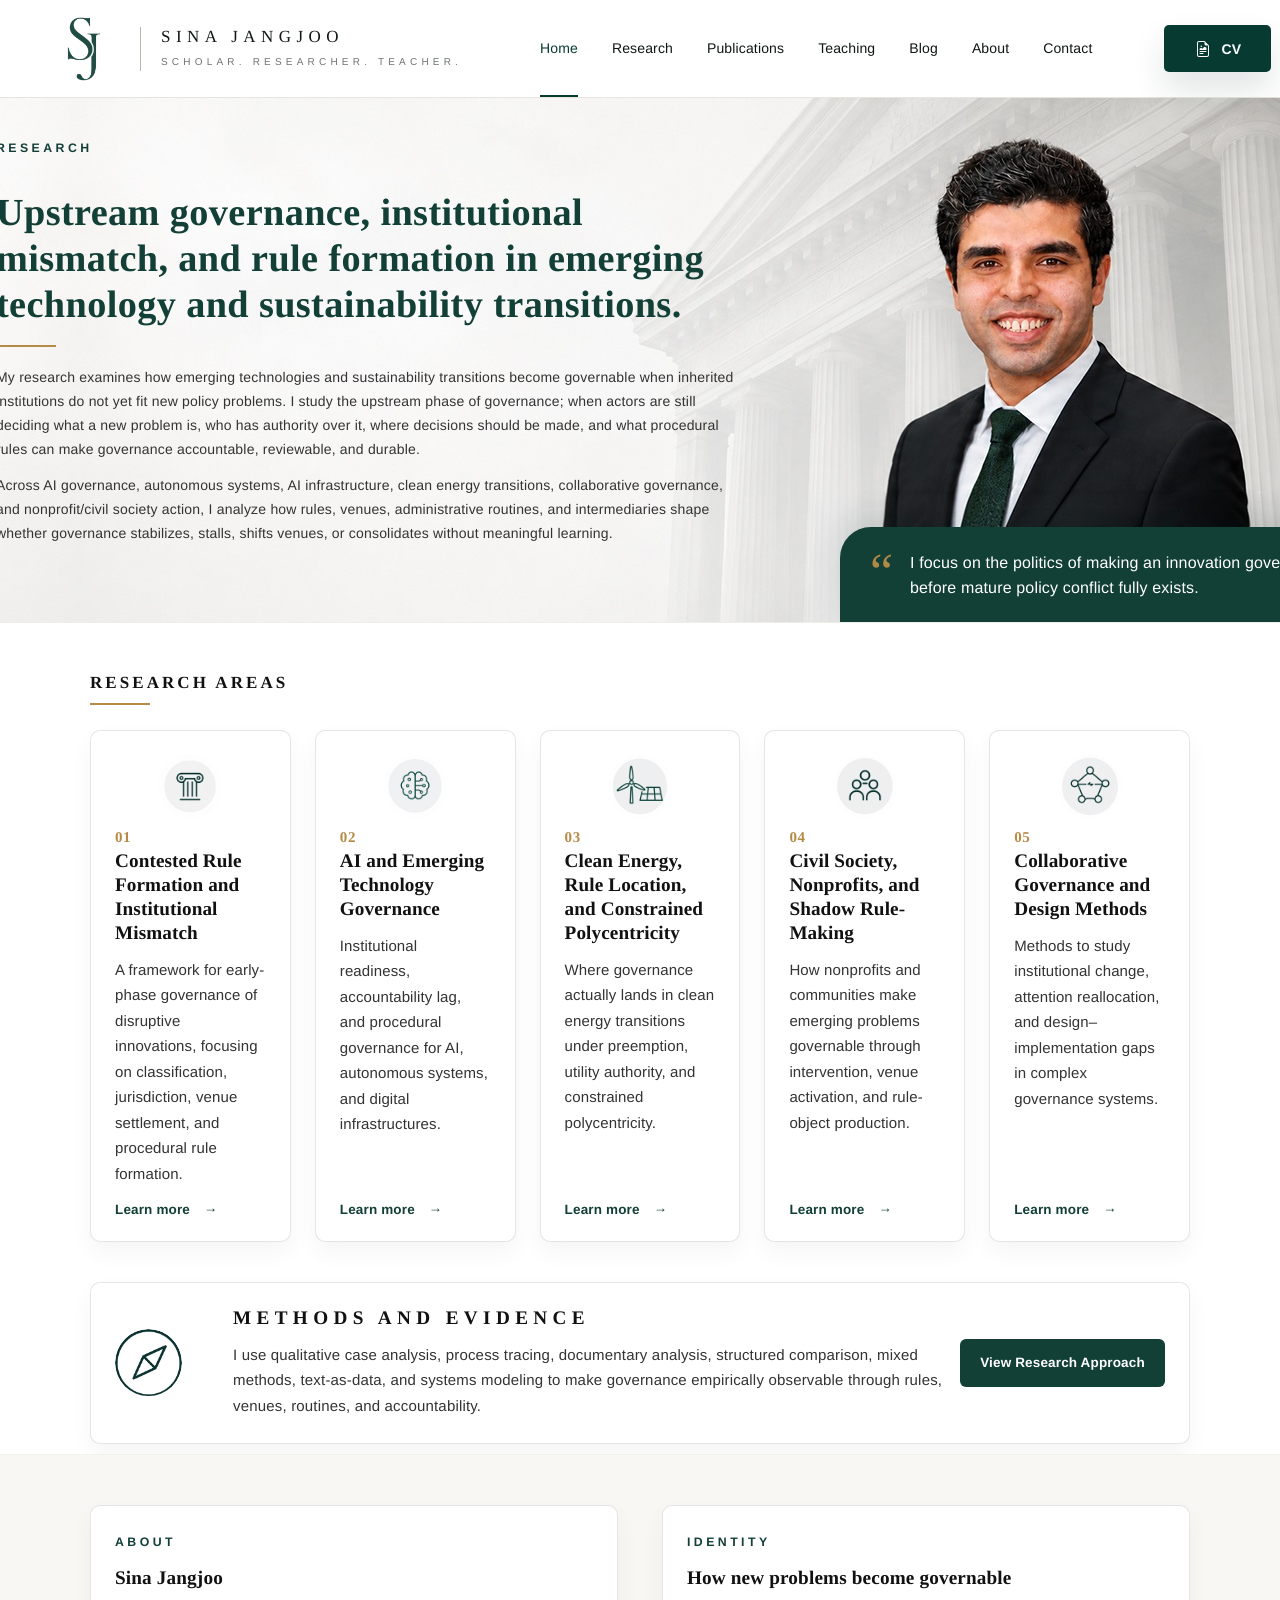
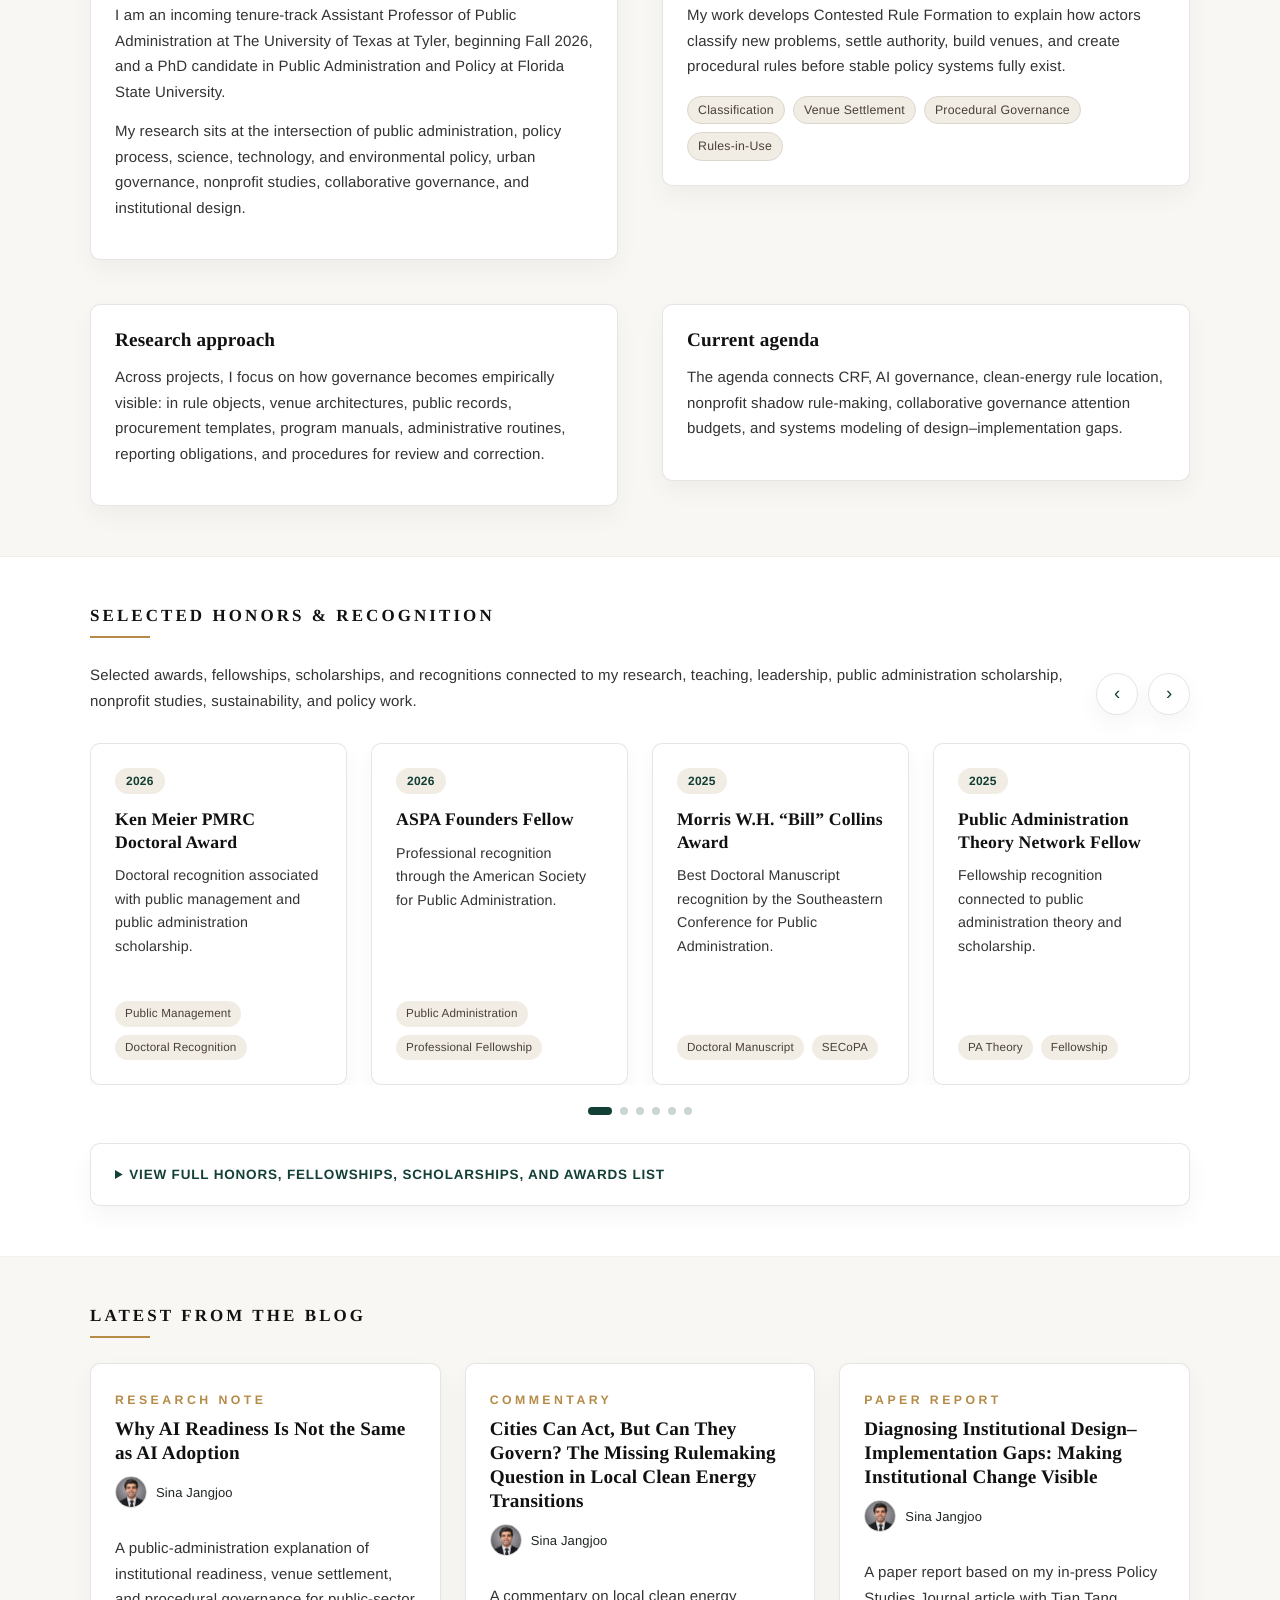
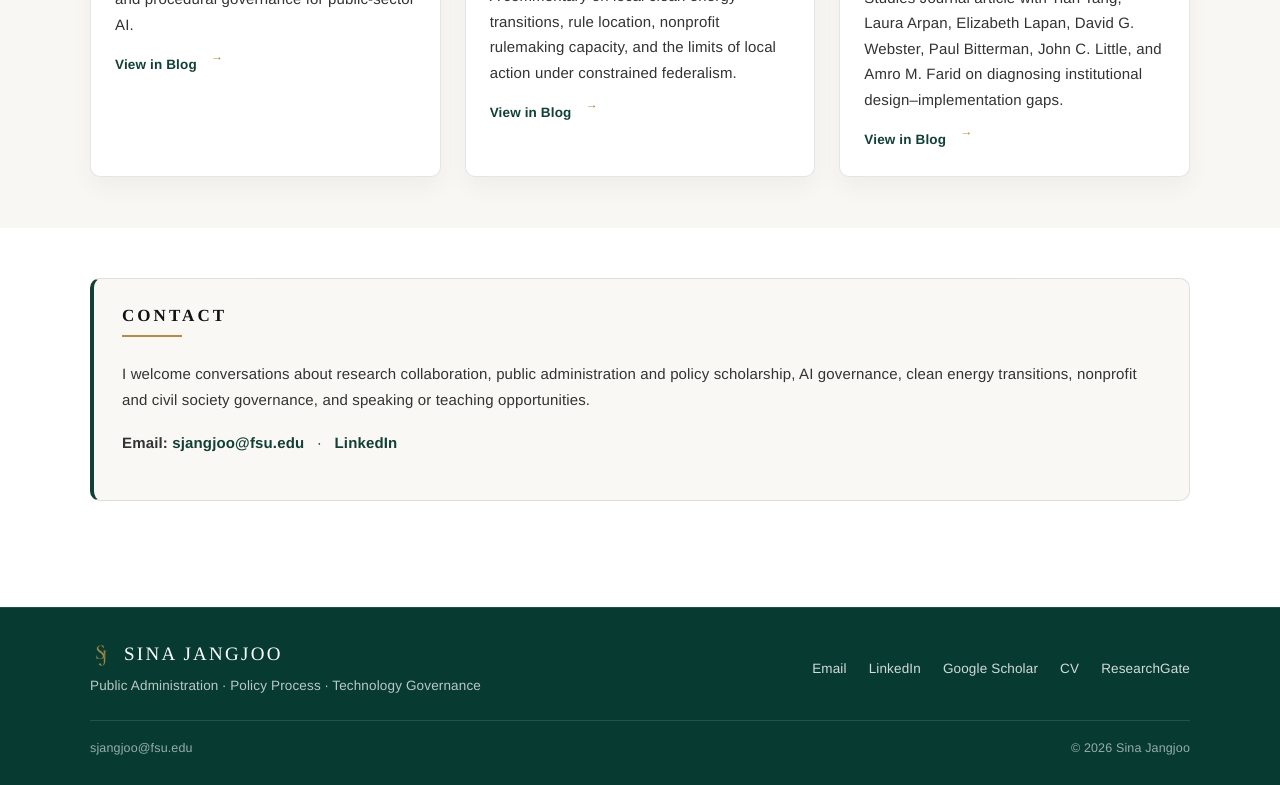
<file: index.html>
<!DOCTYPE html>
<html lang="en">
<head>
  <!-- Google tag (gtag.js) -->
  <script async src="https://www.googletagmanager.com/gtag/js?id=G-QTLJDKC5LB"></script>
  <script>
    window.dataLayer = window.dataLayer || [];
    function gtag(){dataLayer.push(arguments);}
    gtag("js", new Date());

    gtag("config", "G-QTLJDKC5LB");
  </script>
  
<script src="nav.js"></script>
<meta charset="utf-8">
<meta content="width=device-width, initial-scale=1" name="viewport">
<title>Sina Jangjoo | Public Administration and Policy</title>
<meta content="Sina Jangjoo is a public administration and policy scholar studying upstream governance, institutional mismatch, and contested rule formation." name="description">
<link rel="icon" type="image/png" href="images/icon.png">
<link rel="apple-touch-icon" href="images/icon.png">
<link rel="stylesheet" href="style.css">

<style>
  :root {
    --hero-image: url('images/hero-bg.jpg') !important;

    --text-main: #222222;
    --text-body: #333333;
    --text-muted: #5A5A5A;
    --heading-main: #111111;

    --accent-green: #123f36;
    --accent-gold: #b58b47;
    --accent-garnet: #782F40;
    --accent-slate: #4A5C61;

    --box-bg: #ffffff;
    --soft-bg: #FAF8F4;
    --soft-chip: #F1ECE4;
    --soft-border: rgba(0, 0, 0, 0.10);
    --box-radius: 10px;
    --box-shadow: 0 10px 24px rgba(0, 0, 0, 0.045);
  }

  body {
    color: var(--text-body);
  }

  .hero-copy .eyebrow,
  .copy-card .eyebrow,
  .note-card span {
    color: var(--accent-green);
    font-size: 0.82rem;
    font-weight: 700;
    letter-spacing: 0.28em;
    text-transform: uppercase;
    line-height: 1;
  }

  .hero-copy h1 {
    color: var(--accent-green);
    font-family: ui-serif, Georgia, Cambria, "Times New Roman", Times, serif;
    font-size: clamp(1.935rem, 3.6vw, 2.88rem);
    line-height: 1.16;
    letter-spacing: 0.01em;
    margin-top: 22px;
    margin-bottom: 22px;
  }

  .hero-copy p {
    color: var(--text-body);
    font-size: 1rem;
    line-height: 1.75;
    max-width: 820px;
  }

  .gold-line,
  .section-line {
    background: var(--accent-gold);
  }

  .quote-card {
    background: var(--accent-green);
    color: #ffffff;
    border-radius: var(--box-radius);
    box-shadow: var(--box-shadow);
  }

  .quote-card p {
    color: #ffffff;
    font-size: 1.02rem;
    line-height: 1.6;
  }

  .quote-mark {
    color: var(--accent-gold);
  }

  .section-title {
    color: var(--heading-main);
    font-family: ui-serif, Georgia, Cambria, "Times New Roman", Times, serif;
    letter-spacing: 0.18em;
  }

  .research-grid {
    display: grid;
    grid-template-columns: repeat(5, minmax(0, 1fr));
    gap: 24px;
  }

  .research-card,
  .copy-card,
  .note-card,
  .methods-band,
  .green-callout {
    border-radius: var(--box-radius) !important;
    border: 1px solid var(--soft-border);
    background: var(--box-bg);
    box-shadow: var(--box-shadow);
  }

  .research-card,
  .note-card {
    text-decoration: none;
    color: inherit;
    cursor: pointer;
    transition: transform 0.18s ease, box-shadow 0.18s ease, border-color 0.18s ease;
  }

  .research-card:hover,
  .note-card:hover {
    transform: translateY(-3px);
    border-color: rgba(18, 63, 54, 0.22);
    box-shadow: 0 14px 30px rgba(0, 0, 0, 0.07);
  }

  .research-card {
    padding: 24px;
  }

  .research-card .num {
    color: var(--accent-gold);
    font-family: ui-serif, Georgia, Cambria, "Times New Roman", Times, serif;
    font-size: 1rem;
    font-weight: 600;
    letter-spacing: 0.04em;
    margin-bottom: 4px;
  }

  .research-card h3,
  .methods-band h3,
  .copy-card h3,
  .note-card h3 {
    color: var(--heading-main);
    font-family: ui-serif, Georgia, Cambria, "Times New Roman", Times, serif;
    font-size: 1.28rem;
    line-height: 1.25;
    margin-top: 0;
    margin-bottom: 12px;
  }

  .research-card p,
  .methods-band p,
  .copy-card p,
  .note-card p,
  .green-callout p {
    color: var(--text-body);
    font-size: 1rem;
    line-height: 1.7;
  }

  .research-card .learn,
  .learn {
    color: var(--accent-green);
    font-weight: 700;
    text-decoration: none;
  }

  .research-card:hover .learn,
  .note-card:hover .learn,
  .learn:hover {
    text-decoration: underline;
  }

  .icon-wrap {
    background: rgba(18, 63, 54, 0.06);
  }

  .methods-band {
    margin-top: 40px;
    padding: 24px;
  }

  .btn {
    background: var(--accent-green);
    color: #ffffff;
    border-radius: 6px;
    font-weight: 700;
    text-decoration: none;
  }

  .btn:hover {
    background: #0d3029;
  }

  .copy-card {
    padding: 24px;
  }

  .concept-strip {
    display: flex;
    flex-wrap: wrap;
    gap: 8px;
    margin-top: 16px;
  }

  .concept-strip span {
    display: inline-block;
    padding: 7px 10px;
    border-radius: 999px;
    background: var(--soft-chip);
    color: #4a4038;
    font-size: 0.82rem;
    line-height: 1;
    font-weight: 500;
  }

  .notes-grid {
    display: grid;
    grid-template-columns: repeat(3, minmax(0, 1fr));
    gap: 24px;
  }

  .note-card {
    padding: 24px;
    display: block;
  }

  .note-card span {
    display: inline-block;
    color: var(--accent-gold);
    margin-bottom: 12px;
  }

  .note-card .learn {
    display: inline-flex;
    gap: 14px;
    align-items: center;
    line-height: 1;
  }

  .green-callout {
    background: var(--soft-bg);
    border-left: 4px solid var(--accent-green);
    padding: 28px;
    box-shadow: none;
  }

  .green-callout h2 {
    margin-top: 0;
  }

  .green-callout a {
    color: var(--accent-green);
    font-weight: 700;
    text-decoration: none;
  }

  .green-callout a:hover {
    text-decoration: underline;
  }

  @media (max-width: 1100px) {
    .research-grid {
      grid-template-columns: repeat(2, minmax(0, 1fr));
    }

    .notes-grid {
      grid-template-columns: 1fr;
    }
  }

  @media (max-width: 700px) {
    .research-grid {
      grid-template-columns: 1fr;
    }

    .hero-copy h1 {
      font-size: 2rem;
    }

    .research-card h3,
    .methods-band h3,
    .copy-card h3,
    .note-card h3 {
      font-size: 1.18rem;
    }
  }
</style>
</head>

<body>

<main-nav active-page="home"></main-nav>

<main>
<section aria-label="Research hero" class="hero">
<div class="hero-inner">
<div class="hero-copy">
<span class="eyebrow">Research</span>
<h1>Upstream governance, institutional mismatch, and rule formation in emerging technology and sustainability transitions.</h1>
<div class="gold-line"></div>
<p style="font-size: 95%;">My research examines how emerging technologies and sustainability transitions become governable when inherited institutions do not yet fit new policy problems. I study the upstream phase of governance; when actors are still deciding what a new problem is, who has authority over it, where decisions should be made, and what procedural rules can make governance accountable, reviewable, and durable.</p>
<p>Across AI governance, autonomous systems, AI infrastructure, clean energy transitions, collaborative governance, and nonprofit/civil society action, I analyze how rules, venues, administrative routines, and intermediaries shape whether governance stabilizes, stalls, shifts venues, or consolidates without meaningful learning.</p>
</div>
<div class="quote-card"><span class="quote-mark">“</span><p>I focus on the politics of making an innovation governable before mature policy conflict fully exists.</p></div>
</div>
</section>


<section class="section research-top" id="research">
  <h2 class="section-title">Research Areas</h2>
  <div class="section-line"></div>

  <div class="research-grid">

    <a class="research-card" href="research.html#crf" aria-label="Learn more about Contested Rule Formation and Institutional Mismatch">
      <div class="icon-wrap">
        <img alt="Contested rule formation icon" decoding="async" draggable="false" loading="eager" src="images/extracted_icon_2.png">
      </div>
      <div class="num">01</div>
      <h3>Contested Rule Formation and Institutional Mismatch</h3>
      <p>A framework for early-phase governance of disruptive innovations, focusing on classification, jurisdiction, venue settlement, and procedural rule formation.</p>
      <span class="learn">Learn more <span>→</span></span>
    </a>

    <a class="research-card" href="research.html#ai" aria-label="Learn more about AI and Emerging Technology Governance">
      <div class="icon-wrap">
        <img alt="AI and technology governance icon" decoding="async" draggable="false" loading="eager" src="images/extracted_icon_3.png">
      </div>
      <div class="num">02</div>
      <h3>AI and Emerging Technology Governance</h3>
      <p>Institutional readiness, accountability lag, and procedural governance for AI, autonomous systems, and digital infrastructures.</p>
      <span class="learn">Learn more <span>→</span></span>
    </a>

    <a class="research-card" href="research.html#energy" aria-label="Learn more about Clean Energy, Rule Location, and Constrained Polycentricity">
      <div class="icon-wrap">
        <img alt="Clean energy governance icon" decoding="async" draggable="false" loading="eager" src="images/extracted_icon_4.png">
      </div>
      <div class="num">03</div>
      <h3>Clean Energy, Rule Location, and Constrained Polycentricity</h3>
      <p>Where governance actually lands in clean energy transitions under preemption, utility authority, and constrained polycentricity.</p>
      <span class="learn">Learn more <span>→</span></span>
    </a>

    <a class="research-card" href="research.html#nonprofits" aria-label="Learn more about Civil Society, Nonprofits, and Shadow Rule-Making">
      <div class="icon-wrap">
        <img alt="Civil society and nonprofits icon" decoding="async" draggable="false" loading="eager" src="images/extracted_icon_5.png">
      </div>
      <div class="num">04</div>
      <h3>Civil Society, Nonprofits, and Shadow Rule-Making</h3>
      <p>How nonprofits and communities make emerging problems governable through intervention, venue activation, and rule-object production.</p>
      <span class="learn">Learn more <span>→</span></span>
    </a>

    <a class="research-card" href="research.html#methods-grid" aria-label="Learn more about Collaborative Governance and Design Methods">
      <div class="icon-wrap">
        <img alt="Collaborative governance icon" decoding="async" draggable="false" loading="eager" src="images/extracted_icon_6.png">
      </div>
      <div class="num">05</div>
      <h3>Collaborative Governance and Design Methods</h3>
      <p>Methods to study institutional change, attention reallocation, and design–implementation gaps in complex governance systems.</p>
      <span class="learn">Learn more <span>→</span></span>
    </a>

  </div>

  <div class="methods-band" id="methods">
    <div class="icon-wrap">
      <img alt="Methods and evidence compass icon" decoding="async" draggable="false" loading="eager" src="images/extracted_icon_7.png">
    </div>
    <div>
      <h3>Methods and Evidence</h3>
      <p>I use qualitative case analysis, process tracing, documentary analysis, structured comparison, mixed methods, text-as-data, and systems modeling to make governance empirically observable through rules, venues, routines, and accountability.</p>
    </div>
    <a class="btn" href="research.html#approach">View Research Approach</a>
  </div>
</section>

<section class="light-block" id="about">
  <div class="section block two-col">
    
    <div class="copy-card">
      <span class="eyebrow">About</span>
      <h3>Sina Jangjoo</h3>
      <p>I am an incoming tenure-track Assistant Professor of Public Administration at The University of Texas at Tyler, beginning Fall 2026, and a PhD candidate in Public Administration and Policy at Florida State University.</p>
      <p>My research sits at the intersection of public administration, policy process, science, technology, and environmental policy, urban governance, nonprofit studies, collaborative governance, and institutional design.</p>
    </div>

    <div class="copy-card">
      <span class="eyebrow">Identity</span>
      <h3>How new problems become governable</h3>
      <p>My work develops Contested Rule Formation to explain how actors classify new problems, settle authority, build venues, and create procedural rules before stable policy systems fully exist.</p>
      <div class="concept-strip">
        <span>Classification</span>
        <span>Venue Settlement</span>
        <span>Procedural Governance</span>
        <span>Rules-in-Use</span>
      </div>
    </div>

    <div class="copy-card">
      <h3>Research approach</h3>
      <p>Across projects, I focus on how governance becomes empirically visible: in rule objects, venue architectures, public records, procurement templates, program manuals, administrative routines, reporting obligations, and procedures for review and correction.</p>
    </div>

    <div class="copy-card">
      <h3>Current agenda</h3>
      <p>The agenda connects CRF, AI governance, clean-energy rule location, nonprofit shadow rule-making, collaborative governance attention budgets, and systems modeling of design–implementation gaps.</p>
    </div>

  </div>
  </section>
  
  <section class="section block honors-section" id="honors">
  <h2 class="section-title">Selected Honors &amp; Recognition</h2>
  <div class="section-line"></div>

  <div class="honors-head">
    <p class="honors-intro">
      Selected awards, fellowships, scholarships, and recognitions connected to my research,
      teaching, leadership, public administration scholarship, nonprofit studies, sustainability,
      and policy work.
    </p>

    <div class="honors-controls" aria-label="Honors carousel controls">
      <button class="honors-control honors-prev" type="button" aria-label="Previous honors">‹</button>
      <button class="honors-control honors-next" type="button" aria-label="Next honors">›</button>
    </div>
  </div>

  <div class="honors-carousel" data-honors-carousel>
    <div class="honors-carousel-viewport">
      <div class="honors-track">

        <article class="honor-card">
          <span class="honor-year">2026</span>
          <h3>Ken Meier PMRC Doctoral Award</h3>
          <p>Doctoral recognition associated with public management and public administration scholarship.</p>
          <div class="honor-tag-row">
            <span>Public Management</span>
            <span>Doctoral Recognition</span>
          </div>
        </article>

        <article class="honor-card">
          <span class="honor-year">2026</span>
          <h3>ASPA Founders Fellow</h3>
          <p>Professional recognition through the American Society for Public Administration.</p>
          <div class="honor-tag-row">
            <span>Public Administration</span>
            <span>Professional Fellowship</span>
          </div>
        </article>

        <article class="honor-card">
          <span class="honor-year">2025</span>
          <h3>Morris W.H. “Bill” Collins Award</h3>
          <p>Best Doctoral Manuscript recognition by the Southeastern Conference for Public Administration.</p>
          <div class="honor-tag-row">
            <span>Doctoral Manuscript</span>
            <span>SECoPA</span>
          </div>
        </article>

        <article class="honor-card">
          <span class="honor-year">2025</span>
          <h3>Public Administration Theory Network Fellow</h3>
          <p>Fellowship recognition connected to public administration theory and scholarship.</p>
          <div class="honor-tag-row">
            <span>PA Theory</span>
            <span>Fellowship</span>
          </div>
        </article>

        <article class="honor-card">
          <span class="honor-year">2025–2026</span>
          <h3>AASHE Mentorship &amp; Peer Collaboration Program</h3>
          <p>Recognition connected to sustainability higher education, mentorship, and professional collaboration.</p>
          <div class="honor-tag-row">
            <span>Sustainability</span>
            <span>Mentorship</span>
          </div>
        </article>

        <article class="honor-card">
          <span class="honor-year">2025</span>
          <h3>ARNOVA Teaching Section Research Grant Award</h3>
          <p>Research grant award connected to nonprofit studies, teaching, and public service scholarship.</p>
          <div class="honor-tag-row">
            <span>Nonprofit Studies</span>
            <span>Research Grant</span>
          </div>
        </article>

        <article class="honor-card">
          <span class="honor-year">2025</span>
          <h3>FSU Graduate School Student Leadership Pursuit Award</h3>
          <p>Graduate leadership recognition from Florida State University.</p>
          <div class="honor-tag-row">
            <span>Leadership</span>
            <span>FSU</span>
          </div>
        </article>

        <article class="honor-card">
          <span class="honor-year">2024</span>
          <h3>ARNOVA Graduate Diversity Scholarship</h3>
          <p>Graduate scholarship recognition from the Association for Research on Nonprofit Organizations and Voluntary Action.</p>
          <div class="honor-tag-row">
            <span>ARNOVA</span>
            <span>Graduate Scholarship</span>
          </div>
        </article>

        <article class="honor-card">
          <span class="honor-year">2023, 2024</span>
          <h3>Sustainability Fellowship</h3>
          <p>Fellowship through FSU Sustainable Campus supporting sustainability-related work.</p>
          <div class="honor-tag-row">
            <span>Sustainability</span>
            <span>FSU</span>
          </div>
        </article>

      </div>
    </div>

    <div class="honors-dots" aria-label="Honors carousel position"></div>
  </div>

  <details class="honors-full">
    <summary>View full honors, fellowships, scholarships, and awards list</summary>

    <ul class="honors-full-list">
      <li>
        <strong>Ken Meier PMRC Doctoral Award</strong>
        <span class="year">2026</span>
      </li>

      <li>
        <strong>Raul DeGuzman Award for Outstanding Doctoral Seminar Paper, Florida State University</strong>
        <span class="year">2026</span>
      </li>

      <li>
        <strong>ASPA Founders Fellow</strong>
        <span class="year">2026</span>
      </li>

      <li>
        <strong>AASHE Mentorship &amp; Peer Collaboration Program</strong>
        <span class="year">2025–2026</span>
      </li>

      <li>
        <strong>Morris W.H. “Bill” Collins Award for Best Doctoral Manuscript, Southeastern Conference for Public Administration</strong>
        <span class="year">2025</span>
      </li>

      <li>
        <strong>APPAM Conference Scholarship</strong>
        <span class="year">2025</span>
      </li>

      <li>
        <strong>ARNOVA Critical Perspectives Section Conference Scholarship</strong>
        <span class="year">2025</span>
      </li>

      <li>
        <strong>ARNOVA Teaching Section Research Grant Award</strong>
        <span class="year">2025</span>
      </li>

      <li>
        <strong>Public Administration Theory Network Fellow</strong>
        <span class="year">2025</span>
      </li>

      <li>
        <strong>Florida State University Graduate School Student Leadership Pursuit Award</strong>
        <span class="year">2025</span>
      </li>

      <li>
        <strong>ASPA Nonprofit Section Conference Scholarship</strong>
        <span class="year">2025</span>
      </li>

      <li>
        <strong>ARNOVA Three-Minute Dissertation Competition Award</strong>
        <span class="year">2024</span>
      </li>

      <li>
        <strong>ARNOVA Graduate Diversity Scholarship</strong>
        <span class="year">2024</span>
      </li>

      <li>
        <strong>Sustainability Fellowship, FSU Sustainable Campus</strong>
        <span class="year">Fall 2023, Fall 2024</span>
      </li>

      <li>
        <strong>Best Student Technology Policy Journal, Fanavar, 12th National Students’ Publications Festival</strong>
        <span class="year">2021</span>
      </li>

      <li>
        <strong>National Outstanding Student Organization Award, National Student Organizations Festival</strong>
        <span class="year">2018, 2019</span>
      </li>

      <li>
        <strong>Best Student Urban Policy Journal, Haft, and Best Paper, 11th National Students’ Publications Festival</strong>
        <span class="year">2019</span>
      </li>

      <li>
        <strong>National Outstanding Student Award, Iran’s Presidential Office</strong>
        <span class="year">2018</span>
      </li>

      <li>
        <strong>National Honor Society / Elites Foundation Scholarship</strong>
        <span class="year">2018</span>
      </li>
    </ul>
  </details>
</section>
  
<section class="light-block" id="latest-blog">
  <div class="section block">

    <h2 class="section-title">Latest from the Blog</h2>
    <div class="section-line"></div>

    <div class="notes-grid" id="home-latest-posts"></div>

  </div>
</section>

<section class="section block" id="contact">
  <div class="green-callout">
    
    <h2 class="section-title">Contact</h2>
    <div class="section-line"></div>
    
    <p>I welcome conversations about research collaboration, public administration and policy scholarship, AI governance, clean energy transitions, nonprofit and civil society governance, and speaking or teaching opportunities.</p>
    <p style="margin-top:18px">
      <strong>Email:</strong> <a href="mailto:sjangjoo@fsu.edu">sjangjoo@fsu.edu</a> &nbsp; · &nbsp; 
      <a href="https://www.linkedin.com/in/sina-jangjoo/" target="_blank" rel="noopener noreferrer">LinkedIn</a>
    </p>

  </div>
</section>

</main>

<site-footer></site-footer>
<script src="site-footer.js"></script>
<script src="blog-data.js"></script>
<script src="blog-components.js"></script>
<script>
  SJBlog.renderLatest("home-latest-posts", 3, "home");
</script>

<script>
  (function () {
    const carousels = document.querySelectorAll("[data-honors-carousel]");

    carousels.forEach((carousel) => {
      const track = carousel.querySelector(".honors-track");
      const slides = Array.from(carousel.querySelectorAll(".honor-card"));
      const dotsWrap = carousel.querySelector(".honors-dots");
      const prevButton = document.querySelector(".honors-prev");
      const nextButton = document.querySelector(".honors-next");

      let index = 0;
      let visibleCount = getVisibleCount();
      let autoSlide = null;

      function getVisibleCount() {
        if (window.innerWidth <= 700) return 1;
        if (window.innerWidth <= 1100) return 2;
        return 4;
      }

      function getGap() {
        const styles = window.getComputedStyle(track);
        return parseFloat(styles.columnGap || styles.gap || 24);
      }

      function getSlideDistance() {
        const slideWidth = slides[0].getBoundingClientRect().width;
        return slideWidth + getGap();
      }

      function getMaxIndex() {
        return Math.max(0, slides.length - visibleCount);
      }

      function buildDots() {
        dotsWrap.innerHTML = "";
        const totalDots = getMaxIndex() + 1;

        for (let i = 0; i < totalDots; i++) {
          const dot = document.createElement("button");
          dot.type = "button";
          dot.className = "honors-dot";
          dot.setAttribute("aria-label", "Go to honors slide " + (i + 1));
          dot.addEventListener("click", () => {
            index = i;
            updateCarousel();
            restartAutoSlide();
          });
          dotsWrap.appendChild(dot);
        }
      }

      function updateDots() {
        const dots = Array.from(dotsWrap.querySelectorAll(".honors-dot"));
        dots.forEach((dot, i) => {
          dot.classList.toggle("active", i === index);
        });
      }

      function updateCarousel() {
        const maxIndex = getMaxIndex();

        if (index > maxIndex) index = 0;
        if (index < 0) index = maxIndex;

        const distance = getSlideDistance();
        track.style.transform = "translateX(" + (-index * distance) + "px)";
        updateDots();
      }

      function nextSlide() {
        index = index >= getMaxIndex() ? 0 : index + 1;
        updateCarousel();
      }

      function prevSlide() {
        index = index <= 0 ? getMaxIndex() : index - 1;
        updateCarousel();
      }

      function startAutoSlide() {
        const reduceMotion = window.matchMedia("(prefers-reduced-motion: reduce)").matches;
        if (reduceMotion) return;

        stopAutoSlide();
        autoSlide = window.setInterval(nextSlide, 3600);
      }

      function stopAutoSlide() {
        if (autoSlide) {
          window.clearInterval(autoSlide);
          autoSlide = null;
        }
      }

      function restartAutoSlide() {
        stopAutoSlide();
        startAutoSlide();
      }

      nextButton.addEventListener("click", () => {
        nextSlide();
        restartAutoSlide();
      });

      prevButton.addEventListener("click", () => {
        prevSlide();
        restartAutoSlide();
      });

      carousel.addEventListener("mouseenter", stopAutoSlide);
      carousel.addEventListener("mouseleave", startAutoSlide);
      carousel.addEventListener("focusin", stopAutoSlide);
      carousel.addEventListener("focusout", startAutoSlide);

      window.addEventListener("resize", () => {
        const newVisibleCount = getVisibleCount();

        if (newVisibleCount !== visibleCount) {
          visibleCount = newVisibleCount;
          index = 0;
          buildDots();
        }

        updateCarousel();
      });

      buildDots();
      updateCarousel();
      startAutoSlide();
    });
  })();
</script>

</body>
</html>
</file>
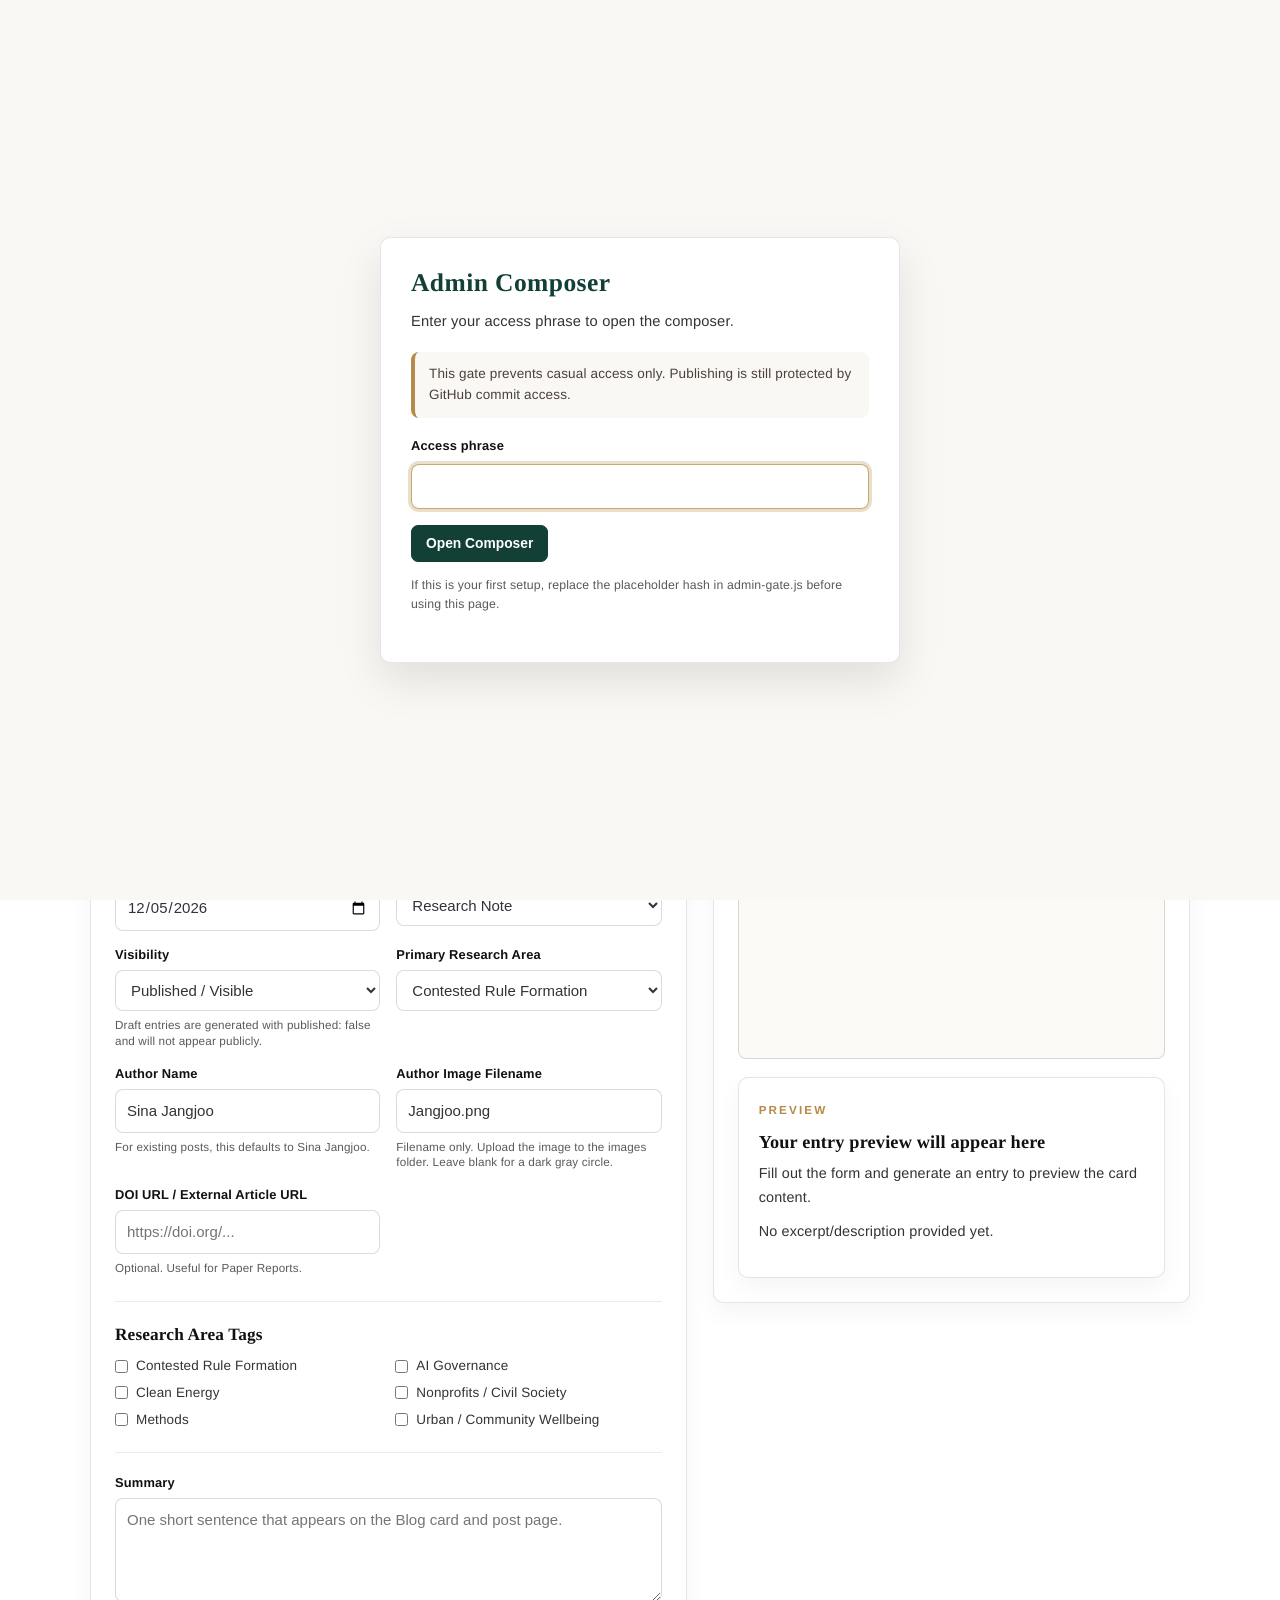
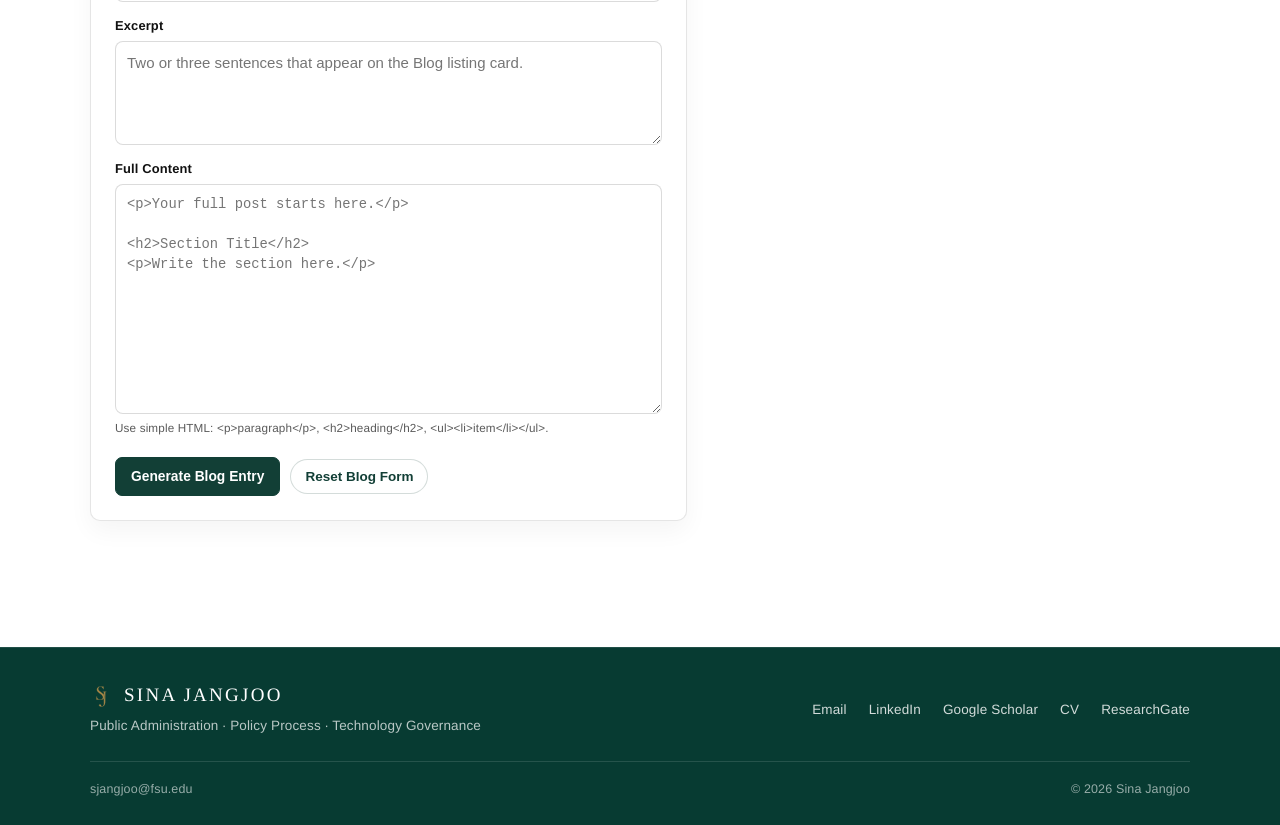
<file: admin-composer.html>
<!DOCTYPE html>
<html lang="en">
<head>
  <meta charset="utf-8">
  <meta name="robots" content="noindex, nofollow">
  <meta name="viewport" content="width=device-width, initial-scale=1">

  <title>Admin Composer | Sina Jangjoo</title>
  <meta name="description" content="Private content composer for Sina Jangjoo website entries.">

  <script src="nav.js"></script>
  <script src="admin-gate.js"></script>

  <link rel="icon" type="image/png" href="images/icon.png">
  <link rel="apple-touch-icon" href="images/icon.png">
  <link rel="stylesheet" href="style.css">

  <style>
    :root {
      --text-main: #222222;
      --text-body: #333333;
      --text-muted: #5A5A5A;
      --heading-main: #111111;

      --accent-green: #123f36;
      --accent-gold: #b58b47;
      --accent-garnet: #782F40;
      --accent-slate: #4A5C61;

      --box-bg: #ffffff;
      --soft-bg: #FAF8F4;
      --soft-chip: #F1ECE4;
      --soft-border: rgba(0, 0, 0, 0.10);
      --box-radius: 10px;
      --box-shadow: 0 10px 24px rgba(0, 0, 0, 0.045);
    }

    body {
      color: var(--text-body);
      background: #ffffff;
    }

    .admin-wrap {
      padding-top: 120px;
      padding-bottom: 70px;
    }

    .admin-header {
      max-width: 980px;
      margin-bottom: 30px;
    }

    .admin-header p {
      max-width: 920px;
      color: var(--text-body);
      font-size: 1.05rem;
      line-height: 1.75;
      margin: 0 0 16px 0;
    }

    .security-note {
      background: var(--soft-bg);
      border-left: 4px solid var(--accent-green);
      border-top: 1px solid rgba(18, 63, 54, 0.12);
      border-right: 1px solid rgba(18, 63, 54, 0.12);
      border-bottom: 1px solid rgba(18, 63, 54, 0.12);
      border-radius: var(--box-radius);
      padding: 18px 20px;
      margin-top: 20px;
      color: var(--text-body);
      font-size: 0.96rem;
      line-height: 1.65;
    }

    .security-note strong {
      color: var(--accent-green);
    }

    .admin-layout {
      display: grid;
      grid-template-columns: minmax(0, 1fr) minmax(360px, 0.8fr);
      gap: 26px;
      align-items: start;
    }

    .panel {
      background: var(--box-bg);
      border: 1px solid var(--soft-border);
      border-radius: var(--box-radius);
      box-shadow: var(--box-shadow);
      padding: 24px;
    }

    .panel h2,
    .panel h3 {
      margin-top: 0;
      color: var(--heading-main);
      font-family: ui-serif, Georgia, Cambria, "Times New Roman", Times, serif;
      line-height: 1.25;
    }

    .panel h2 {
      font-size: 1.45rem;
      margin-bottom: 14px;
    }

    .panel h3 {
      font-size: 1.15rem;
      margin-bottom: 12px;
    }

    .tab-row {
      display: flex;
      flex-wrap: wrap;
      gap: 10px;
      margin-bottom: 22px;
    }

    .tab-button,
    .small-button,
    .copy-button {
      border: 1px solid rgba(18, 63, 54, 0.18);
      background: #ffffff;
      color: var(--accent-green);
      border-radius: 999px;
      padding: 9px 14px;
      font-size: 0.9rem;
      font-weight: 700;
      cursor: pointer;
      transition: background 0.18s ease, color 0.18s ease, border-color 0.18s ease;
    }

    .tab-button:hover,
    .tab-button.active,
    .small-button:hover,
    .copy-button:hover {
      background: var(--accent-green);
      color: #ffffff;
      border-color: var(--accent-green);
    }

    .form-section {
      display: none;
    }

    .form-section.active {
      display: block;
    }

    .field-grid {
      display: grid;
      grid-template-columns: repeat(2, minmax(0, 1fr));
      gap: 16px;
    }

    .field-grid.full {
      grid-template-columns: 1fr;
    }

    .field {
      display: flex;
      flex-direction: column;
      gap: 7px;
    }

    .field label {
      color: var(--heading-main);
      font-size: 0.86rem;
      font-weight: 700;
      line-height: 1.25;
    }

    .field small {
      color: var(--text-muted);
      font-size: 0.78rem;
      line-height: 1.35;
    }

    input,
    select,
    textarea {
      width: 100%;
      border: 1px solid rgba(0, 0, 0, 0.14);
      border-radius: 8px;
      padding: 10px 11px;
      color: var(--text-body);
      background: #ffffff;
      font: inherit;
      line-height: 1.45;
    }

    textarea {
      min-height: 104px;
      resize: vertical;
    }

    textarea.large {
      min-height: 230px;
      font-family: Consolas, Monaco, "Courier New", monospace;
      font-size: 0.92rem;
    }

    input:focus,
    select:focus,
    textarea:focus {
      outline: 3px solid rgba(181, 139, 71, 0.28);
      border-color: rgba(181, 139, 71, 0.75);
    }

    .checkbox-grid {
      display: grid;
      grid-template-columns: repeat(2, minmax(0, 1fr));
      gap: 9px 14px;
      margin-top: 5px;
    }

    .check-item {
      display: flex;
      align-items: center;
      gap: 8px;
      color: var(--text-body);
      font-size: 0.9rem;
      line-height: 1.3;
    }

    .check-item input {
      width: auto;
      margin: 0;
    }

    .divider {
      width: 60px;
      height: 2px;
      background: var(--accent-gold);
      margin: 18px 0 22px;
    }

    .form-block {
      margin-top: 24px;
      padding-top: 22px;
      border-top: 1px solid rgba(0, 0, 0, 0.08);
    }

    .button-row {
      display: flex;
      align-items: center;
      flex-wrap: wrap;
      gap: 10px;
      margin-top: 20px;
    }

    .primary-button {
      border: 1px solid var(--accent-green);
      background: var(--accent-green);
      color: #ffffff;
      border-radius: 7px;
      padding: 11px 15px;
      font-size: 0.92rem;
      font-weight: 700;
      cursor: pointer;
      transition: background 0.18s ease, transform 0.18s ease;
    }

    .primary-button:hover {
      background: #0d3029;
      transform: translateY(-1px);
    }

    .output-box {
      width: 100%;
      min-height: 470px;
      border: 1px solid rgba(0, 0, 0, 0.14);
      border-radius: 8px;
      padding: 14px;
      background: #fbfaf7;
      color: #202523;
      font-family: Consolas, Monaco, "Courier New", monospace;
      font-size: 0.86rem;
      line-height: 1.55;
      white-space: pre;
      overflow: auto;
    }

    .preview-card {
      margin-top: 18px;
      border: 1px solid var(--soft-border);
      border-radius: var(--box-radius);
      background: #ffffff;
      box-shadow: var(--box-shadow);
      padding: 20px;
    }

    .preview-type {
      display: inline-block;
      color: var(--accent-gold);
      font-size: 0.78rem;
      font-weight: 700;
      letter-spacing: 0.18em;
      text-transform: uppercase;
      margin-bottom: 10px;
    }

    .preview-card h3 {
      margin: 0 0 10px 0;
      color: var(--heading-main);
      font-family: ui-serif, Georgia, Cambria, "Times New Roman", Times, serif;
      font-size: 1.22rem;
      line-height: 1.25;
    }

    .preview-card p {
      margin: 0 0 10px 0;
      color: var(--text-body);
      font-size: 0.96rem;
      line-height: 1.65;
    }

    .preview-author {
      display: inline-flex;
      align-items: center;
      gap: 9px;
      margin: 0 0 12px 0;
      color: var(--text-muted);
      font-size: 0.88rem;
      font-weight: 700;
    }

    .preview-author-avatar {
      width: 30px;
      height: 30px;
      border-radius: 999px;
      border: 1px solid #d6d6d6;
      background: #555555;
      object-fit: cover;
      object-position: center;
      box-sizing: border-box;
    }

    .chip-row {
      display: flex;
      flex-wrap: wrap;
      gap: 8px;
      margin-top: 12px;
    }

    .chip {
      display: inline-flex;
      align-items: center;
      border-radius: 999px;
      background: var(--soft-chip);
      color: #4a4038;
      padding: 6px 9px;
      font-size: 0.78rem;
      font-weight: 700;
      line-height: 1;
    }

    .status-line {
      margin-top: 10px;
      color: var(--text-muted);
      font-size: 0.84rem;
      line-height: 1.45;
    }

    .status-line.good {
      color: var(--accent-green);
      font-weight: 700;
    }

    .status-line.bad {
      color: var(--accent-garnet);
      font-weight: 700;
    }

    .hidden {
      display: none !important;
    }

    @media (max-width: 1100px) {
      .admin-layout {
        grid-template-columns: 1fr;
      }

      .output-box {
        min-height: 360px;
      }
    }

    @media (max-width: 760px) {
      .admin-wrap {
        padding-top: 80px;
      }

      .field-grid,
      .checkbox-grid {
        grid-template-columns: 1fr;
      }

      .panel {
        padding: 20px;
      }
    }
  </style>
</head>

<body>

<main-nav active-page=""></main-nav>

<main>
  <section class="section block admin-wrap">
    <div class="admin-header">
      <h1 class="section-title">Admin Composer</h1>
      <div class="section-line"></div>

      <p>This page helps you create clean entries for the Blog and Publications sections without manually writing JavaScript objects.</p>

      <div class="security-note">
        <strong>Security note:</strong> this page does not publish anything to the website. It only generates copy-ready code. A visitor who finds this page can fill the form, but cannot change your live website unless they also have access to your GitHub repository and can commit changes.
      </div>
    </div>

    <div class="admin-layout">
      <section class="panel">
        <div class="tab-row" aria-label="Composer type">
          <button class="tab-button active" type="button" data-target="blog-form">Blog Entry</button>
          <button class="tab-button" type="button" data-target="publication-form">Publication Entry</button>
        </div>

        <div id="blog-form" class="form-section active">
          <h2>Blog Entry Composer</h2>
          <p class="status-line">Use this for research notes, commentaries, Paper Reports, and public media entries.</p>
          <div class="divider"></div>

          <div class="form-block" style="margin-top: 0; padding-top: 0; border-top: 0;">
            <h3>Edit Existing Blog Entry</h3>
            <div class="field-grid">
              <div class="field">
                <label for="blog-existing-select">Load existing Blog entry</label>
                <select id="blog-existing-select">
                  <option value="">Choose an existing Blog entry...</option>
                </select>
                <small>This loads the current entry into the form so you can revise it.</small>
              </div>

              <div class="field">
                <label>&nbsp;</label>
                <button class="small-button" type="button" id="load-blog-existing">Load Selected Blog Entry</button>
                <small>After revising, copy the generated object and replace the old one in blog-data.js.</small>
              </div>
            </div>
          </div>

          <div class="field-grid">
            <div class="field">
              <label for="blog-title">Title</label>
              <input id="blog-title" type="text" placeholder="AI Governance Is Institutional Governance">
            </div>

            <div class="field">
              <label for="blog-id">Slug / ID</label>
              <input id="blog-id" type="text" placeholder="ai-governance-is-institutional-governance">
              <small>Auto-generated from title, but you can revise it.</small>
            </div>

            <div class="field">
              <label for="blog-date">Date</label>
              <input id="blog-date" type="date">
            </div>

            <div class="field">
              <label for="blog-type">Type</label>
              <select id="blog-type">
                <option value="research-note" data-label="Research Note">Research Note</option>
                <option value="paper-report" data-label="Paper Report">Paper Report</option>
                <option value="commentary" data-label="Commentary">Commentary</option>
                <option value="public-media" data-label="Public Media">Public Media</option>
              </select>
            </div>

            <div class="field">
              <label for="blog-published">Visibility</label>
              <select id="blog-published">
                <option value="true">Published / Visible</option>
                <option value="false">Draft / Hidden</option>
              </select>
              <small>Draft entries are generated with published: false and will not appear publicly.</small>
            </div>

            <div class="field">
              <label for="blog-primary-area">Primary Research Area</label>
              <select id="blog-primary-area">
                <option value="crf">Contested Rule Formation</option>
                <option value="ai">AI and Emerging Technology Governance</option>
                <option value="energy">Clean Energy Governance</option>
                <option value="nonprofits">Civil Society and Nonprofits</option>
                <option value="methods">Collaborative Governance and Methods</option>
                <option value="urban">Urban Planning and Community Wellbeing</option>
                <option value="none">Other</option>
              </select>
            </div>

            <div class="field">
              <label for="blog-author-name">Author Name</label>
              <input id="blog-author-name" type="text" placeholder="Sina Jangjoo">
              <small>For existing posts, this defaults to Sina Jangjoo.</small>
            </div>

            <div class="field">
              <label for="blog-author-image">Author Image Filename</label>
              <input id="blog-author-image" type="text" placeholder="Jangjoo.png">
              <small>Filename only. Upload the image to the images folder. Leave blank for a dark gray circle.</small>
            </div>

            <div class="field">
              <label for="blog-doi">DOI URL / External Article URL</label>
              <input id="blog-doi" type="url" placeholder="https://doi.org/...">
              <small>Optional. Useful for Paper Reports.</small>
            </div>
          </div>

          <div class="form-block">
            <h3>Research Area Tags</h3>
            <div class="checkbox-grid" id="blog-area-tags">
              <label class="check-item"><input type="checkbox" value="crf"> Contested Rule Formation</label>
              <label class="check-item"><input type="checkbox" value="ai"> AI Governance</label>
              <label class="check-item"><input type="checkbox" value="energy"> Clean Energy</label>
              <label class="check-item"><input type="checkbox" value="nonprofits"> Nonprofits / Civil Society</label>
              <label class="check-item"><input type="checkbox" value="methods"> Methods</label>
              <label class="check-item"><input type="checkbox" value="urban"> Urban / Community Wellbeing</label>
            </div>
          </div>

          <div class="form-block">
            <div class="field-grid full">
              <div class="field">
                <label for="blog-summary">Summary</label>
                <textarea id="blog-summary" placeholder="One short sentence that appears on the Blog card and post page."></textarea>
              </div>

              <div class="field">
                <label for="blog-excerpt">Excerpt</label>
                <textarea id="blog-excerpt" placeholder="Two or three sentences that appear on the Blog listing card."></textarea>
              </div>

              <div class="field">
                <label for="blog-content">Full Content</label>
                <textarea id="blog-content" class="large" placeholder="<p>Your full post starts here.</p>

<h2>Section Title</h2>
<p>Write the section here.</p>"></textarea>
                <small>Use simple HTML: &lt;p&gt;paragraph&lt;/p&gt;, &lt;h2&gt;heading&lt;/h2&gt;, &lt;ul&gt;&lt;li&gt;item&lt;/li&gt;&lt;/ul&gt;.</small>
              </div>
            </div>
          </div>

          <div class="button-row">
            <button class="primary-button" type="button" id="generate-blog">Generate Blog Entry</button>
            <button class="small-button" type="button" id="reset-blog">Reset Blog Form</button>
          </div>
        </div>

        <div id="publication-form" class="form-section">
          <h2>Publication Entry Composer</h2>
          <p class="status-line">Use this for published papers, in-press papers, R&Rs, dissertation chapters, and working papers.</p>
          <div class="divider"></div>

          <div class="form-block" style="margin-top: 0; padding-top: 0; border-top: 0;">
            <h3>Edit Existing Publication Entry</h3>
            <div class="field-grid">
              <div class="field">
                <label for="publication-existing-select">Load existing Publication entry</label>
                <select id="publication-existing-select">
                  <option value="">Choose an existing Publication entry...</option>
                </select>
                <small>This loads the current publication into the form so you can revise it.</small>
              </div>

              <div class="field">
                <label>&nbsp;</label>
                <button class="small-button" type="button" id="load-publication-existing">Load Selected Publication Entry</button>
                <small>After revising, copy the generated object and replace the old one in publication-data.js.</small>
              </div>
            </div>
          </div>

          <div class="field-grid">
            <div class="field">
              <label for="pub-title">Title</label>
              <input id="pub-title" type="text" placeholder="Governing AI in a Multipolar World">
            </div>

            <div class="field">
              <label for="pub-year">Year</label>
              <input id="pub-year" type="number" min="1900" max="2100" placeholder="2026">
            </div>

            <div class="field">
              <label for="pub-status">Status</label>
              <select id="pub-status">
                <option value="published" data-label="Published">Published</option>
                <option value="inpress" data-label="In press">In press</option>
                <option value="revision" data-label="R&amp;R">R&amp;R</option>
                <option value="dissertation" data-label="Dissertation chapter">Dissertation chapter</option>
                <option value="working" data-label="Working paper">Working paper</option>
              </select>
            </div>

            <div class="field">
              <label for="pub-published">Visibility</label>
              <select id="pub-published">
                <option value="true">Published / Visible</option>
                <option value="false">Draft / Hidden</option>
              </select>
              <small>Draft publications are generated with published: false and will not appear publicly.</small>
            </div>

            <div class="field">
              <label for="pub-primary-area">Primary Research Area</label>
              <select id="pub-primary-area">
                <option value="crf">Contested Rule Formation</option>
                <option value="ai">AI and Emerging Technology Governance</option>
                <option value="energy">Clean Energy Governance</option>
                <option value="nonprofits">Civil Society and Nonprofits</option>
                <option value="methods">Collaborative Governance and Methods</option>
                <option value="urban">Urban Planning and Community Wellbeing</option>
                <option value="none">Other</option>
              </select>
            </div>
          </div>

          <div class="form-block">
            <h3>Research Area Tags</h3>
            <div class="checkbox-grid" id="pub-area-tags">
              <label class="check-item"><input type="checkbox" value="crf"> Contested Rule Formation</label>
              <label class="check-item"><input type="checkbox" value="ai"> AI Governance</label>
              <label class="check-item"><input type="checkbox" value="energy"> Clean Energy</label>
              <label class="check-item"><input type="checkbox" value="nonprofits"> Nonprofits / Civil Society</label>
              <label class="check-item"><input type="checkbox" value="methods"> Methods</label>
              <label class="check-item"><input type="checkbox" value="urban"> Urban / Community Wellbeing</label>
            </div>
          </div>

          <div class="form-block">
            <div class="field-grid full">
              <div class="field">
                <label for="pub-citation">Citation</label>
                <textarea id="pub-citation" placeholder="Jangjoo, S. (2026). Paper title. Journal Name."></textarea>
              </div>

              <div class="field">
                <label for="pub-description">Description</label>
                <textarea id="pub-description" placeholder="One or two sentences describing what this paper does."></textarea>
              </div>
            </div>
          </div>

          <div class="form-block">
            <h3>Links</h3>
            <div class="field-grid">
              <div class="field">
                <label for="pub-doi">DOI URL</label>
                <input id="pub-doi" type="url" placeholder="https://doi.org/...">
              </div>

              <div class="field">
                <label for="pub-ssrn">SSRN URL</label>
                <input id="pub-ssrn" type="url" placeholder="https://dx.doi.org/...">
              </div>

              <div class="field">
                <label for="pub-pdf">PDF / Article URL</label>
                <input id="pub-pdf" type="url" placeholder="https://...">
              </div>

              <div class="field">
                <label for="pub-other-link">Other Link URL</label>
                <input id="pub-other-link" type="url" placeholder="https://...">
              </div>

              <div class="field">
                <label for="pub-other-label">Other Link Label</label>
                <input id="pub-other-label" type="text" placeholder="Journal page">
              </div>
            </div>
          </div>

          <div class="form-block">
            <h3>Related Blog / Paper Report</h3>
            <div class="field-grid">
              <div class="field">
                <label for="pub-summary-post">Related Post ID</label>
                <input id="pub-summary-post" type="text" placeholder="summary-renewable-energy-ground-up">
                <small>Optional. This creates a button linking to post.html?post=...</small>
              </div>

              <div class="field">
                <label for="pub-summary-label">Button Label</label>
                <input id="pub-summary-label" type="text" placeholder="Paper Report">
              </div>
            </div>
          </div>

          <div class="button-row">
            <button class="primary-button" type="button" id="generate-publication">Generate Publication Entry</button>
            <button class="small-button" type="button" id="reset-publication">Reset Publication Form</button>
          </div>
        </div>
      </section>

      <aside class="panel">
        <h2>Generated Code</h2>
        <p class="status-line">Copy the generated object and paste it into the correct data file.</p>

        <div class="button-row">
          <button class="copy-button" type="button" id="copy-output">Copy Generated Code</button>
        </div>

        <pre class="output-box" id="output-box">Your generated entry will appear here.</pre>

        <p class="status-line" id="copy-status"></p>

        <div class="preview-card" id="preview-card">
          <span class="preview-type">Preview</span>
          <h3>Your entry preview will appear here</h3>
          <p>Fill out the form and generate an entry to preview the card content.</p>
          <div class="chip-row"></div>
        </div>
      </aside>
    </div>
  </section>
</main>

<site-footer></site-footer>
<script src="site-footer.js"></script>
<script src="blog-data.js"></script>
<script src="publication-data.js"></script>

<script>
  const areaLabels = {
    crf: "CRF",
    ai: "AI Governance",
    energy: "Clean Energy",
    nonprofits: "Nonprofits",
    methods: "Methods",
    urban: "Urban",
    none: "Other"
  };

  function $(id) {
    return document.getElementById(id);
  }

  function getDefaultBlogAuthor() {
    return {
      name: (window.SJ_BLOG_DEFAULT_AUTHOR && window.SJ_BLOG_DEFAULT_AUTHOR.name) || "Sina Jangjoo",
      image: (window.SJ_BLOG_DEFAULT_AUTHOR && window.SJ_BLOG_DEFAULT_AUTHOR.image) || "Jangjoo.png"
    };
  }

  function cleanImageFileName(value) {
    const raw = String(value || "").trim();

    if (!raw) return "";

    return raw
      .replace(/^images[\\/]+/i, "")
      .split(/[\\/]/)
      .pop()
      .trim();
  }

  function getSelectedOptionLabel(selectEl) {
    const option = selectEl.options[selectEl.selectedIndex];
    return option ? option.dataset.label || option.textContent.trim() : "";
  }

  function slugify(value) {
    return String(value || "")
      .toLowerCase()
      .trim()
      .replace(/&/g, "and")
      .replace(/['’]/g, "")
      .replace(/[^a-z0-9]+/g, "-")
      .replace(/^-+|-+$/g, "");
  }

  function jsString(value) {
    return JSON.stringify(String(value || ""));
  }

  function jsArray(values) {
    return `[${values.map(value => jsString(value)).join(", ")}]`;
  }

  function escapeTemplateLiteral(value) {
    return String(value || "")
      .replace(/\\/g, "\\\\")
      .replace(/`/g, "\\`")
      .replace(/\$\{/g, "\\${");
  }

  function getCheckedValues(containerId) {
    return Array.from(document.querySelectorAll(`#${containerId} input[type="checkbox"]:checked`))
      .map(input => input.value);
  }

  function setCheckedValues(containerId, values) {
    const valueSet = new Set(values || []);
    document.querySelectorAll(`#${containerId} input[type="checkbox"]`).forEach(input => {
      input.checked = valueSet.has(input.value);
    });
  }

  function syncPrimaryToTags(primaryId, tagsContainerId) {
    const primary = $(primaryId).value;
    if (primary && primary !== "none") {
      const checkbox = document.querySelector(`#${tagsContainerId} input[value="${primary}"]`);
      if (checkbox) checkbox.checked = true;
    }
  }

  function todayString() {
    const date = new Date();
    const offset = date.getTimezoneOffset();
    const local = new Date(date.getTime() - offset * 60 * 1000);
    return local.toISOString().slice(0, 10);
  }

  function currentYear() {
    return String(new Date().getFullYear());
  }

  function escapeHTML(value) {
    return String(value || "")
      .replaceAll("&", "&amp;")
      .replaceAll("<", "&lt;")
      .replaceAll(">", "&gt;")
      .replaceAll('"', "&quot;")
      .replaceAll("'", "&#039;");
  }

  function updatePreview(type, title, subtitle, body, tags, authorName = "", authorImage = "") {
    const preview = $("preview-card");
    const cleanImage = cleanImageFileName(authorImage);
    const authorBlock = authorName || cleanImage
      ? `
        <div class="preview-author">
          ${
            cleanImage
              ? `<img class="preview-author-avatar" src="images/${escapeHTML(cleanImage)}" alt="${escapeHTML(authorName || "Author")}" onerror="this.style.display='none'; this.nextElementSibling.style.display='inline-block';"><span class="preview-author-avatar" aria-hidden="true" style="display:none;"></span>`
              : `<span class="preview-author-avatar" aria-hidden="true"></span>`
          }
          <span>${escapeHTML(authorName || "Author")}</span>
        </div>
      `
      : "";

    preview.innerHTML = `
      <span class="preview-type">${escapeHTML(type || "Preview")}</span>
      <h3>${escapeHTML(title || "Untitled entry")}</h3>
      ${authorBlock}
      <p>${escapeHTML(subtitle || "No summary/citation provided yet.")}</p>
      <p>${escapeHTML(body || "No excerpt/description provided yet.")}</p>
      <div class="chip-row">
        ${(tags || []).map(tag => `<span class="chip">${escapeHTML(areaLabels[tag] || tag)}</span>`).join("")}
      </div>
    `;
  }

  function setOutput(value) {
    $("output-box").textContent = value;
    $("copy-status").textContent = "";
    $("copy-status").className = "status-line";
  }

  function generateBlogEntry() {
    syncPrimaryToTags("blog-primary-area", "blog-area-tags");

    const defaultAuthor = getDefaultBlogAuthor();
    const title = $("blog-title").value.trim();
    const id = $("blog-id").value.trim() || slugify(title);
    const date = $("blog-date").value || todayString();
    const type = $("blog-type").value;
    const typeLabel = getSelectedOptionLabel($("blog-type"));
    const isPublished = $("blog-published").value === "true";
    const primaryArea = $("blog-primary-area").value || "none";
    const areas = getCheckedValues("blog-area-tags");
    const authorName = $("blog-author-name").value.trim() || defaultAuthor.name;
    const authorImage = cleanImageFileName($("blog-author-image").value);
    const summary = $("blog-summary").value.trim();
    const excerpt = $("blog-excerpt").value.trim();
    const doiUrl = $("blog-doi").value.trim();
    const content = $("blog-content").value.trim();

    const lines = [
      "{",
      `  id: ${jsString(id)},`,
      `  title: ${jsString(title)},`,
      `  date: ${jsString(date)},`,
      `  type: ${jsString(type)},`,
      `  typeLabel: ${jsString(typeLabel)},`,
      `  primaryArea: ${jsString(primaryArea)},`,
      `  areas: ${jsArray(areas)},`,
      `  authorName: ${jsString(authorName)},`,
      `  authorImage: ${jsString(authorImage)},`
    ];

    if (!isPublished) {
      lines.push("  published: false,");
    }

    lines.push(
      `  summary: ${jsString(summary)},`,
      `  excerpt: ${jsString(excerpt)},`
    );

    if (doiUrl) {
      lines.push(`  doiUrl: ${jsString(doiUrl)},`);
    }

    lines.push(
      "  content: `",
      escapeTemplateLiteral(content || "<p>Write the full entry here.</p>"),
      "  `",
      "},"
    );

    setOutput(lines.join("\n"));

    const previewLabel = isPublished ? typeLabel : `${typeLabel} — Draft / Hidden`;
    updatePreview(previewLabel, title, summary, excerpt, areas, authorName, authorImage);
  }

  function generatePublicationEntry() {
    syncPrimaryToTags("pub-primary-area", "pub-area-tags");

    const title = $("pub-title").value.trim();
    const year = $("pub-year").value.trim() || currentYear();
    const status = $("pub-status").value;
    const statusLabel = getSelectedOptionLabel($("pub-status"));
    const isPublished = $("pub-published").value === "true";
    const primaryArea = $("pub-primary-area").value || "none";
    const areas = getCheckedValues("pub-area-tags");
    const citation = $("pub-citation").value.trim();
    const description = $("pub-description").value.trim();

    const links = [];

    if ($("pub-doi").value.trim()) {
      links.push({ label: "DOI", url: $("pub-doi").value.trim() });
    }

    if ($("pub-ssrn").value.trim()) {
      links.push({ label: "SSRN/DOI", url: $("pub-ssrn").value.trim() });
    }

    if ($("pub-pdf").value.trim()) {
      links.push({ label: "PDF/Article", url: $("pub-pdf").value.trim() });
    }

    if ($("pub-other-link").value.trim()) {
      links.push({
        label: $("pub-other-label").value.trim() || "Link",
        url: $("pub-other-link").value.trim()
      });
    }

    const relatedPostId = $("pub-summary-post").value.trim();
    const relatedLabel = $("pub-summary-label").value.trim() || "Paper Report";

    const linkLines = links.length
      ? [
          "  links: [",
          links.map(link => {
            return `    {\n      label: ${jsString(link.label)},\n      url: ${jsString(link.url)}\n    }`;
          }).join(",\n"),
          "  ],"
        ]
      : ["  links: [],"];

    const lines = [
      "{",
      `  title: ${jsString(title)},`,
      `  year: ${jsString(year)},`,
      `  status: ${jsString(status)},`,
      `  statusLabel: ${jsString(statusLabel)},`,
      `  primaryArea: ${jsString(primaryArea)},`,
      `  areas: ${jsArray(areas)},`
    ];

    if (!isPublished) {
      lines.push("  published: false,");
    }

    lines.push(
      `  citation: ${jsString(citation)},`,
      `  description: ${jsString(description)},`,
      ...linkLines
    );

    if (relatedPostId) {
      lines.push(`  summaryUrl: ${jsString("post.html?post=" + relatedPostId)},`);
      lines.push(`  summaryLabel: ${jsString(relatedLabel)}`);
    } else {
      const last = lines[lines.length - 1];
      if (last.endsWith(",")) {
        lines[lines.length - 1] = last.slice(0, -1);
      }
    }

    lines.push("},");

    setOutput(lines.join("\n"));

    const previewLabel = isPublished ? statusLabel : `${statusLabel} — Draft / Hidden`;
    updatePreview(previewLabel, title, citation, description, areas);
  }

  function resetBlogForm() {
    const defaultAuthor = getDefaultBlogAuthor();

    [
      "blog-title",
      "blog-id",
      "blog-summary",
      "blog-excerpt",
      "blog-doi",
      "blog-content"
    ].forEach(id => {
      $(id).value = "";
    });

    $("blog-existing-select").value = "";
    delete $("blog-id").dataset.edited;

    $("blog-date").value = todayString();
    $("blog-type").value = "research-note";
    $("blog-published").value = "true";
    $("blog-primary-area").value = "crf";
    $("blog-author-name").value = defaultAuthor.name;
    $("blog-author-image").value = defaultAuthor.image;

    setCheckedValues("blog-area-tags", []);
    setOutput("Your generated entry will appear here.");
    updatePreview("Preview", "Your entry preview will appear here", "Fill out the form and generate an entry to preview the card content.", "", [], defaultAuthor.name, defaultAuthor.image);
  }

  function resetPublicationForm() {
    [
      "pub-title",
      "pub-citation",
      "pub-description",
      "pub-doi",
      "pub-ssrn",
      "pub-pdf",
      "pub-other-link",
      "pub-other-label",
      "pub-summary-post",
      "pub-summary-label"
    ].forEach(id => {
      $(id).value = "";
    });

    $("publication-existing-select").value = "";

    $("pub-year").value = currentYear();
    $("pub-status").value = "working";
    $("pub-published").value = "true";
    $("pub-primary-area").value = "ai";
    setCheckedValues("pub-area-tags", []);
    setOutput("Your generated entry will appear here.");
    updatePreview("Preview", "Your entry preview will appear here", "Fill out the form and generate an entry to preview the card content.", "", []);
  }

  async function copyOutput() {
    const text = $("output-box").textContent;

    if (!text || text === "Your generated entry will appear here.") {
      $("copy-status").textContent = "Generate an entry first.";
      $("copy-status").className = "status-line bad";
      return;
    }

    try {
      await navigator.clipboard.writeText(text);
      $("copy-status").textContent = "Copied. Paste it into blog-data.js or publication-data.js.";
      $("copy-status").className = "status-line good";
    } catch (error) {
      $("copy-status").textContent = "Copy failed. Select the generated code manually and copy it.";
      $("copy-status").className = "status-line bad";
    }
  }

  function populateExistingSelectors() {
    const blogSelect = $("blog-existing-select");
    const publicationSelect = $("publication-existing-select");

    const blogPosts = window.SJ_BLOG_POSTS || [];
    const publications = window.SJ_PUBLICATIONS || [];

    blogSelect.innerHTML = `<option value="">Choose an existing Blog entry...</option>`;
    publicationSelect.innerHTML = `<option value="">Choose an existing Publication entry...</option>`;

    blogPosts
      .slice()
      .sort((a, b) => String(b.date || "").localeCompare(String(a.date || "")))
      .forEach(post => {
        const originalIndex = blogPosts.indexOf(post);
        const status = post.published === false ? "Draft / Hidden" : "Visible";
        const option = document.createElement("option");

        option.value = String(originalIndex);
        option.textContent = `${post.title || "Untitled"} — ${post.date || "No date"} — ${status}`;

        blogSelect.appendChild(option);
      });

    publications
      .slice()
      .sort((a, b) => Number(b.year || 0) - Number(a.year || 0))
      .forEach(publication => {
        const originalIndex = publications.indexOf(publication);
        const status = publication.published === false ? "Draft / Hidden" : publication.statusLabel || publication.status || "No status";
        const option = document.createElement("option");

        option.value = String(originalIndex);
        option.textContent = `${publication.title || "Untitled"} — ${publication.year || "No year"} — ${status}`;

        publicationSelect.appendChild(option);
      });
  }

  function loadExistingBlogEntry() {
    const selectedIndex = $("blog-existing-select").value;

    if (selectedIndex === "") {
      $("copy-status").textContent = "Choose a Blog entry first.";
      $("copy-status").className = "status-line bad";
      return;
    }

    const defaultAuthor = getDefaultBlogAuthor();
    const post = (window.SJ_BLOG_POSTS || [])[Number(selectedIndex)];

    if (!post) {
      $("copy-status").textContent = "Could not load that Blog entry.";
      $("copy-status").className = "status-line bad";
      return;
    }

    $("blog-title").value = post.title || "";
    $("blog-id").value = post.id || "";
    $("blog-id").dataset.edited = "true";
    $("blog-date").value = post.date || todayString();
    $("blog-type").value = post.type || "research-note";
    $("blog-published").value = post.published === false ? "false" : "true";
    $("blog-primary-area").value = post.primaryArea || "none";
    $("blog-author-name").value = post.authorName || defaultAuthor.name;
    $("blog-author-image").value = cleanImageFileName(post.authorImage || defaultAuthor.image);
    $("blog-summary").value = post.summary || "";
    $("blog-excerpt").value = post.excerpt || "";
    $("blog-doi").value = post.doiUrl || "";
    $("blog-content").value = String(post.content || "").trim();

    setCheckedValues("blog-area-tags", post.areas || []);

    generateBlogEntry();

    $("copy-status").textContent = "Loaded existing Blog entry. Revise it, generate again, then replace the old object in blog-data.js.";
    $("copy-status").className = "status-line good";
  }

  function extractRelatedPostId(summaryUrl) {
    const value = String(summaryUrl || "");

    if (!value) return "";

    const match = value.match(/[?&]post=([^&]+)/);

    if (!match) return "";

    try {
      return decodeURIComponent(match[1]);
    } catch (error) {
      return match[1];
    }
  }

  function clearPublicationLinkFields() {
    $("pub-doi").value = "";
    $("pub-ssrn").value = "";
    $("pub-pdf").value = "";
    $("pub-other-link").value = "";
    $("pub-other-label").value = "";
  }

  function loadPublicationLinks(publication) {
    clearPublicationLinkFields();

    const links = publication.links || [];

    links.forEach(link => {
      const label = String(link.label || "").toLowerCase();
      const url = String(link.url || "");

      if (!url) return;

      if (label.includes("ssrn")) {
        $("pub-ssrn").value = url;
        return;
      }

      if (label === "doi" || label.includes("doi")) {
        $("pub-doi").value = url;
        return;
      }

      if (label.includes("pdf") || label.includes("article")) {
        $("pub-pdf").value = url;
        return;
      }

      if (!$("pub-other-link").value) {
        $("pub-other-link").value = url;
        $("pub-other-label").value = link.label || "Link";
      }
    });
  }

  function loadExistingPublicationEntry() {
    const selectedIndex = $("publication-existing-select").value;

    if (selectedIndex === "") {
      $("copy-status").textContent = "Choose a Publication entry first.";
      $("copy-status").className = "status-line bad";
      return;
    }

    const publication = (window.SJ_PUBLICATIONS || [])[Number(selectedIndex)];

    if (!publication) {
      $("copy-status").textContent = "Could not load that Publication entry.";
      $("copy-status").className = "status-line bad";
      return;
    }

    $("pub-title").value = publication.title || "";
    $("pub-year").value = publication.year || currentYear();
    $("pub-status").value = publication.status || "working";
    $("pub-published").value = publication.published === false ? "false" : "true";
    $("pub-primary-area").value = publication.primaryArea || "none";
    $("pub-citation").value = publication.citation || "";
    $("pub-description").value = publication.description || "";

    setCheckedValues("pub-area-tags", publication.areas || []);
    loadPublicationLinks(publication);

    $("pub-summary-post").value = extractRelatedPostId(publication.summaryUrl);
    $("pub-summary-label").value = publication.summaryLabel || "";

    generatePublicationEntry();

    $("copy-status").textContent = "Loaded existing Publication entry. Revise it, generate again, then replace the old object in publication-data.js.";
    $("copy-status").className = "status-line good";
  }

  document.querySelectorAll(".tab-button").forEach(button => {
    button.addEventListener("click", () => {
      document.querySelectorAll(".tab-button").forEach(item => item.classList.remove("active"));
      document.querySelectorAll(".form-section").forEach(section => section.classList.remove("active"));

      button.classList.add("active");
      $(button.dataset.target).classList.add("active");
    });
  });

  $("blog-title").addEventListener("input", () => {
    if (!$("blog-id").dataset.edited) {
      $("blog-id").value = slugify($("blog-title").value);
    }
  });

  $("blog-id").addEventListener("input", () => {
    $("blog-id").dataset.edited = "true";
  });

  $("blog-author-image").addEventListener("blur", () => {
    $("blog-author-image").value = cleanImageFileName($("blog-author-image").value);
  });

  $("blog-primary-area").addEventListener("change", () => {
    syncPrimaryToTags("blog-primary-area", "blog-area-tags");
  });

  $("pub-primary-area").addEventListener("change", () => {
    syncPrimaryToTags("pub-primary-area", "pub-area-tags");
  });

  $("generate-blog").addEventListener("click", generateBlogEntry);
  $("generate-publication").addEventListener("click", generatePublicationEntry);
  $("reset-blog").addEventListener("click", resetBlogForm);
  $("reset-publication").addEventListener("click", resetPublicationForm);
  $("copy-output").addEventListener("click", copyOutput);

  $("load-blog-existing").addEventListener("click", loadExistingBlogEntry);
  $("load-publication-existing").addEventListener("click", loadExistingPublicationEntry);

  populateExistingSelectors();
  resetBlogForm();
  resetPublicationForm();
</script>

</body>
</html>
</file>
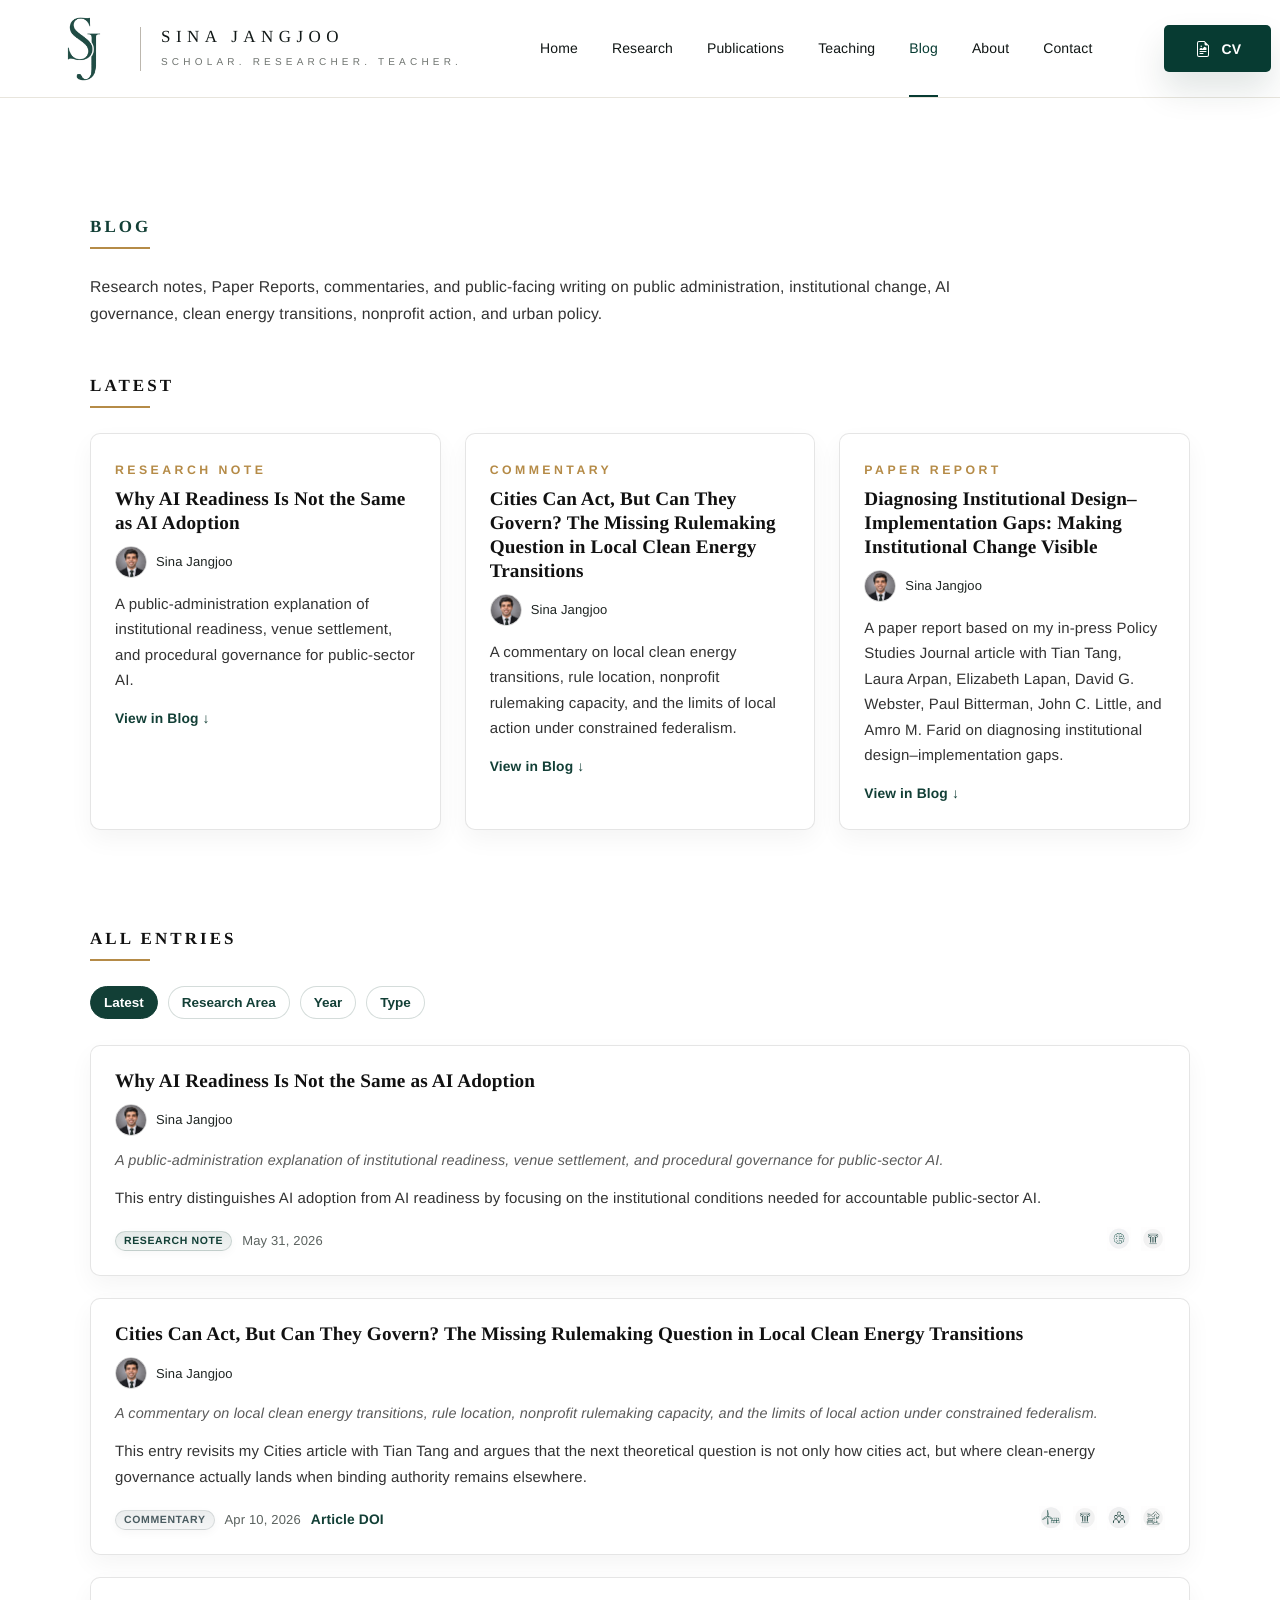
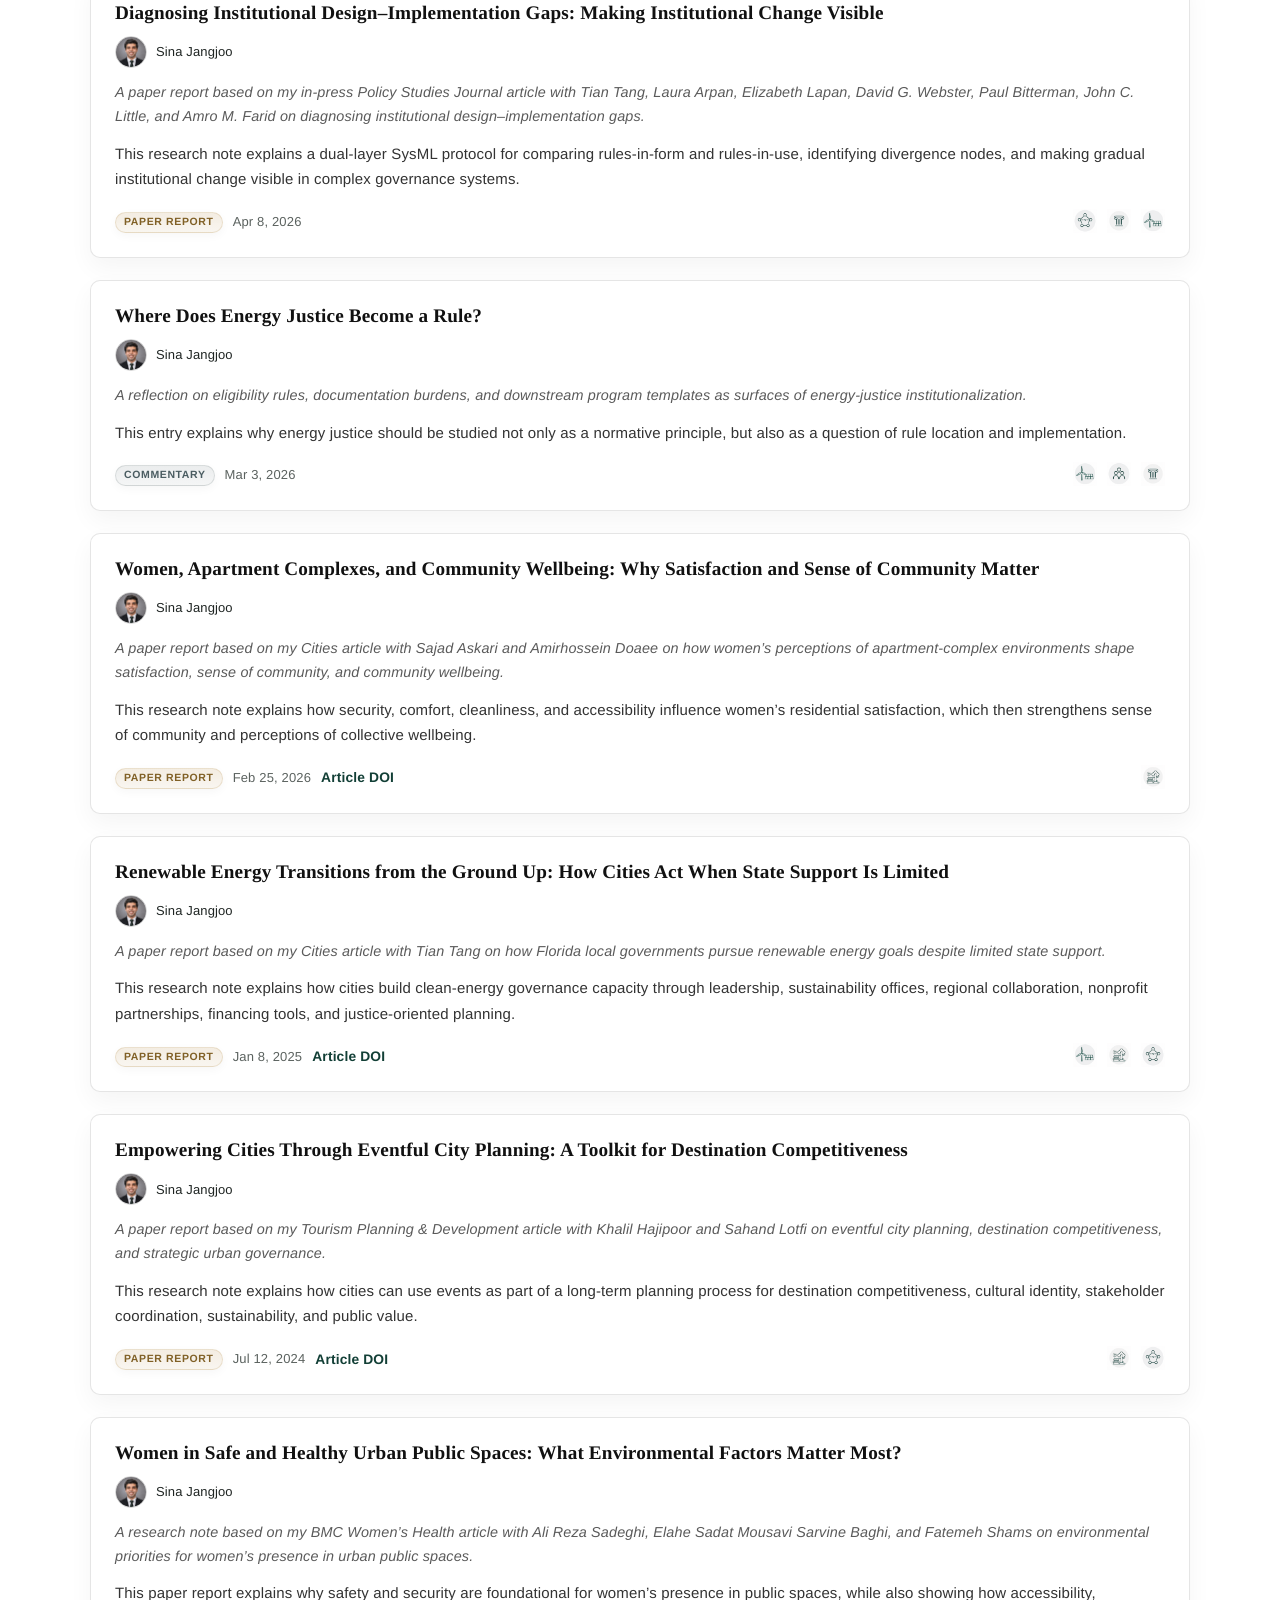
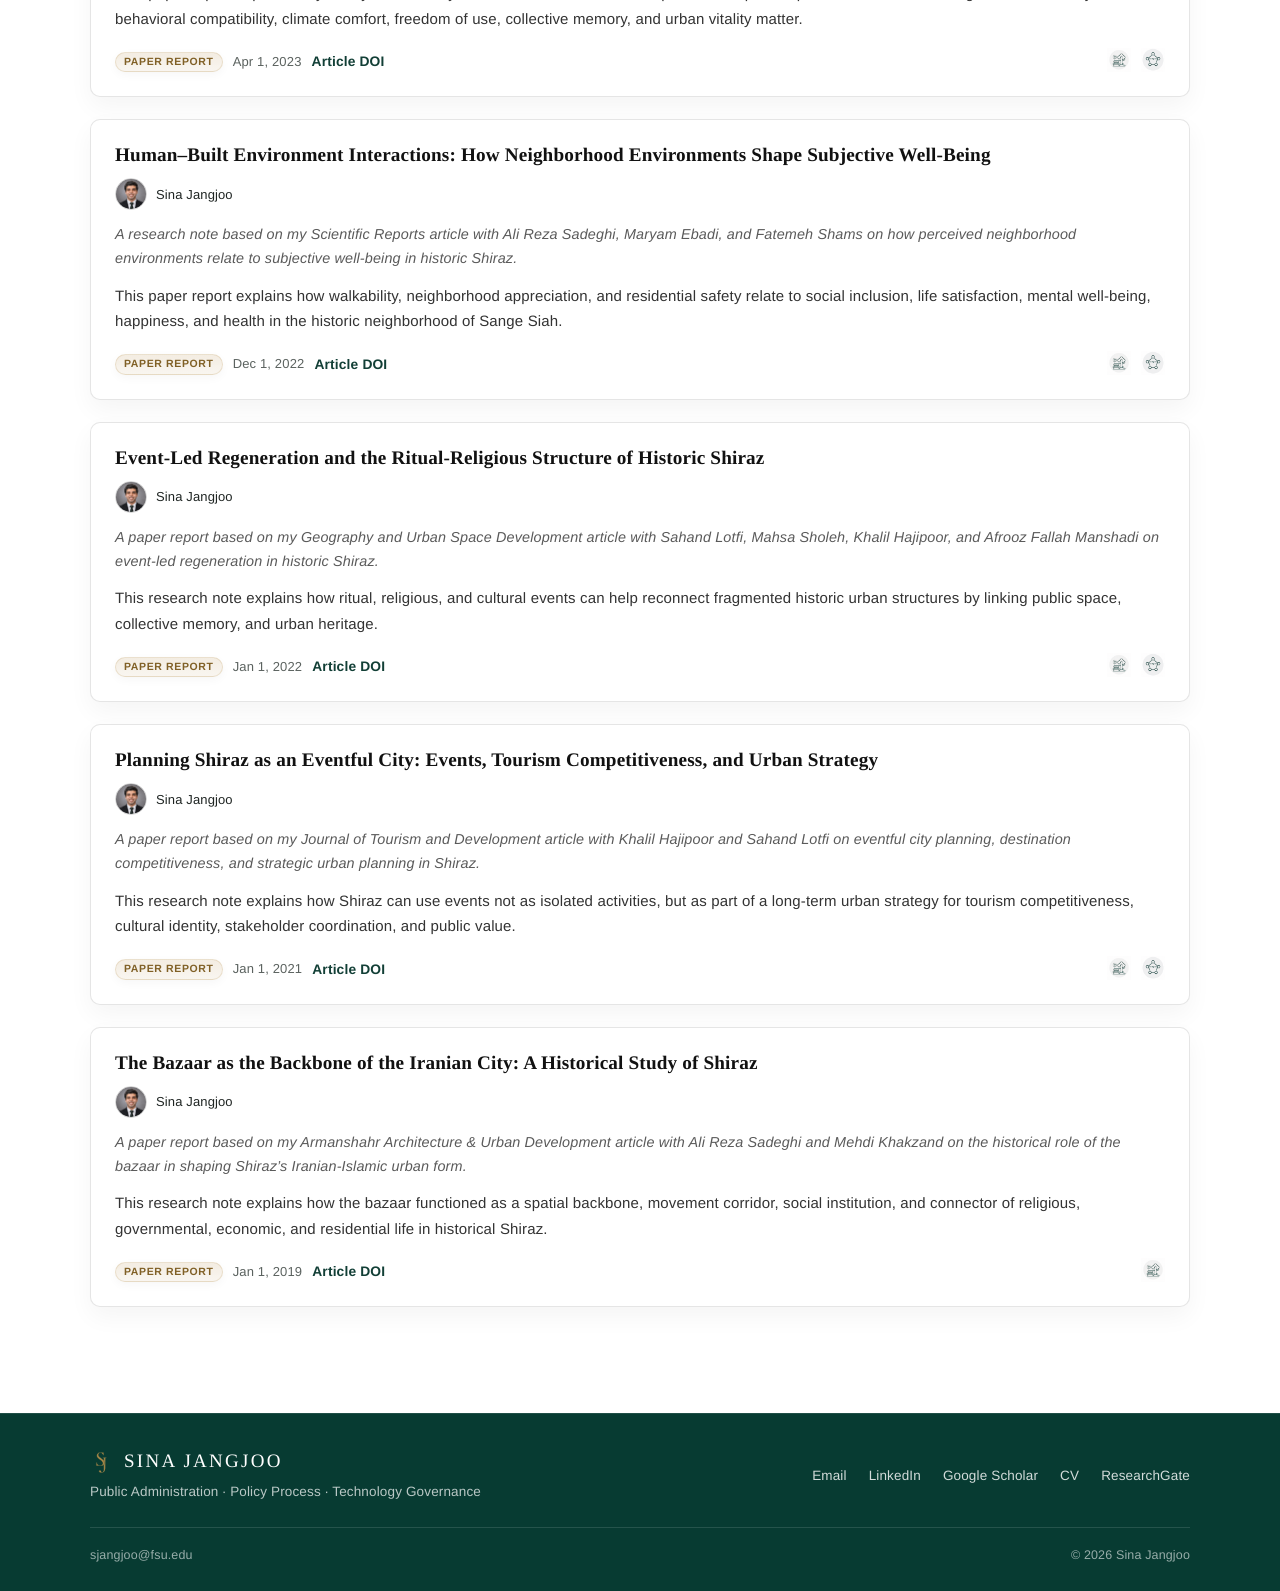
<file: blog.html>
<!DOCTYPE html>
<html lang="en">
<head>
  <!-- Google tag (gtag.js) -->
  <script async src="https://www.googletagmanager.com/gtag/js?id=G-QTLJDKC5LB"></script>
  <script>
    window.dataLayer = window.dataLayer || [];
    function gtag(){dataLayer.push(arguments);}
    gtag("js", new Date());

    gtag("config", "G-QTLJDKC5LB");
  </script>

  <script src="nav.js"></script>
  <meta charset="utf-8">
  <meta content="width=device-width, initial-scale=1" name="viewport">

  <title>Blog | Sina Jangjoo</title>
  <meta content="Research notes, paper reports, commentaries, and public-facing writing by Sina Jangjoo on public administration, institutional change, AI governance, clean energy transitions, nonprofit action, and urban policy." name="description">

  <link rel="icon" type="image/png" href="images/icon.png">
  <link rel="apple-touch-icon" href="images/icon.png">
  <link rel="stylesheet" href="style.css">

  <style>
    :root {
      --text-main: #222222;
      --text-body: #333333;
      --text-muted: #5A5A5A;
      --heading-main: #111111;

      --accent-green: #123f36;
      --accent-gold: #b58b47;
      --accent-garnet: #782F40;
      --accent-slate: #4A5C61;

      --box-bg: #ffffff;
      --soft-bg: #FAF8F4;
      --soft-chip: #F1ECE4;
      --soft-border: rgba(0, 0, 0, 0.10);
      --box-radius: 10px;
      --box-shadow: 0 10px 24px rgba(0, 0, 0, 0.045);
    }

    html {
      scroll-behavior: smooth;
    }

    body {
      color: var(--text-body);
    }

    .page-header {
      padding-top: 120px;
      padding-bottom: 20px;
    }

    .page-header p {
      max-width: 930px;
      margin: 0 0 28px 0;
      color: var(--text-body);
      font-size: 1.05rem;
      line-height: 1.75;
    }

    .section-title {
      color: var(--heading-main);
      font-family: ui-serif, Georgia, Cambria, "Times New Roman", Times, serif;
      letter-spacing: 0.18em;
    }

    #blog-header .section-title {
      color: var(--accent-green);
    }

    .section-line {
      background: var(--accent-gold);
    }

    .eyebrow,
    .featured-card > span {
      color: var(--accent-green);
      font-size: 0.82rem;
      font-weight: 700;
      letter-spacing: 0.28em;
      text-transform: uppercase;
      line-height: 1;
    }

    .featured-grid {
      display: grid;
      grid-template-columns: repeat(3, minmax(0, 1fr));
      gap: 24px;
      margin-top: 22px;
    }

    .featured-card {
      display: block;
      padding: 24px;
      border-radius: var(--box-radius);
      border: 1px solid var(--soft-border);
      background: var(--box-bg);
      box-shadow: var(--box-shadow);
      text-decoration: none;
      transition: transform 0.18s ease, box-shadow 0.18s ease, border-color 0.18s ease;
    }

    .featured-card:hover {
      transform: translateY(-3px);
      border-color: rgba(18, 63, 54, 0.22);
      box-shadow: 0 14px 30px rgba(0, 0, 0, 0.07);
    }

    .featured-card > span {
      display: inline-block;
      color: var(--accent-gold);
      margin-bottom: 12px;
    }

    .featured-card h3 {
      margin: 0 0 12px 0;
      color: var(--heading-main);
      font-family: ui-serif, Georgia, Cambria, "Times New Roman", Times, serif;
      font-size: 1.28rem;
      line-height: 1.25;
    }

    .featured-card p {
      margin: 0;
      color: var(--text-body);
      font-size: 1rem;
      line-height: 1.7;
    }

    .jump-note {
      display: inline-block;
      margin-top: 14px;
      color: var(--accent-green);
      font-size: 0.92rem;
      font-weight: 700;
    }

    .media-controls {
      display: flex;
      align-items: center;
      flex-wrap: wrap;
      gap: 10px;
      margin: 0 0 26px 0;
    }

    .control-btn {
      border: 1px solid rgba(18, 63, 54, 0.18);
      background: #ffffff;
      color: var(--accent-green);
      border-radius: 999px;
      padding: 8px 13px;
      font-size: 0.9rem;
      font-weight: 700;
      cursor: pointer;
      transition: background 0.18s ease, color 0.18s ease, border-color 0.18s ease;
    }

    .control-btn:hover,
    .control-btn.active {
      background: var(--accent-green);
      color: #ffffff;
      border-color: var(--accent-green);
    }

    .media-grid {
      display: grid;
      grid-template-columns: 1fr;
      gap: 22px;
    }

    .media-group {
      display: grid;
      grid-template-columns: 1fr;
      gap: 22px;
    }

    .media-group-title {
      margin: 8px 0 -2px 0;
      color: var(--heading-main);
      font-family: ui-serif, Georgia, Cambria, "Times New Roman", Times, serif;
      font-size: 1.18rem;
      line-height: 1.25;
    }

    .media-card {
      background: var(--box-bg);
      border: 1px solid var(--soft-border);
      border-radius: var(--box-radius);
      box-shadow: var(--box-shadow);
      padding: 24px;
      min-height: auto !important;
      height: auto !important;
      display: block !important;
      scroll-margin-top: 110px;
    }

    .media-card h3 {
      margin: 0 0 12px 0;
      color: var(--heading-main);
      font-family: ui-serif, Georgia, Cambria, "Times New Roman", Times, serif;
      font-size: 1.28rem;
      line-height: 1.25;
    }

    .media-card p {
      margin: 0 0 12px 0;
      color: var(--text-body);
      font-size: 1rem;
      line-height: 1.7;
    }

    .media-card .summary {
      color: var(--text-muted);
      font-size: 0.96rem;
      line-height: 1.65;
      font-style: italic;
    }

    .post-author {
      display: inline-flex;
      align-items: center;
      gap: 9px;
      margin: 0 0 12px 0;
      color: var(--text-muted);
      font-size: 0.9rem;
      font-weight: 700;
      line-height: 1.2;
    }

    .author-avatar-wrap {
      display: inline-flex;
      align-items: center;
      justify-content: center;
      width: 32px;
      height: 32px;
      flex: 0 0 32px;
    }

    .author-avatar {
      width: 32px;
      height: 32px;
      border-radius: 999px;
      border: 1px solid #d6d6d6;
      background: #555555;
      box-sizing: border-box;
    }

    .author-avatar-img {
      display: block;
      object-fit: cover;
      object-position: center;
    }

    .author-avatar-fallback {
      display: inline-block;
      background: #555555;
    }

    .author-name {
      color: var(--text-muted);
      font-size: 0.9rem;
      font-weight: 700;
      letter-spacing: 0.01em;
    }

    .featured-card .post-author {
      margin-top: -2px;
      margin-bottom: 12px;
    }

    .featured-card .author-name {
      color: var(--text-muted);
    }

    .media-footer {
      display: flex;
      align-items: flex-end;
      justify-content: space-between;
      gap: 16px;
      margin-top: 16px;
      margin-bottom: 0;
    }

    .media-meta {
      display: flex;
      align-items: center;
      flex-wrap: wrap;
      gap: 10px;
      margin: 0;
    }

    .type-label {
      display: inline-flex;
      align-items: center;
      width: fit-content;
      max-width: max-content;
      padding: 4px 8px;
      border-radius: 999px;
      font-size: 0.7rem;
      line-height: 1;
      font-weight: 700;
      letter-spacing: 0.06em;
      text-transform: uppercase;
      white-space: nowrap;
      border: 1px solid transparent;
      box-shadow: 0 3px 10px rgba(0, 0, 0, 0.035);
    }

    .type-research-note {
      background: linear-gradient(180deg, rgba(18, 63, 54, 0.11), rgba(18, 63, 54, 0.06));
      color: var(--accent-green);
      border-color: rgba(18, 63, 54, 0.16);
    }

    .type-paper-summary {
      background: linear-gradient(180deg, rgba(181, 139, 71, 0.16), rgba(181, 139, 71, 0.08));
      color: #806026;
      border-color: rgba(181, 139, 71, 0.20);
    }

    .type-public-media {
      background: linear-gradient(180deg, rgba(120, 47, 64, 0.11), rgba(120, 47, 64, 0.06));
      color: var(--accent-garnet);
      border-color: rgba(120, 47, 64, 0.16);
    }

    .type-commentary {
      background: linear-gradient(180deg, rgba(74, 92, 97, 0.11), rgba(74, 92, 97, 0.06));
      color: var(--accent-slate);
      border-color: rgba(74, 92, 97, 0.16);
    }

    .media-links {
      display: inline-flex;
      align-items: center;
      flex-wrap: wrap;
      gap: 10px;
      width: auto;
    }

    .media-links:empty {
      display: none;
    }

    .media-links a {
      color: var(--accent-green);
      font-size: 0.92rem;
      font-weight: 700;
      text-decoration: none;
      line-height: 1;
    }

    .media-links a:hover {
      text-decoration: underline;
    }

    .area-tags {
      display: inline-flex;
      align-items: center;
      justify-content: flex-end;
      flex-wrap: wrap;
      gap: 10px;
      margin-left: auto;
    }

    .area-tags:empty {
      display: none;
    }

    .area-tag {
      position: relative;
      display: inline-flex;
      align-items: center;
      justify-content: center;
      width: auto;
      height: auto;
      padding: 0;
      margin: 0;
      border: none;
      border-radius: 0;
      background: transparent;
      cursor: help;
    }

    .area-tag img {
      width: 24px;
      height: 24px;
      object-fit: contain;
      opacity: 0.95;
      display: block;
    }

    .area-tag::after {
      content: attr(data-label);
      position: absolute;
      right: 0;
      bottom: calc(100% + 8px);
      background: var(--heading-main);
      color: #ffffff;
      padding: 7px 10px;
      border-radius: 6px;
      font-size: 0.78rem;
      line-height: 1.2;
      font-weight: 600;
      white-space: nowrap;
      opacity: 0;
      transform: translateY(4px);
      pointer-events: none;
      transition: opacity 0.18s ease, transform 0.18s ease;
      z-index: 20;
      box-shadow: 0 8px 18px rgba(0, 0, 0, 0.16);
    }

    .area-tag:hover::after,
    .area-tag:focus::after {
      opacity: 1;
      transform: translateY(0);
    }

    .media-card > *:last-child {
      margin-bottom: 0;
    }

    @media (max-width: 1100px) {
      .featured-grid {
        grid-template-columns: 1fr;
      }
    }

    @media (max-width: 900px) {
      .media-card,
      .featured-card {
        padding: 22px;
      }

      .media-card h3,
      .featured-card h3 {
        font-size: 1.18rem;
      }

      .media-footer {
        align-items: flex-start;
        flex-direction: column;
      }

      .area-tags {
        margin-left: 0;
        justify-content: flex-start;
      }

      .area-tag::after {
        left: 0;
        right: auto;
      }
    }
  </style>
</head>

<body>

<main-nav active-page="blog"></main-nav>

<main>

<section class="section block page-header" id="blog-header">
  <h1 class="section-title">Blog</h1>
  <div class="section-line"></div>
  <p>Research notes, Paper Reports, commentaries, and public-facing writing on public administration, institutional change, AI governance, clean energy transitions, nonprofit action, and urban policy.</p>
</section>

  <section class="section block" id="latest-blog-posts" style="padding-top: 0;">
    <h2 class="section-title">Latest</h2>
    <div class="section-line"></div>

    <div class="featured-grid" id="blog-latest-posts"></div>
  </section>

  <section class="section block" id="all-blog-posts">

    <h2 class="section-title">All Entries</h2>
    <div class="section-line"></div>

    <div class="media-controls" aria-label="Blog ordering controls">
      <button type="button" class="control-btn active" data-view="default">Latest</button>
      <button type="button" class="control-btn" data-view="area">Research Area</button>
      <button type="button" class="control-btn" data-view="year">Year</button>
      <button type="button" class="control-btn" data-view="type">Type</button>
    </div>

    <div class="media-grid" id="media-grid"></div>

  </section>

</main>

<site-footer></site-footer>
<script src="site-footer.js"></script>
<script src="blog-data.js"></script>
<script src="blog-components.js"></script>
<script>
  SJBlog.renderLatest("blog-latest-posts", 3);
  SJBlog.renderAll("media-grid");
  SJBlog.attachControls("media-grid");
</script>

</body>
</html>
</file>
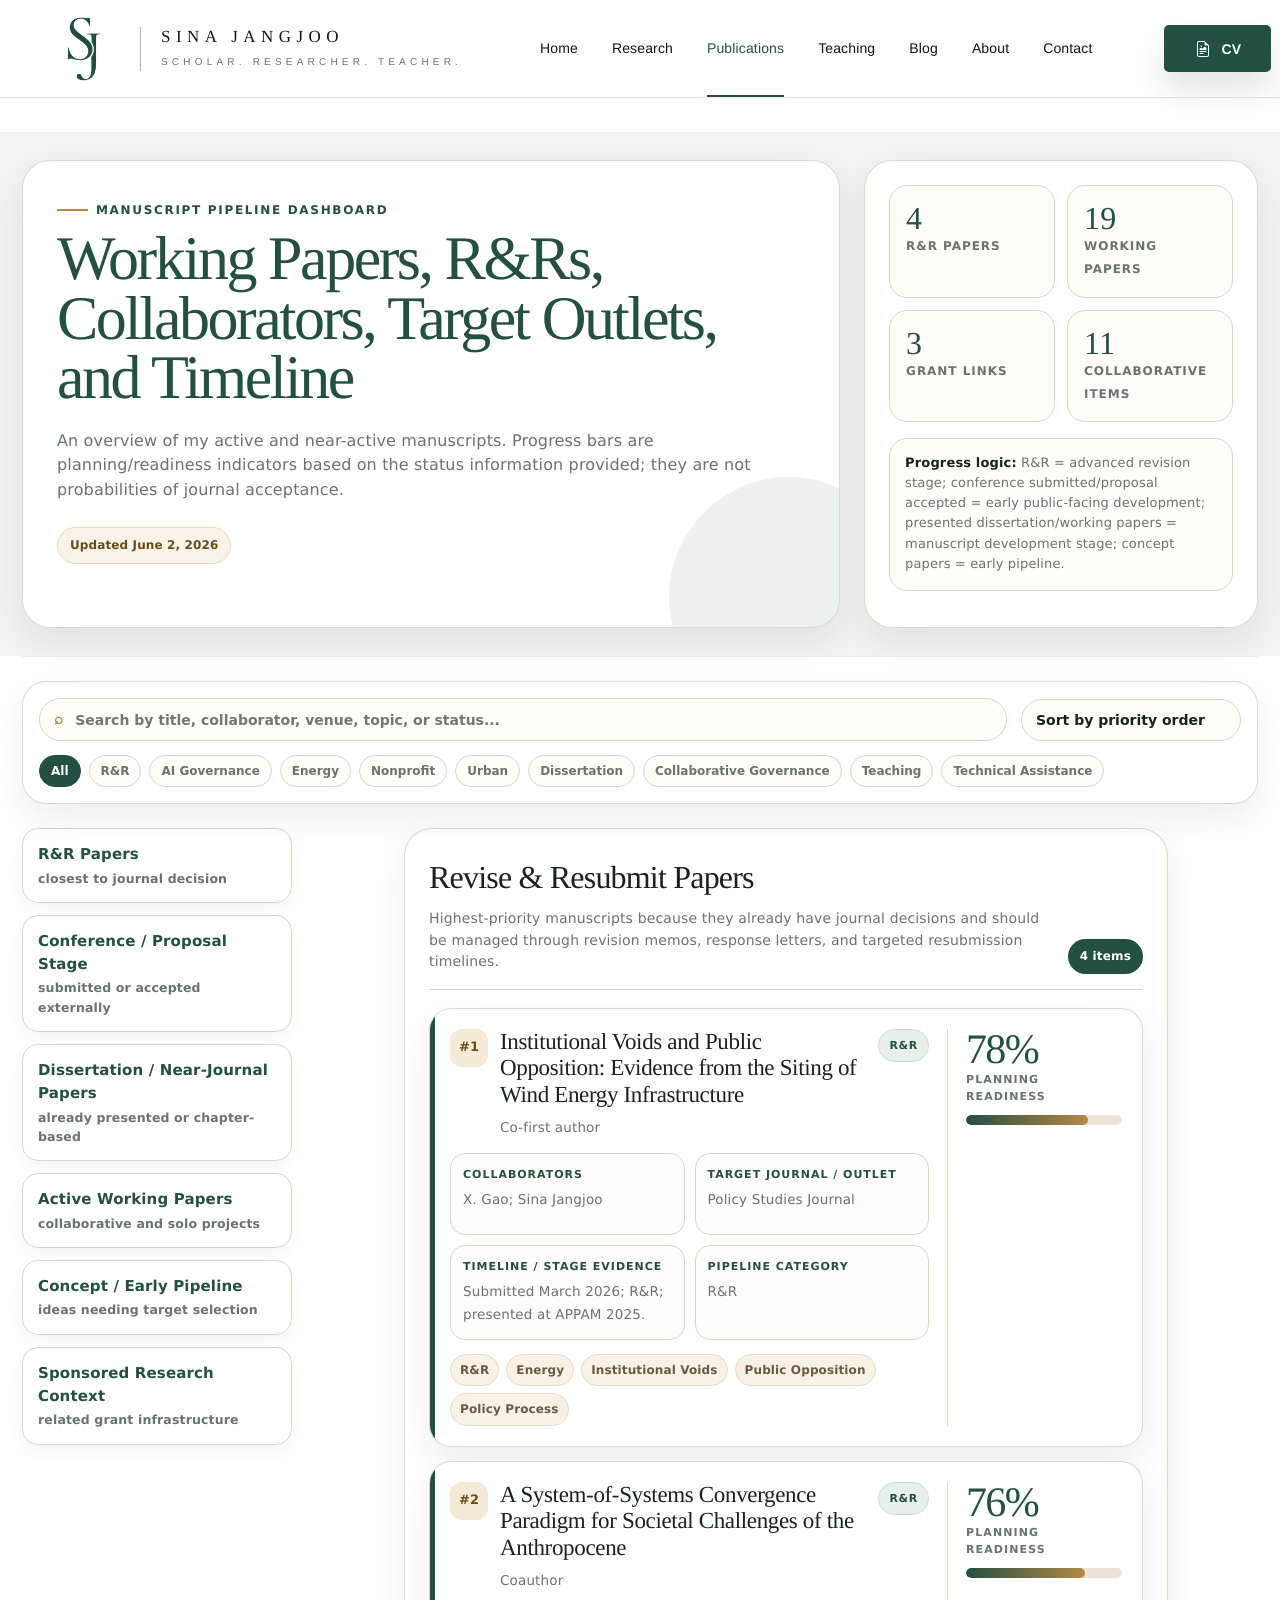
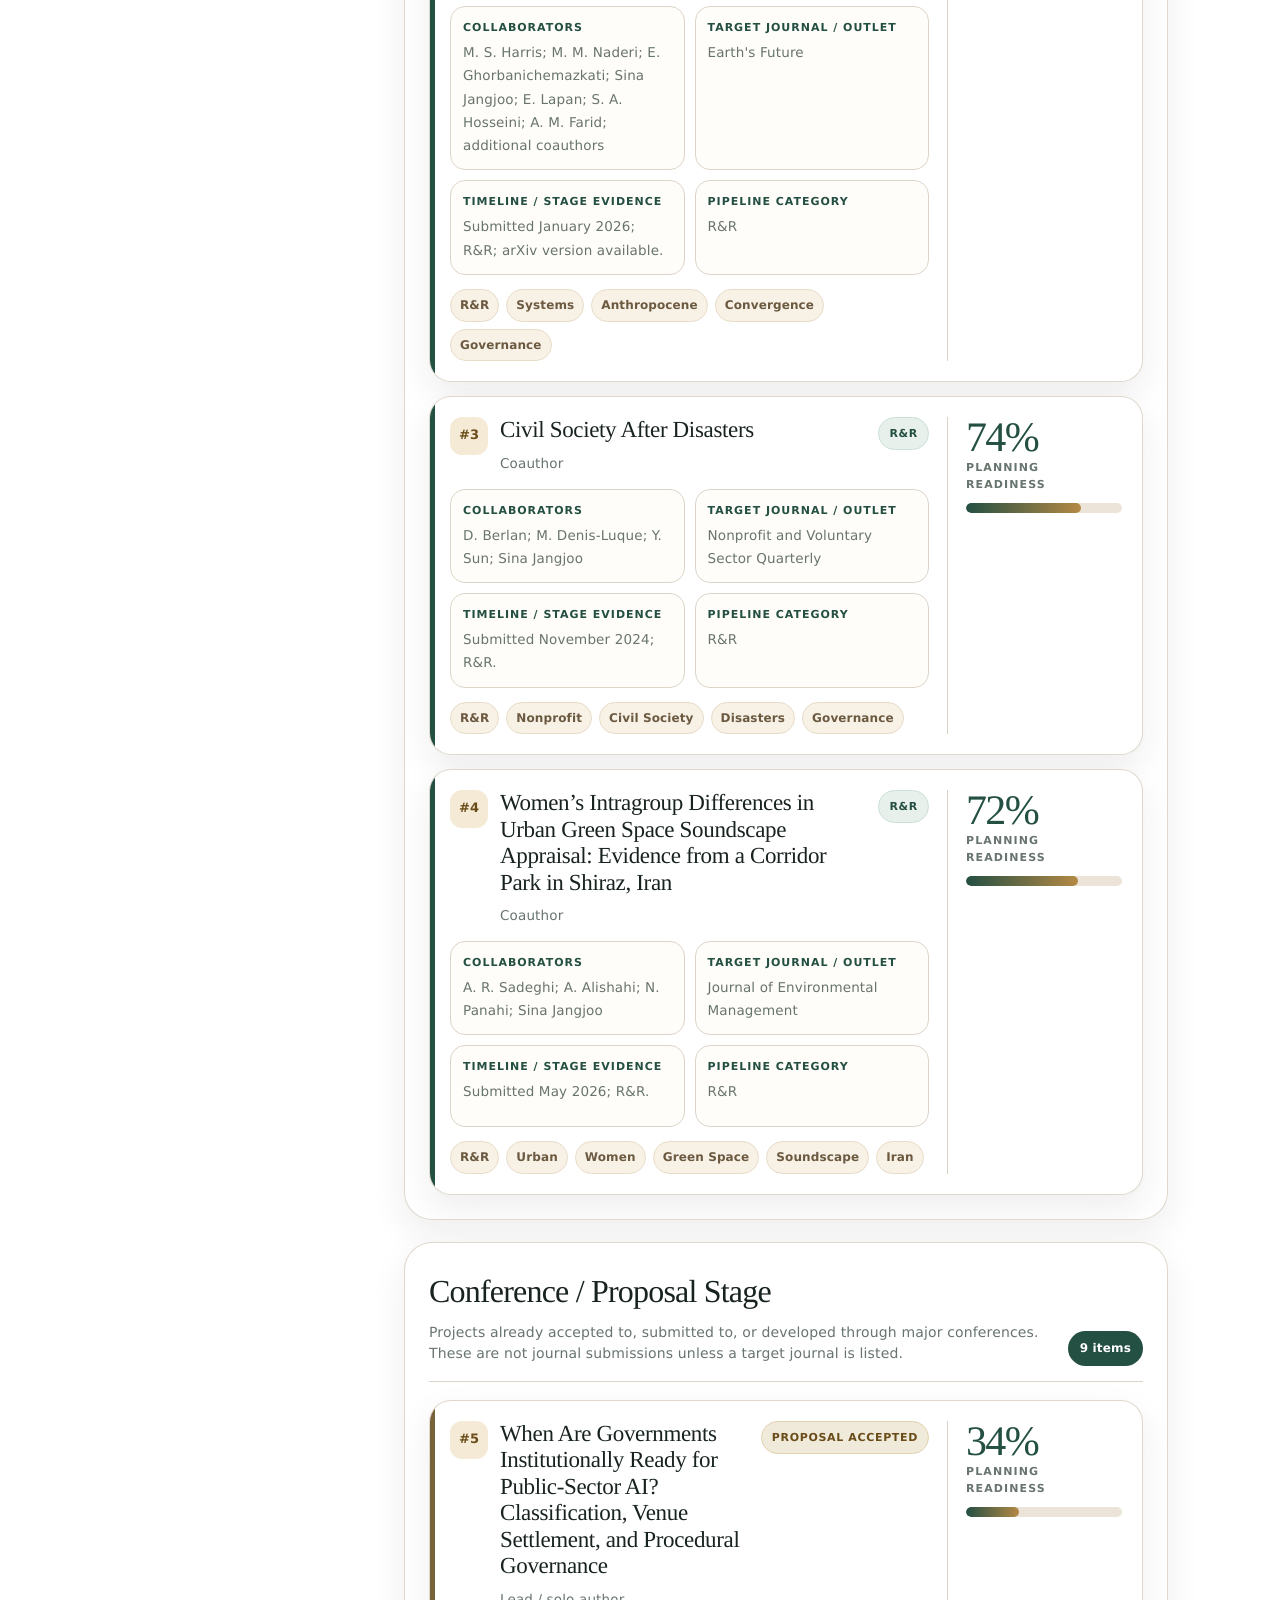
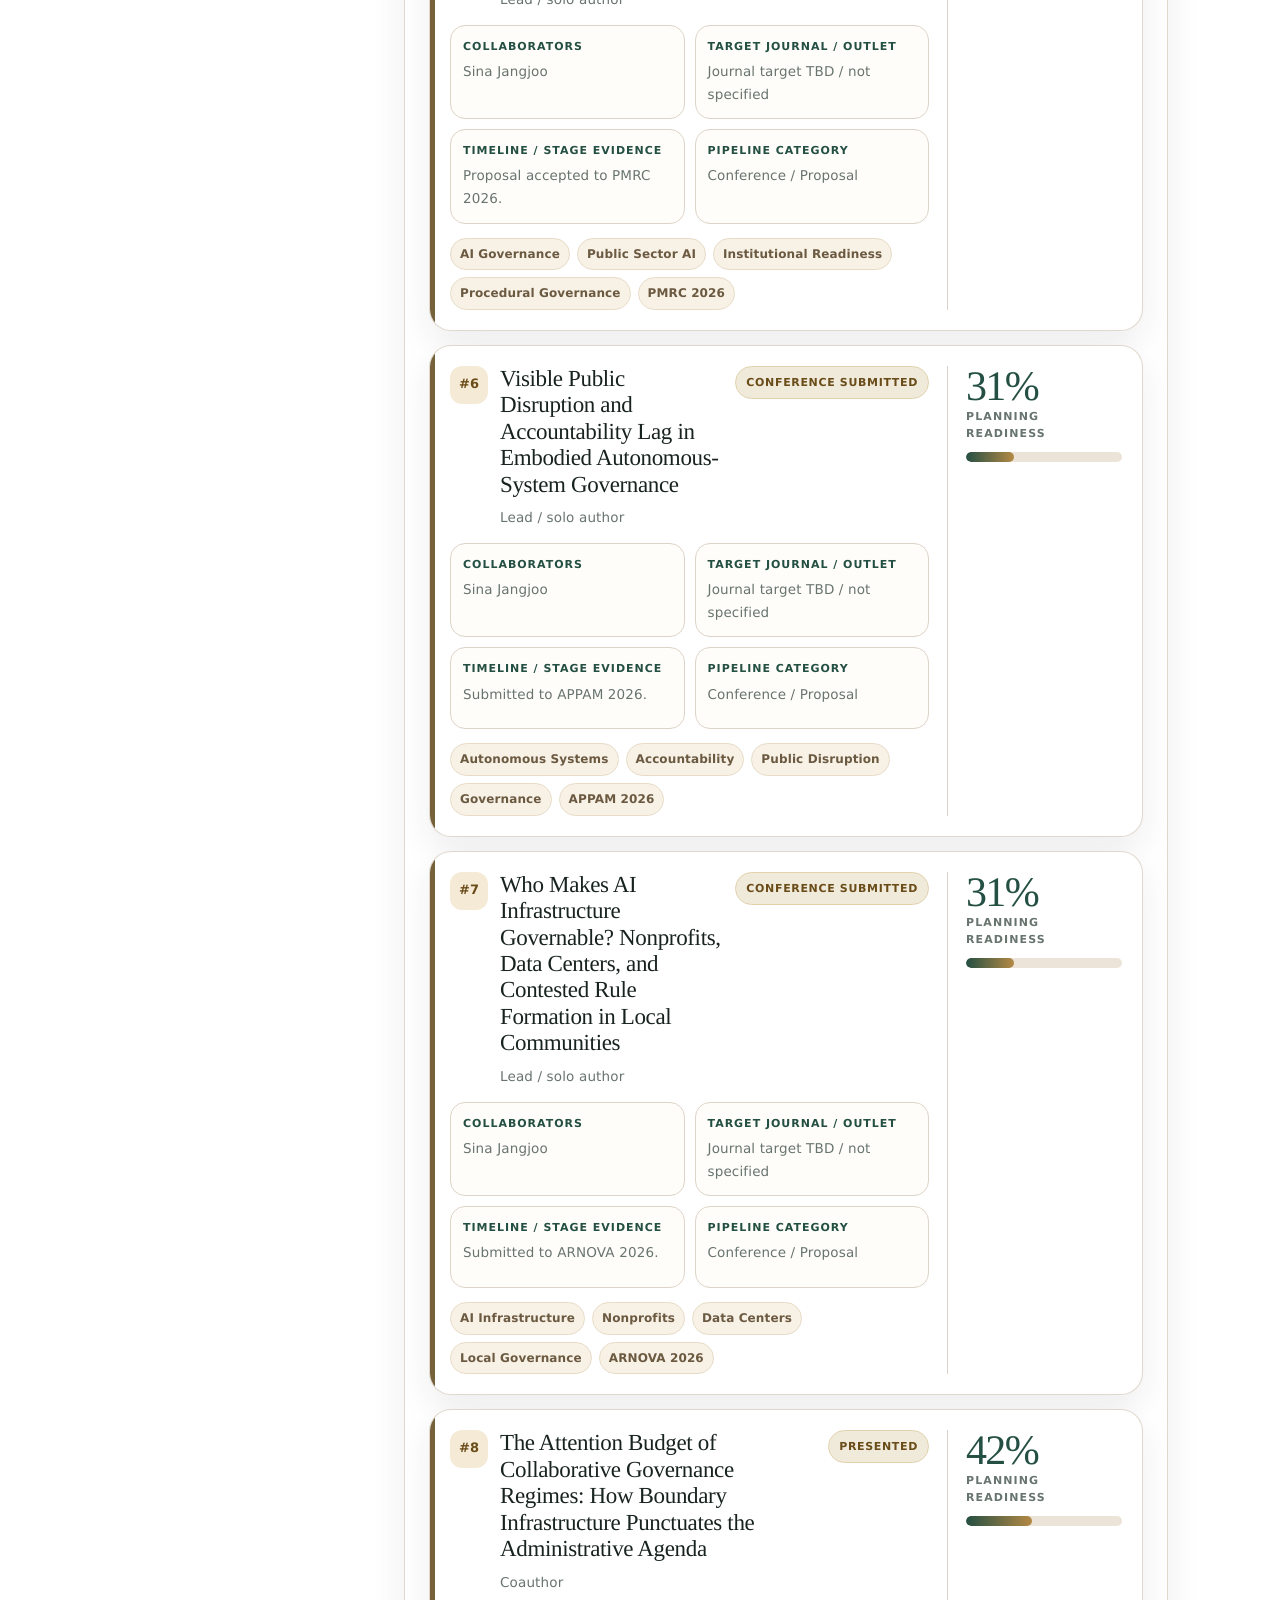
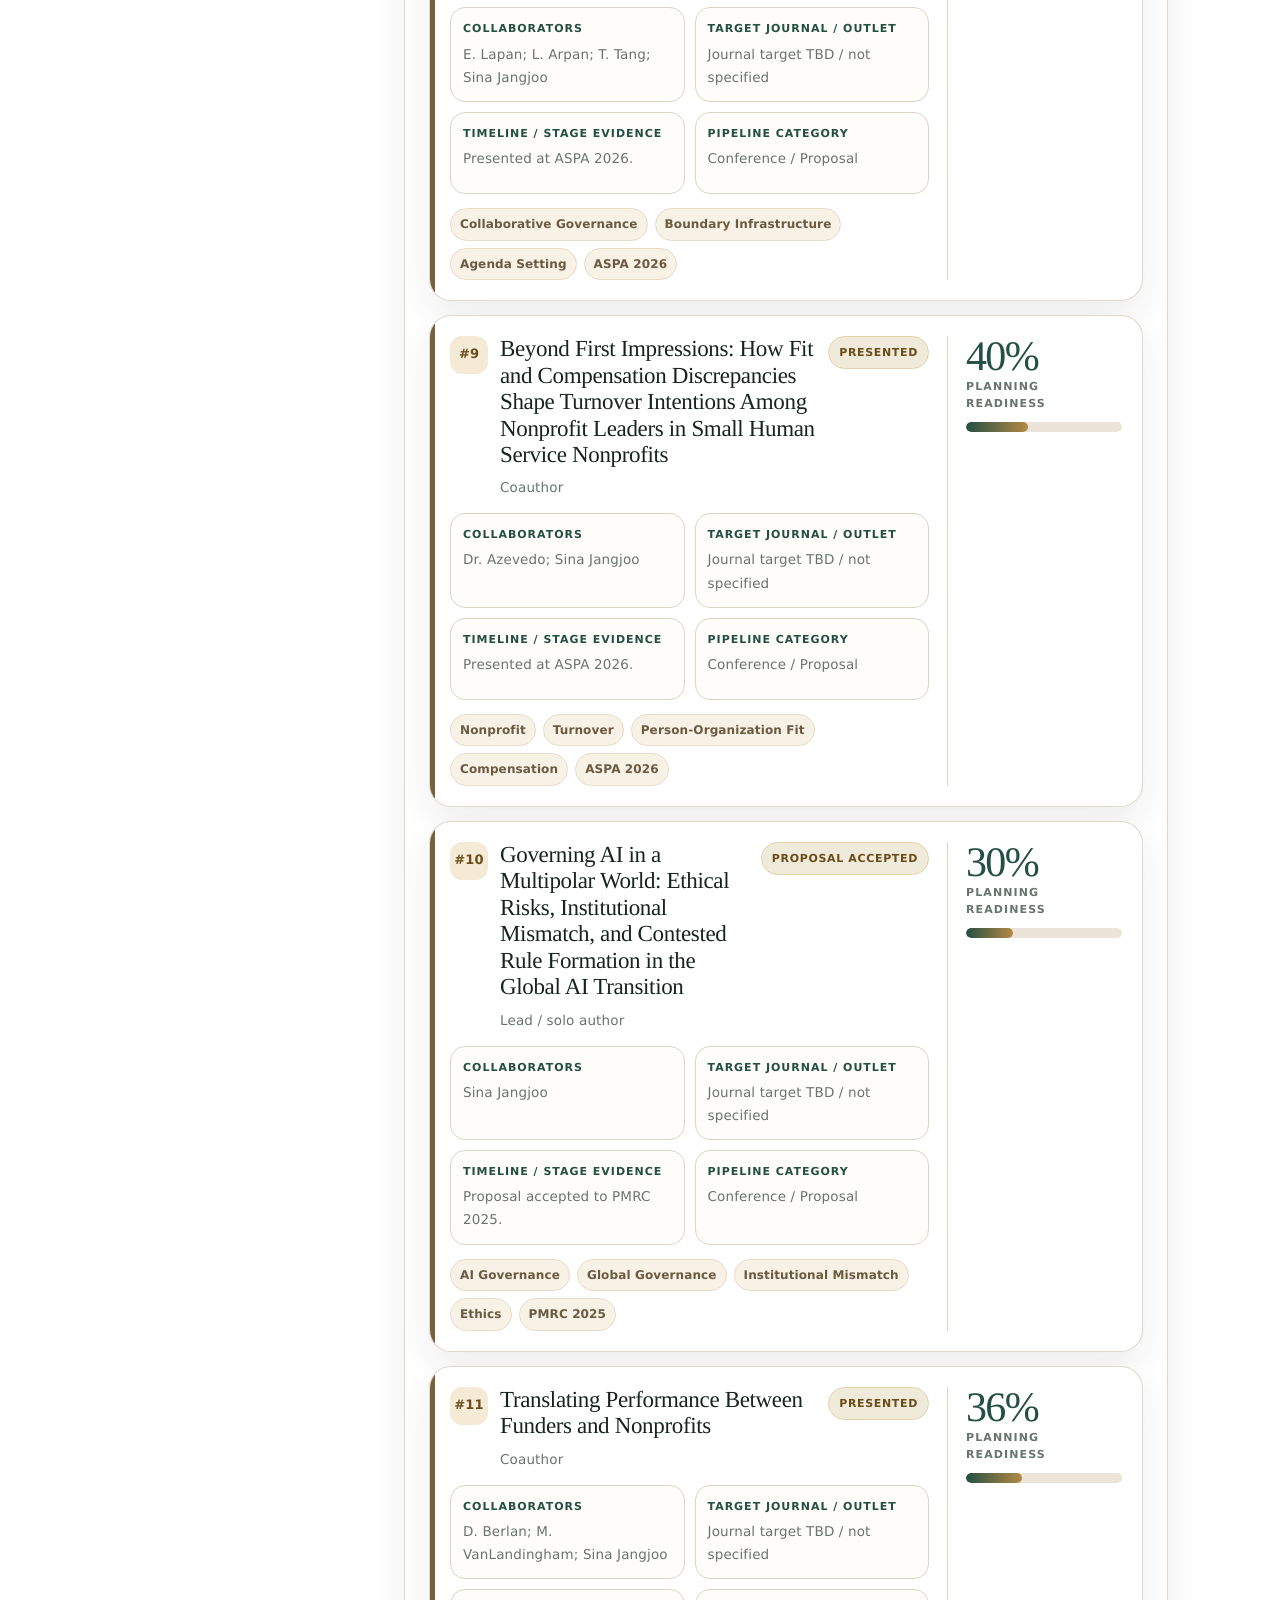
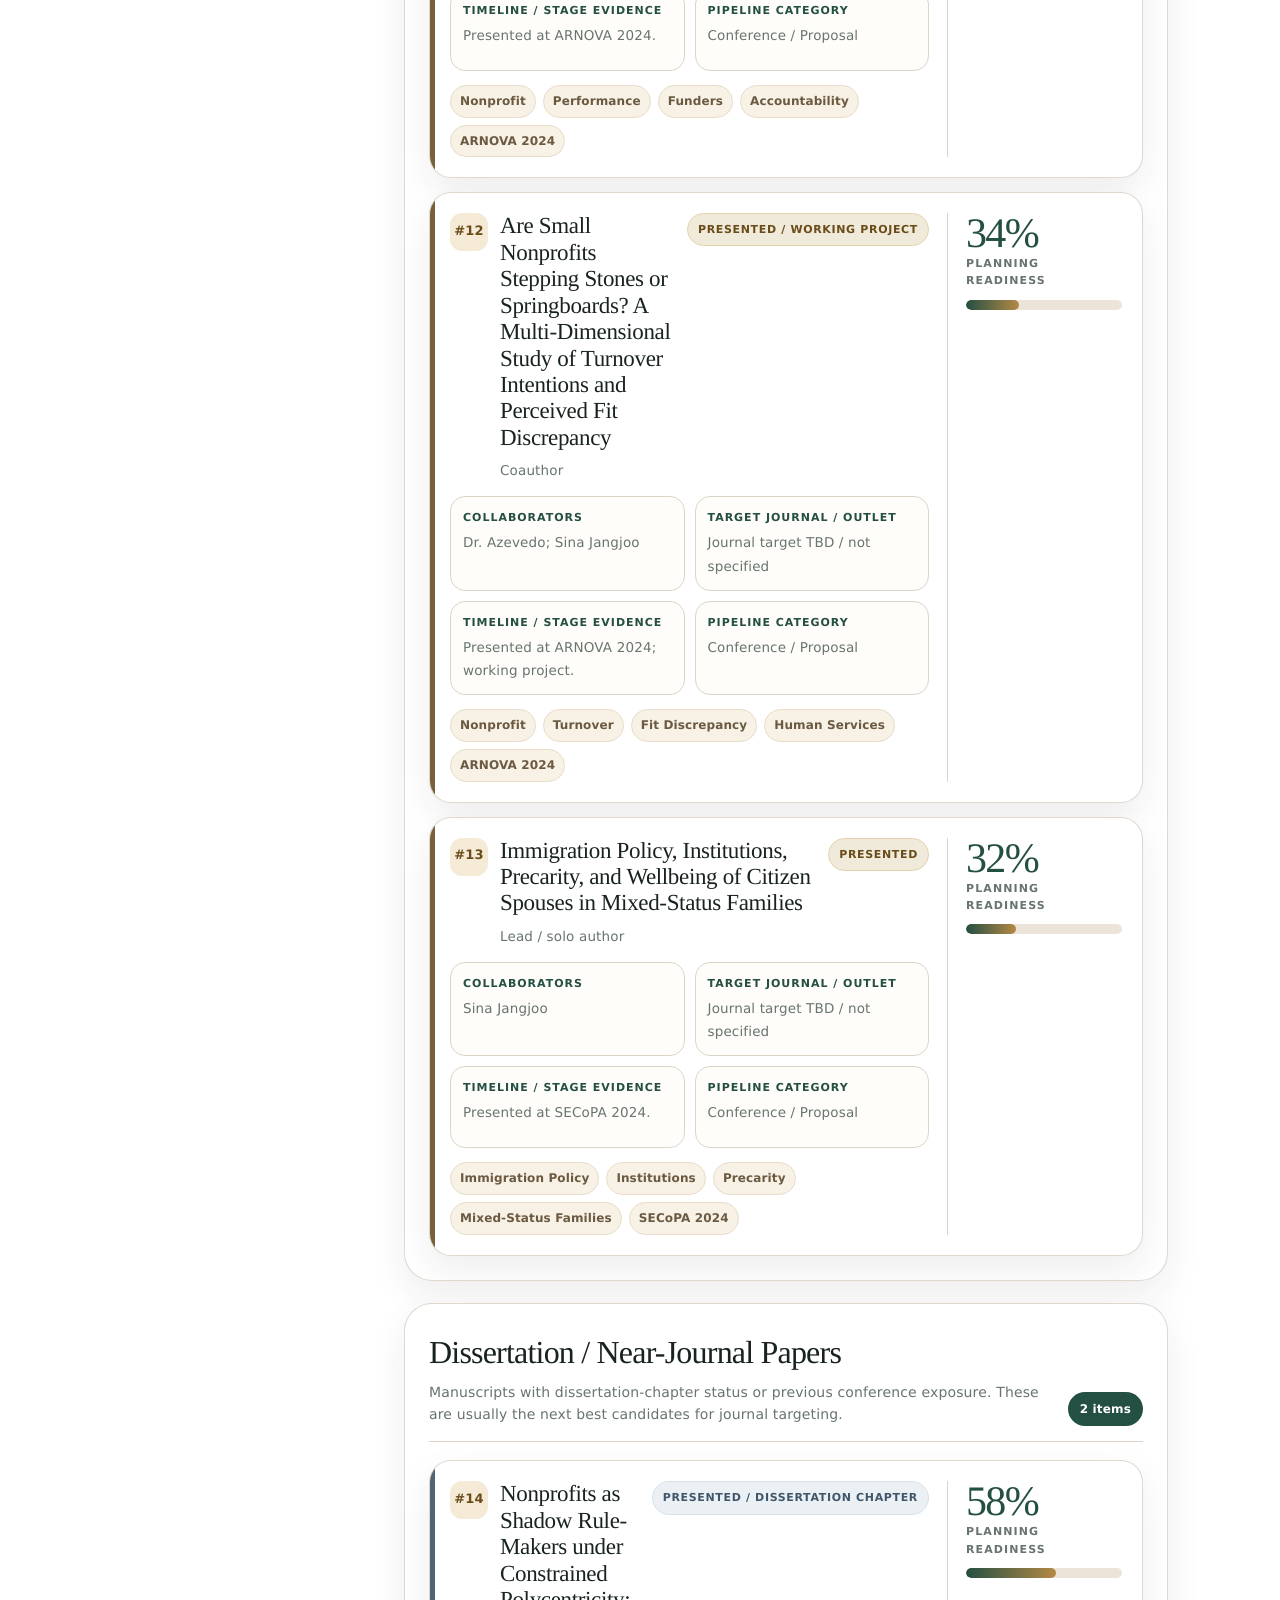
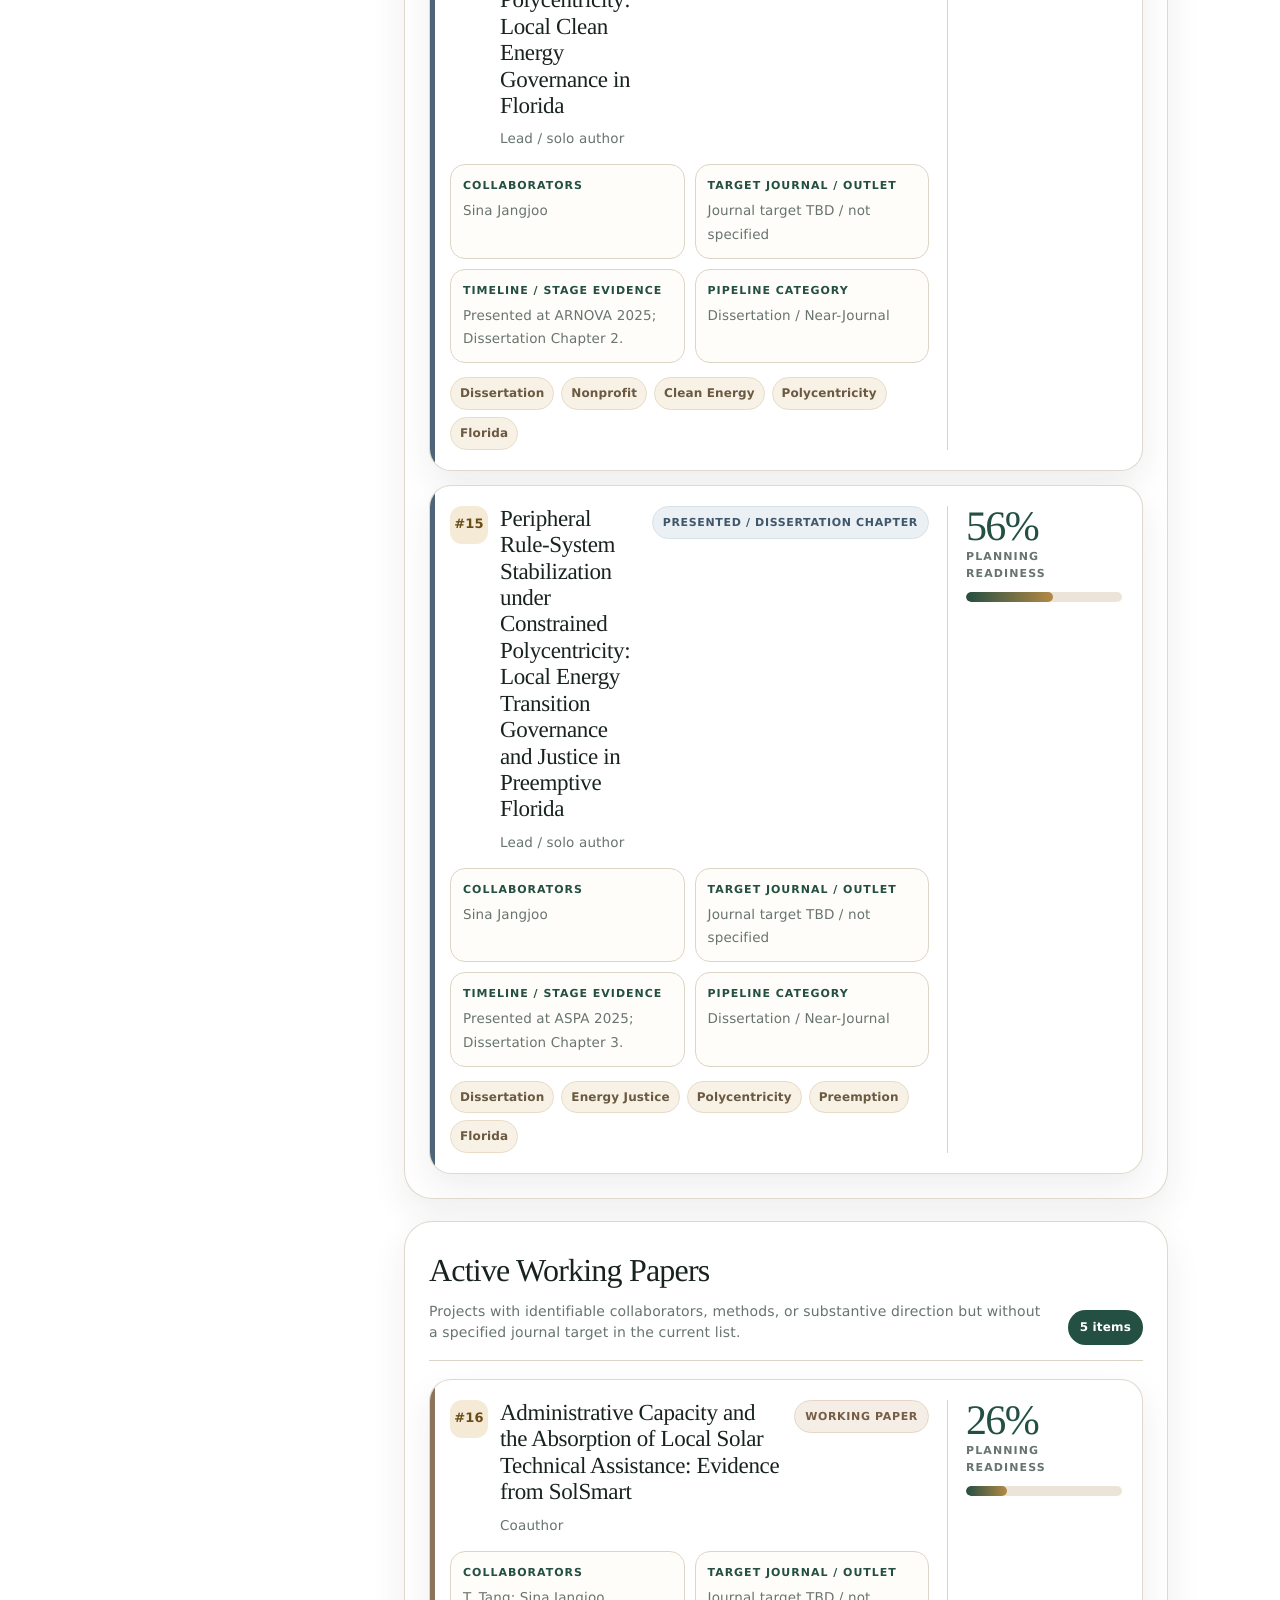
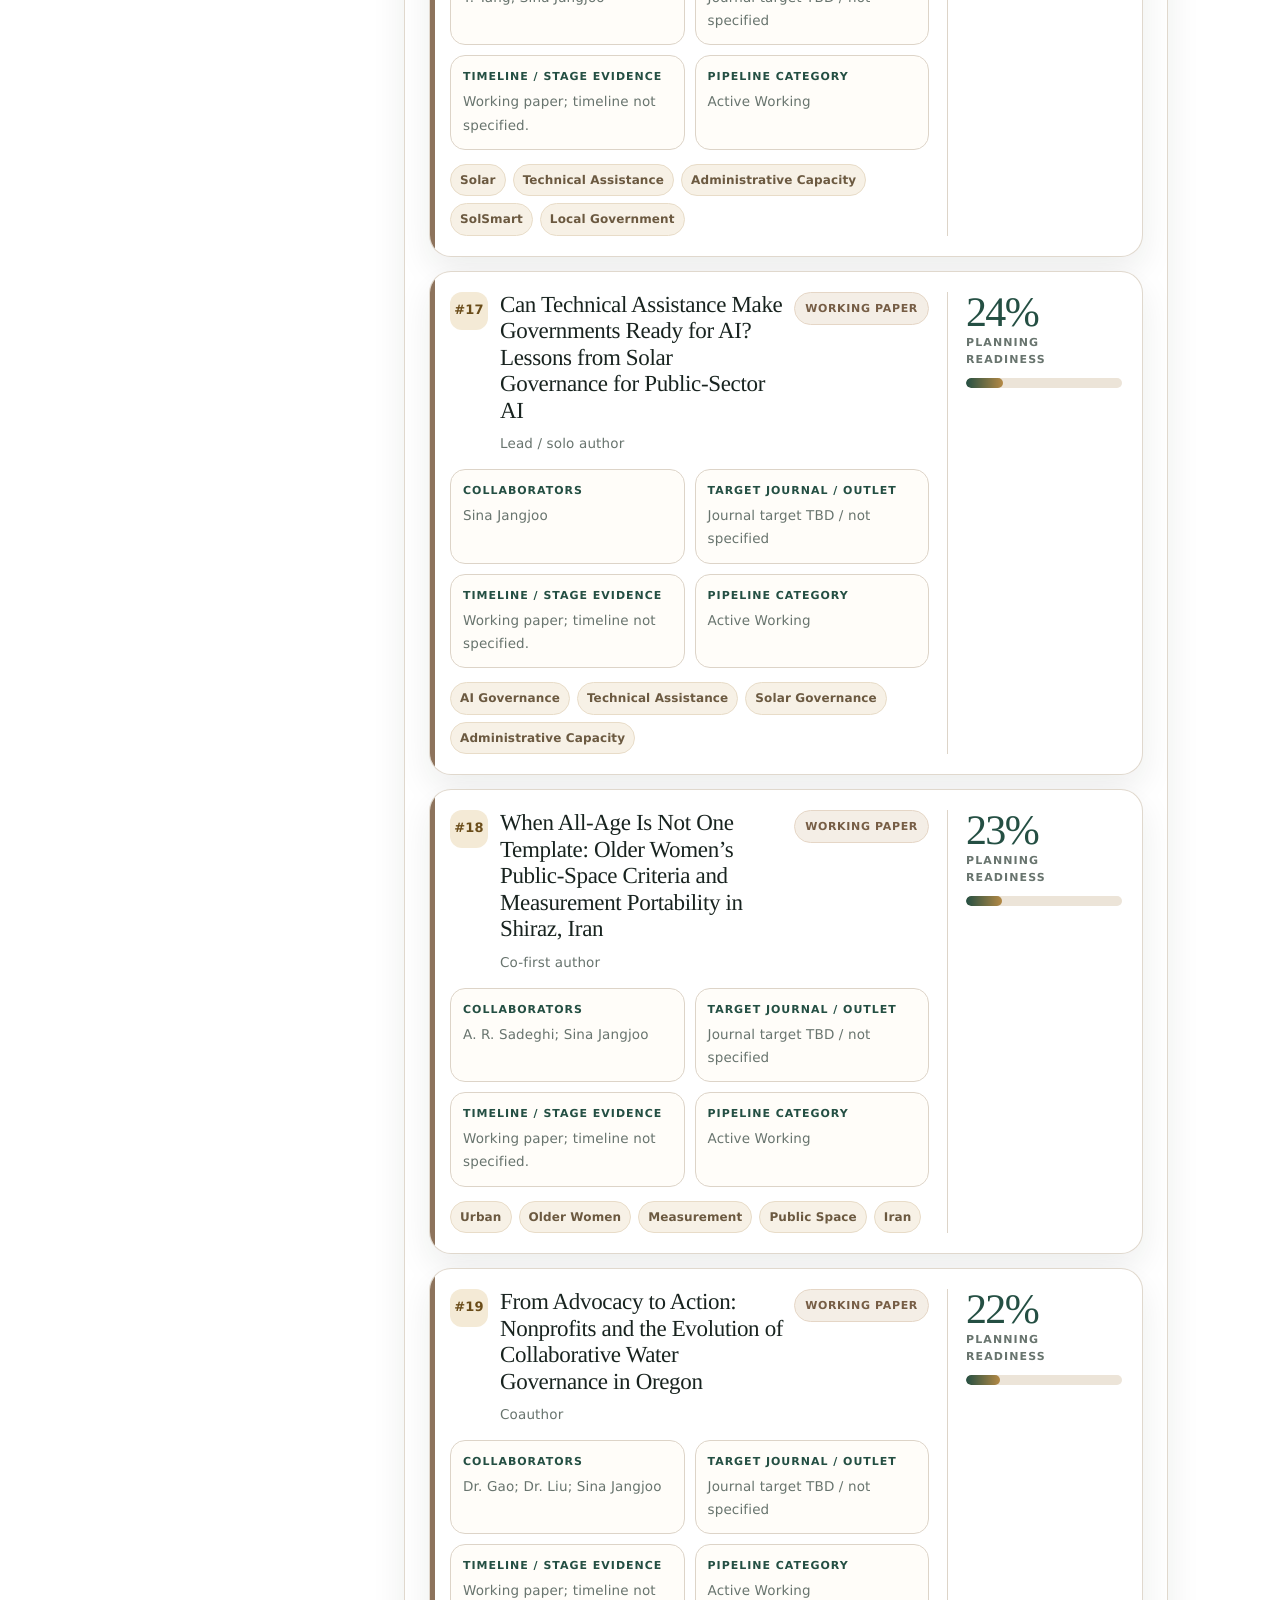
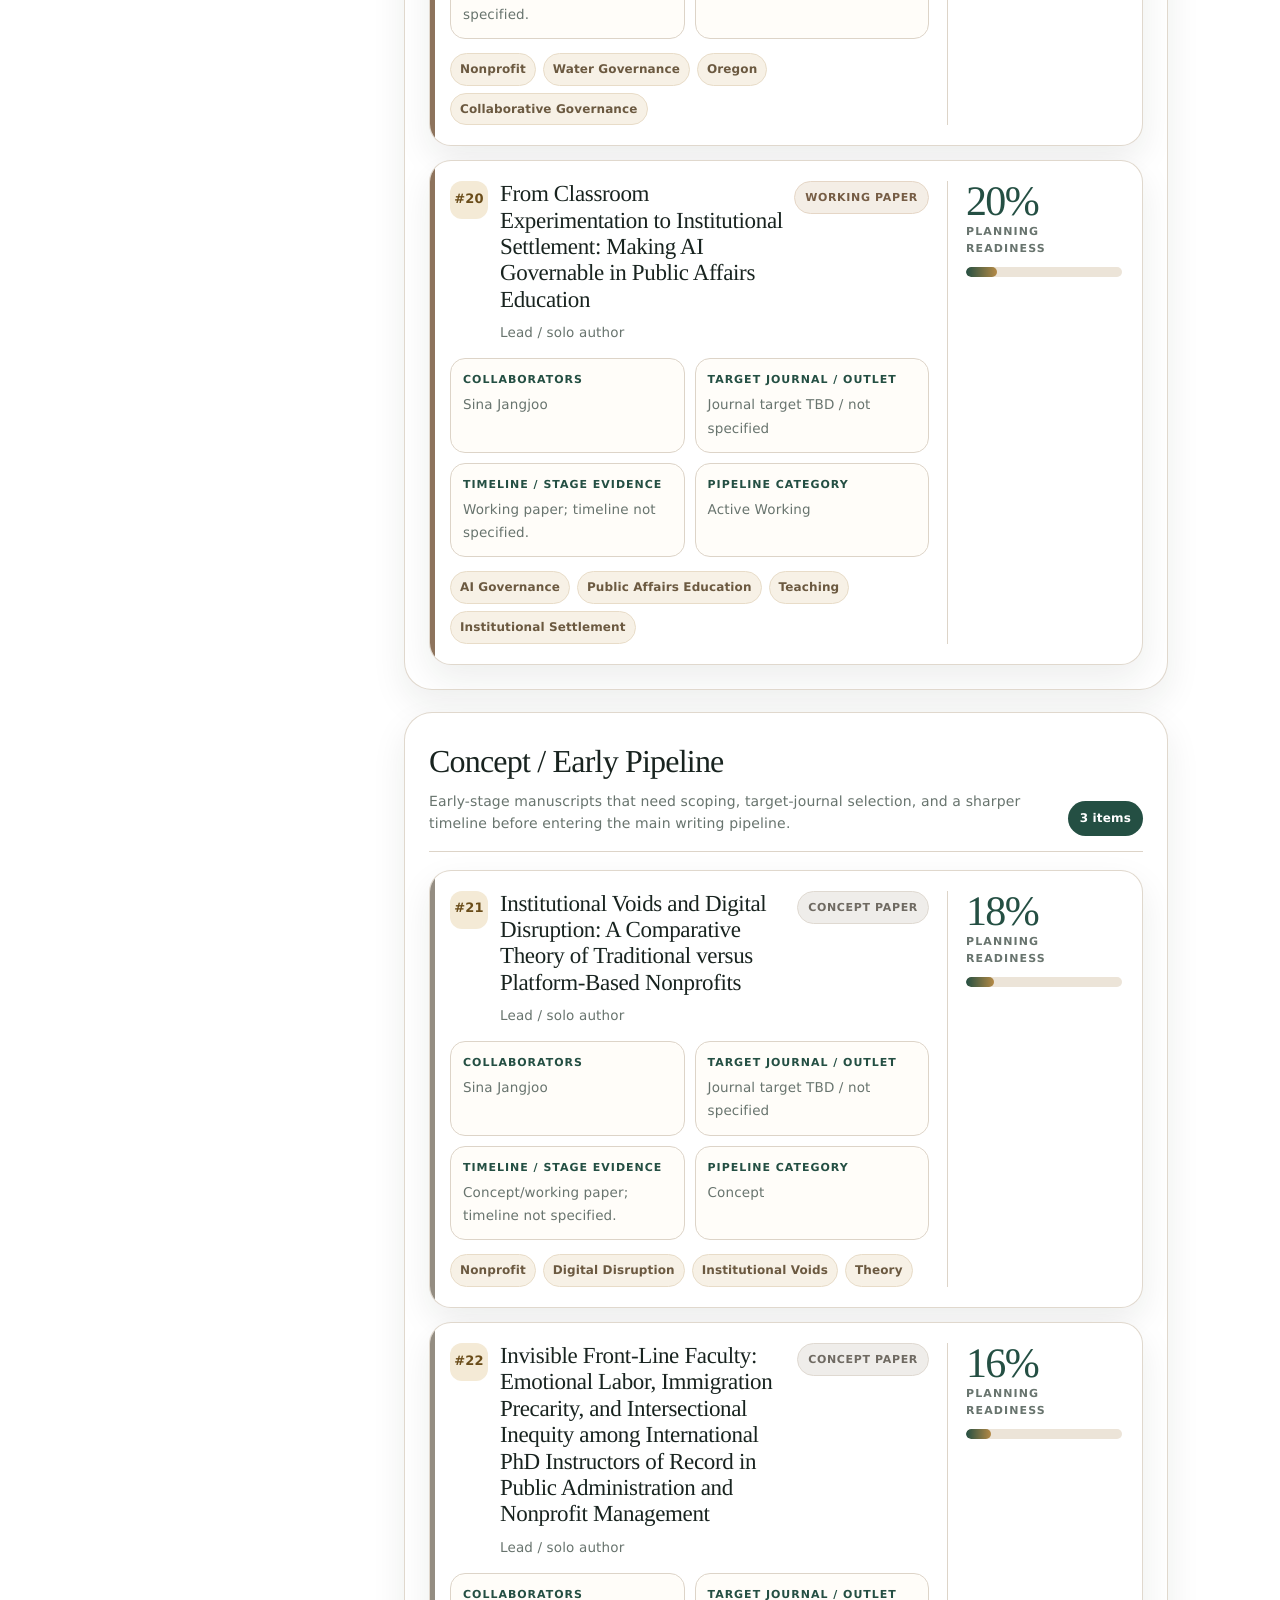
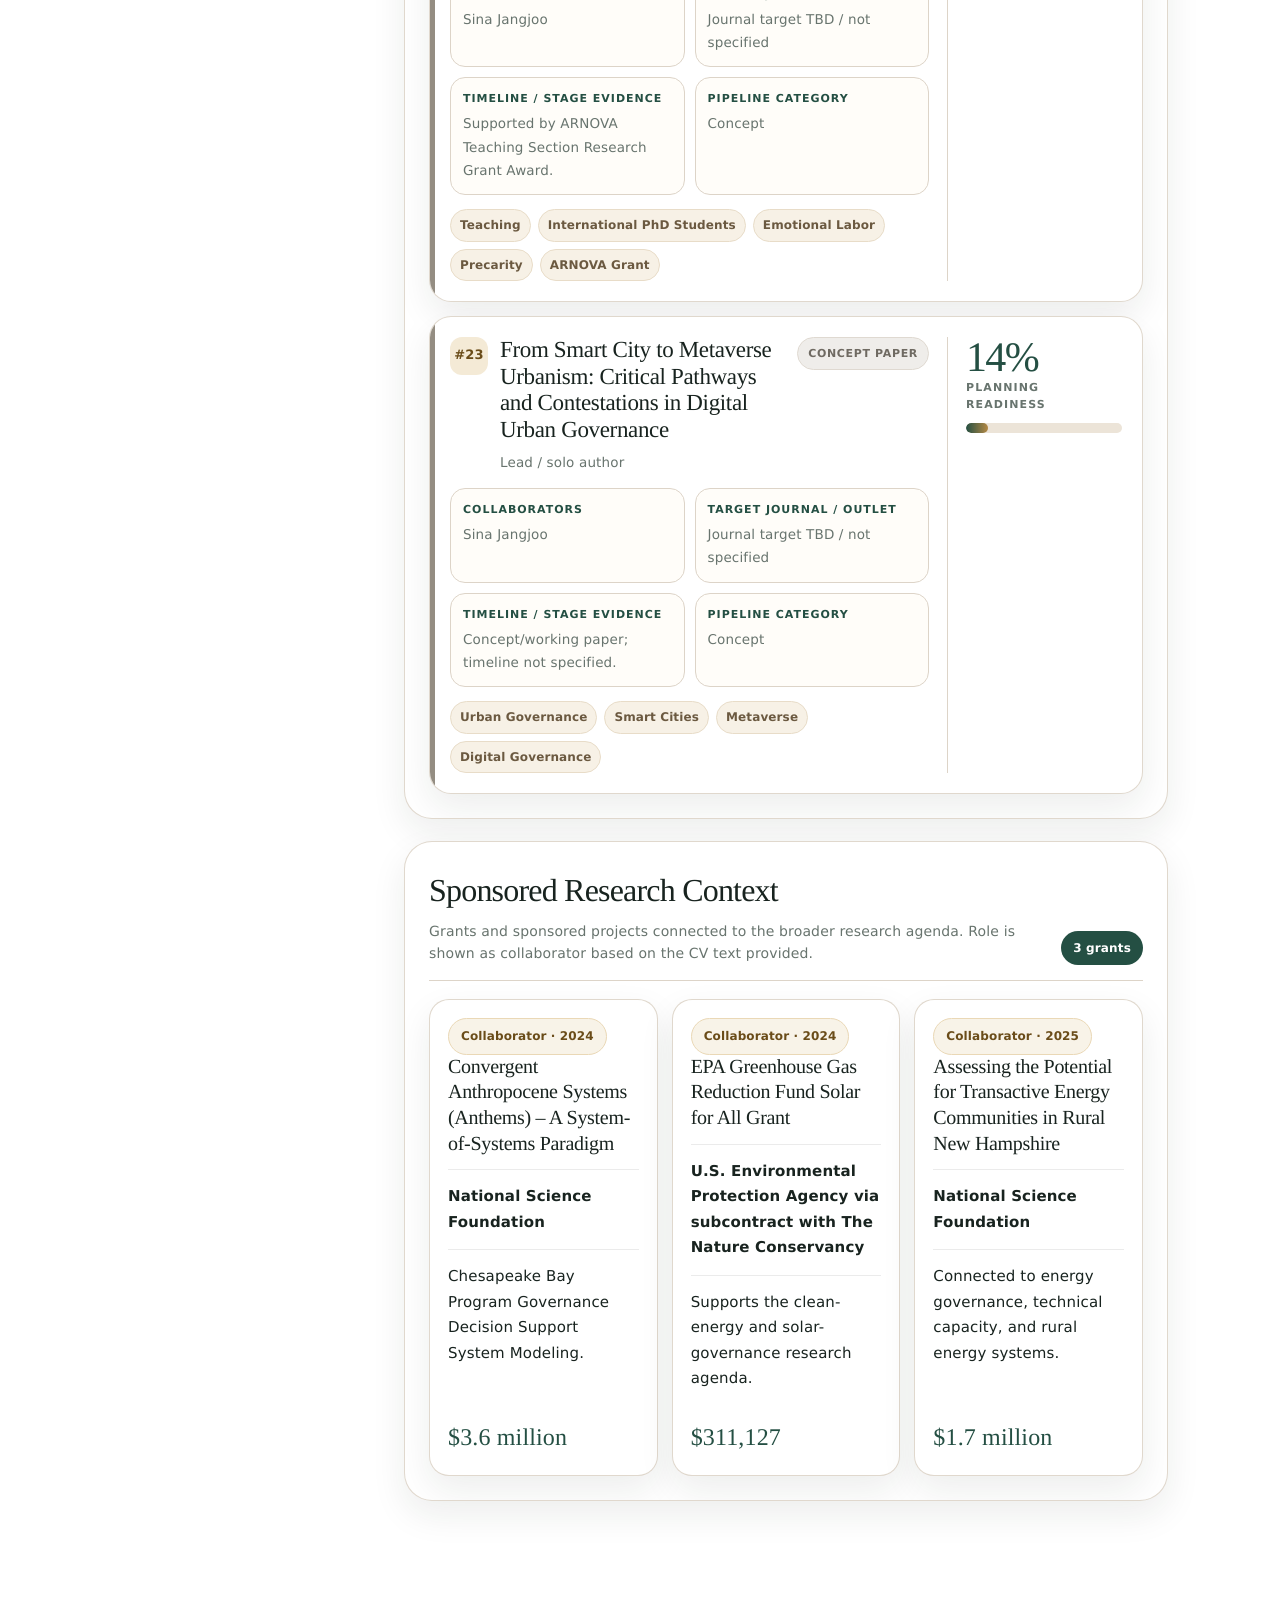
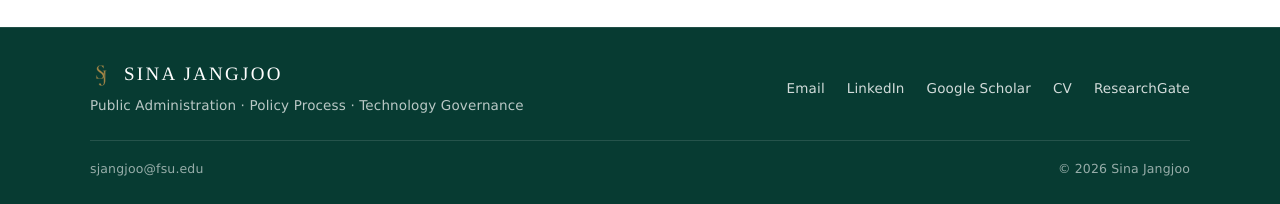
<file: manuscript-pipeline.html>
<!DOCTYPE html>
<html lang="en">
<head>
  <!-- Google tag (gtag.js) -->
  <script async src="https://www.googletagmanager.com/gtag/js?id=G-QTLJDKC5LB"></script>
  <script>
    window.dataLayer = window.dataLayer || [];
    function gtag(){dataLayer.push(arguments);}
    gtag("js", new Date());
    gtag("config", "G-QTLJDKC5LB");
  </script>

  <script src="nav.js"></script>
  <meta charset="UTF-8" />
  <meta name="viewport" content="width=device-width, initial-scale=1.0" />

  <title>Sina Jangjoo | Manuscript Pipeline Dashboard</title>
  <meta name="description" content="Current working papers, R&R manuscripts, collaborators, target outlets, timeline, and manuscript pipeline status for Sina Jangjoo.">

  <link rel="icon" type="image/png" href="images/icon.png">
  <link rel="apple-touch-icon" href="images/icon.png">
  <link rel="stylesheet" href="style.css">

  <style>
    :root {
      --bg: #f6f3ee;
      --panel: #ffffff;
      --ink: #18231f;
      --muted: #68746e;
      --line: #ddd4c8;
      --green: #244f43;
      --green-2: #326b5c;
      --gold: #b48945;
      --gold-soft: #f0e2c7;
      --blue-soft: #eaf0f4;
      --red-soft: #f6e5df;
      --shadow: 0 14px 35px rgba(24, 35, 31, 0.08);
      --radius: 22px;
      --radius-sm: 14px;
      --font-main: Georgia, "Times New Roman", serif;
      --font-ui: Inter, ui-sans-serif, system-ui, -apple-system, BlinkMacSystemFont, "Segoe UI", sans-serif;
    }

    * {
      box-sizing: border-box;
    }

    html,
body {
  margin: 0;
  background: #ffffff !important;
  color: var(--ink);
  font-family: var(--font-ui);
  line-height: 1.55;
}

    a {
      color: inherit;
    }

    .page {
      max-width: 1320px;
      margin: 0 auto;
      padding: 34px 22px 70px;
    }

    .hero {
      display: grid;
      grid-template-columns: minmax(0, 1.35fr) minmax(300px, 0.65fr);
      gap: 24px;
      align-items: stretch;
      margin-bottom: 24px;
    }

.hero-card,
.side-card,
.toolbar,
.section,
.paper-card,
.grant-card {
  background: #ffffff;
  border: 1px solid rgba(221, 212, 200, 0.9);
  box-shadow: var(--shadow);
}
    
main,
.page {
  background: #ffffff !important;
}
    .hero-card {
      border-radius: 28px;
      padding: 34px;
      position: relative;
      overflow: hidden;
    }

    .hero-card::after {
      content: "";
      position: absolute;
      width: 240px;
      height: 240px;
      border-radius: 999px;
      background: rgba(36, 79, 67, 0.08);
      right: -70px;
      bottom: -90px;
    }

    .eyebrow {
      display: inline-flex;
      gap: 8px;
      align-items: center;
      color: var(--green);
      font-size: 12px;
      letter-spacing: 0.14em;
      text-transform: uppercase;
      font-weight: 800;
      margin-bottom: 14px;
    }

    .eyebrow::before {
      content: "";
      width: 31px;
      height: 2px;
      background: var(--gold);
      display: inline-block;
    }

    h1 {
      font-family: var(--font-main);
      font-weight: 500;
      font-size: clamp(34px, 5vw, 62px);
      line-height: 0.96;
      letter-spacing: -0.04em;
      margin: 0 0 20px;
      max-width: 880px;
    }

    .hero p {
      max-width: 850px;
      margin: 0;
      color: var(--muted);
      font-size: 16px;
    }

    .hero-note {
      display: flex;
      flex-wrap: wrap;
      gap: 10px;
      margin-top: 24px;
      position: relative;
      z-index: 1;
    }

    .note-pill,
    .tag,
    .mini-badge {
      display: inline-flex;
      align-items: center;
      gap: 7px;
      border-radius: 999px;
      font-size: 12px;
      font-weight: 750;
      letter-spacing: 0.01em;
      white-space: nowrap;
    }

    .note-pill {
      padding: 8px 12px;
      background: #f8f3e8;
      border: 1px solid #ead8b6;
      color: #6a4c19;
    }

    .side-card {
      border-radius: 28px;
      padding: 24px;
      display: grid;
      align-content: start;
      gap: 16px;
    }

    .metric-grid {
      display: grid;
      grid-template-columns: repeat(2, minmax(0, 1fr));
      gap: 12px;
    }

    .metric {
      border: 1px solid var(--line);
      border-radius: 18px;
      padding: 16px;
      background: #fffdf8;
    }

    .metric strong {
      display: block;
      font-family: var(--font-main);
      font-size: 32px;
      font-weight: 500;
      color: var(--green);
      line-height: 1;
    }

    .metric span {
      color: var(--muted);
      font-size: 12px;
      font-weight: 750;
      text-transform: uppercase;
      letter-spacing: 0.08em;
    }

    .toolbar {
      position: sticky;
      top: 12px;
      z-index: 20;
      border-radius: 24px;
      padding: 16px;
      margin: 24px 0;
      display: grid;
      grid-template-columns: minmax(240px, 1fr) 220px;
      gap: 14px;
      align-items: center;
    }

    .search-wrap {
      display: flex;
      gap: 10px;
      align-items: center;
      background: #fffdf8;
      border: 1px solid var(--line);
      border-radius: 999px;
      padding: 9px 14px;
    }

    .search-wrap span {
      color: var(--gold);
      font-weight: 900;
    }

    input,
    select {
      width: 100%;
      border: 0;
      outline: 0;
      background: transparent;
      color: var(--ink);
      font: 600 14px var(--font-ui);
    }

    select {
      border: 1px solid var(--line);
      border-radius: 999px;
      background: #fffdf8;
      padding: 12px 14px;
      appearance: none;
      cursor: pointer;
    }

    .filters {
      grid-column: 1 / -1;
      display: flex;
      flex-wrap: wrap;
      gap: 8px;
    }

    button.filter {
      border: 1px solid var(--line);
      background: #fffdf8;
      color: var(--muted);
      border-radius: 999px;
      padding: 8px 11px;
      font: 800 12px var(--font-ui);
      cursor: pointer;
      transition: 0.18s ease;
    }

    button.filter:hover,
    button.filter.active {
      background: var(--green);
      border-color: var(--green);
      color: white;
    }

    .layout {
      display: grid;
      grid-template-columns: 270px minmax(0, 1fr);
      gap: 22px;
      align-items: start;
    }

    .nav-panel {
      position: sticky;
      top: 142px;
      display: grid;
      gap: 12px;
    }

    .section-link {
      display: block;
      text-decoration: none;
      background: rgba(255, 255, 255, 0.8);
      border: 1px solid var(--line);
      border-radius: 16px;
      padding: 14px 15px;
      font-weight: 850;
      color: var(--green);
      box-shadow: 0 9px 20px rgba(24, 35, 31, 0.04);
    }

    .section-link small {
      display: block;
      color: var(--muted);
      font-weight: 650;
      margin-top: 2px;
    }

    .content {
      display: grid;
      gap: 22px;
    }

    .section {
      border-radius: 28px;
      padding: 24px;
      overflow: hidden;
    }

    .section-header {
      display: flex;
      justify-content: space-between;
      align-items: end;
      gap: 16px;
      margin-bottom: 18px;
      border-bottom: 1px solid var(--line);
      padding-bottom: 15px;
    }

    h2 {
      font-family: var(--font-main);
      font-size: 32px;
      font-weight: 500;
      letter-spacing: -0.025em;
      margin: 0;
    }

    .section-header p {
      margin: 6px 0 0;
      color: var(--muted);
      max-width: 720px;
      font-size: 14px;
    }

    .count-badge {
      border-radius: 999px;
      background: var(--green);
      color: white;
      padding: 8px 12px;
      font-weight: 850;
      font-size: 12px;
      white-space: nowrap;
    }

    .paper-grid {
      display: grid;
      gap: 14px;
    }

    .paper-card {
      border-radius: var(--radius);
      padding: 20px;
      display: grid;
      grid-template-columns: minmax(0, 1fr) 175px;
      gap: 18px;
      position: relative;
      overflow: hidden;
    }

    .paper-card.hidden {
      display: none;
    }

    .paper-card::before {
      content: "";
      position: absolute;
      left: 0;
      top: 0;
      bottom: 0;
      width: 5px;
      background: var(--gold);
    }

    .paper-card.rr::before { background: #244f43; }
    .paper-card.conference::before { background: #77613a; }
    .paper-card.dissertation::before { background: #4f6476; }
    .paper-card.working::before { background: #8d735c; }
    .paper-card.concept::before { background: #948d82; }

    .paper-top {
      display: flex;
      gap: 11px;
      align-items: flex-start;
      justify-content: space-between;
      margin-bottom: 11px;
    }

    .rank {
      min-width: 38px;
      height: 38px;
      display: inline-flex;
      align-items: center;
      justify-content: center;
      border-radius: 12px;
      background: #f4ead6;
      color: #6a4c19;
      font-weight: 900;
      font-size: 13px;
    }

    .title-block {
      display: flex;
      gap: 12px;
      align-items: flex-start;
    }

    h3 {
      margin: 0;
      font-family: var(--font-main);
      font-weight: 500;
      font-size: 23px;
      line-height: 1.15;
      letter-spacing: -0.015em;
    }

    .status-pill {
      display: inline-flex;
      align-items: center;
      border-radius: 999px;
      padding: 7px 10px;
      font-size: 11px;
      font-weight: 900;
      text-transform: uppercase;
      letter-spacing: 0.06em;
      color: var(--green);
      background: #e9f0ed;
      border: 1px solid #d4e3dd;
      white-space: nowrap;
    }

    .status-pill.rr { background: #e8f0ec; color: #244f43; border-color: #cadfd6; }
    .status-pill.conference { background: #f0eadb; color: #6a4c19; border-color: #e1d2ac; }
    .status-pill.dissertation { background: var(--blue-soft); color: #40576b; border-color: #d6e1e8; }
    .status-pill.working { background: #f4eee6; color: #765d45; border-color: #e5d6c6; }
    .status-pill.concept { background: #efedea; color: #6f6a62; border-color: #dfd9d1; }

    .meta-grid {
      display: grid;
      grid-template-columns: repeat(2, minmax(0, 1fr));
      gap: 10px;
      margin: 14px 0;
    }

    .meta {
      border: 1px solid var(--line);
      border-radius: 15px;
      padding: 12px;
      background: #fffdf9;
      min-height: 82px;
    }

    .meta b {
      display: block;
      color: var(--green);
      font-size: 11px;
      text-transform: uppercase;
      letter-spacing: 0.09em;
      margin-bottom: 5px;
    }

    .meta span,
    .note-text {
      color: var(--muted);
      font-size: 13.5px;
    }

    .note-text {
      margin: 10px 0 0;
      max-width: 820px;
    }

    .tags {
      display: flex;
      flex-wrap: wrap;
      gap: 7px;
      margin-top: 12px;
    }

    .tag {
      padding: 6px 9px;
      background: #f7f1e6;
      color: #6b5940;
      border: 1px solid #e8dcc8;
    }

    .side-progress {
      border-left: 1px solid var(--line);
      padding-left: 18px;
      display: grid;
      align-content: start;
      gap: 10px;
    }

    .progress-number {
      font-family: var(--font-main);
      font-size: 42px;
      line-height: 1;
      color: var(--green);
      letter-spacing: -0.04em;
    }

    .progress-label {
      font-size: 11px;
      color: var(--muted);
      text-transform: uppercase;
      letter-spacing: 0.1em;
      font-weight: 850;
    }

    .bar {
      height: 10px;
      background: #ece4d8;
      border-radius: 999px;
      overflow: hidden;
    }

    .bar > span {
      display: block;
      height: 100%;
      width: var(--p);
      background: linear-gradient(90deg, var(--green), var(--gold));
      border-radius: inherit;
    }

    .next-step {
      font-size: 13px;
      color: var(--muted);
      border: 1px dashed #d8c6a8;
      border-radius: 14px;
      padding: 11px;
      background: #fffaf0;
    }

    .grant-grid {
      display: grid;
      grid-template-columns: repeat(3, minmax(0, 1fr));
      gap: 14px;
    }

    .grant-card {
      border-radius: 20px;
      padding: 18px;
      min-height: 190px;
      display: grid;
      align-content: space-between;
      gap: 14px;
    }

    .grant-card h3 {
      font-size: 20px;
    }

    .grant-meta {
      color: var(--muted);
      font-size: 13px;
    }

    .grant-amount {
      font-family: var(--font-main);
      color: var(--green);
      font-size: 24px;
    }

    .legend {
      display: grid;
      gap: 9px;
      border: 1px solid var(--line);
      border-radius: 18px;
      padding: 15px;
      background: #fffdf8;
      color: var(--muted);
      font-size: 13px;
    }

    .legend b {
      color: var(--ink);
    }

    .empty-state {
      display: none;
      padding: 24px;
      border-radius: 18px;
      border: 1px dashed var(--line);
      color: var(--muted);
      background: #fffdf8;
      text-align: center;
      font-weight: 700;
    }

    .empty-state.show {
      display: block;
    }

    .footer {
      margin-top: 28px;
      color: var(--muted);
      font-size: 12px;
      text-align: center;
    }

    @media (max-width: 1050px) {
      .hero,
      .layout {
        grid-template-columns: 1fr;
      }

      .nav-panel {
        position: static;
        grid-template-columns: repeat(2, minmax(0, 1fr));
      }

      .paper-card {
        grid-template-columns: 1fr;
      }

      .side-progress {
        border-left: 0;
        border-top: 1px solid var(--line);
        padding-left: 0;
        padding-top: 14px;
      }

      .grant-grid {
        grid-template-columns: 1fr;
      }
    }

    @media (max-width: 720px) {
      .page {
        padding-inline: 14px;
      }

      .hero-card,
      .side-card,
      .section {
        padding: 20px;
        border-radius: 22px;
      }

      .toolbar {
        grid-template-columns: 1fr;
        position: static;
      }

      .metric-grid,
      .meta-grid,
      .form-grid,
      .nav-panel {
        grid-template-columns: 1fr;
      }

      .paper-top {
        display: grid;
      }

      .title-block {
        display: grid;
      }

      h3 {
        font-size: 21px;
      }
    }



    .editor-panel {
      background: rgba(255, 255, 255, 0.9);
      border: 1px solid rgba(221, 212, 200, 0.95);
      box-shadow: var(--shadow);
      border-radius: 28px;
      margin: 0 0 24px;
      overflow: hidden;
    }

    .editor-panel summary {
      cursor: pointer;
      list-style: none;
      display: flex;
      justify-content: space-between;
      gap: 16px;
      align-items: center;
      padding: 18px 22px;
      color: var(--green);
      font-weight: 900;
      border-bottom: 1px solid transparent;
    }

    .editor-panel[open] summary { border-bottom-color: var(--line); }
    .editor-panel summary::-webkit-details-marker { display: none; }
    .editor-panel summary small { color: var(--muted); font-weight: 700; text-align: right; }

    .editor-body { padding: 20px 22px 22px; display: grid; gap: 16px; }
    .editor-actions, .form-actions, .card-actions { display: flex; flex-wrap: wrap; gap: 8px; align-items: center; }
    .card-actions { margin-top: 14px; }

    .action-btn, .tiny-action {
      border: 1px solid var(--line);
      background: #fffdf8;
      color: var(--green);
      border-radius: 999px;
      cursor: pointer;
      transition: 0.18s ease;
    }

    .action-btn { padding: 9px 13px; font: 850 12px var(--font-ui); }
    .tiny-action { padding: 6px 9px; font: 850 11px var(--font-ui); }
    .action-btn:hover, .tiny-action:hover { transform: translateY(-1px); box-shadow: 0 9px 18px rgba(24, 35, 31, 0.08); }
    .action-btn.primary { background: var(--green); border-color: var(--green); color: white; }
    .action-btn.gold { background: var(--gold-soft); border-color: #e0c693; color: #6a4c19; }
    .action-btn.danger, .tiny-action.danger { background: #fff5f2; border-color: #e8c8be; color: #9a3a26; }
    .action-btn.ghost { background: transparent; }

    .editor-note { margin: 0; color: var(--muted); font-size: 13px; }
    .editor-message { min-height: 20px; color: var(--green); font-weight: 800; font-size: 13px; }

    .editor-form {
      border: 1px solid var(--line);
      background: #fffdf8;
      border-radius: 22px;
      padding: 18px;
      display: grid;
      gap: 14px;
    }
    .editor-form[hidden] { display: none; }

    .form-head {
      display: flex;
      justify-content: space-between;
      gap: 14px;
      align-items: start;
      border-bottom: 1px solid var(--line);
      padding-bottom: 12px;
    }
    .form-head h3 { margin: 0; font-family: var(--font-main); font-size: 28px; font-weight: 500; letter-spacing: -0.02em; }
    .form-grid { display: grid; grid-template-columns: repeat(2, minmax(0, 1fr)); gap: 12px; }
    .editor-field { display: grid; gap: 6px; color: var(--muted); font-size: 12px; font-weight: 850; text-transform: uppercase; letter-spacing: 0.06em; }
    .editor-field.full { grid-column: 1 / -1; }

    .editor-field input, .editor-field select, .editor-field textarea {
      width: 100%;
      border: 1px solid var(--line);
      border-radius: 14px;
      background: white;
      padding: 11px 12px;
      color: var(--ink);
      font: 650 14px var(--font-ui);
      resize: vertical;
      min-height: 44px;
    }
    .editor-field textarea { min-height: 86px; line-height: 1.45; }

    .data-status {
      display: inline-flex;
      width: max-content;
      align-items: center;
      gap: 8px;
      border-radius: 999px;
      background: #f8f3e8;
      border: 1px solid #ead8b6;
      color: #6a4c19;
      padding: 8px 12px;
      font-size: 12px;
      font-weight: 850;
    }

    /* Remove repeated management-score note from every manuscript card */
.next-step {
  display: none !important;
}

/* Full-width gray band behind the manuscript dashboard hero */
main.page {
  overflow: visible !important;
  background: #ffffff !important;
}

.hero {
  position: relative !important;
  overflow: visible !important;
  z-index: 1 !important;
  padding: 28px 0 !important;
  margin-bottom: 24px !important;
  background: transparent !important;
}

.hero::before {
  content: "";
  position: absolute;
  top: 0;
  bottom: 0;
  left: calc((100vw - 100%) / -2);
  width: 100vw;
  background: #f3f3f0;
  z-index: -1;
  pointer-events: none;
}

.hero-card,
.side-card {
  background: #ffffff !important;
}

@media print {
  body { background: white; }
  .toolbar, .nav-panel, .editor-panel, .card-actions { display: none; }
  .page { max-width: none; padding: 0; }
  .layout, .hero { display: block; }
  .paper-card, .section, .hero-card, .side-card, .grant-card { box-shadow: none; break-inside: avoid; }
  .section { margin-bottom: 18px; }
}


    
    @media print {
      body { background: white; }
      .toolbar, .nav-panel, .editor-panel, .card-actions { display: none; }
      .page { max-width: none; padding: 0; }
      .layout, .hero { display: block; }
      .paper-card, .section, .hero-card, .side-card, .grant-card { box-shadow: none; break-inside: avoid; }
      .section { margin-bottom: 18px; }
    }
  </style>
</head>
<body>

<main-nav active-page="publications"></main-nav>

<main class="page">
    <section class="hero" aria-label="Dashboard introduction">
      <div class="hero-card">
        <div class="eyebrow">Manuscript Pipeline Dashboard</div>
        <h1>Working Papers, R&amp;Rs, Collaborators, Target Outlets, and Timeline</h1>
        <p>An overview of my active and near-active manuscripts. Progress bars are planning/readiness indicators based on the status information provided; they are not probabilities of journal acceptance.</p>
        <div class="hero-note">
          <span class="note-pill">Updated June 2, 2026</span>
        </div>
      </div>
      <aside class="side-card" aria-label="Dashboard summary metrics">
        <div class="metric-grid">
          <div class="metric"><strong id="metricRR">4</strong><span>R&amp;R papers</span></div>
          <div class="metric"><strong id="metricWorking">19</strong><span>Working papers</span></div>
          <div class="metric"><strong id="metricGrants">3</strong><span>Grant links</span></div>
          <div class="metric"><strong id="metricCollab">11</strong><span>Collaborative items</span></div>
        </div>
        <div class="legend">
          <div><b>Progress logic:</b> R&amp;R = advanced revision stage; conference submitted/proposal accepted = early public-facing development; presented dissertation/working papers = manuscript development stage; concept papers = early pipeline.</div>
        </div>
      </aside>
    </section>

    <section class="toolbar" aria-label="Search and filters">
      <label class="search-wrap" for="searchBox"><span>⌕</span><input id="searchBox" type="search" placeholder="Search by title, collaborator, venue, topic, or status..." /></label>
      <select id="sortSelect" aria-label="Sort papers">
        <option value="priority">Sort by priority order</option>
        <option value="progress">Sort by progress</option>
        <option value="status">Sort by status</option>
        <option value="title">Sort by title</option>
      </select>
      <div class="filters" id="filters"><button class="filter active" type="button" data-filter="All">All</button><button class="filter " type="button" data-filter="R&amp;R">R&amp;R</button><button class="filter " type="button" data-filter="AI Governance">AI Governance</button><button class="filter " type="button" data-filter="Energy">Energy</button><button class="filter " type="button" data-filter="Nonprofit">Nonprofit</button><button class="filter " type="button" data-filter="Urban">Urban</button><button class="filter " type="button" data-filter="Dissertation">Dissertation</button><button class="filter " type="button" data-filter="Collaborative Governance">Collaborative Governance</button><button class="filter " type="button" data-filter="Teaching">Teaching</button><button class="filter " type="button" data-filter="Technical Assistance">Technical Assistance</button></div>
    </section>

    <section class="layout">
      <nav class="nav-panel" aria-label="Page sections">
        <a class="section-link" href="#rr">R&amp;R Papers <small>closest to journal decision</small></a>
        <a class="section-link" href="#conference">Conference / Proposal Stage <small>submitted or accepted externally</small></a>
        <a class="section-link" href="#dissertation">Dissertation / Near-Journal Papers <small>already presented or chapter-based</small></a>
        <a class="section-link" href="#working">Active Working Papers <small>collaborative and solo projects</small></a>
        <a class="section-link" href="#concept">Concept / Early Pipeline <small>ideas needing target selection</small></a>
        <a class="section-link" href="#grants">Sponsored Research Context <small>related grant infrastructure</small></a>
      </nav>

      <div class="content">
        
        <section class="section" id="rr">
          <div class="section-header">
            <div>
              <h2>Revise &amp; Resubmit Papers</h2>
              <p>Highest-priority manuscripts because they already have journal decisions and should be managed through revision memos, response letters, and targeted resubmission timelines.</p>
            </div>
            <span class="count-badge" data-count-for="rr">4 items</span>
          </div>
          <div class="paper-grid" data-section="rr">
        <article class="paper-card rr" data-search="institutional voids and public opposition: evidence from the siting of wind energy infrastructure x. gao; sina jangjoo policy studies journal submitted march 2026; r&amp;r; presented at appam 2025. r&amp;r r&amp;r energy institutional voids public opposition policy process" data-tags="r&amp;r|energy|institutional voids|public opposition|policy process" data-section-kind="rr" data-rank="1" data-progress="78" data-title="institutional voids and public opposition: evidence from the siting of wind energy infrastructure" data-status="r&amp;r">
          <div>
            <div class="paper-top">
              <div class="title-block">
                <span class="rank">#1</span>
                <div>
                  <h3>Institutional Voids and Public Opposition: Evidence from the Siting of Wind Energy Infrastructure</h3>
                  <p class="note-text">Co-first author</p>
                </div>
              </div>
              <span class="status-pill rr">R&amp;R</span>
            </div>

            <div class="meta-grid">
              <div class="meta"><b>Collaborators</b><span>X. Gao; Sina Jangjoo</span></div>
              <div class="meta"><b>Target journal / outlet</b><span>Policy Studies Journal</span></div>
              <div class="meta"><b>Timeline / stage evidence</b><span>Submitted March 2026; R&amp;R; presented at APPAM 2025.</span></div>
              <div class="meta"><b>Pipeline category</b><span>R&amp;R</span></div>
            </div>

            <div class="tags"><span class="tag">R&amp;R</span><span class="tag">Energy</span><span class="tag">Institutional Voids</span><span class="tag">Public Opposition</span><span class="tag">Policy Process</span></div>
          </div>
          <aside class="side-progress">
            <div>
              <div class="progress-number">78%</div>
              <div class="progress-label">Planning readiness</div>
            </div>
            <div class="bar" aria-label="Progress 78 percent" style="--p: 78%;"><span></span></div>
            <div class="next-step">This is a management score based on current status, not a publication prediction.</div>
          </aside>
        </article>
      
        <article class="paper-card rr" data-search="a system-of-systems convergence paradigm for societal challenges of the anthropocene m. s. harris; m. m. naderi; e. ghorbanichemazkati; sina jangjoo; e. lapan; s. a. hosseini; a. m. farid; additional coauthors earth&#039;s future submitted january 2026; r&amp;r; arxiv version available. r&amp;r r&amp;r systems anthropocene convergence governance" data-tags="r&amp;r|systems|anthropocene|convergence|governance" data-section-kind="rr" data-rank="2" data-progress="76" data-title="a system-of-systems convergence paradigm for societal challenges of the anthropocene" data-status="r&amp;r">
          <div>
            <div class="paper-top">
              <div class="title-block">
                <span class="rank">#2</span>
                <div>
                  <h3>A System-of-Systems Convergence Paradigm for Societal Challenges of the Anthropocene</h3>
                  <p class="note-text">Coauthor</p>
                </div>
              </div>
              <span class="status-pill rr">R&amp;R</span>
            </div>

            <div class="meta-grid">
              <div class="meta"><b>Collaborators</b><span>M. S. Harris; M. M. Naderi; E. Ghorbanichemazkati; Sina Jangjoo; E. Lapan; S. A. Hosseini; A. M. Farid; additional coauthors</span></div>
              <div class="meta"><b>Target journal / outlet</b><span>Earth&#039;s Future</span></div>
              <div class="meta"><b>Timeline / stage evidence</b><span>Submitted January 2026; R&amp;R; arXiv version available.</span></div>
              <div class="meta"><b>Pipeline category</b><span>R&amp;R</span></div>
            </div>

            <div class="tags"><span class="tag">R&amp;R</span><span class="tag">Systems</span><span class="tag">Anthropocene</span><span class="tag">Convergence</span><span class="tag">Governance</span></div>
          </div>
          <aside class="side-progress">
            <div>
              <div class="progress-number">76%</div>
              <div class="progress-label">Planning readiness</div>
            </div>
            <div class="bar" aria-label="Progress 76 percent" style="--p: 76%;"><span></span></div>
            <div class="next-step">This is a management score based on current status, not a publication prediction.</div>
          </aside>
        </article>
      
        <article class="paper-card rr" data-search="civil society after disasters d. berlan; m. denis-luque; y. sun; sina jangjoo nonprofit and voluntary sector quarterly submitted november 2024; r&amp;r. r&amp;r r&amp;r nonprofit civil society disasters governance" data-tags="r&amp;r|nonprofit|civil society|disasters|governance" data-section-kind="rr" data-rank="3" data-progress="74" data-title="civil society after disasters" data-status="r&amp;r">
          <div>
            <div class="paper-top">
              <div class="title-block">
                <span class="rank">#3</span>
                <div>
                  <h3>Civil Society After Disasters</h3>
                  <p class="note-text">Coauthor</p>
                </div>
              </div>
              <span class="status-pill rr">R&amp;R</span>
            </div>

            <div class="meta-grid">
              <div class="meta"><b>Collaborators</b><span>D. Berlan; M. Denis-Luque; Y. Sun; Sina Jangjoo</span></div>
              <div class="meta"><b>Target journal / outlet</b><span>Nonprofit and Voluntary Sector Quarterly</span></div>
              <div class="meta"><b>Timeline / stage evidence</b><span>Submitted November 2024; R&amp;R.</span></div>
              <div class="meta"><b>Pipeline category</b><span>R&amp;R</span></div>
            </div>

            <div class="tags"><span class="tag">R&amp;R</span><span class="tag">Nonprofit</span><span class="tag">Civil Society</span><span class="tag">Disasters</span><span class="tag">Governance</span></div>
          </div>
          <aside class="side-progress">
            <div>
              <div class="progress-number">74%</div>
              <div class="progress-label">Planning readiness</div>
            </div>
            <div class="bar" aria-label="Progress 74 percent" style="--p: 74%;"><span></span></div>
            <div class="next-step">This is a management score based on current status, not a publication prediction.</div>
          </aside>
        </article>
      
        <article class="paper-card rr" data-search="women’s intragroup differences in urban green space soundscape appraisal: evidence from a corridor park in shiraz, iran a. r. sadeghi; a. alishahi; n. panahi; sina jangjoo journal of environmental management submitted may 2026; r&amp;r. r&amp;r r&amp;r urban women green space soundscape iran" data-tags="r&amp;r|urban|women|green space|soundscape|iran" data-section-kind="rr" data-rank="4" data-progress="72" data-title="women’s intragroup differences in urban green space soundscape appraisal: evidence from a corridor park in shiraz, iran" data-status="r&amp;r">
          <div>
            <div class="paper-top">
              <div class="title-block">
                <span class="rank">#4</span>
                <div>
                  <h3>Women’s Intragroup Differences in Urban Green Space Soundscape Appraisal: Evidence from a Corridor Park in Shiraz, Iran</h3>
                  <p class="note-text">Coauthor</p>
                </div>
              </div>
              <span class="status-pill rr">R&amp;R</span>
            </div>

            <div class="meta-grid">
              <div class="meta"><b>Collaborators</b><span>A. R. Sadeghi; A. Alishahi; N. Panahi; Sina Jangjoo</span></div>
              <div class="meta"><b>Target journal / outlet</b><span>Journal of Environmental Management</span></div>
              <div class="meta"><b>Timeline / stage evidence</b><span>Submitted May 2026; R&amp;R.</span></div>
              <div class="meta"><b>Pipeline category</b><span>R&amp;R</span></div>
            </div>

            <div class="tags"><span class="tag">R&amp;R</span><span class="tag">Urban</span><span class="tag">Women</span><span class="tag">Green Space</span><span class="tag">Soundscape</span><span class="tag">Iran</span></div>
          </div>
          <aside class="side-progress">
            <div>
              <div class="progress-number">72%</div>
              <div class="progress-label">Planning readiness</div>
            </div>
            <div class="bar" aria-label="Progress 72 percent" style="--p: 72%;"><span></span></div>
            <div class="next-step">This is a management score based on current status, not a publication prediction.</div>
          </aside>
        </article>
      </div>
          <div class="empty-state" data-empty-for="rr">No R&amp;R papers match the current filters.</div>
        </section>
        
        <section class="section" id="conference">
          <div class="section-header">
            <div>
              <h2>Conference / Proposal Stage</h2>
              <p>Projects already accepted to, submitted to, or developed through major conferences. These are not journal submissions unless a target journal is listed.</p>
            </div>
            <span class="count-badge" data-count-for="conference">9 items</span>
          </div>
          <div class="paper-grid" data-section="conference">
        <article class="paper-card conference" data-search="when are governments institutionally ready for public-sector ai? classification, venue settlement, and procedural governance sina jangjoo journal target tbd / not specified proposal accepted to pmrc 2026. proposal accepted ai governance public sector ai institutional readiness procedural governance pmrc 2026" data-tags="ai governance|public sector ai|institutional readiness|procedural governance|pmrc 2026" data-section-kind="conference" data-rank="5" data-progress="34" data-title="when are governments institutionally ready for public-sector ai? classification, venue settlement, and procedural governance" data-status="proposal accepted">
          <div>
            <div class="paper-top">
              <div class="title-block">
                <span class="rank">#5</span>
                <div>
                  <h3>When Are Governments Institutionally Ready for Public-Sector AI? Classification, Venue Settlement, and Procedural Governance</h3>
                  <p class="note-text">Lead / solo author</p>
                </div>
              </div>
              <span class="status-pill conference">Proposal accepted</span>
            </div>

            <div class="meta-grid">
              <div class="meta"><b>Collaborators</b><span>Sina Jangjoo</span></div>
              <div class="meta"><b>Target journal / outlet</b><span>Journal target TBD / not specified</span></div>
              <div class="meta"><b>Timeline / stage evidence</b><span>Proposal accepted to PMRC 2026.</span></div>
              <div class="meta"><b>Pipeline category</b><span>Conference / Proposal</span></div>
            </div>

            <div class="tags"><span class="tag">AI Governance</span><span class="tag">Public Sector AI</span><span class="tag">Institutional Readiness</span><span class="tag">Procedural Governance</span><span class="tag">PMRC 2026</span></div>
          </div>
          <aside class="side-progress">
            <div>
              <div class="progress-number">34%</div>
              <div class="progress-label">Planning readiness</div>
            </div>
            <div class="bar" aria-label="Progress 34 percent" style="--p: 34%;"><span></span></div>
            <div class="next-step">This is a management score based on current status, not a publication prediction.</div>
          </aside>
        </article>
      
        <article class="paper-card conference" data-search="visible public disruption and accountability lag in embodied autonomous-system governance sina jangjoo journal target tbd / not specified submitted to appam 2026. conference submitted autonomous systems accountability public disruption governance appam 2026" data-tags="autonomous systems|accountability|public disruption|governance|appam 2026" data-section-kind="conference" data-rank="6" data-progress="31" data-title="visible public disruption and accountability lag in embodied autonomous-system governance" data-status="conference submitted">
          <div>
            <div class="paper-top">
              <div class="title-block">
                <span class="rank">#6</span>
                <div>
                  <h3>Visible Public Disruption and Accountability Lag in Embodied Autonomous-System Governance</h3>
                  <p class="note-text">Lead / solo author</p>
                </div>
              </div>
              <span class="status-pill conference">Conference submitted</span>
            </div>

            <div class="meta-grid">
              <div class="meta"><b>Collaborators</b><span>Sina Jangjoo</span></div>
              <div class="meta"><b>Target journal / outlet</b><span>Journal target TBD / not specified</span></div>
              <div class="meta"><b>Timeline / stage evidence</b><span>Submitted to APPAM 2026.</span></div>
              <div class="meta"><b>Pipeline category</b><span>Conference / Proposal</span></div>
            </div>

            <div class="tags"><span class="tag">Autonomous Systems</span><span class="tag">Accountability</span><span class="tag">Public Disruption</span><span class="tag">Governance</span><span class="tag">APPAM 2026</span></div>
          </div>
          <aside class="side-progress">
            <div>
              <div class="progress-number">31%</div>
              <div class="progress-label">Planning readiness</div>
            </div>
            <div class="bar" aria-label="Progress 31 percent" style="--p: 31%;"><span></span></div>
            <div class="next-step">This is a management score based on current status, not a publication prediction.</div>
          </aside>
        </article>
      
        <article class="paper-card conference" data-search="who makes ai infrastructure governable? nonprofits, data centers, and contested rule formation in local communities sina jangjoo journal target tbd / not specified submitted to arnova 2026. conference submitted ai infrastructure nonprofits data centers local governance arnova 2026" data-tags="ai infrastructure|nonprofits|data centers|local governance|arnova 2026" data-section-kind="conference" data-rank="7" data-progress="31" data-title="who makes ai infrastructure governable? nonprofits, data centers, and contested rule formation in local communities" data-status="conference submitted">
          <div>
            <div class="paper-top">
              <div class="title-block">
                <span class="rank">#7</span>
                <div>
                  <h3>Who Makes AI Infrastructure Governable? Nonprofits, Data Centers, and Contested Rule Formation in Local Communities</h3>
                  <p class="note-text">Lead / solo author</p>
                </div>
              </div>
              <span class="status-pill conference">Conference submitted</span>
            </div>

            <div class="meta-grid">
              <div class="meta"><b>Collaborators</b><span>Sina Jangjoo</span></div>
              <div class="meta"><b>Target journal / outlet</b><span>Journal target TBD / not specified</span></div>
              <div class="meta"><b>Timeline / stage evidence</b><span>Submitted to ARNOVA 2026.</span></div>
              <div class="meta"><b>Pipeline category</b><span>Conference / Proposal</span></div>
            </div>

            <div class="tags"><span class="tag">AI Infrastructure</span><span class="tag">Nonprofits</span><span class="tag">Data Centers</span><span class="tag">Local Governance</span><span class="tag">ARNOVA 2026</span></div>
          </div>
          <aside class="side-progress">
            <div>
              <div class="progress-number">31%</div>
              <div class="progress-label">Planning readiness</div>
            </div>
            <div class="bar" aria-label="Progress 31 percent" style="--p: 31%;"><span></span></div>
            <div class="next-step">This is a management score based on current status, not a publication prediction.</div>
          </aside>
        </article>
      
        <article class="paper-card conference" data-search="the attention budget of collaborative governance regimes: how boundary infrastructure punctuates the administrative agenda e. lapan; l. arpan; t. tang; sina jangjoo journal target tbd / not specified presented at aspa 2026. presented collaborative governance boundary infrastructure agenda setting aspa 2026" data-tags="collaborative governance|boundary infrastructure|agenda setting|aspa 2026" data-section-kind="conference" data-rank="8" data-progress="42" data-title="the attention budget of collaborative governance regimes: how boundary infrastructure punctuates the administrative agenda" data-status="presented">
          <div>
            <div class="paper-top">
              <div class="title-block">
                <span class="rank">#8</span>
                <div>
                  <h3>The Attention Budget of Collaborative Governance Regimes: How Boundary Infrastructure Punctuates the Administrative Agenda</h3>
                  <p class="note-text">Coauthor</p>
                </div>
              </div>
              <span class="status-pill conference">Presented</span>
            </div>

            <div class="meta-grid">
              <div class="meta"><b>Collaborators</b><span>E. Lapan; L. Arpan; T. Tang; Sina Jangjoo</span></div>
              <div class="meta"><b>Target journal / outlet</b><span>Journal target TBD / not specified</span></div>
              <div class="meta"><b>Timeline / stage evidence</b><span>Presented at ASPA 2026.</span></div>
              <div class="meta"><b>Pipeline category</b><span>Conference / Proposal</span></div>
            </div>

            <div class="tags"><span class="tag">Collaborative Governance</span><span class="tag">Boundary Infrastructure</span><span class="tag">Agenda Setting</span><span class="tag">ASPA 2026</span></div>
          </div>
          <aside class="side-progress">
            <div>
              <div class="progress-number">42%</div>
              <div class="progress-label">Planning readiness</div>
            </div>
            <div class="bar" aria-label="Progress 42 percent" style="--p: 42%;"><span></span></div>
            <div class="next-step">This is a management score based on current status, not a publication prediction.</div>
          </aside>
        </article>
      
        <article class="paper-card conference" data-search="beyond first impressions: how fit and compensation discrepancies shape turnover intentions among nonprofit leaders in small human service nonprofits dr. azevedo; sina jangjoo journal target tbd / not specified presented at aspa 2026. presented nonprofit turnover person-organization fit compensation aspa 2026" data-tags="nonprofit|turnover|person-organization fit|compensation|aspa 2026" data-section-kind="conference" data-rank="9" data-progress="40" data-title="beyond first impressions: how fit and compensation discrepancies shape turnover intentions among nonprofit leaders in small human service nonprofits" data-status="presented">
          <div>
            <div class="paper-top">
              <div class="title-block">
                <span class="rank">#9</span>
                <div>
                  <h3>Beyond First Impressions: How Fit and Compensation Discrepancies Shape Turnover Intentions Among Nonprofit Leaders in Small Human Service Nonprofits</h3>
                  <p class="note-text">Coauthor</p>
                </div>
              </div>
              <span class="status-pill conference">Presented</span>
            </div>

            <div class="meta-grid">
              <div class="meta"><b>Collaborators</b><span>Dr. Azevedo; Sina Jangjoo</span></div>
              <div class="meta"><b>Target journal / outlet</b><span>Journal target TBD / not specified</span></div>
              <div class="meta"><b>Timeline / stage evidence</b><span>Presented at ASPA 2026.</span></div>
              <div class="meta"><b>Pipeline category</b><span>Conference / Proposal</span></div>
            </div>

            <div class="tags"><span class="tag">Nonprofit</span><span class="tag">Turnover</span><span class="tag">Person-Organization Fit</span><span class="tag">Compensation</span><span class="tag">ASPA 2026</span></div>
          </div>
          <aside class="side-progress">
            <div>
              <div class="progress-number">40%</div>
              <div class="progress-label">Planning readiness</div>
            </div>
            <div class="bar" aria-label="Progress 40 percent" style="--p: 40%;"><span></span></div>
            <div class="next-step">This is a management score based on current status, not a publication prediction.</div>
          </aside>
        </article>
      
        <article class="paper-card conference" data-search="governing ai in a multipolar world: ethical risks, institutional mismatch, and contested rule formation in the global ai transition sina jangjoo journal target tbd / not specified proposal accepted to pmrc 2025. proposal accepted ai governance global governance institutional mismatch ethics pmrc 2025" data-tags="ai governance|global governance|institutional mismatch|ethics|pmrc 2025" data-section-kind="conference" data-rank="10" data-progress="30" data-title="governing ai in a multipolar world: ethical risks, institutional mismatch, and contested rule formation in the global ai transition" data-status="proposal accepted">
          <div>
            <div class="paper-top">
              <div class="title-block">
                <span class="rank">#10</span>
                <div>
                  <h3>Governing AI in a Multipolar World: Ethical Risks, Institutional Mismatch, and Contested Rule Formation in the Global AI Transition</h3>
                  <p class="note-text">Lead / solo author</p>
                </div>
              </div>
              <span class="status-pill conference">Proposal accepted</span>
            </div>

            <div class="meta-grid">
              <div class="meta"><b>Collaborators</b><span>Sina Jangjoo</span></div>
              <div class="meta"><b>Target journal / outlet</b><span>Journal target TBD / not specified</span></div>
              <div class="meta"><b>Timeline / stage evidence</b><span>Proposal accepted to PMRC 2025.</span></div>
              <div class="meta"><b>Pipeline category</b><span>Conference / Proposal</span></div>
            </div>

            <div class="tags"><span class="tag">AI Governance</span><span class="tag">Global Governance</span><span class="tag">Institutional Mismatch</span><span class="tag">Ethics</span><span class="tag">PMRC 2025</span></div>
          </div>
          <aside class="side-progress">
            <div>
              <div class="progress-number">30%</div>
              <div class="progress-label">Planning readiness</div>
            </div>
            <div class="bar" aria-label="Progress 30 percent" style="--p: 30%;"><span></span></div>
            <div class="next-step">This is a management score based on current status, not a publication prediction.</div>
          </aside>
        </article>
      
        <article class="paper-card conference" data-search="translating performance between funders and nonprofits d. berlan; m. vanlandingham; sina jangjoo journal target tbd / not specified presented at arnova 2024. presented nonprofit performance funders accountability arnova 2024" data-tags="nonprofit|performance|funders|accountability|arnova 2024" data-section-kind="conference" data-rank="11" data-progress="36" data-title="translating performance between funders and nonprofits" data-status="presented">
          <div>
            <div class="paper-top">
              <div class="title-block">
                <span class="rank">#11</span>
                <div>
                  <h3>Translating Performance Between Funders and Nonprofits</h3>
                  <p class="note-text">Coauthor</p>
                </div>
              </div>
              <span class="status-pill conference">Presented</span>
            </div>

            <div class="meta-grid">
              <div class="meta"><b>Collaborators</b><span>D. Berlan; M. VanLandingham; Sina Jangjoo</span></div>
              <div class="meta"><b>Target journal / outlet</b><span>Journal target TBD / not specified</span></div>
              <div class="meta"><b>Timeline / stage evidence</b><span>Presented at ARNOVA 2024.</span></div>
              <div class="meta"><b>Pipeline category</b><span>Conference / Proposal</span></div>
            </div>

            <div class="tags"><span class="tag">Nonprofit</span><span class="tag">Performance</span><span class="tag">Funders</span><span class="tag">Accountability</span><span class="tag">ARNOVA 2024</span></div>
          </div>
          <aside class="side-progress">
            <div>
              <div class="progress-number">36%</div>
              <div class="progress-label">Planning readiness</div>
            </div>
            <div class="bar" aria-label="Progress 36 percent" style="--p: 36%;"><span></span></div>
            <div class="next-step">This is a management score based on current status, not a publication prediction.</div>
          </aside>
        </article>
      
        <article class="paper-card conference" data-search="are small nonprofits stepping stones or springboards? a multi-dimensional study of turnover intentions and perceived fit discrepancy dr. azevedo; sina jangjoo journal target tbd / not specified presented at arnova 2024; working project. presented / working project nonprofit turnover fit discrepancy human services arnova 2024" data-tags="nonprofit|turnover|fit discrepancy|human services|arnova 2024" data-section-kind="conference" data-rank="12" data-progress="34" data-title="are small nonprofits stepping stones or springboards? a multi-dimensional study of turnover intentions and perceived fit discrepancy" data-status="presented / working project">
          <div>
            <div class="paper-top">
              <div class="title-block">
                <span class="rank">#12</span>
                <div>
                  <h3>Are Small Nonprofits Stepping Stones or Springboards? A Multi-Dimensional Study of Turnover Intentions and Perceived Fit Discrepancy</h3>
                  <p class="note-text">Coauthor</p>
                </div>
              </div>
              <span class="status-pill conference">Presented / working project</span>
            </div>

            <div class="meta-grid">
              <div class="meta"><b>Collaborators</b><span>Dr. Azevedo; Sina Jangjoo</span></div>
              <div class="meta"><b>Target journal / outlet</b><span>Journal target TBD / not specified</span></div>
              <div class="meta"><b>Timeline / stage evidence</b><span>Presented at ARNOVA 2024; working project.</span></div>
              <div class="meta"><b>Pipeline category</b><span>Conference / Proposal</span></div>
            </div>

            <div class="tags"><span class="tag">Nonprofit</span><span class="tag">Turnover</span><span class="tag">Fit Discrepancy</span><span class="tag">Human Services</span><span class="tag">ARNOVA 2024</span></div>
          </div>
          <aside class="side-progress">
            <div>
              <div class="progress-number">34%</div>
              <div class="progress-label">Planning readiness</div>
            </div>
            <div class="bar" aria-label="Progress 34 percent" style="--p: 34%;"><span></span></div>
            <div class="next-step">This is a management score based on current status, not a publication prediction.</div>
          </aside>
        </article>
      
        <article class="paper-card conference" data-search="immigration policy, institutions, precarity, and wellbeing of citizen spouses in mixed-status families sina jangjoo journal target tbd / not specified presented at secopa 2024. presented immigration policy institutions precarity mixed-status families secopa 2024" data-tags="immigration policy|institutions|precarity|mixed-status families|secopa 2024" data-section-kind="conference" data-rank="13" data-progress="32" data-title="immigration policy, institutions, precarity, and wellbeing of citizen spouses in mixed-status families" data-status="presented">
          <div>
            <div class="paper-top">
              <div class="title-block">
                <span class="rank">#13</span>
                <div>
                  <h3>Immigration Policy, Institutions, Precarity, and Wellbeing of Citizen Spouses in Mixed-Status Families</h3>
                  <p class="note-text">Lead / solo author</p>
                </div>
              </div>
              <span class="status-pill conference">Presented</span>
            </div>

            <div class="meta-grid">
              <div class="meta"><b>Collaborators</b><span>Sina Jangjoo</span></div>
              <div class="meta"><b>Target journal / outlet</b><span>Journal target TBD / not specified</span></div>
              <div class="meta"><b>Timeline / stage evidence</b><span>Presented at SECoPA 2024.</span></div>
              <div class="meta"><b>Pipeline category</b><span>Conference / Proposal</span></div>
            </div>

            <div class="tags"><span class="tag">Immigration Policy</span><span class="tag">Institutions</span><span class="tag">Precarity</span><span class="tag">Mixed-Status Families</span><span class="tag">SECoPA 2024</span></div>
          </div>
          <aside class="side-progress">
            <div>
              <div class="progress-number">32%</div>
              <div class="progress-label">Planning readiness</div>
            </div>
            <div class="bar" aria-label="Progress 32 percent" style="--p: 32%;"><span></span></div>
            <div class="next-step">This is a management score based on current status, not a publication prediction.</div>
          </aside>
        </article>
      </div>
          <div class="empty-state" data-empty-for="conference">No conference-stage papers match the current filters.</div>
        </section>
        
        <section class="section" id="dissertation">
          <div class="section-header">
            <div>
              <h2>Dissertation / Near-Journal Papers</h2>
              <p>Manuscripts with dissertation-chapter status or previous conference exposure. These are usually the next best candidates for journal targeting.</p>
            </div>
            <span class="count-badge" data-count-for="dissertation">2 items</span>
          </div>
          <div class="paper-grid" data-section="dissertation">
        <article class="paper-card dissertation" data-search="nonprofits as shadow rule-makers under constrained polycentricity: local clean energy governance in florida sina jangjoo journal target tbd / not specified presented at arnova 2025; dissertation chapter 2. presented / dissertation chapter dissertation nonprofit clean energy polycentricity florida" data-tags="dissertation|nonprofit|clean energy|polycentricity|florida" data-section-kind="dissertation" data-rank="14" data-progress="58" data-title="nonprofits as shadow rule-makers under constrained polycentricity: local clean energy governance in florida" data-status="presented / dissertation chapter">
          <div>
            <div class="paper-top">
              <div class="title-block">
                <span class="rank">#14</span>
                <div>
                  <h3>Nonprofits as Shadow Rule-Makers under Constrained Polycentricity: Local Clean Energy Governance in Florida</h3>
                  <p class="note-text">Lead / solo author</p>
                </div>
              </div>
              <span class="status-pill dissertation">Presented / dissertation chapter</span>
            </div>

            <div class="meta-grid">
              <div class="meta"><b>Collaborators</b><span>Sina Jangjoo</span></div>
              <div class="meta"><b>Target journal / outlet</b><span>Journal target TBD / not specified</span></div>
              <div class="meta"><b>Timeline / stage evidence</b><span>Presented at ARNOVA 2025; Dissertation Chapter 2.</span></div>
              <div class="meta"><b>Pipeline category</b><span>Dissertation / Near-Journal</span></div>
            </div>

            <div class="tags"><span class="tag">Dissertation</span><span class="tag">Nonprofit</span><span class="tag">Clean Energy</span><span class="tag">Polycentricity</span><span class="tag">Florida</span></div>
          </div>
          <aside class="side-progress">
            <div>
              <div class="progress-number">58%</div>
              <div class="progress-label">Planning readiness</div>
            </div>
            <div class="bar" aria-label="Progress 58 percent" style="--p: 58%;"><span></span></div>
            <div class="next-step">This is a management score based on current status, not a publication prediction.</div>
          </aside>
        </article>
      
        <article class="paper-card dissertation" data-search="peripheral rule-system stabilization under constrained polycentricity: local energy transition governance and justice in preemptive florida sina jangjoo journal target tbd / not specified presented at aspa 2025; dissertation chapter 3. presented / dissertation chapter dissertation energy justice polycentricity preemption florida" data-tags="dissertation|energy justice|polycentricity|preemption|florida" data-section-kind="dissertation" data-rank="15" data-progress="56" data-title="peripheral rule-system stabilization under constrained polycentricity: local energy transition governance and justice in preemptive florida" data-status="presented / dissertation chapter">
          <div>
            <div class="paper-top">
              <div class="title-block">
                <span class="rank">#15</span>
                <div>
                  <h3>Peripheral Rule-System Stabilization under Constrained Polycentricity: Local Energy Transition Governance and Justice in Preemptive Florida</h3>
                  <p class="note-text">Lead / solo author</p>
                </div>
              </div>
              <span class="status-pill dissertation">Presented / dissertation chapter</span>
            </div>

            <div class="meta-grid">
              <div class="meta"><b>Collaborators</b><span>Sina Jangjoo</span></div>
              <div class="meta"><b>Target journal / outlet</b><span>Journal target TBD / not specified</span></div>
              <div class="meta"><b>Timeline / stage evidence</b><span>Presented at ASPA 2025; Dissertation Chapter 3.</span></div>
              <div class="meta"><b>Pipeline category</b><span>Dissertation / Near-Journal</span></div>
            </div>

            <div class="tags"><span class="tag">Dissertation</span><span class="tag">Energy Justice</span><span class="tag">Polycentricity</span><span class="tag">Preemption</span><span class="tag">Florida</span></div>
          </div>
          <aside class="side-progress">
            <div>
              <div class="progress-number">56%</div>
              <div class="progress-label">Planning readiness</div>
            </div>
            <div class="bar" aria-label="Progress 56 percent" style="--p: 56%;"><span></span></div>
            <div class="next-step">This is a management score based on current status, not a publication prediction.</div>
          </aside>
        </article>
      </div>
          <div class="empty-state" data-empty-for="dissertation">No dissertation-stage papers match the current filters.</div>
        </section>
        
        <section class="section" id="working">
          <div class="section-header">
            <div>
              <h2>Active Working Papers</h2>
              <p>Projects with identifiable collaborators, methods, or substantive direction but without a specified journal target in the current list.</p>
            </div>
            <span class="count-badge" data-count-for="working">5 items</span>
          </div>
          <div class="paper-grid" data-section="working">
        <article class="paper-card working" data-search="administrative capacity and the absorption of local solar technical assistance: evidence from solsmart t. tang; sina jangjoo journal target tbd / not specified working paper; timeline not specified. working paper solar technical assistance administrative capacity solsmart local government" data-tags="solar|technical assistance|administrative capacity|solsmart|local government" data-section-kind="working" data-rank="16" data-progress="26" data-title="administrative capacity and the absorption of local solar technical assistance: evidence from solsmart" data-status="working paper">
          <div>
            <div class="paper-top">
              <div class="title-block">
                <span class="rank">#16</span>
                <div>
                  <h3>Administrative Capacity and the Absorption of Local Solar Technical Assistance: Evidence from SolSmart</h3>
                  <p class="note-text">Coauthor</p>
                </div>
              </div>
              <span class="status-pill working">Working paper</span>
            </div>

            <div class="meta-grid">
              <div class="meta"><b>Collaborators</b><span>T. Tang; Sina Jangjoo</span></div>
              <div class="meta"><b>Target journal / outlet</b><span>Journal target TBD / not specified</span></div>
              <div class="meta"><b>Timeline / stage evidence</b><span>Working paper; timeline not specified.</span></div>
              <div class="meta"><b>Pipeline category</b><span>Active Working</span></div>
            </div>

            <div class="tags"><span class="tag">Solar</span><span class="tag">Technical Assistance</span><span class="tag">Administrative Capacity</span><span class="tag">SolSmart</span><span class="tag">Local Government</span></div>
          </div>
          <aside class="side-progress">
            <div>
              <div class="progress-number">26%</div>
              <div class="progress-label">Planning readiness</div>
            </div>
            <div class="bar" aria-label="Progress 26 percent" style="--p: 26%;"><span></span></div>
            <div class="next-step">This is a management score based on current status, not a publication prediction.</div>
          </aside>
        </article>
      
        <article class="paper-card working" data-search="can technical assistance make governments ready for ai? lessons from solar governance for public-sector ai sina jangjoo journal target tbd / not specified working paper; timeline not specified. working paper ai governance technical assistance solar governance administrative capacity" data-tags="ai governance|technical assistance|solar governance|administrative capacity" data-section-kind="working" data-rank="17" data-progress="24" data-title="can technical assistance make governments ready for ai? lessons from solar governance for public-sector ai" data-status="working paper">
          <div>
            <div class="paper-top">
              <div class="title-block">
                <span class="rank">#17</span>
                <div>
                  <h3>Can Technical Assistance Make Governments Ready for AI? Lessons from Solar Governance for Public-Sector AI</h3>
                  <p class="note-text">Lead / solo author</p>
                </div>
              </div>
              <span class="status-pill working">Working paper</span>
            </div>

            <div class="meta-grid">
              <div class="meta"><b>Collaborators</b><span>Sina Jangjoo</span></div>
              <div class="meta"><b>Target journal / outlet</b><span>Journal target TBD / not specified</span></div>
              <div class="meta"><b>Timeline / stage evidence</b><span>Working paper; timeline not specified.</span></div>
              <div class="meta"><b>Pipeline category</b><span>Active Working</span></div>
            </div>

            <div class="tags"><span class="tag">AI Governance</span><span class="tag">Technical Assistance</span><span class="tag">Solar Governance</span><span class="tag">Administrative Capacity</span></div>
          </div>
          <aside class="side-progress">
            <div>
              <div class="progress-number">24%</div>
              <div class="progress-label">Planning readiness</div>
            </div>
            <div class="bar" aria-label="Progress 24 percent" style="--p: 24%;"><span></span></div>
            <div class="next-step">This is a management score based on current status, not a publication prediction.</div>
          </aside>
        </article>
      
        <article class="paper-card working" data-search="when all-age is not one template: older women’s public-space criteria and measurement portability in shiraz, iran a. r. sadeghi; sina jangjoo journal target tbd / not specified working paper; timeline not specified. working paper urban older women measurement public space iran" data-tags="urban|older women|measurement|public space|iran" data-section-kind="working" data-rank="18" data-progress="23" data-title="when all-age is not one template: older women’s public-space criteria and measurement portability in shiraz, iran" data-status="working paper">
          <div>
            <div class="paper-top">
              <div class="title-block">
                <span class="rank">#18</span>
                <div>
                  <h3>When All-Age Is Not One Template: Older Women’s Public-Space Criteria and Measurement Portability in Shiraz, Iran</h3>
                  <p class="note-text">Co-first author</p>
                </div>
              </div>
              <span class="status-pill working">Working paper</span>
            </div>

            <div class="meta-grid">
              <div class="meta"><b>Collaborators</b><span>A. R. Sadeghi; Sina Jangjoo</span></div>
              <div class="meta"><b>Target journal / outlet</b><span>Journal target TBD / not specified</span></div>
              <div class="meta"><b>Timeline / stage evidence</b><span>Working paper; timeline not specified.</span></div>
              <div class="meta"><b>Pipeline category</b><span>Active Working</span></div>
            </div>

            <div class="tags"><span class="tag">Urban</span><span class="tag">Older Women</span><span class="tag">Measurement</span><span class="tag">Public Space</span><span class="tag">Iran</span></div>
          </div>
          <aside class="side-progress">
            <div>
              <div class="progress-number">23%</div>
              <div class="progress-label">Planning readiness</div>
            </div>
            <div class="bar" aria-label="Progress 23 percent" style="--p: 23%;"><span></span></div>
            <div class="next-step">This is a management score based on current status, not a publication prediction.</div>
          </aside>
        </article>
      
        <article class="paper-card working" data-search="from advocacy to action: nonprofits and the evolution of collaborative water governance in oregon dr. gao; dr. liu; sina jangjoo journal target tbd / not specified working paper; timeline not specified. working paper nonprofit water governance oregon collaborative governance" data-tags="nonprofit|water governance|oregon|collaborative governance" data-section-kind="working" data-rank="19" data-progress="22" data-title="from advocacy to action: nonprofits and the evolution of collaborative water governance in oregon" data-status="working paper">
          <div>
            <div class="paper-top">
              <div class="title-block">
                <span class="rank">#19</span>
                <div>
                  <h3>From Advocacy to Action: Nonprofits and the Evolution of Collaborative Water Governance in Oregon</h3>
                  <p class="note-text">Coauthor</p>
                </div>
              </div>
              <span class="status-pill working">Working paper</span>
            </div>

            <div class="meta-grid">
              <div class="meta"><b>Collaborators</b><span>Dr. Gao; Dr. Liu; Sina Jangjoo</span></div>
              <div class="meta"><b>Target journal / outlet</b><span>Journal target TBD / not specified</span></div>
              <div class="meta"><b>Timeline / stage evidence</b><span>Working paper; timeline not specified.</span></div>
              <div class="meta"><b>Pipeline category</b><span>Active Working</span></div>
            </div>

            <div class="tags"><span class="tag">Nonprofit</span><span class="tag">Water Governance</span><span class="tag">Oregon</span><span class="tag">Collaborative Governance</span></div>
          </div>
          <aside class="side-progress">
            <div>
              <div class="progress-number">22%</div>
              <div class="progress-label">Planning readiness</div>
            </div>
            <div class="bar" aria-label="Progress 22 percent" style="--p: 22%;"><span></span></div>
            <div class="next-step">This is a management score based on current status, not a publication prediction.</div>
          </aside>
        </article>
      
        <article class="paper-card working" data-search="from classroom experimentation to institutional settlement: making ai governable in public affairs education sina jangjoo journal target tbd / not specified working paper; timeline not specified. working paper ai governance public affairs education teaching institutional settlement" data-tags="ai governance|public affairs education|teaching|institutional settlement" data-section-kind="working" data-rank="20" data-progress="20" data-title="from classroom experimentation to institutional settlement: making ai governable in public affairs education" data-status="working paper">
          <div>
            <div class="paper-top">
              <div class="title-block">
                <span class="rank">#20</span>
                <div>
                  <h3>From Classroom Experimentation to Institutional Settlement: Making AI Governable in Public Affairs Education</h3>
                  <p class="note-text">Lead / solo author</p>
                </div>
              </div>
              <span class="status-pill working">Working paper</span>
            </div>

            <div class="meta-grid">
              <div class="meta"><b>Collaborators</b><span>Sina Jangjoo</span></div>
              <div class="meta"><b>Target journal / outlet</b><span>Journal target TBD / not specified</span></div>
              <div class="meta"><b>Timeline / stage evidence</b><span>Working paper; timeline not specified.</span></div>
              <div class="meta"><b>Pipeline category</b><span>Active Working</span></div>
            </div>

            <div class="tags"><span class="tag">AI Governance</span><span class="tag">Public Affairs Education</span><span class="tag">Teaching</span><span class="tag">Institutional Settlement</span></div>
          </div>
          <aside class="side-progress">
            <div>
              <div class="progress-number">20%</div>
              <div class="progress-label">Planning readiness</div>
            </div>
            <div class="bar" aria-label="Progress 20 percent" style="--p: 20%;"><span></span></div>
            <div class="next-step">This is a management score based on current status, not a publication prediction.</div>
          </aside>
        </article>
      </div>
          <div class="empty-state" data-empty-for="working">No active working papers match the current filters.</div>
        </section>
        
        <section class="section" id="concept">
          <div class="section-header">
            <div>
              <h2>Concept / Early Pipeline</h2>
              <p>Early-stage manuscripts that need scoping, target-journal selection, and a sharper timeline before entering the main writing pipeline.</p>
            </div>
            <span class="count-badge" data-count-for="concept">3 items</span>
          </div>
          <div class="paper-grid" data-section="concept">
        <article class="paper-card concept" data-search="institutional voids and digital disruption: a comparative theory of traditional versus platform-based nonprofits sina jangjoo journal target tbd / not specified concept/working paper; timeline not specified. concept paper nonprofit digital disruption institutional voids theory" data-tags="nonprofit|digital disruption|institutional voids|theory" data-section-kind="concept" data-rank="21" data-progress="18" data-title="institutional voids and digital disruption: a comparative theory of traditional versus platform-based nonprofits" data-status="concept paper">
          <div>
            <div class="paper-top">
              <div class="title-block">
                <span class="rank">#21</span>
                <div>
                  <h3>Institutional Voids and Digital Disruption: A Comparative Theory of Traditional versus Platform-Based Nonprofits</h3>
                  <p class="note-text">Lead / solo author</p>
                </div>
              </div>
              <span class="status-pill concept">Concept paper</span>
            </div>

            <div class="meta-grid">
              <div class="meta"><b>Collaborators</b><span>Sina Jangjoo</span></div>
              <div class="meta"><b>Target journal / outlet</b><span>Journal target TBD / not specified</span></div>
              <div class="meta"><b>Timeline / stage evidence</b><span>Concept/working paper; timeline not specified.</span></div>
              <div class="meta"><b>Pipeline category</b><span>Concept</span></div>
            </div>

            <div class="tags"><span class="tag">Nonprofit</span><span class="tag">Digital Disruption</span><span class="tag">Institutional Voids</span><span class="tag">Theory</span></div>
          </div>
          <aside class="side-progress">
            <div>
              <div class="progress-number">18%</div>
              <div class="progress-label">Planning readiness</div>
            </div>
            <div class="bar" aria-label="Progress 18 percent" style="--p: 18%;"><span></span></div>
            <div class="next-step">This is a management score based on current status, not a publication prediction.</div>
          </aside>
        </article>
      
        <article class="paper-card concept" data-search="invisible front-line faculty: emotional labor, immigration precarity, and intersectional inequity among international phd instructors of record in public administration and nonprofit management sina jangjoo journal target tbd / not specified supported by arnova teaching section research grant award. concept paper teaching international phd students emotional labor precarity arnova grant" data-tags="teaching|international phd students|emotional labor|precarity|arnova grant" data-section-kind="concept" data-rank="22" data-progress="16" data-title="invisible front-line faculty: emotional labor, immigration precarity, and intersectional inequity among international phd instructors of record in public administration and nonprofit management" data-status="concept paper">
          <div>
            <div class="paper-top">
              <div class="title-block">
                <span class="rank">#22</span>
                <div>
                  <h3>Invisible Front-Line Faculty: Emotional Labor, Immigration Precarity, and Intersectional Inequity among International PhD Instructors of Record in Public Administration and Nonprofit Management</h3>
                  <p class="note-text">Lead / solo author</p>
                </div>
              </div>
              <span class="status-pill concept">Concept paper</span>
            </div>

            <div class="meta-grid">
              <div class="meta"><b>Collaborators</b><span>Sina Jangjoo</span></div>
              <div class="meta"><b>Target journal / outlet</b><span>Journal target TBD / not specified</span></div>
              <div class="meta"><b>Timeline / stage evidence</b><span>Supported by ARNOVA Teaching Section Research Grant Award.</span></div>
              <div class="meta"><b>Pipeline category</b><span>Concept</span></div>
            </div>

            <div class="tags"><span class="tag">Teaching</span><span class="tag">International PhD Students</span><span class="tag">Emotional Labor</span><span class="tag">Precarity</span><span class="tag">ARNOVA Grant</span></div>
          </div>
          <aside class="side-progress">
            <div>
              <div class="progress-number">16%</div>
              <div class="progress-label">Planning readiness</div>
            </div>
            <div class="bar" aria-label="Progress 16 percent" style="--p: 16%;"><span></span></div>
            <div class="next-step">This is a management score based on current status, not a publication prediction.</div>
          </aside>
        </article>
      
        <article class="paper-card concept" data-search="from smart city to metaverse urbanism: critical pathways and contestations in digital urban governance sina jangjoo journal target tbd / not specified concept/working paper; timeline not specified. concept paper urban governance smart cities metaverse digital governance" data-tags="urban governance|smart cities|metaverse|digital governance" data-section-kind="concept" data-rank="23" data-progress="14" data-title="from smart city to metaverse urbanism: critical pathways and contestations in digital urban governance" data-status="concept paper">
          <div>
            <div class="paper-top">
              <div class="title-block">
                <span class="rank">#23</span>
                <div>
                  <h3>From Smart City to Metaverse Urbanism: Critical Pathways and Contestations in Digital Urban Governance</h3>
                  <p class="note-text">Lead / solo author</p>
                </div>
              </div>
              <span class="status-pill concept">Concept paper</span>
            </div>

            <div class="meta-grid">
              <div class="meta"><b>Collaborators</b><span>Sina Jangjoo</span></div>
              <div class="meta"><b>Target journal / outlet</b><span>Journal target TBD / not specified</span></div>
              <div class="meta"><b>Timeline / stage evidence</b><span>Concept/working paper; timeline not specified.</span></div>
              <div class="meta"><b>Pipeline category</b><span>Concept</span></div>
            </div>

            <div class="tags"><span class="tag">Urban Governance</span><span class="tag">Smart Cities</span><span class="tag">Metaverse</span><span class="tag">Digital Governance</span></div>
          </div>
          <aside class="side-progress">
            <div>
              <div class="progress-number">14%</div>
              <div class="progress-label">Planning readiness</div>
            </div>
            <div class="bar" aria-label="Progress 14 percent" style="--p: 14%;"><span></span></div>
            <div class="next-step">This is a management score based on current status, not a publication prediction.</div>
          </aside>
        </article>
      </div>
          <div class="empty-state" data-empty-for="concept">No concept-stage papers match the current filters.</div>
        </section>

        <section class="section" id="grants">
          <div class="section-header">
            <div>
              <h2>Sponsored Research Context</h2>
              <p>Grants and sponsored projects connected to the broader research agenda. Role is shown as collaborator based on the CV text provided.</p>
            </div>
            <span class="count-badge">3 grants</span>
          </div>
          <div class="grant-grid" id="grantGrid">
        <article class="grant-card">
          <div>
            <span class="mini-badge note-pill">Collaborator · 2024</span>
            <h3>Convergent Anthropocene Systems (Anthems) – A System-of-Systems Paradigm</h3>
            <p class="grant-meta"><strong>National Science Foundation</strong></p>
            <p class="grant-meta">Chesapeake Bay Program Governance Decision Support System Modeling.</p>
          </div>
          <div class="grant-amount">$3.6 million</div>
        </article>
      
        <article class="grant-card">
          <div>
            <span class="mini-badge note-pill">Collaborator · 2024</span>
            <h3>EPA Greenhouse Gas Reduction Fund Solar for All Grant</h3>
            <p class="grant-meta"><strong>U.S. Environmental Protection Agency via subcontract with The Nature Conservancy</strong></p>
            <p class="grant-meta">Supports the clean-energy and solar-governance research agenda.</p>
          </div>
          <div class="grant-amount">$311,127</div>
        </article>
      
        <article class="grant-card">
          <div>
            <span class="mini-badge note-pill">Collaborator · 2025</span>
            <h3>Assessing the Potential for Transactive Energy Communities in Rural New Hampshire</h3>
            <p class="grant-meta"><strong>National Science Foundation</strong></p>
            <p class="grant-meta">Connected to energy governance, technical capacity, and rural energy systems.</p>
          </div>
          <div class="grant-amount">$1.7 million</div>
        </article>
      </div>
        </section>
      </div>

</main>

<site-footer></site-footer>
<script src="site-footer.js"></script>

<script>
    (function () {
      var activeFilter = "All";
      var sectionOrder = ["rr", "conference", "dissertation", "working", "concept"];
      var searchBox = document.getElementById("searchBox");
      var sortSelect = document.getElementById("sortSelect");
      var filterButtons = Array.prototype.slice.call(document.querySelectorAll(".filter"));

      function sortCards() {
        var sort = sortSelect.value;
        sectionOrder.forEach(function (section) {
          var grid = document.querySelector('[data-section="' + section + '"]');
          if (!grid) return;
          var cards = Array.prototype.slice.call(grid.querySelectorAll(".paper-card"));
          cards.sort(function (a, b) {
            if (sort === "progress") return Number(b.dataset.progress || 0) - Number(a.dataset.progress || 0) || Number(a.dataset.rank || 0) - Number(b.dataset.rank || 0);
            if (sort === "status") return String(a.dataset.status || "").localeCompare(String(b.dataset.status || "")) || Number(a.dataset.rank || 0) - Number(b.dataset.rank || 0);
            if (sort === "title") return String(a.dataset.title || "").localeCompare(String(b.dataset.title || ""));
            return Number(a.dataset.rank || 0) - Number(b.dataset.rank || 0);
          });
          cards.forEach(function (card) { grid.appendChild(card); });
        });
      }

      function render() {
        var query = (searchBox.value || "").trim().toLowerCase();
        var cards = Array.prototype.slice.call(document.querySelectorAll(".paper-card"));
        cards.forEach(function (card) {
          var haystack = String(card.dataset.search || "");
          var tags = String(card.dataset.tags || "");
          var status = String(card.dataset.status || "");
          var matchesFilter = activeFilter === "All" || tags.split("|").indexOf(activeFilter.toLowerCase()) !== -1 || status.indexOf(activeFilter.toLowerCase()) !== -1;
          var matchesQuery = !query || haystack.indexOf(query) !== -1;
          card.hidden = !(matchesFilter && matchesQuery);
        });
        sectionOrder.forEach(function (section) {
          var visible = Array.prototype.slice.call(document.querySelectorAll('.paper-card[data-section-kind="' + section + '"]')).filter(function (card) { return !card.hidden; });
          var count = document.querySelector('[data-count-for="' + section + '"]');
          var empty = document.querySelector('[data-empty-for="' + section + '"]');
          if (count) count.textContent = visible.length + " item" + (visible.length === 1 ? "" : "s");
          if (empty) empty.classList.toggle("show", visible.length === 0);
        });
      }

      filterButtons.forEach(function (button) {
        button.addEventListener("click", function () {
          activeFilter = button.dataset.filter || "All";
          filterButtons.forEach(function (b) { b.classList.toggle("active", b === button); });
          render();
        });
      });
      if (searchBox) searchBox.addEventListener("input", render);
      if (sortSelect) sortSelect.addEventListener("change", function () { sortCards(); render(); });
      sortCards();
      render();
    })();</script>
</body>
</html>
</file>
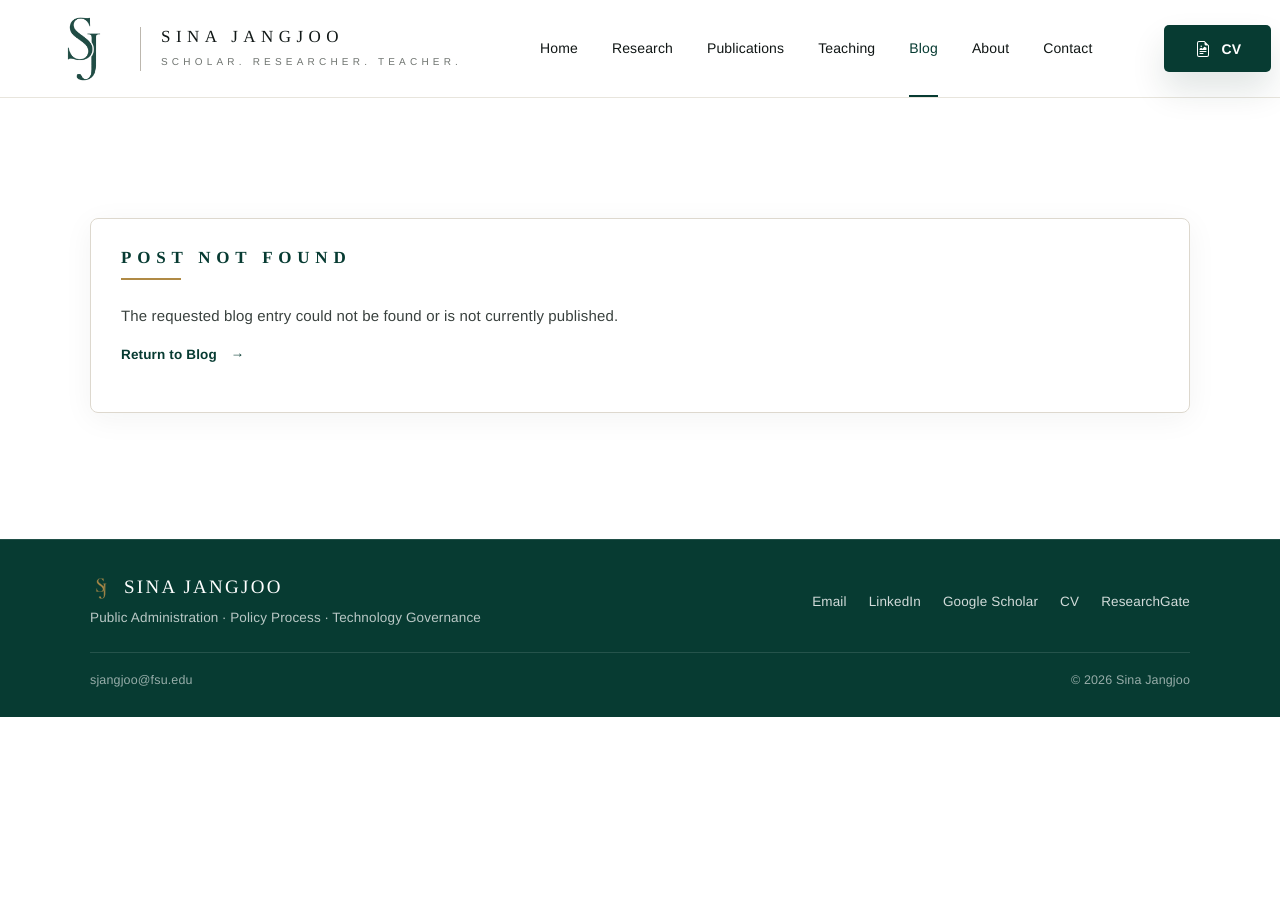
<file: post.html>
<!DOCTYPE html>
<html lang="en">
<head>
  <!-- Google tag (gtag.js) -->
  <script async src="https://www.googletagmanager.com/gtag/js?id=G-QTLJDKC5LB"></script>
  <script>
    window.dataLayer = window.dataLayer || [];
    function gtag(){dataLayer.push(arguments);}
    gtag("js", new Date());

    gtag("config", "G-QTLJDKC5LB");
  </script>

  <script src="nav.js"></script>
  <meta charset="utf-8">
  <meta content="width=device-width, initial-scale=1" name="viewport">

  <title>Blog Post | Sina Jangjoo</title>
  <meta name="description" content="Blog post by Sina Jangjoo on public administration, institutional change, AI governance, clean energy transitions, nonprofit action, and urban policy.">

  <link rel="icon" type="image/png" href="images/icon.png">
  <link rel="apple-touch-icon" href="images/icon.png">
  <link rel="stylesheet" href="style.css">

  <style>
    :root {
      --text-main: #222222;
      --text-body: #333333;
      --text-muted: #5A5A5A;
      --heading-main: #111111;

      --accent-green: #123f36;
      --accent-gold: #b58b47;
      --accent-garnet: #782F40;
      --accent-slate: #4A5C61;

      --box-bg: #ffffff;
      --soft-bg: #FAF8F4;
      --soft-border: rgba(0, 0, 0, 0.10);
      --box-radius: 10px;
      --box-shadow: 0 10px 24px rgba(0, 0, 0, 0.045);
    }

    body {
      color: var(--text-body);
    }

    .post-wrap {
      padding-top: 120px;
      padding-bottom: 70px;
    }

    .post-article {
      max-width: 930px;
      margin: 0 auto;
      background: var(--box-bg);
      border: 1px solid var(--soft-border);
      border-radius: var(--box-radius);
      box-shadow: var(--box-shadow);
      padding: 34px;
    }

    .post-article h1 {
      margin: 20px 0 14px 0;
      color: var(--heading-main);
      font-family: ui-serif, Georgia, Cambria, "Times New Roman", Times, serif;
      font-size: clamp(2rem, 4vw, 3rem);
      line-height: 1.16;
      letter-spacing: 0.005em;
      max-width: 100%;
    }

    .post-summary {
      color: var(--text-muted);
      font-size: 1.05rem;
      line-height: 1.7;
      font-style: italic;
      margin: 0 0 24px 0;
    }

    .post-meta-row {
      display: flex;
      flex-wrap: wrap;
      align-items: center;
      gap: 10px;
      margin-top: 20px;
    }

    .post-body {
      margin-top: 30px;
      color: var(--text-body);
      font-size: 1.02rem;
      line-height: 1.8;
    }

    .post-body h2 {
      margin-top: 34px;
      margin-bottom: 10px;
      color: var(--heading-main);
      font-family: ui-serif, Georgia, Cambria, "Times New Roman", Times, serif;
      font-size: 1.45rem;
      line-height: 1.25;
    }

    .post-body h2:first-child {
      margin-top: 0;
    }

    .post-body p {
      margin: 0 0 18px 0;
    }

    .post-body ul,
    .post-body ol {
      margin: 0 0 18px 22px;
      padding: 0;
      line-height: 1.8;
    }

    .post-body li {
      margin-bottom: 8px;
    }

    .post-body a {
      color: var(--accent-green);
      font-weight: 700;
      text-decoration: none;
    }

    .post-body a:hover {
      text-decoration: underline;
    }

    .type-label {
      display: inline-flex;
      align-items: center;
      width: fit-content;
      max-width: max-content;
      padding: 4px 8px;
      border-radius: 999px;
      font-size: 0.7rem;
      line-height: 1;
      font-weight: 700;
      letter-spacing: 0.06em;
      text-transform: uppercase;
      white-space: nowrap;
      border: 1px solid transparent;
      box-shadow: 0 3px 10px rgba(0, 0, 0, 0.035);
    }

    .type-research-note {
      background: linear-gradient(180deg, rgba(18, 63, 54, 0.11), rgba(18, 63, 54, 0.06));
      color: var(--accent-green);
      border-color: rgba(18, 63, 54, 0.16);
    }

    .type-paper-summary {
      background: linear-gradient(180deg, rgba(181, 139, 71, 0.16), rgba(181, 139, 71, 0.08));
      color: #806026;
      border-color: rgba(181, 139, 71, 0.20);
    }

    .type-public-media {
      background: linear-gradient(180deg, rgba(120, 47, 64, 0.11), rgba(120, 47, 64, 0.06));
      color: var(--accent-garnet);
      border-color: rgba(120, 47, 64, 0.16);
    }

    .type-commentary {
      background: linear-gradient(180deg, rgba(74, 92, 97, 0.11), rgba(74, 92, 97, 0.06));
      color: var(--accent-slate);
      border-color: rgba(74, 92, 97, 0.16);
    }

    .area-tags {
      display: inline-flex;
      align-items: center;
      justify-content: flex-start;
      flex-wrap: wrap;
      gap: 10px;
      margin: 10px 0 0 0;
    }

    .area-tags:empty {
      display: none;
    }

    .area-tag {
      position: relative;
      display: inline-flex;
      align-items: center;
      justify-content: center;
      width: auto;
      height: auto;
      padding: 0;
      margin: 0;
      border: none;
      border-radius: 0;
      background: transparent;
      cursor: help;
    }

    .area-tag img {
      width: 24px;
      height: 24px;
      object-fit: contain;
      opacity: 0.95;
      display: block;
    }

    .area-tag::after {
      content: attr(data-label);
      position: absolute;
      left: 0;
      bottom: calc(100% + 8px);
      background: var(--heading-main);
      color: #ffffff;
      padding: 7px 10px;
      border-radius: 6px;
      font-size: 0.78rem;
      line-height: 1.2;
      font-weight: 600;
      white-space: nowrap;
      opacity: 0;
      transform: translateY(4px);
      pointer-events: none;
      transition: opacity 0.18s ease, transform 0.18s ease;
      z-index: 20;
      box-shadow: 0 8px 18px rgba(0, 0, 0, 0.16);
    }

    .area-tag:hover::after,
    .area-tag:focus::after {
      opacity: 1;
      transform: translateY(0);
    }

    .post-divider {
      width: 60px;
      height: 2px;
      background: var(--accent-gold);
      margin: 24px 0;
    }

    .post-not-found {
      max-width: 760px;
      margin: 0 auto;
    }

    @media (max-width: 900px) {
      .post-wrap {
        padding-top: 110px;
      }

      .post-article {
        padding: 28px;
      }

      .post-article h1 {
        font-size: 2rem;
      }
    }

    @media (max-width: 760px) {
      .post-wrap {
        padding-top: 70px;
      }

      .post-article {
        padding: 24px;
      }

      .post-body {
        font-size: 1rem;
      }

      .area-tag::after {
        left: 0;
        right: auto;
      }
    }
  </style>
</head>

<body>

<main-nav active-page="blog"></main-nav>

<main>
  <section class="section block post-wrap">
    <div id="post-content"></div>
  </section>
</main>

<site-footer></site-footer>
<script src="site-footer.js"></script>
<script src="blog-data.js"></script>
<script src="blog-components.js"></script>
<script>
  SJBlog.renderPost("post-content");
</script>

</body>
</html>
</file>
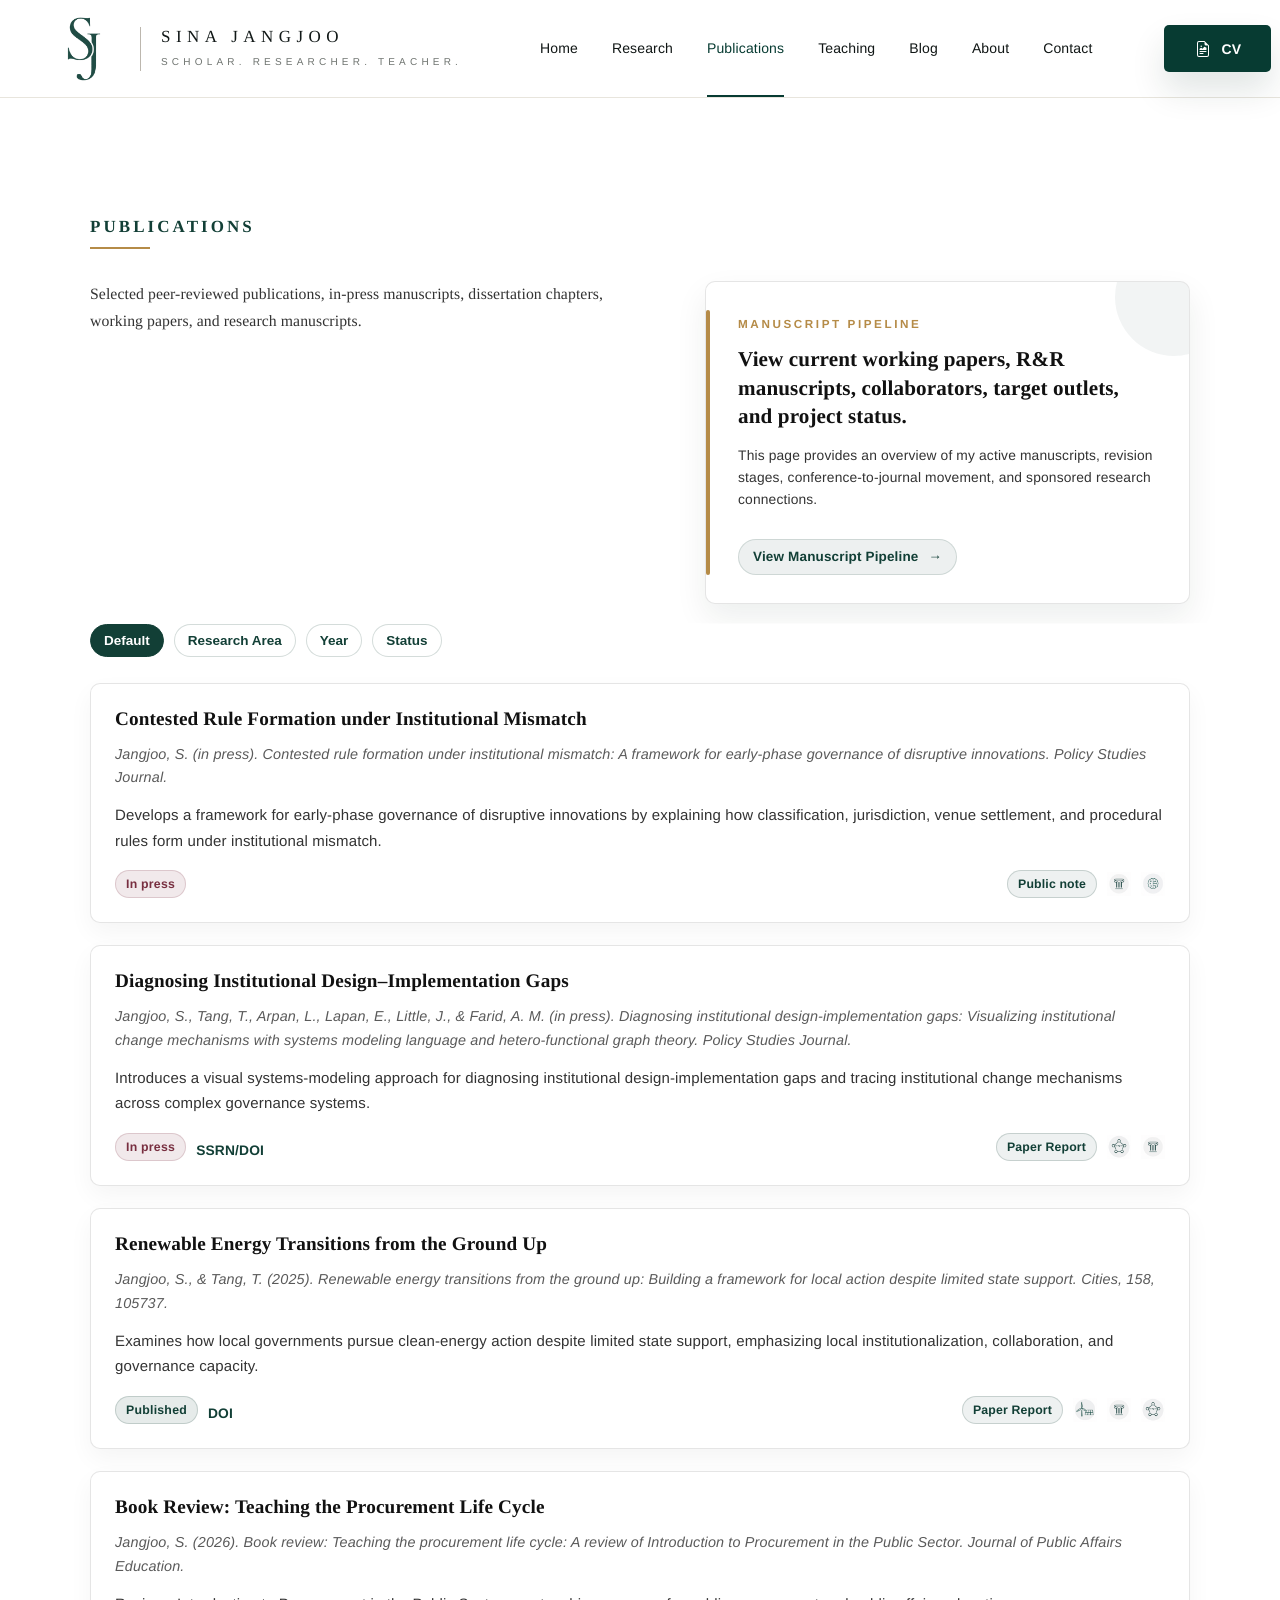
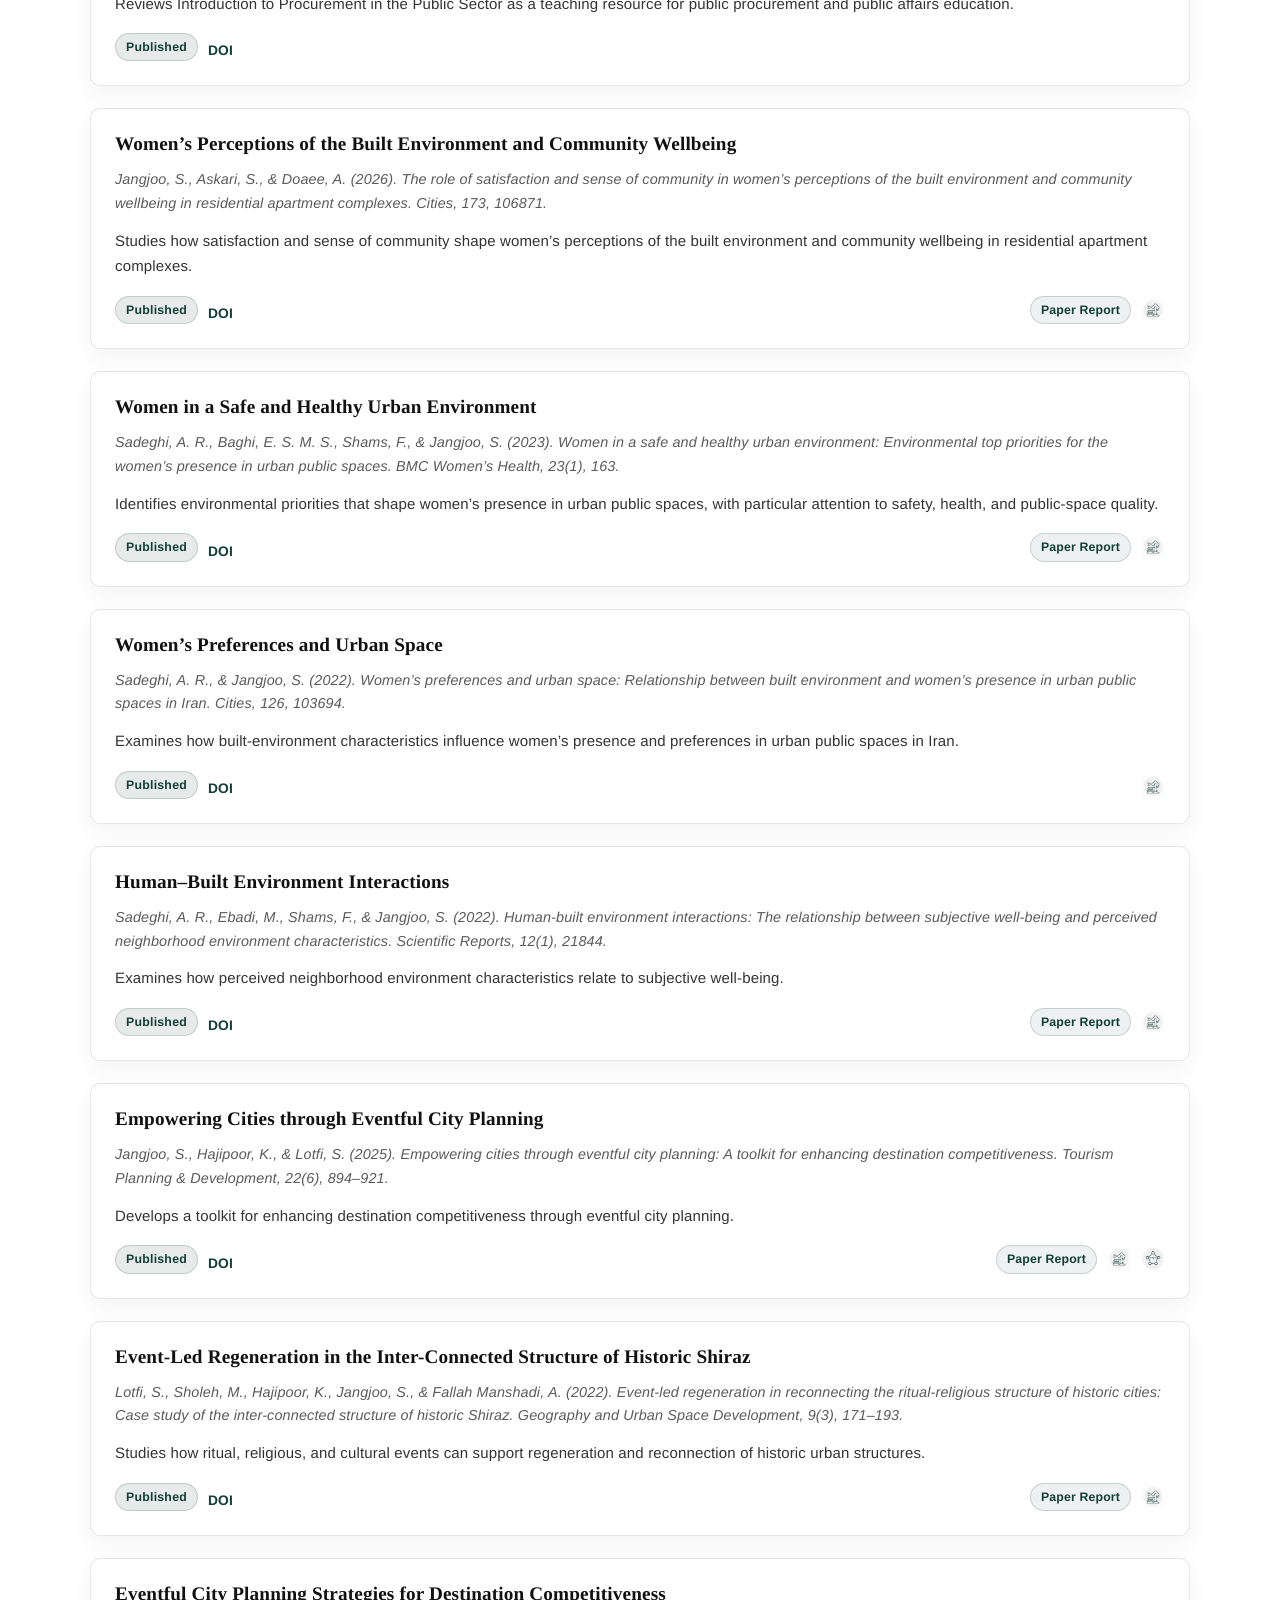
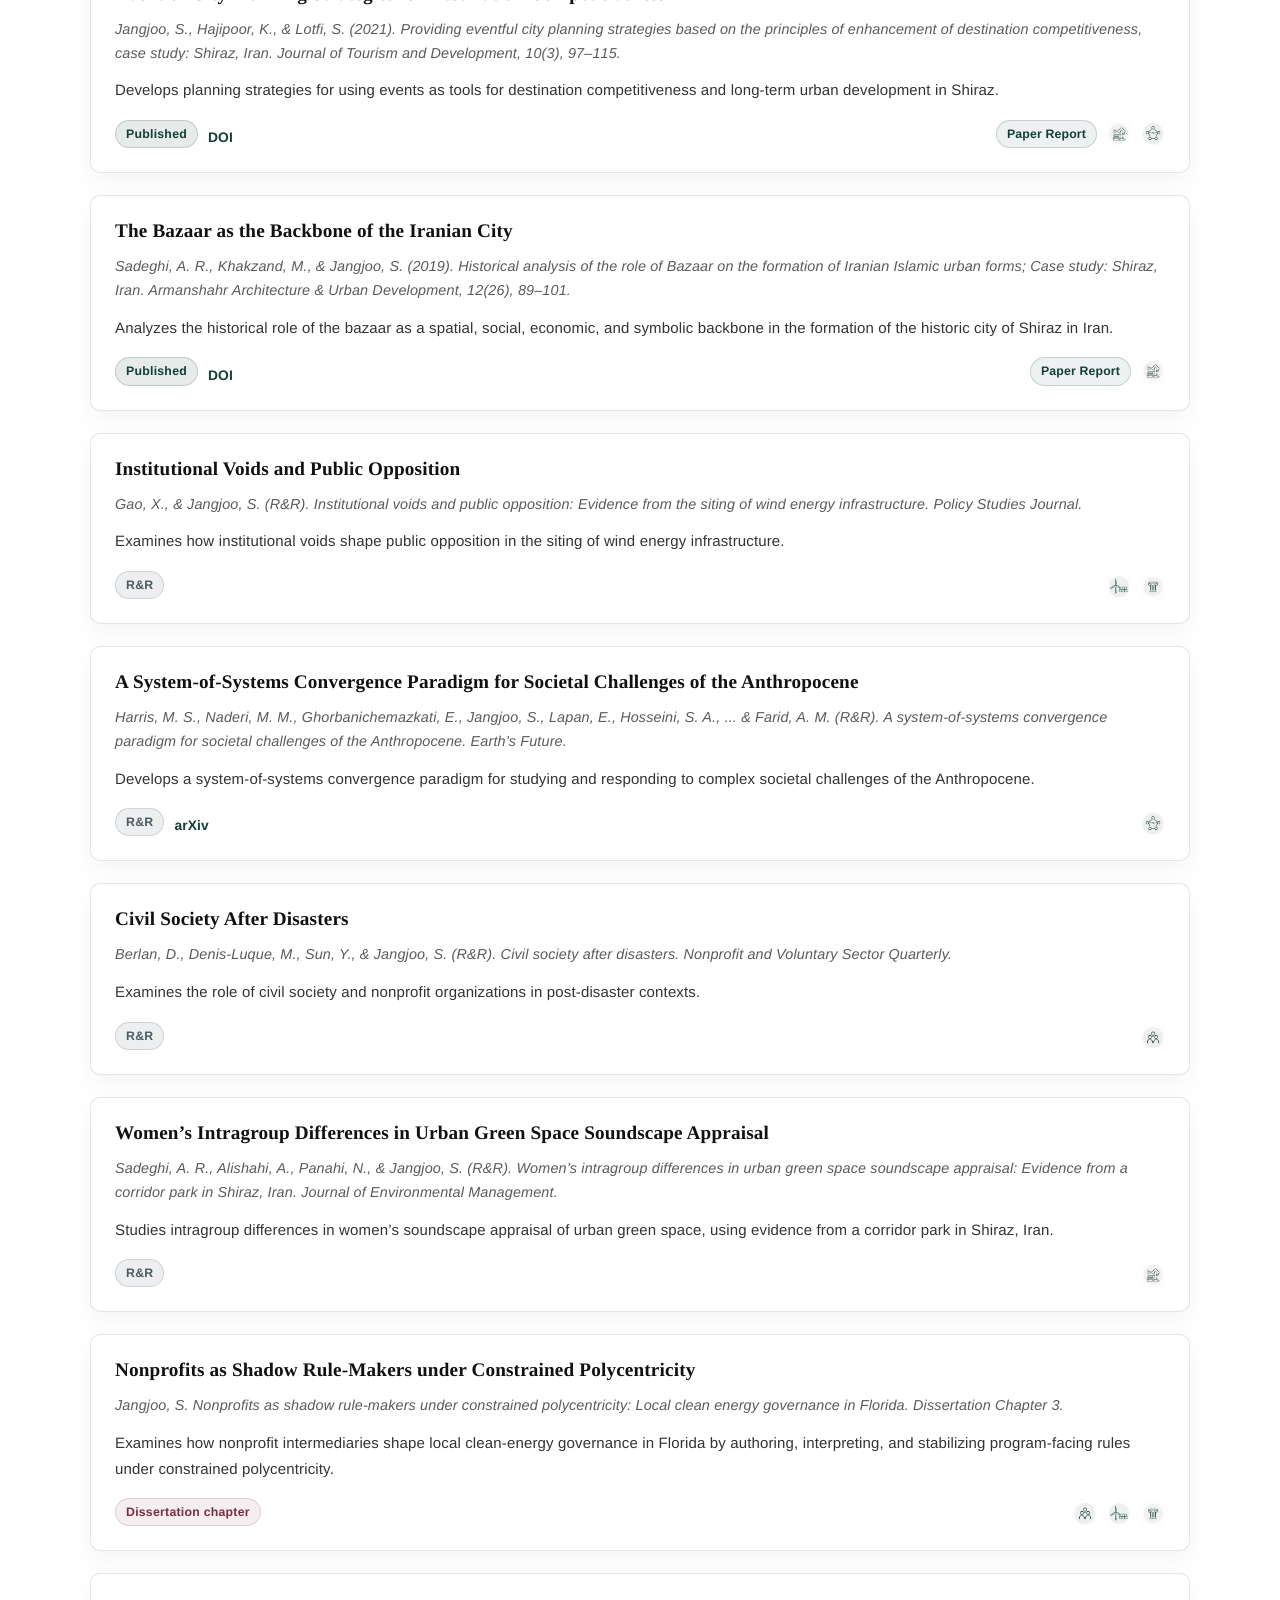
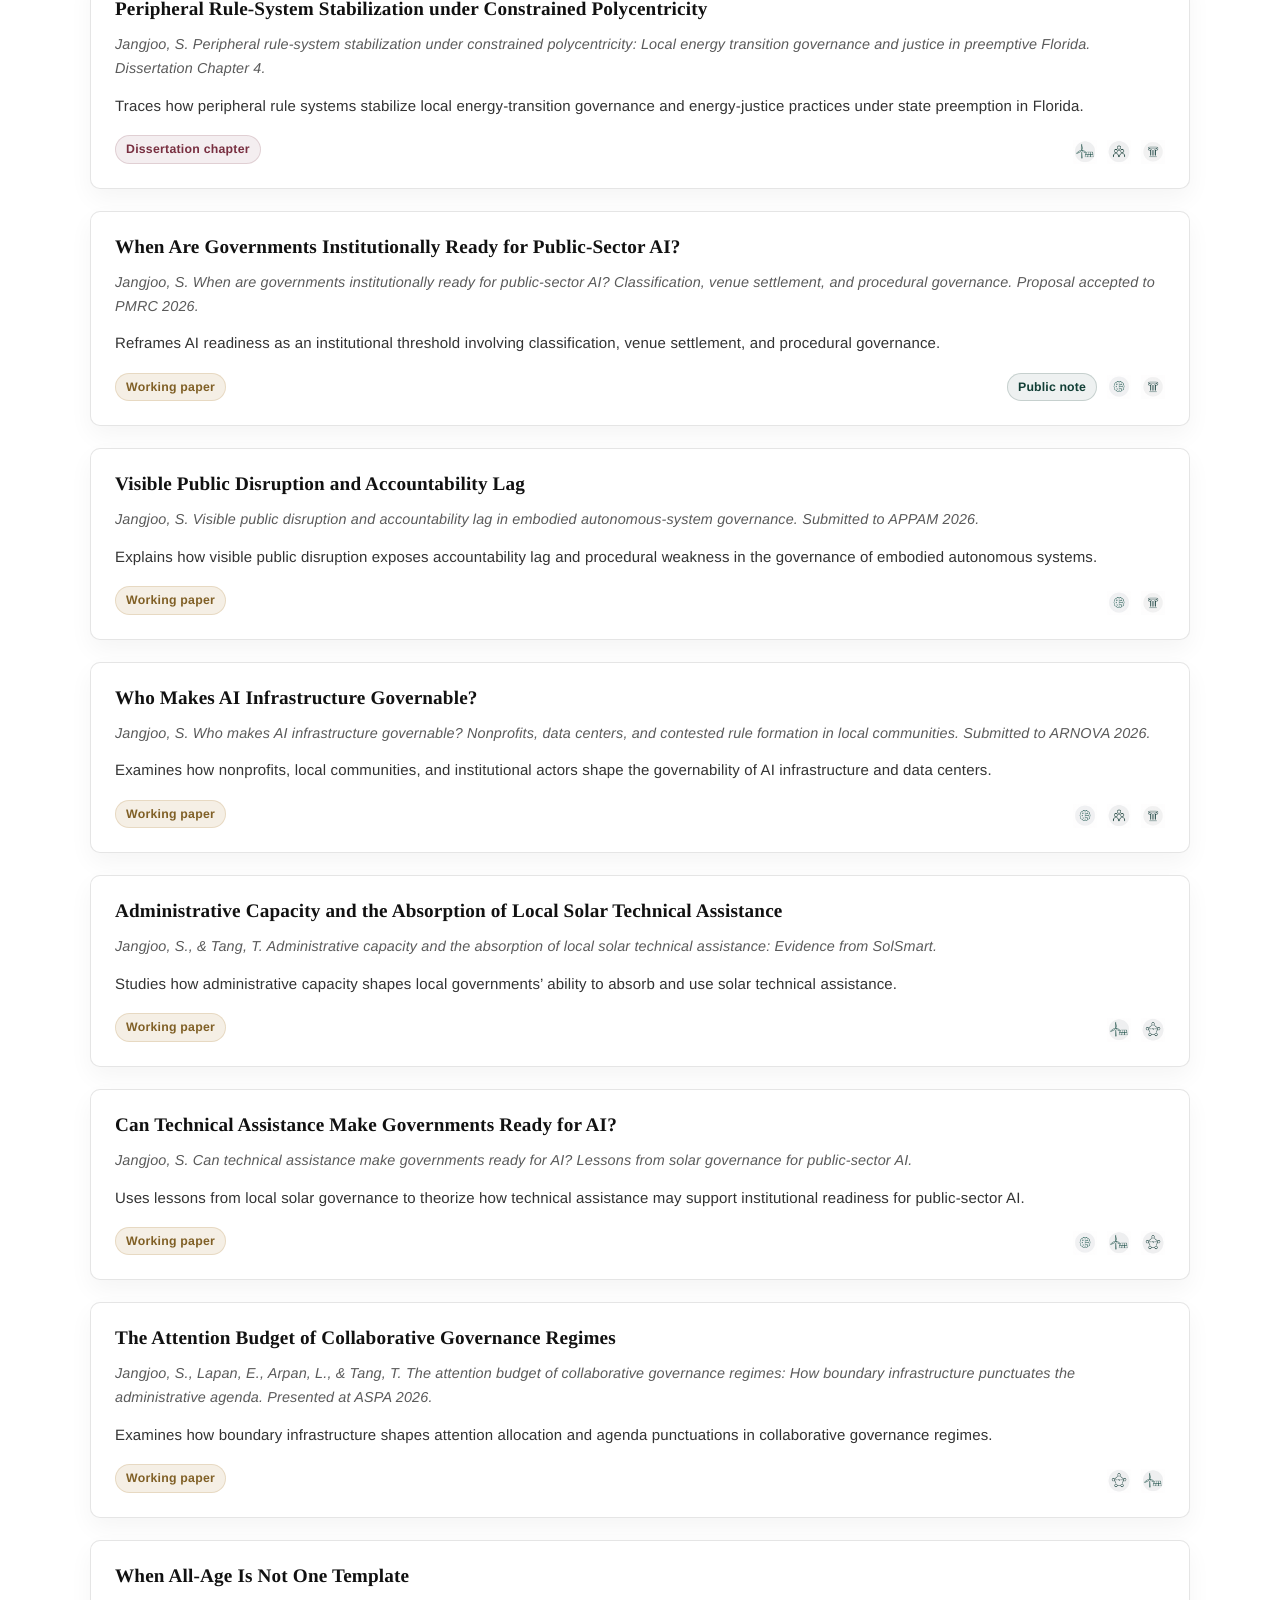
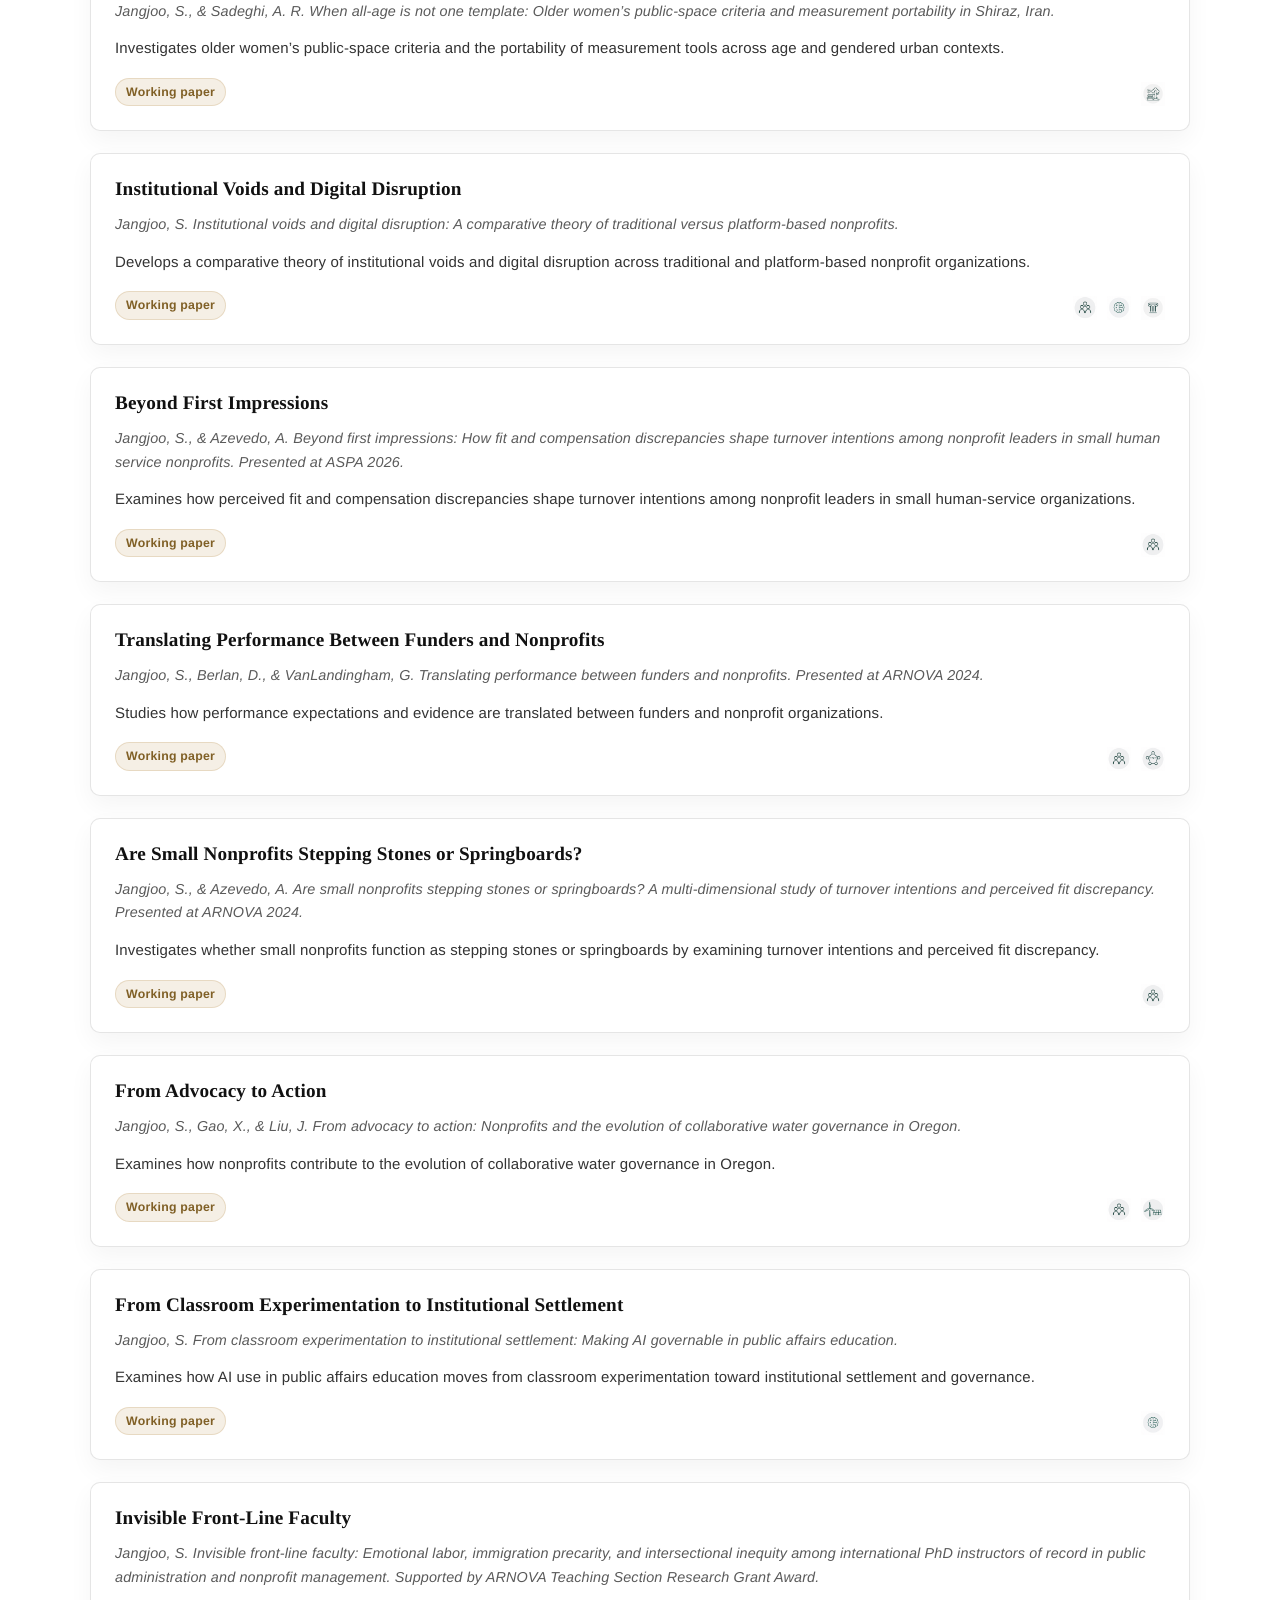
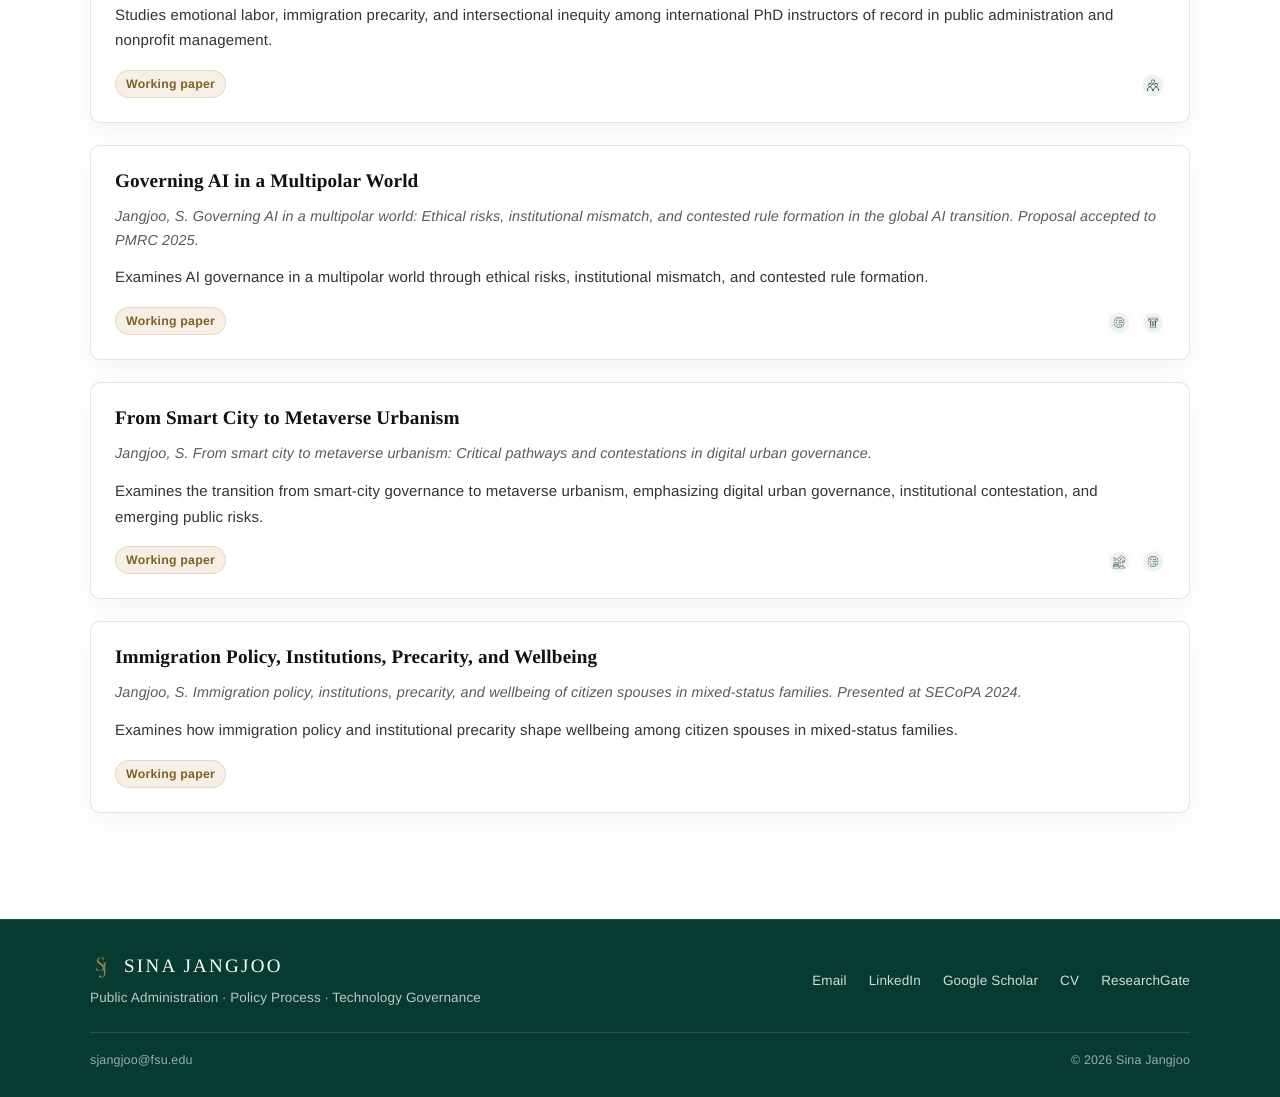
<file: publications.html>
<!DOCTYPE html>
<html lang="en">
<head>
  <!-- Google tag (gtag.js) -->
  <script async src="https://www.googletagmanager.com/gtag/js?id=G-QTLJDKC5LB"></script>
  <script>
    window.dataLayer = window.dataLayer || [];
    function gtag(){dataLayer.push(arguments);}
    gtag("js", new Date());

    gtag("config", "G-QTLJDKC5LB");
  </script>
  
  <script src="nav.js"></script>
  <meta charset="utf-8">
  <meta content="width=device-width, initial-scale=1" name="viewport">
  <title>Publications | Sina Jangjoo</title>
  <meta content="Selected publications, working papers, dissertation chapters, and manuscripts by Sina Jangjoo." name="description">

  <link rel="icon" type="image/png" href="images/icon.png">
  <link rel="apple-touch-icon" href="images/icon.png">
  <link rel="stylesheet" href="style.css">

  <style>
    :root {
      --hero-image: url('images/hero-bg.jpg') !important;

      --text-main: #222222;
      --text-body: #333333;
      --text-muted: #5A5A5A;
      --heading-main: #111111;

      --accent-green: #123f36;
      --accent-gold: #b58b47;
      --accent-garnet: #782F40;
      --accent-slate: #4A5C61;

      --box-bg: #ffffff;
      --soft-border: rgba(0, 0, 0, 0.10);
      --box-radius: 10px;
      --box-shadow: 0 10px 24px rgba(0, 0, 0, 0.045);
    }

    body {
      color: var(--text-body);
    }

    .page-header {
      padding-top: 120px;
      padding-bottom: 20px;
    }

    .page-header p {
      max-width: 930px;
      margin: 0 0 28px 0;
      color: var(--text-body);
      font-size: 1.05rem;
      line-height: 1.75;
    }

    .section-title {
      color: var(--heading-main);
      font-family: ui-serif, Georgia, Cambria, "Times New Roman", Times, serif;
      letter-spacing: 0.18em;
    }

    #publications-header .section-title {
      color: var(--accent-green);
    }

    .section-line {
      background: var(--accent-gold);
    }

    #publications-header .publications-intro-grid {
      display: grid;
      grid-template-columns: minmax(0, 1fr) minmax(420px, 0.88fr);
      gap: 64px;
      align-items: start;
      margin-top: 32px;
    }

    #publications-header .publications-intro-copy {
      align-self: start;
    }

    #publications-header .publications-intro-copy p {
      margin: 0;
      max-width: 720px;
    }

    #publications-header .pipeline-feature-card {
      align-self: start;
    }

    #publications-header .pipeline-feature-card p {
      font-size: 0.92rem;
      line-height: 1.6;
      max-width: none;
    }

    .publication-controls {
      display: flex;
      align-items: center;
      flex-wrap: wrap;
      gap: 10px;
      margin: 0 0 26px 0;
    }

    .control-btn {
      border: 1px solid rgba(18, 63, 54, 0.18);
      background: #ffffff;
      color: var(--accent-green);
      border-radius: 999px;
      padding: 8px 13px;
      font-size: 0.9rem;
      font-weight: 700;
      cursor: pointer;
      transition: background 0.18s ease, color 0.18s ease, border-color 0.18s ease;
    }

    .control-btn:hover,
    .control-btn.active {
      background: var(--accent-green);
      color: #ffffff;
      border-color: var(--accent-green);
    }

    .pub-grid {
      display: grid;
      grid-template-columns: 1fr;
      gap: 22px;
    }

    .pub-group {
      display: grid;
      grid-template-columns: 1fr;
      gap: 22px;
    }

    .pub-group-title {
      margin: 8px 0 -2px 0;
      color: var(--heading-main);
      font-family: ui-serif, Georgia, Cambria, "Times New Roman", Times, serif;
      font-size: 1.18rem;
      line-height: 1.25;
    }

    .pub-card {
      background: var(--box-bg);
      border: 1px solid var(--soft-border);
      border-radius: var(--box-radius);
      box-shadow: var(--box-shadow);
      padding: 24px;
      min-height: auto !important;
      height: auto !important;
      display: block !important;
    }

    .pub-card h3 {
      margin: 0 0 12px 0;
      color: var(--heading-main);
      font-family: ui-serif, Georgia, Cambria, "Times New Roman", Times, serif;
      font-size: 1.28rem;
      line-height: 1.25;
    }

    .pub-card p {
      margin: 0 0 12px 0;
      color: var(--text-body);
      font-size: 1rem;
      line-height: 1.7;
    }

    .pub-card .citation {
      color: var(--text-muted);
      font-size: 0.96rem;
      line-height: 1.65;
      font-style: italic;
    }

    .pub-footer {
      display: flex;
      align-items: flex-end;
      justify-content: space-between;
      gap: 16px;
      margin-top: 16px;
      margin-bottom: 0;
    }

    .pub-meta {
      display: flex;
      align-items: center;
      flex-wrap: wrap;
      gap: 10px;
      margin: 0;
    }

    .status {
      display: inline-flex;
      align-items: center;
      width: fit-content;
      max-width: max-content;
      padding: 7px 10px;
      border-radius: 999px;
      font-size: 0.82rem;
      line-height: 1;
      font-weight: 600;
      white-space: nowrap;
      border: 1px solid transparent;
    }

    .status-published {
      background: rgba(18, 63, 54, 0.10);
      color: var(--accent-green);
      border-color: rgba(18, 63, 54, 0.18);
    }

    .status-working {
      background: rgba(181, 139, 71, 0.14);
      color: #806026;
      border-color: rgba(181, 139, 71, 0.22);
    }

    .status-inpress {
      background: rgba(120, 47, 64, 0.10);
      color: var(--accent-garnet);
      border-color: rgba(120, 47, 64, 0.18);
    }

    .status-revision {
      background: rgba(74, 92, 97, 0.10);
      color: var(--accent-slate);
      border-color: rgba(74, 92, 97, 0.18);
    }

    .status-dissertation {
      background: rgba(120, 47, 64, 0.08);
      color: var(--accent-garnet);
      border-color: rgba(120, 47, 64, 0.16);
    }

    .pub-links {
      display: inline-flex;
      align-items: center;
      flex-wrap: wrap;
      gap: 10px;
      width: auto;
    }

    .pub-links:empty {
      display: none;
    }

    .pub-links a {
      color: var(--accent-green);
      font-size: 0.92rem;
      font-weight: 700;
      text-decoration: none;
      line-height: 1;
    }

    .pub-links a:hover {
      text-decoration: underline;
    }

    .area-tags {
      display: inline-flex;
      align-items: center;
      justify-content: flex-end;
      flex-wrap: wrap;
      gap: 10px;
      margin-left: auto;
    }

    .area-tags:empty {
      display: none;
    }

    .pub-summary-btn {
      display: inline-flex;
      align-items: center;
      justify-content: center;
      padding: 7px 10px;
      border-radius: 999px;
      border: 1px solid rgba(18, 63, 54, 0.18);
      background: rgba(18, 63, 54, 0.07);
      color: var(--accent-green);
      font-size: 0.82rem;
      line-height: 1;
      font-weight: 700;
      white-space: nowrap;
      text-decoration: none;
      transition: background 0.18s ease, color 0.18s ease, border-color 0.18s ease;
    }

    .pub-summary-btn:hover,
    .pub-summary-btn:focus {
      background: var(--accent-green);
      color: #ffffff;
      border-color: var(--accent-green);
      text-decoration: none;
    }

    .area-tag {
      position: relative;
      display: inline-flex;
      align-items: center;
      justify-content: center;
      width: auto;
      height: auto;
      padding: 0;
      margin: 0;
      border: none;
      border-radius: 0;
      background: transparent;
      cursor: help;
    }

    .area-tag img {
      width: 24px;
      height: 24px;
      object-fit: contain;
      opacity: 0.95;
      display: block;
    }

    .area-tag::after {
      content: attr(data-label);
      position: absolute;
      right: 0;
      bottom: calc(100% + 8px);
      background: var(--heading-main);
      color: #ffffff;
      padding: 7px 10px;
      border-radius: 6px;
      font-size: 0.78rem;
      line-height: 1.2;
      font-weight: 600;
      white-space: nowrap;
      opacity: 0;
      transform: translateY(4px);
      pointer-events: none;
      transition: opacity 0.18s ease, transform 0.18s ease;
      z-index: 20;
      box-shadow: 0 8px 18px rgba(0, 0, 0, 0.16);
    }

    .area-tag:hover::after,
    .area-tag:focus::after {
      opacity: 1;
      transform: translateY(0);
    }

    .pub-card > *:last-child {
      margin-bottom: 0;
    }

    @media (max-width: 900px) {
      .page-header {
        padding-top: 110px;
      }

      #publications-header .publications-intro-grid {
        grid-template-columns: 1fr;
        gap: 24px;
        margin-top: 28px;
      }

      .pub-card {
        padding: 22px;
      }

      .pub-card h3 {
        font-size: 1.18rem;
      }

      .pub-footer {
        align-items: flex-start;
        flex-direction: column;
      }

      .area-tags {
        margin-left: 0;
        justify-content: flex-start;
      }

      .area-tag::after {
        left: 0;
        right: auto;
      }
    }

    @media (max-width: 760px) {
      .page-header {
        padding-top: 70px;
      }
    }
  </style>
</head>

<body>

<main-nav active-page="publications"></main-nav>

<main>
  <section class="section block page-header publications-header-panel" id="publications-header">
    <h1 class="section-title">Publications</h1>
    <div class="section-line"></div>

    <div class="publications-intro-grid">

      <div class="publications-intro-copy">
        <p>
          Selected peer-reviewed publications, in-press manuscripts, dissertation chapters,
          working papers, and research manuscripts.
        </p>
      </div>

      <a class="pipeline-feature-card" href="manuscript-pipeline.html" aria-label="View Manuscript Pipeline">
        <span class="pipeline-card-eyebrow">Manuscript Pipeline</span>

        <h2>
          View current working papers, R&amp;R manuscripts, collaborators, target outlets,
          and project status.
        </h2>

        <p>
          This page provides an overview of my active manuscripts, revision stages,
          conference-to-journal movement, and sponsored research connections.
        </p>

        <span class="pipeline-card-link">
          View Manuscript Pipeline <span aria-hidden="true">→</span>
        </span>
      </a>

    </div>
  </section>

  <section class="section block" id="publications-list" style="padding-top: 0;">

    <div class="publication-controls" aria-label="Publication ordering controls">
      <button type="button" class="control-btn active" data-view="default">Default</button>
      <button type="button" class="control-btn" data-view="area">Research Area</button>
      <button type="button" class="control-btn" data-view="year">Year</button>
      <button type="button" class="control-btn" data-view="status">Status</button>
    </div>

    <div class="pub-grid" id="pub-grid"></div>

  </section>

</main>

<site-footer></site-footer>
<script src="site-footer.js"></script>
<script src="publication-data.js"></script>
<script src="publication-components.js"></script>
<script>
  SJPublications.renderDefault("pub-grid");
  SJPublications.attachControls("pub-grid");
</script>

</body>
</html>
</file>
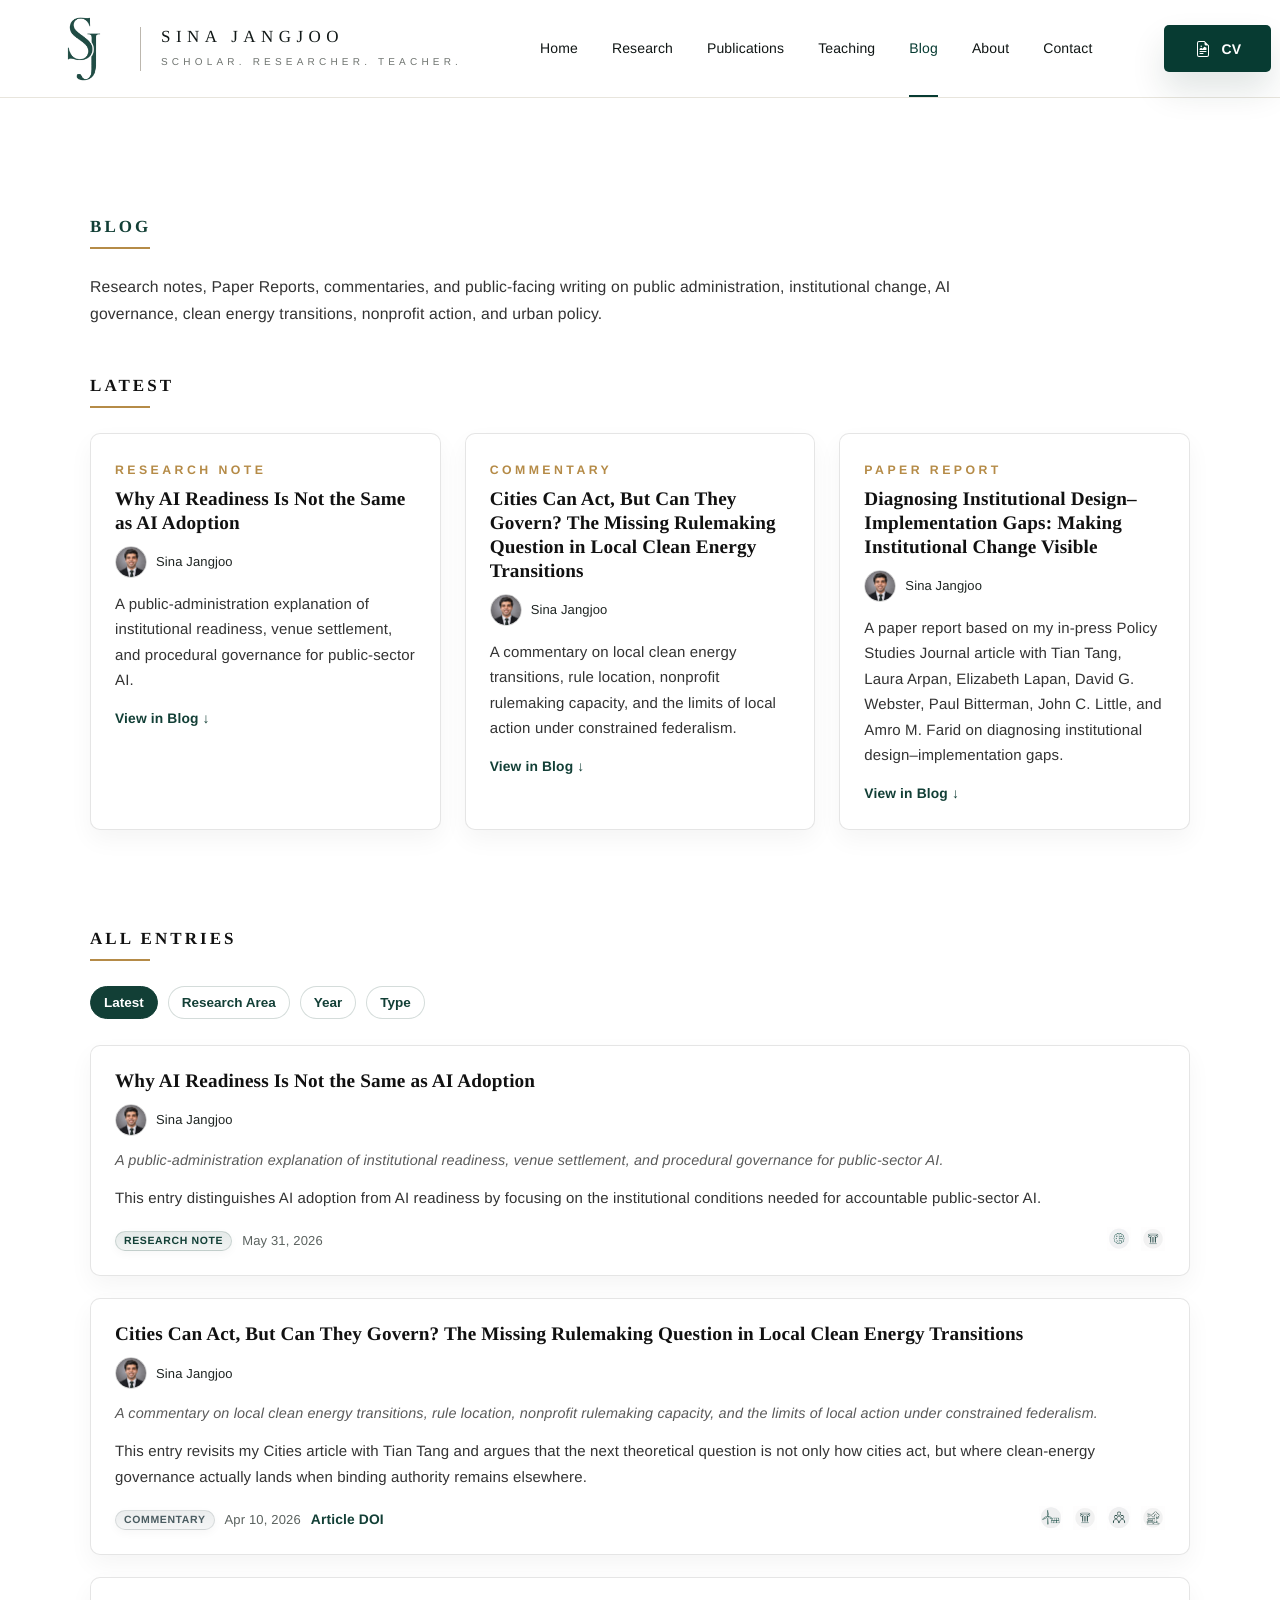
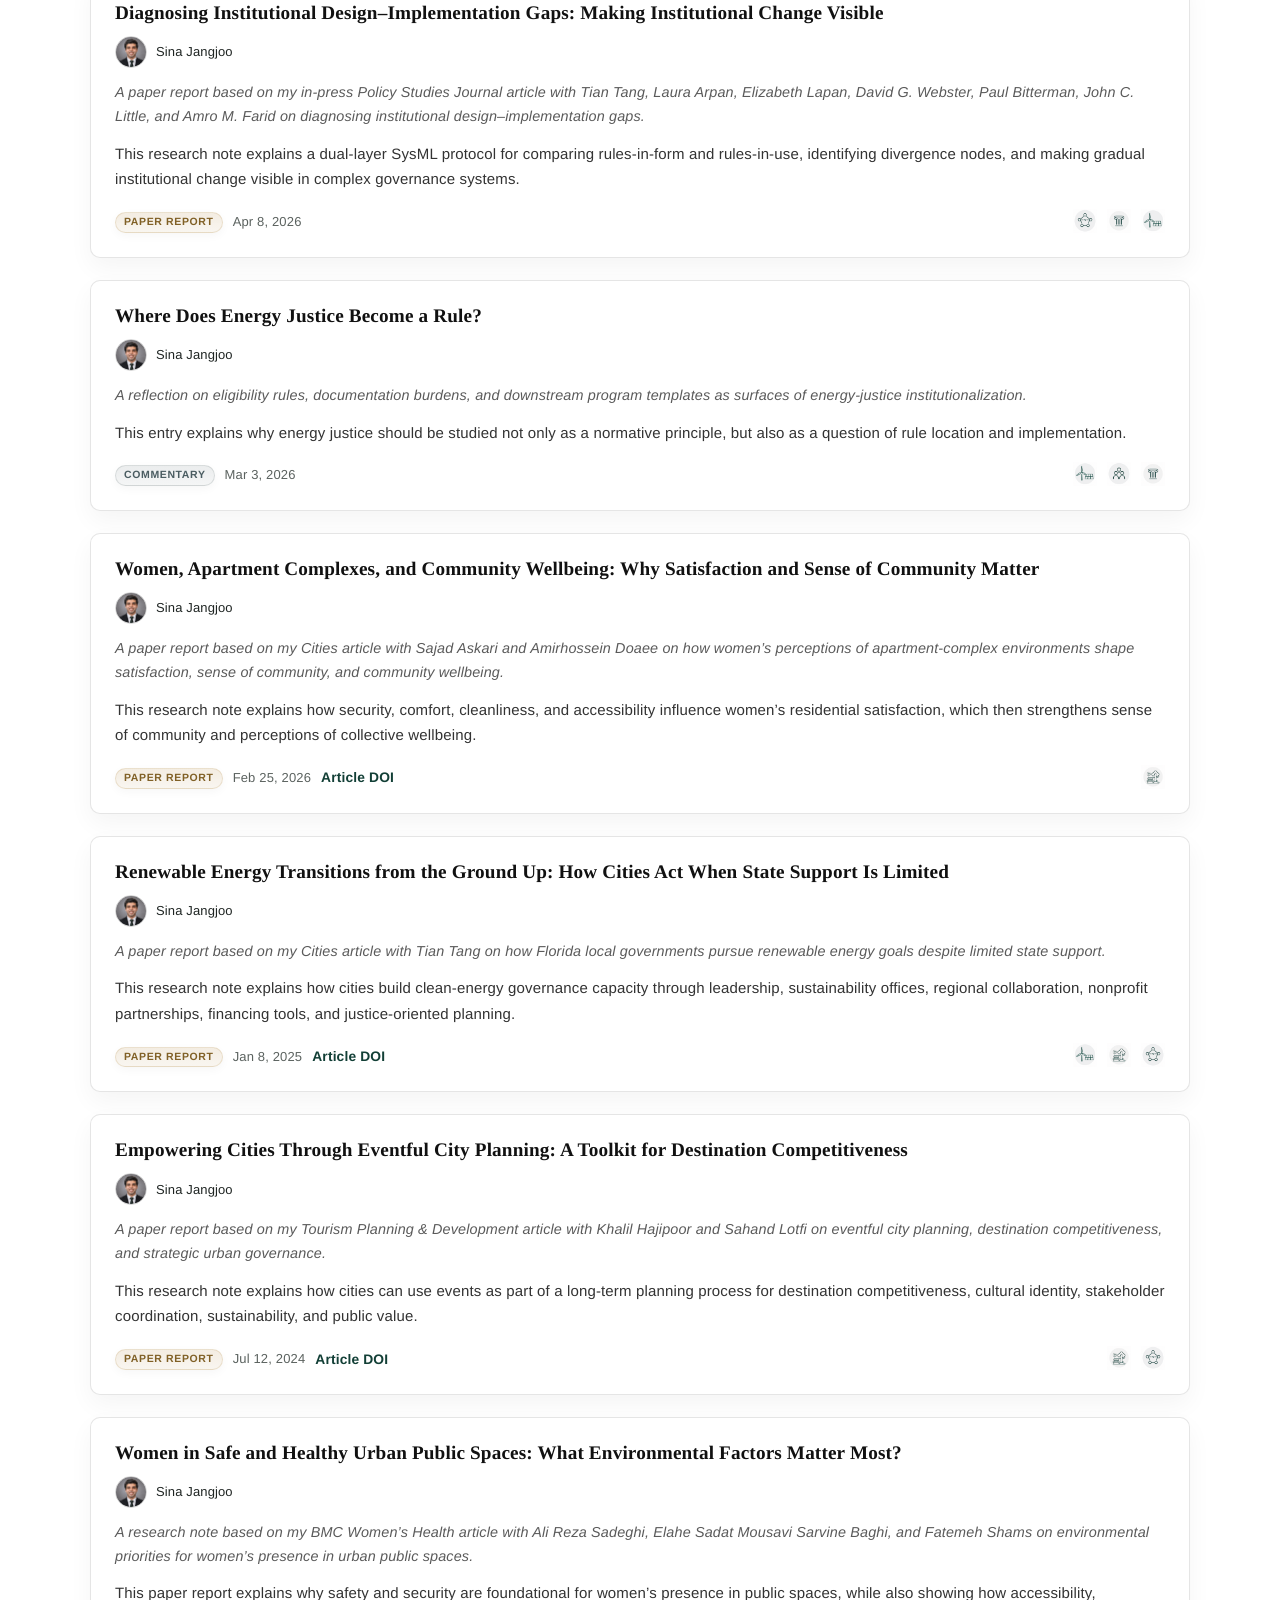
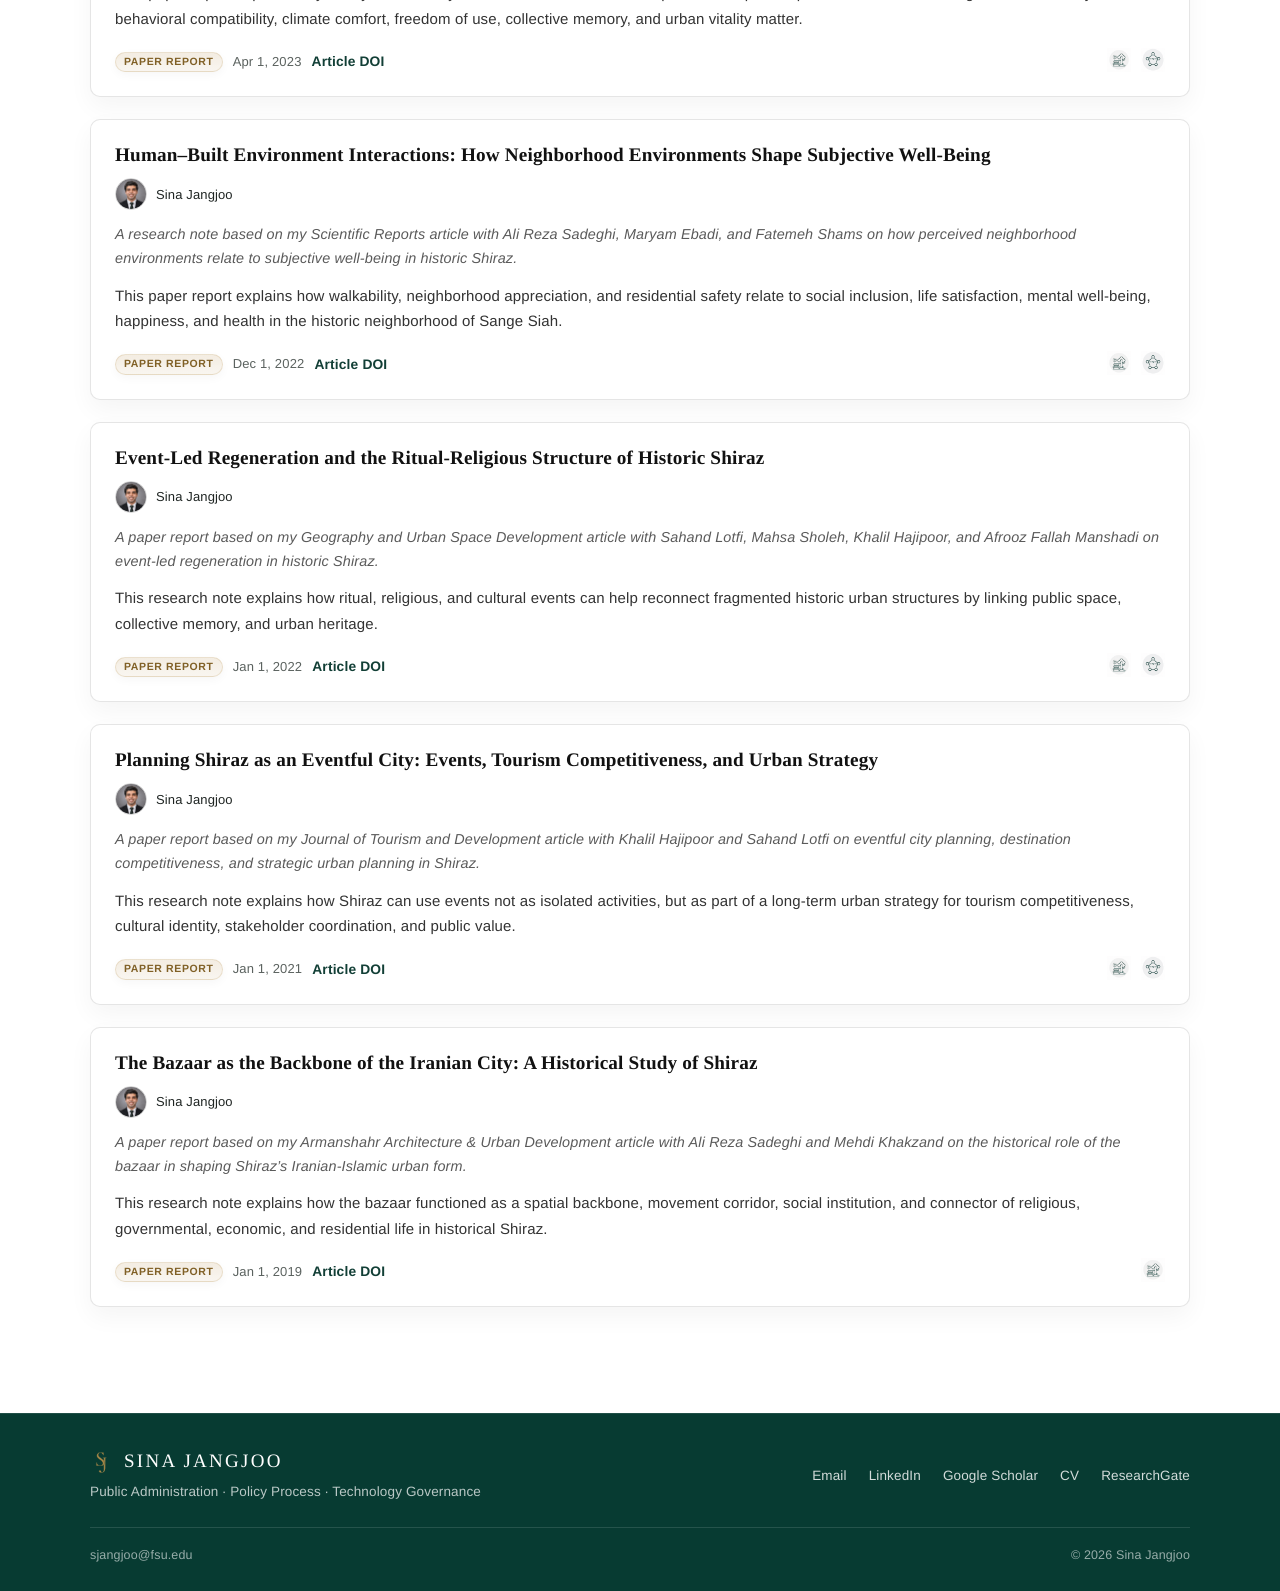
<file: research-note.html>
<!DOCTYPE html>
<html lang="en">
<head>
  <meta charset="utf-8">
  <title>Redirecting to Blog | Sina Jangjoo</title>
  <meta name="robots" content="noindex">
  <meta name="viewport" content="width=device-width, initial-scale=1">

  <script>
    window.location.replace("blog.html" + window.location.hash);
  </script>
</head>

<body>
  <p>Redirecting to <a href="blog.html">Blog</a>.</p>
</body>
</html>
</file>
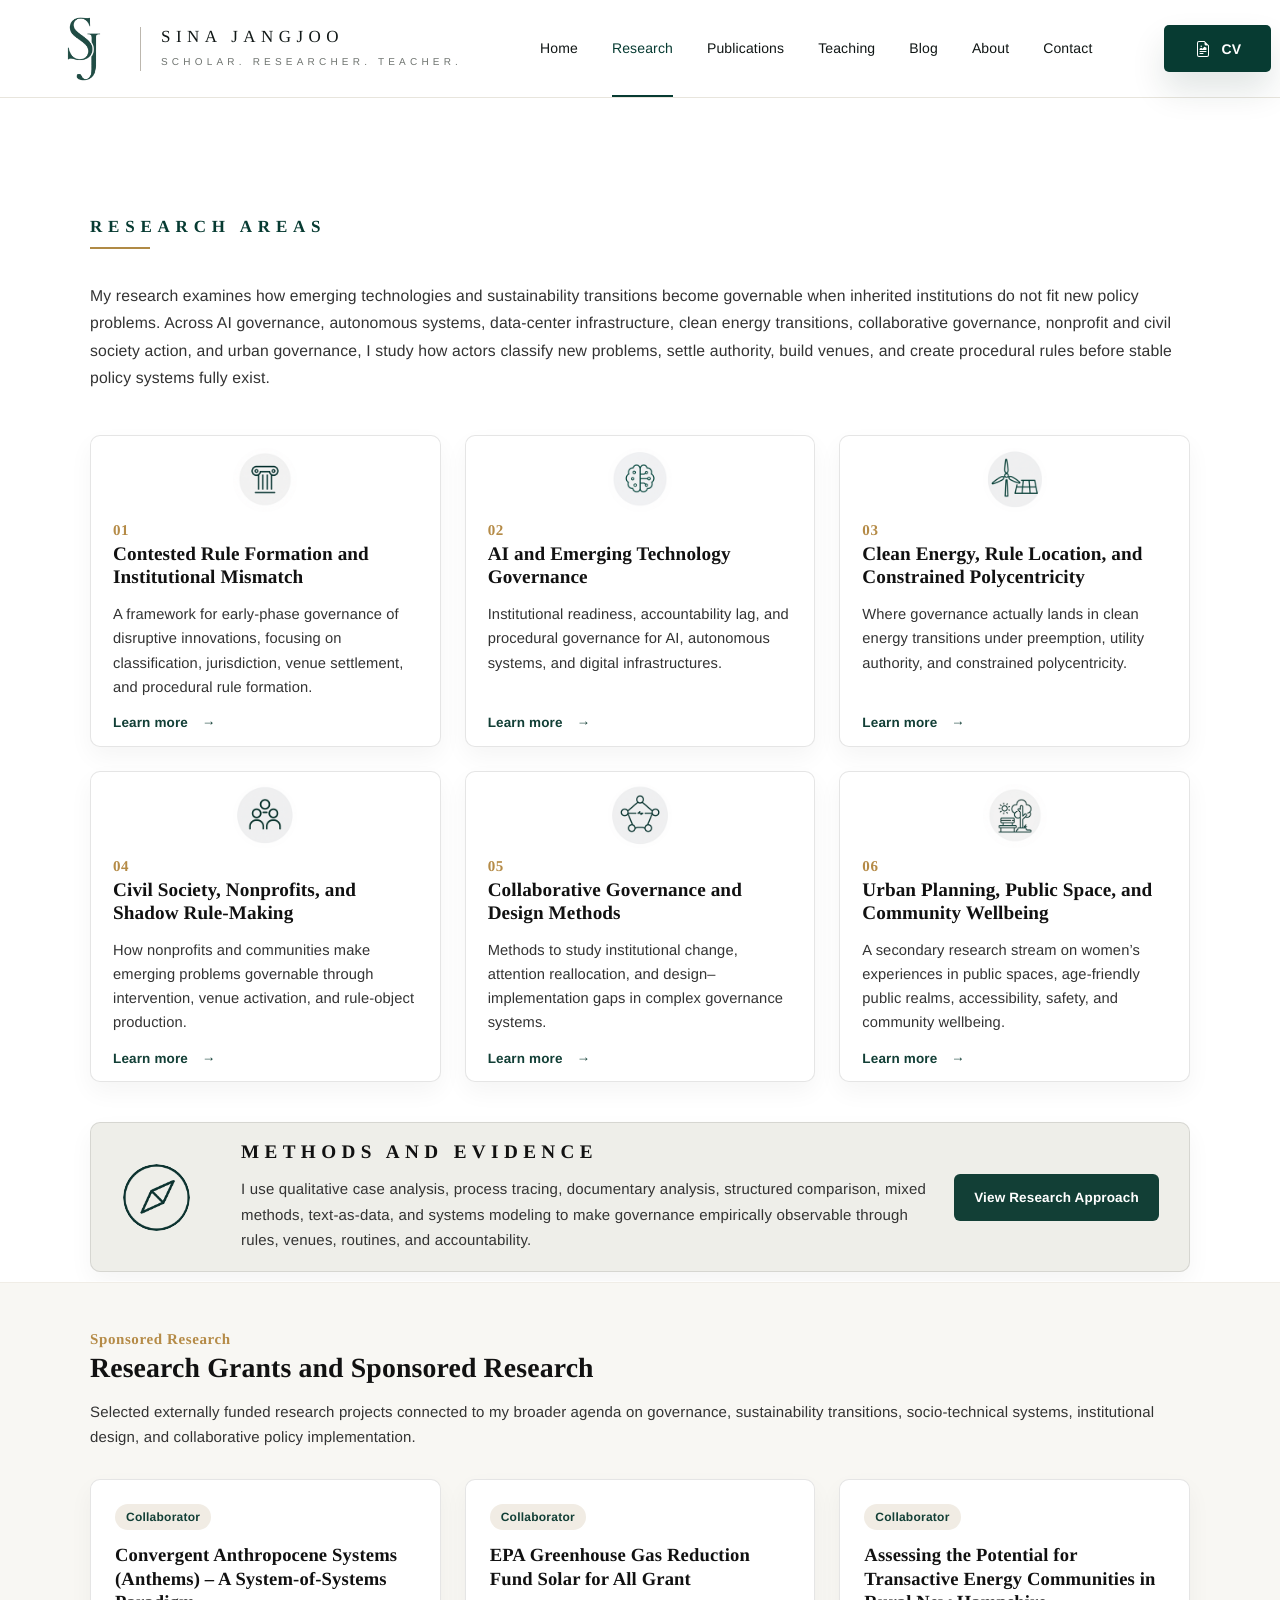
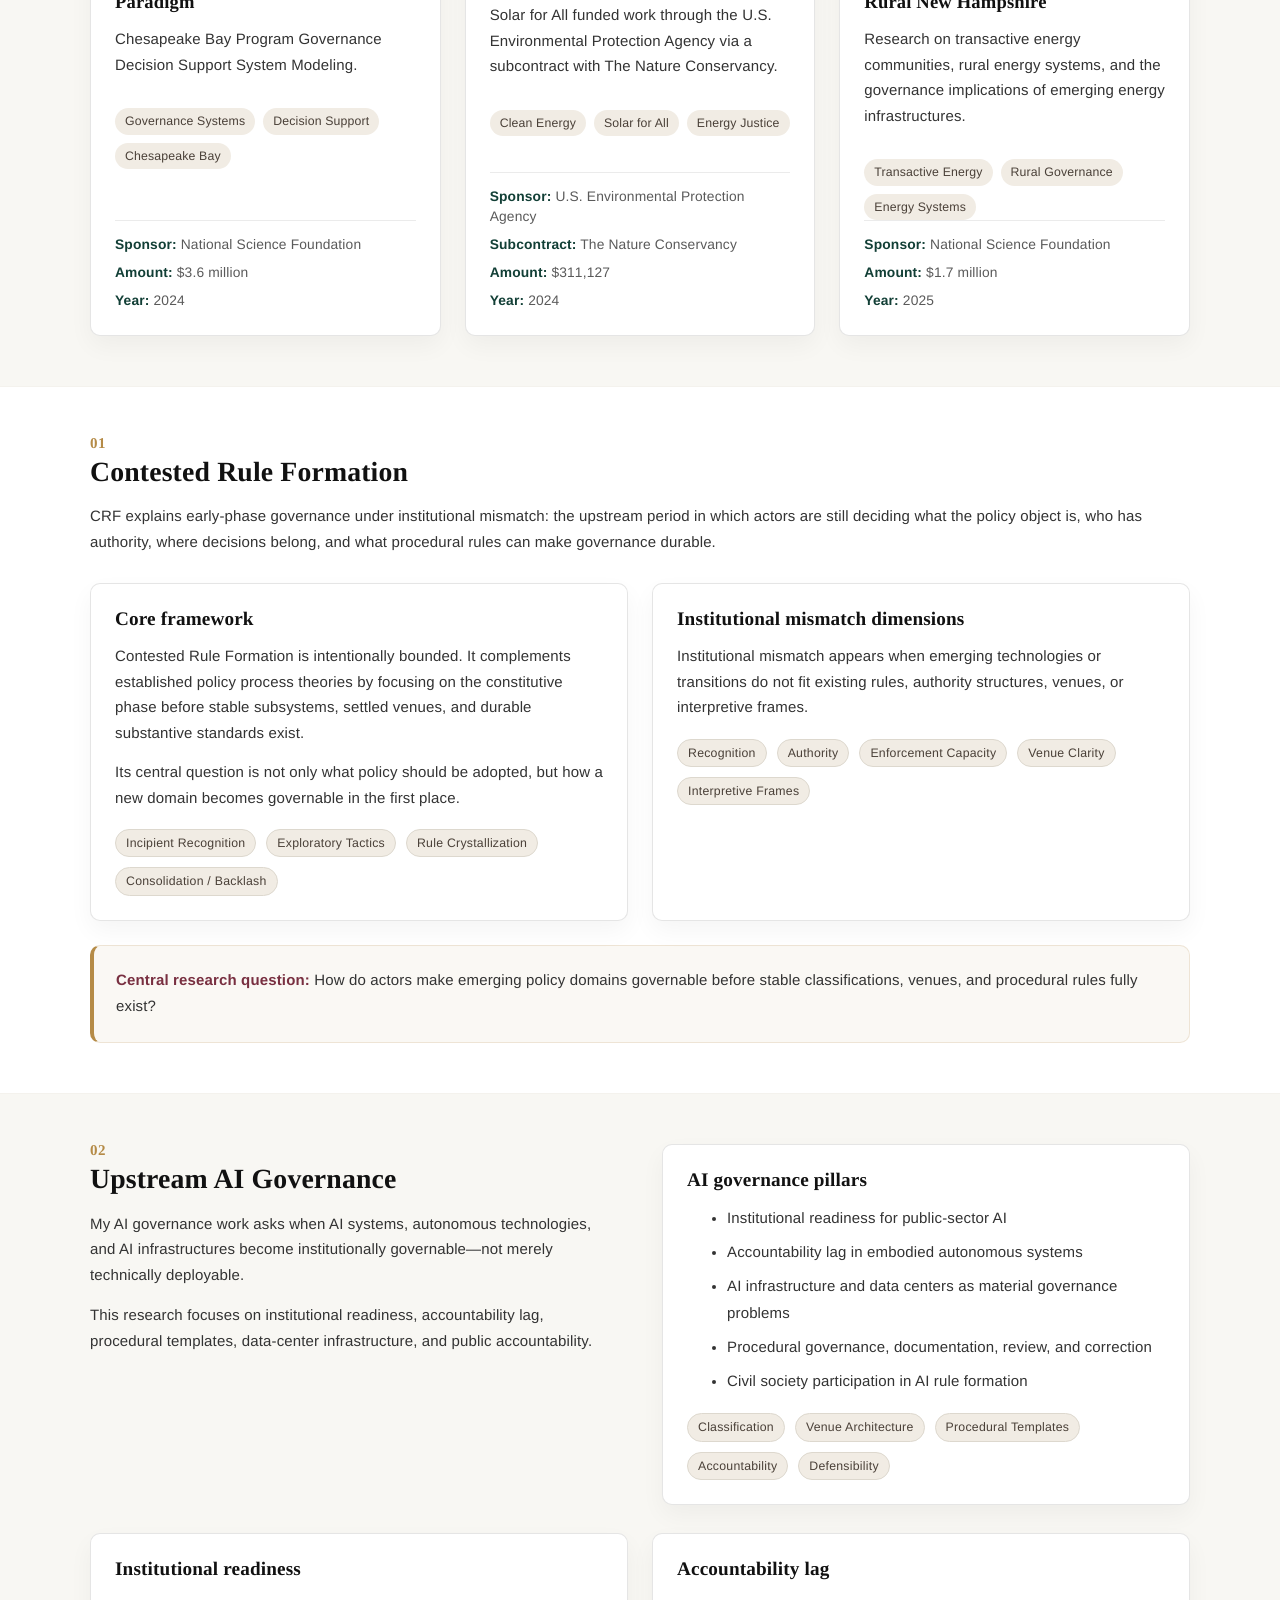
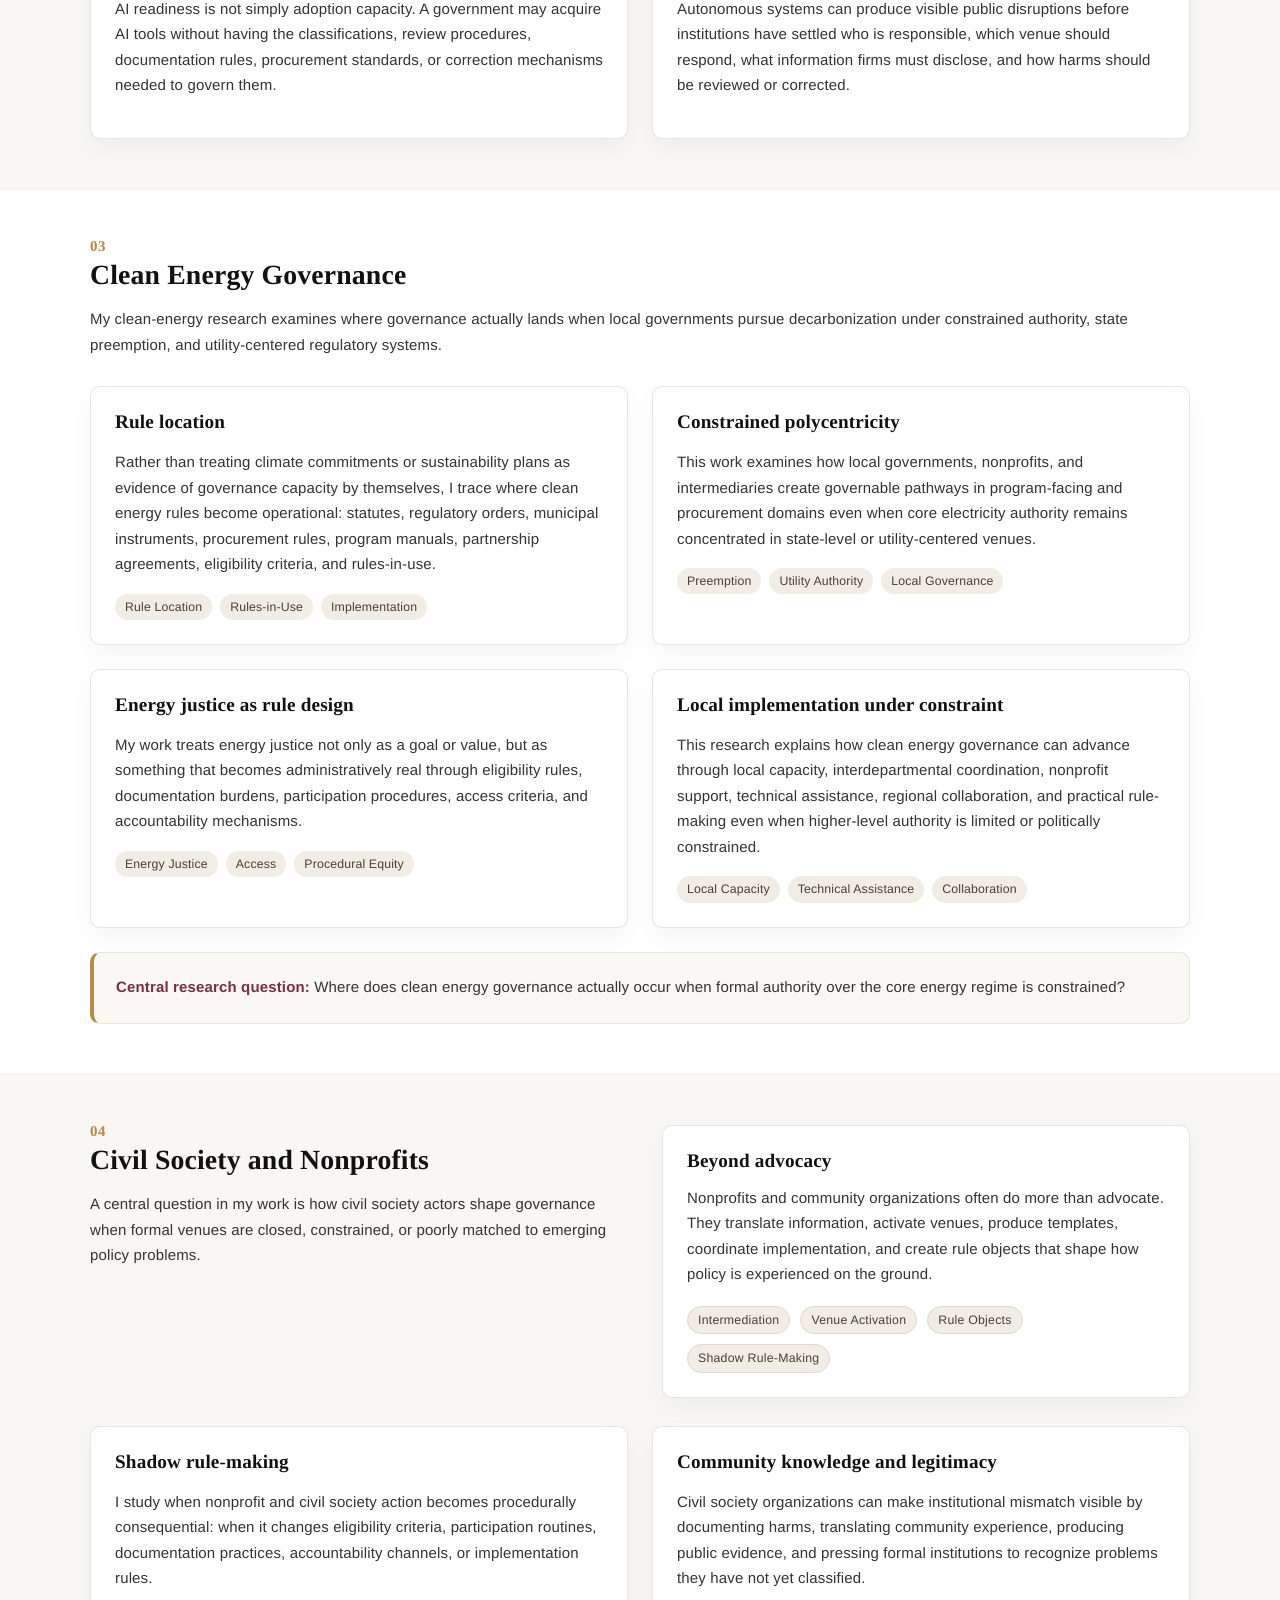
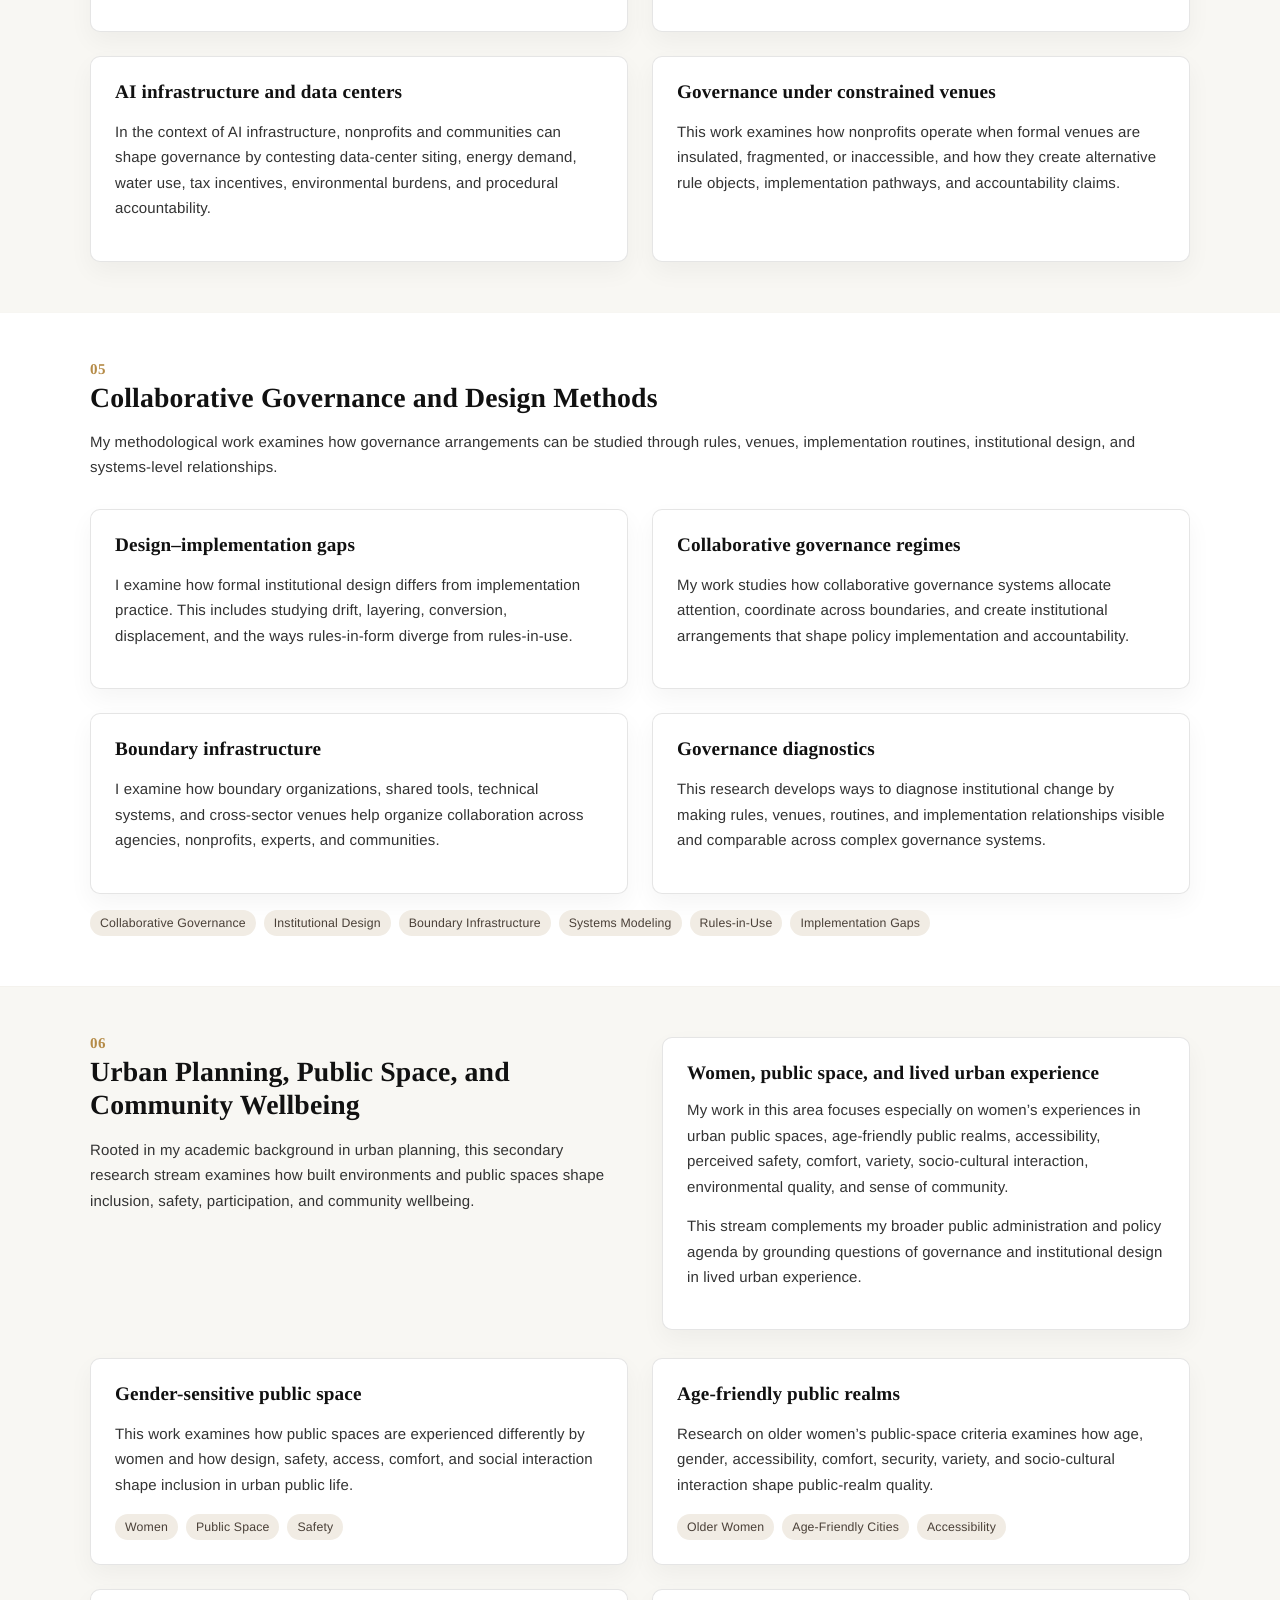
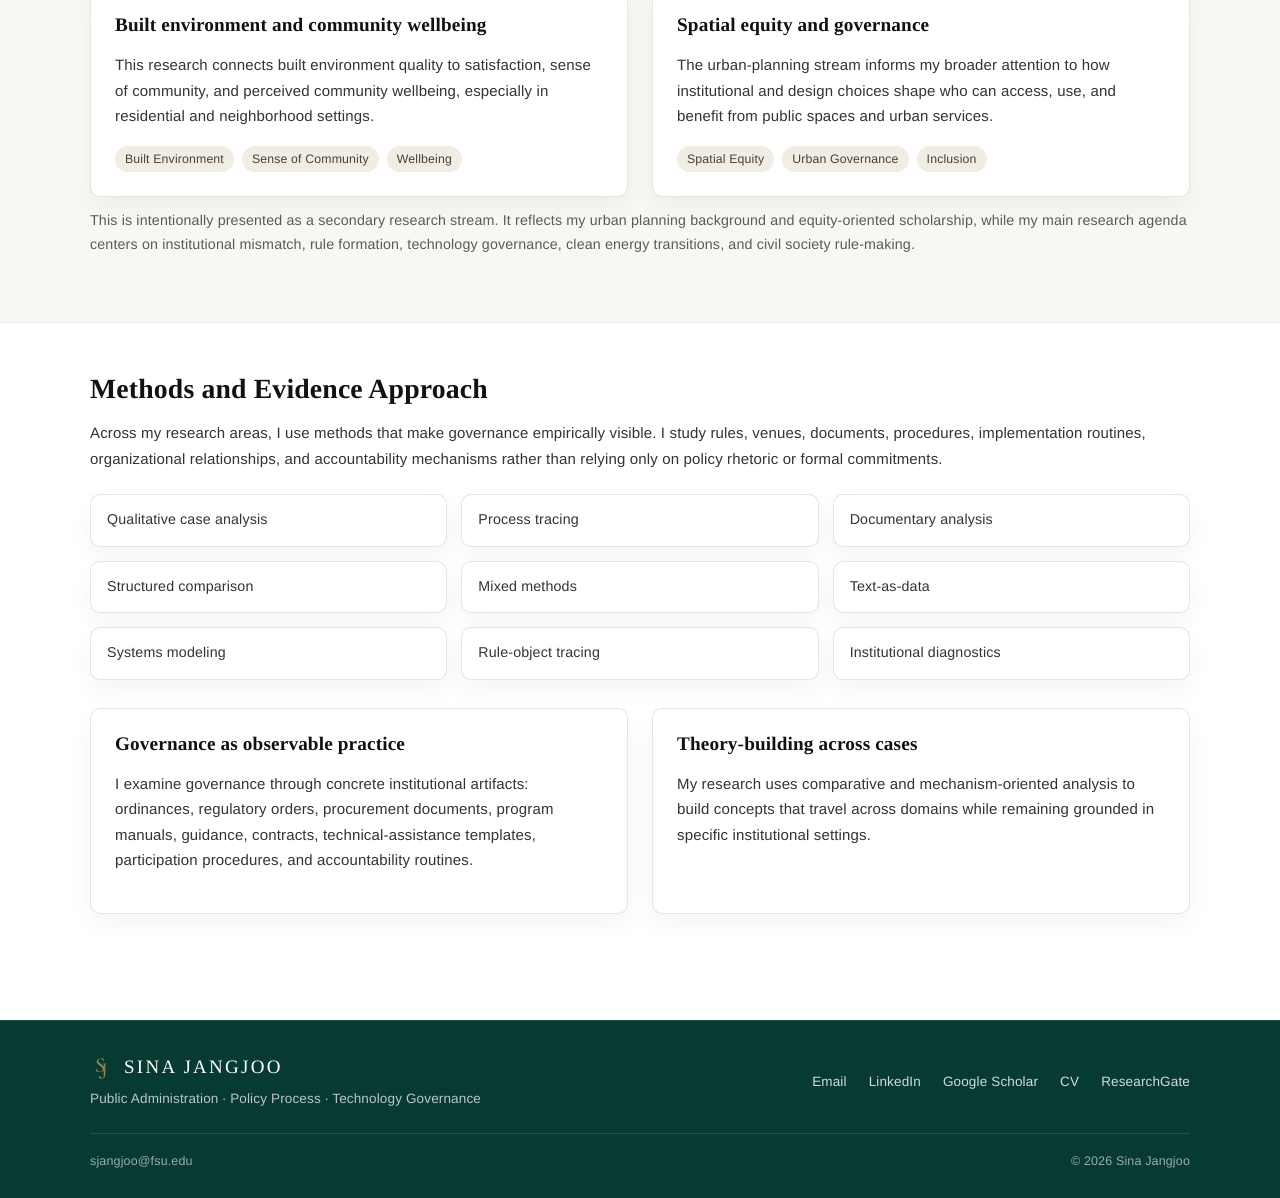
<file: research.html>
<!DOCTYPE html>
<html lang="en">
<head>
<!-- Google tag (gtag.js) -->
<script async src="https://www.googletagmanager.com/gtag/js?id=G-QTLJDKC5LB"></script>
<script>
  window.dataLayer = window.dataLayer || [];
  function gtag(){dataLayer.push(arguments);}
  gtag("js", new Date());

  gtag("config", "G-QTLJDKC5LB");
</script>
  
  <script src="nav.js"></script>
  <meta charset="utf-8">
  <meta content="width=device-width, initial-scale=1" name="viewport">
  <title>Research | Sina Jangjoo</title>
  <meta content="Research areas of Sina Jangjoo." name="description">
  <link rel="icon" type="image/png" href="images/icon.png">
  <link rel="apple-touch-icon" href="images/icon.png">
  <link rel="stylesheet" href="style.css">

  <style>
    :root {
      --text-main: #222222;
      --text-body: #333333;
      --text-muted: #5A5A5A;
      --heading-main: #111111;
      --accent-gold: #b58b47;
      --accent-green: #123f36;
      --accent-garnet: #782F40;
      --box-bg: #ffffff;
      --soft-bg: #FAF8F4;
      --soft-border: rgba(0, 0, 0, 0.10);
      --box-radius: 10px;
      --box-shadow: 0 10px 24px rgba(0, 0, 0, 0.045);
    }

    .area-header .num,
    .research-card .num {
      color: var(--accent-gold);
      font-family: ui-serif, Georgia, Cambria, "Times New Roman", Times, serif;
      font-size: 1rem;
      display: block;
      margin-bottom: 4px;
      letter-spacing: 0.04em;
      font-weight: 600;
    }

    .area-header h2 {
      font-family: ui-serif, Georgia, Cambria, "Times New Roman", Times, serif;
      margin-top: 0;
      margin-bottom: 14px;
      color: var(--heading-main);
      font-size: 1.85rem;
      line-height: 1.2;
    }

    .area-header p {
      color: var(--text-body);
      font-size: 1rem;
      line-height: 1.7;
    }

    .research-top .research-intro {
      max-width: 1350px;
      margin: 34px 0 42px 0;
      padding: 0;
      text-align: left;
      color: var(--text-body);
      font-size: 1.05rem;
      line-height: 1.75;
    }

    .subtle-note {
      color: var(--text-muted);
      font-size: 0.95rem;
      line-height: 1.7;
      margin-top: 12px;
    }

    .research-grid {
      display: grid;
      grid-template-columns: repeat(3, minmax(0, 1fr));
      gap: 24px;
    }

    .research-card,
    .detail-card,
    .copy-card,
    .methods-band,
    .method-chip,
    .research-question-box {
      border-radius: var(--box-radius) !important;
    }

    .research-card {
      background: var(--box-bg);
      border: 1px solid var(--soft-border);
      box-shadow: var(--box-shadow);
      text-decoration: none;
      color: inherit;
      cursor: pointer;
      transition: transform 0.18s ease, box-shadow 0.18s ease, border-color 0.18s ease;
    }

    .research-card:hover {
      transform: translateY(-3px);
      border-color: rgba(18, 63, 54, 0.22);
      box-shadow: 0 14px 30px rgba(0, 0, 0, 0.07);
    }

    .research-card:focus-visible {
      outline: 3px solid rgba(181, 139, 71, 0.45);
      outline-offset: 4px;
    }

    .research-card:hover .learn {
      text-decoration: underline;
    }

    .research-card h3 {
      color: var(--heading-main);
      font-family: ui-serif, Georgia, Cambria, "Times New Roman", Times, serif;
      font-size: 1.28rem;
      line-height: 1.2;
      margin-top: 0;
      margin-bottom: 14px;
    }

    .research-card p {
      color: var(--text-body);
      font-size: 0.98rem;
      line-height: 1.65;
    }

    .research-card .learn,
    .learn {
      color: var(--accent-green);
      font-weight: 700;
    }

    .detail-grid {
      display: grid;
      grid-template-columns: repeat(2, minmax(0, 1fr));
      gap: 24px;
      margin-top: 28px;
    }

    .detail-card,
    .copy-card {
      background: var(--box-bg);
      padding: 24px;
      box-shadow: var(--box-shadow);
      border: 1px solid var(--soft-border);
    }

    .detail-card h3,
    .copy-card h3,
    .methods-band h3 {
      margin-top: 0;
      margin-bottom: 12px;
      font-family: ui-serif, Georgia, Cambria, "Times New Roman", Times, serif;
      color: var(--heading-main);
      font-size: 1.28rem;
      line-height: 1.25;
    }

    .detail-card p,
    .copy-card p,
    .methods-band p {
      line-height: 1.7;
      color: var(--text-body);
      font-size: 1rem;
    }

    .detail-card ul,
    .copy-card ul {
      margin-top: 12px;
      padding-left: 20px;
      line-height: 1.8;
      color: var(--text-body);
      font-size: 1rem;
    }

    .tag-row {
      display: flex;
      flex-wrap: wrap;
      gap: 8px;
      margin-top: 16px;
    }

    .tag-row span,
    .concept-strip span {
      display: inline-block;
      padding: 7px 10px;
      border-radius: 999px;
      background: #F1ECE4;
      color: #4a4038;
      font-size: 0.82rem;
      line-height: 1;
      font-weight: 500;
    }

    .research-question-box {
      margin-top: 24px;
      padding: 22px;
      border-left: 4px solid var(--accent-gold);
      background: var(--soft-bg);
      border-top: 1px solid rgba(181, 139, 71, 0.18);
      border-right: 1px solid rgba(181, 139, 71, 0.18);
      border-bottom: 1px solid rgba(181, 139, 71, 0.18);
      box-shadow: none;
    }

    .research-question-box strong {
      color: var(--accent-garnet);
    }

    .research-question-box p {
      margin: 0;
      line-height: 1.75;
      color: var(--text-body);
      font-size: 1rem;
    }

    .mini-title {
      color: var(--accent-garnet);
      font-weight: 700;
      margin-bottom: 8px;
      display: block;
    }

    .methods-list {
      display: grid;
      grid-template-columns: repeat(3, minmax(0, 1fr));
      gap: 14px;
      margin-top: 22px;
    }

    .method-chip {
      background: var(--box-bg);
      border: 1px solid var(--soft-border);
      padding: 14px 16px;
      color: var(--text-body);
      font-size: 0.95rem;
      box-shadow: var(--box-shadow);
    }

    .methods-band {
      border: 1px solid var(--soft-border);
      box-shadow: var(--box-shadow);
    }

    .btn {
      background: var(--accent-green);
      color: #ffffff;
      border-radius: 6px;
      font-weight: 700;
    }

    @media (max-width: 900px) {
      .research-grid,
      .detail-grid,
      .methods-list {
        grid-template-columns: 1fr;
      }

      .research-intro {
        text-align: left;
      }

      .area-header h2 {
        font-size: 1.55rem;
      }

      .research-card h3,
      .detail-card h3,
      .copy-card h3,
      .methods-band h3 {
        font-size: 1.18rem;
      }
    }
  </style>
</head>

<body>

<main-nav active-page="research"></main-nav>

<main>

  <section class="section research-top" style="padding-top: 120px;">
    <h1 class="section-title">Research Areas</h1>
    <div class="section-line"></div>

    <p class="research-intro">
      My research examines how emerging technologies and sustainability transitions become governable when inherited institutions do not fit new policy problems. Across AI governance, autonomous systems, data-center infrastructure, clean energy transitions, collaborative governance, nonprofit and civil society action, and urban governance, I study how actors classify new problems, settle authority, build venues, and create procedural rules before stable policy systems fully exist.
    </p>

    <div class="research-grid">
      
      <a class="research-card" href="#crf" aria-label="Learn more about Contested Rule Formation and Institutional Mismatch">
        <div class="icon-wrap">
          <img alt="Contested rule formation icon" src="images/extracted_icon_2.png">
        </div>
        <div class="num">01</div>
        <h3>Contested Rule Formation and Institutional Mismatch</h3>
        <p>A framework for early-phase governance of disruptive innovations, focusing on classification, jurisdiction, venue settlement, and procedural rule formation.</p>
        <span class="learn">Learn more <span>→</span></span>
      </a>

      <a class="research-card" href="#ai" aria-label="Learn more about AI and Emerging Technology Governance">
        <div class="icon-wrap">
          <img alt="AI and technology governance icon" src="images/extracted_icon_3.png">
        </div>
        <div class="num">02</div>
        <h3>AI and Emerging Technology Governance</h3>
        <p>Institutional readiness, accountability lag, and procedural governance for AI, autonomous systems, and digital infrastructures.</p>
        <span class="learn">Learn more <span>→</span></span>
      </a>

      <a class="research-card" href="#energy" aria-label="Learn more about Clean Energy, Rule Location, and Constrained Polycentricity">
        <div class="icon-wrap">
          <img alt="Clean energy governance icon" src="images/extracted_icon_4.png">
        </div>
        <div class="num">03</div>
        <h3>Clean Energy, Rule Location, and Constrained Polycentricity</h3>
        <p>Where governance actually lands in clean energy transitions under preemption, utility authority, and constrained polycentricity.</p>
        <span class="learn">Learn more <span>→</span></span>
      </a>

      <a class="research-card" href="#nonprofits" aria-label="Learn more about Civil Society, Nonprofits, and Shadow Rule-Making">
        <div class="icon-wrap">
          <img alt="Civil society and nonprofits icon" src="images/extracted_icon_5.png">
        </div>
        <div class="num">04</div>
        <h3>Civil Society, Nonprofits, and Shadow Rule-Making</h3>
        <p>How nonprofits and communities make emerging problems governable through intervention, venue activation, and rule-object production.</p>
        <span class="learn">Learn more <span>→</span></span>
      </a>

      <a class="research-card" href="#methods-grid" aria-label="Learn more about Collaborative Governance and Design Methods">
        <div class="icon-wrap">
          <img alt="Collaborative governance icon" src="images/extracted_icon_6.png">
        </div>
        <div class="num">05</div>
        <h3>Collaborative Governance and Design Methods</h3>
        <p>Methods to study institutional change, attention reallocation, and design–implementation gaps in complex governance systems.</p>
        <span class="learn">Learn more <span>→</span></span>
      </a>

      <a class="research-card" href="#urban" aria-label="Learn more about Urban Planning, Public Space, and Community Wellbeing">
        <div class="icon-wrap">
          <img alt="Urban public space and community wellbeing icon" src="images/extracted_icon_8.png">
        </div>
        <div class="num">06</div>
        <h3>Urban Planning, Public Space, and Community Wellbeing</h3>
        <p>A secondary research stream on women’s experiences in public spaces, age-friendly public realms, accessibility, safety, and community wellbeing.</p>
        <span class="learn">Learn more <span>→</span></span>
      </a>

    </div>

    <div class="methods-band" style="margin-top: 40px;">
      <div class="icon-wrap">
        <img alt="Methods and evidence compass icon" src="images/extracted_icon_7.png">
      </div>
      <div>
        <h3>Methods and Evidence</h3>
        <p>I use qualitative case analysis, process tracing, documentary analysis, structured comparison, mixed methods, text-as-data, and systems modeling to make governance empirically observable through rules, venues, routines, and accountability.</p>
      </div>
      <a class="btn" href="#approach">View Research Approach</a>
    </div>
  </section>

  <!-- Research Grants and Sponsored Research -->
<section class="light-block" id="grants">
  <div class="section block">

    <!--
      DEVELOPER NOTE:
      Future grant cards can use the public-facing role tag as PI, Co-PI, Collaborator, Senior Personnel,
      or another accurate role label. Do not show this note on the website.
    -->

    <div class="area-header">
      <span class="num">Sponsored Research</span>
      <h2>Research Grants and Sponsored Research</h2>
      <p>
        Selected externally funded research projects connected to my broader agenda on governance,
        sustainability transitions, socio-technical systems, institutional design, and collaborative policy implementation.
      </p>
    </div>

    <div class="grants-grid">

      <div class="grant-card">
        <span class="grant-role">Collaborator</span>
        <h3>Convergent Anthropocene Systems (Anthems) – A System-of-Systems Paradigm</h3>
        <p>
          Chesapeake Bay Program Governance Decision Support System Modeling.
        </p>

        <div class="tag-row">
          <span>Governance Systems</span>
          <span>Decision Support</span>
          <span>Chesapeake Bay</span>
        </div>

        <div class="grant-meta">
          <div><strong>Sponsor:</strong> National Science Foundation</div>
          <div><strong>Amount:</strong> $3.6 million</div>
          <div><strong>Year:</strong> 2024</div>
        </div>
      </div>

      <div class="grant-card">
        <span class="grant-role">Collaborator</span>
        <h3>EPA Greenhouse Gas Reduction Fund Solar for All Grant</h3>
        <p>
          Solar for All funded work through the U.S. Environmental Protection Agency via a subcontract with
          The Nature Conservancy.
        </p>

        <div class="tag-row">
          <span>Clean Energy</span>
          <span>Solar for All</span>
          <span>Energy Justice</span>
        </div>

        <div class="grant-meta">
          <div><strong>Sponsor:</strong> U.S. Environmental Protection Agency</div>
          <div><strong>Subcontract:</strong> The Nature Conservancy</div>
          <div><strong>Amount:</strong> $311,127</div>
          <div><strong>Year:</strong> 2024</div>
        </div>
      </div>

      <div class="grant-card">
        <span class="grant-role">Collaborator</span>
        <h3>Assessing the Potential for Transactive Energy Communities in Rural New Hampshire</h3>
        <p>
          Research on transactive energy communities, rural energy systems, and the governance implications
          of emerging energy infrastructures.
        </p>

        <div class="tag-row">
          <span>Transactive Energy</span>
          <span>Rural Governance</span>
          <span>Energy Systems</span>
        </div>

        <div class="grant-meta">
          <div><strong>Sponsor:</strong> National Science Foundation</div>
          <div><strong>Amount:</strong> $1.7 million</div>
          <div><strong>Year:</strong> 2025</div>
        </div>
      </div>

    </div>
  </div>
</section>

  <!-- Area 01 -->
  <section class="section block" id="crf">
    <div class="area-header">
      <span class="num">01</span>
      <h2>Contested Rule Formation</h2>
      <p>CRF explains early-phase governance under institutional mismatch: the upstream period in which actors are still deciding what the policy object is, who has authority, where decisions belong, and what procedural rules can make governance durable.</p>
    </div>

    <div class="detail-grid">
      <div class="copy-card">
        <h3>Core framework</h3>
        <p>Contested Rule Formation is intentionally bounded. It complements established policy process theories by focusing on the constitutive phase before stable subsystems, settled venues, and durable substantive standards exist.</p>
        <p>Its central question is not only what policy should be adopted, but how a new domain becomes governable in the first place.</p>
        <div class="concept-strip">
          <span>Incipient Recognition</span>
          <span>Exploratory Tactics</span>
          <span>Rule Crystallization</span>
          <span>Consolidation / Backlash</span>
        </div>
      </div>

      <div class="copy-card">
        <h3>Institutional mismatch dimensions</h3>
        <p>Institutional mismatch appears when emerging technologies or transitions do not fit existing rules, authority structures, venues, or interpretive frames.</p>
        <div class="concept-strip">
          <span>Recognition</span>
          <span>Authority</span>
          <span>Enforcement Capacity</span>
          <span>Venue Clarity</span>
          <span>Interpretive Frames</span>
        </div>
      </div>
    </div>

    <div class="research-question-box">
      <p><strong>Central research question:</strong> How do actors make emerging policy domains governable before stable classifications, venues, and procedural rules fully exist?</p>
    </div>
  </section>

  <!-- Area 02 -->
  <section class="light-block" id="ai">
    <div class="section block">
      <div class="two-col">
        <div class="area-header">
          <span class="num">02</span>
          <h2>Upstream AI Governance</h2>
          <p>My AI governance work asks when AI systems, autonomous technologies, and AI infrastructures become institutionally governable—not merely technically deployable.</p>
          <p>This research focuses on institutional readiness, accountability lag, procedural templates, data-center infrastructure, and public accountability.</p>
        </div>

        <div class="copy-card">
          <h3>AI governance pillars</h3>
          <ul>
            <li>Institutional readiness for public-sector AI</li>
            <li>Accountability lag in embodied autonomous systems</li>
            <li>AI infrastructure and data centers as material governance problems</li>
            <li>Procedural governance, documentation, review, and correction</li>
            <li>Civil society participation in AI rule formation</li>
          </ul>
          <div class="concept-strip">
            <span>Classification</span>
            <span>Venue Architecture</span>
            <span>Procedural Templates</span>
            <span>Accountability</span>
            <span>Defensibility</span>
          </div>
        </div>
      </div>

      <div class="detail-grid">
        <div class="detail-card">
          <h3>Institutional readiness</h3>
          <p>AI readiness is not simply adoption capacity. A government may acquire AI tools without having the classifications, review procedures, documentation rules, procurement standards, or correction mechanisms needed to govern them.</p>
        </div>

        <div class="detail-card">
          <h3>Accountability lag</h3>
          <p>Autonomous systems can produce visible public disruptions before institutions have settled who is responsible, which venue should respond, what information firms must disclose, and how harms should be reviewed or corrected.</p>
        </div>
      </div>
    </div>
  </section>

  <!-- Area 03 -->
  <section class="section block" id="energy">
    <div class="area-header">
      <span class="num">03</span>
      <h2>Clean Energy Governance</h2>
      <p>My clean-energy research examines where governance actually lands when local governments pursue decarbonization under constrained authority, state preemption, and utility-centered regulatory systems.</p>
    </div>

    <div class="detail-grid">
      <div class="detail-card">
        <h3>Rule location</h3>
        <p>Rather than treating climate commitments or sustainability plans as evidence of governance capacity by themselves, I trace where clean energy rules become operational: statutes, regulatory orders, municipal instruments, procurement rules, program manuals, partnership agreements, eligibility criteria, and rules-in-use.</p>
        <div class="tag-row">
          <span>Rule Location</span>
          <span>Rules-in-Use</span>
          <span>Implementation</span>
        </div>
      </div>

      <div class="detail-card">
        <h3>Constrained polycentricity</h3>
        <p>This work examines how local governments, nonprofits, and intermediaries create governable pathways in program-facing and procurement domains even when core electricity authority remains concentrated in state-level or utility-centered venues.</p>
        <div class="tag-row">
          <span>Preemption</span>
          <span>Utility Authority</span>
          <span>Local Governance</span>
        </div>
      </div>

      <div class="detail-card">
        <h3>Energy justice as rule design</h3>
        <p>My work treats energy justice not only as a goal or value, but as something that becomes administratively real through eligibility rules, documentation burdens, participation procedures, access criteria, and accountability mechanisms.</p>
        <div class="tag-row">
          <span>Energy Justice</span>
          <span>Access</span>
          <span>Procedural Equity</span>
        </div>
      </div>

      <div class="detail-card">
        <h3>Local implementation under constraint</h3>
        <p>This research explains how clean energy governance can advance through local capacity, interdepartmental coordination, nonprofit support, technical assistance, regional collaboration, and practical rule-making even when higher-level authority is limited or politically constrained.</p>
        <div class="tag-row">
          <span>Local Capacity</span>
          <span>Technical Assistance</span>
          <span>Collaboration</span>
        </div>
      </div>
    </div>

    <div class="research-question-box">
      <p><strong>Central research question:</strong> Where does clean energy governance actually occur when formal authority over the core energy regime is constrained?</p>
    </div>
  </section>

  <!-- Area 04 -->
  <section class="light-block" id="nonprofits">
    <div class="section block">
      <div class="two-col">
        <div class="area-header">
          <span class="num">04</span>
          <h2>Civil Society and Nonprofits</h2>
          <p>A central question in my work is how civil society actors shape governance when formal venues are closed, constrained, or poorly matched to emerging policy problems.</p>
        </div>

        <div class="copy-card">
          <h3>Beyond advocacy</h3>
          <p>Nonprofits and community organizations often do more than advocate. They translate information, activate venues, produce templates, coordinate implementation, and create rule objects that shape how policy is experienced on the ground.</p>
          <div class="concept-strip">
            <span>Intermediation</span>
            <span>Venue Activation</span>
            <span>Rule Objects</span>
            <span>Shadow Rule-Making</span>
          </div>
        </div>
      </div>

      <div class="detail-grid">
        <div class="detail-card">
          <h3>Shadow rule-making</h3>
          <p>I study when nonprofit and civil society action becomes procedurally consequential: when it changes eligibility criteria, participation routines, documentation practices, accountability channels, or implementation rules.</p>
        </div>

        <div class="detail-card">
          <h3>Community knowledge and legitimacy</h3>
          <p>Civil society organizations can make institutional mismatch visible by documenting harms, translating community experience, producing public evidence, and pressing formal institutions to recognize problems they have not yet classified.</p>
        </div>

        <div class="detail-card">
          <h3>AI infrastructure and data centers</h3>
          <p>In the context of AI infrastructure, nonprofits and communities can shape governance by contesting data-center siting, energy demand, water use, tax incentives, environmental burdens, and procedural accountability.</p>
        </div>

        <div class="detail-card">
          <h3>Governance under constrained venues</h3>
          <p>This work examines how nonprofits operate when formal venues are insulated, fragmented, or inaccessible, and how they create alternative rule objects, implementation pathways, and accountability claims.</p>
        </div>
      </div>
    </div>
  </section>

  <!-- Area 05 -->
  <section class="section block" id="methods-grid">
    <div class="area-header">
      <span class="num">05</span>
      <h2>Collaborative Governance and Design Methods</h2>
      <p>My methodological work examines how governance arrangements can be studied through rules, venues, implementation routines, institutional design, and systems-level relationships.</p>
    </div>

    <div class="detail-grid">
      <div class="detail-card">
        <h3>Design–implementation gaps</h3>
        <p>I examine how formal institutional design differs from implementation practice. This includes studying drift, layering, conversion, displacement, and the ways rules-in-form diverge from rules-in-use.</p>
      </div>

      <div class="detail-card">
        <h3>Collaborative governance regimes</h3>
        <p>My work studies how collaborative governance systems allocate attention, coordinate across boundaries, and create institutional arrangements that shape policy implementation and accountability.</p>
      </div>

      <div class="detail-card">
        <h3>Boundary infrastructure</h3>
        <p>I examine how boundary organizations, shared tools, technical systems, and cross-sector venues help organize collaboration across agencies, nonprofits, experts, and communities.</p>
      </div>

      <div class="detail-card">
        <h3>Governance diagnostics</h3>
        <p>This research develops ways to diagnose institutional change by making rules, venues, routines, and implementation relationships visible and comparable across complex governance systems.</p>
      </div>
    </div>

    <div class="tag-row">
      <span>Collaborative Governance</span>
      <span>Institutional Design</span>
      <span>Boundary Infrastructure</span>
      <span>Systems Modeling</span>
      <span>Rules-in-Use</span>
      <span>Implementation Gaps</span>
    </div>
  </section>

  <!-- Area 06 -->
  <section class="light-block" id="urban">
    <div class="section block">
      <div class="two-col">
        <div class="area-header">
          <span class="num">06</span>
          <h2>Urban Planning, Public Space, and Community Wellbeing</h2>
          <p>Rooted in my academic background in urban planning, this secondary research stream examines how built environments and public spaces shape inclusion, safety, participation, and community wellbeing.</p>
        </div>

        <div class="copy-card">
          <h3>Women, public space, and lived urban experience</h3>
          <p>My work in this area focuses especially on women’s experiences in urban public spaces, age-friendly public realms, accessibility, perceived safety, comfort, variety, socio-cultural interaction, environmental quality, and sense of community.</p>
          <p>This stream complements my broader public administration and policy agenda by grounding questions of governance and institutional design in lived urban experience.</p>
        </div>
      </div>

      <div class="detail-grid">
        <div class="detail-card">
          <h3>Gender-sensitive public space</h3>
          <p>This work examines how public spaces are experienced differently by women and how design, safety, access, comfort, and social interaction shape inclusion in urban public life.</p>
          <div class="tag-row">
            <span>Women</span>
            <span>Public Space</span>
            <span>Safety</span>
          </div>
        </div>

        <div class="detail-card">
          <h3>Age-friendly public realms</h3>
          <p>Research on older women’s public-space criteria examines how age, gender, accessibility, comfort, security, variety, and socio-cultural interaction shape public-realm quality.</p>
          <div class="tag-row">
            <span>Older Women</span>
            <span>Age-Friendly Cities</span>
            <span>Accessibility</span>
          </div>
        </div>

        <div class="detail-card">
          <h3>Built environment and community wellbeing</h3>
          <p>This research connects built environment quality to satisfaction, sense of community, and perceived community wellbeing, especially in residential and neighborhood settings.</p>
          <div class="tag-row">
            <span>Built Environment</span>
            <span>Sense of Community</span>
            <span>Wellbeing</span>
          </div>
        </div>

        <div class="detail-card">
          <h3>Spatial equity and governance</h3>
          <p>The urban-planning stream informs my broader attention to how institutional and design choices shape who can access, use, and benefit from public spaces and urban services.</p>
          <div class="tag-row">
            <span>Spatial Equity</span>
            <span>Urban Governance</span>
            <span>Inclusion</span>
          </div>
        </div>
      </div>

      <p class="subtle-note">
        This is intentionally presented as a secondary research stream. It reflects my urban planning background and equity-oriented scholarship, while my main research agenda centers on institutional mismatch, rule formation, technology governance, clean energy transitions, and civil society rule-making.
      </p>
    </div>
  </section>

  <!-- Methods and Evidence -->
  <section class="section block" id="approach">
    <div class="area-header">
      <h2>Methods and Evidence Approach</h2>
      <p>Across my research areas, I use methods that make governance empirically visible. I study rules, venues, documents, procedures, implementation routines, organizational relationships, and accountability mechanisms rather than relying only on policy rhetoric or formal commitments.</p>
    </div>

    <div class="methods-list">
      <div class="method-chip">Qualitative case analysis</div>
      <div class="method-chip">Process tracing</div>
      <div class="method-chip">Documentary analysis</div>
      <div class="method-chip">Structured comparison</div>
      <div class="method-chip">Mixed methods</div>
      <div class="method-chip">Text-as-data</div>
      <div class="method-chip">Systems modeling</div>
      <div class="method-chip">Rule-object tracing</div>
      <div class="method-chip">Institutional diagnostics</div>
    </div>

    <div class="detail-grid">
      <div class="detail-card">
        <h3>Governance as observable practice</h3>
        <p>I examine governance through concrete institutional artifacts: ordinances, regulatory orders, procurement documents, program manuals, guidance, contracts, technical-assistance templates, participation procedures, and accountability routines.</p>
      </div>

      <div class="detail-card">
        <h3>Theory-building across cases</h3>
        <p>My research uses comparative and mechanism-oriented analysis to build concepts that travel across domains while remaining grounded in specific institutional settings.</p>
      </div>
    </div>
  </section>

</main>

<site-footer></site-footer>
<script src="site-footer.js"></script>

</body>
</html>
</file>
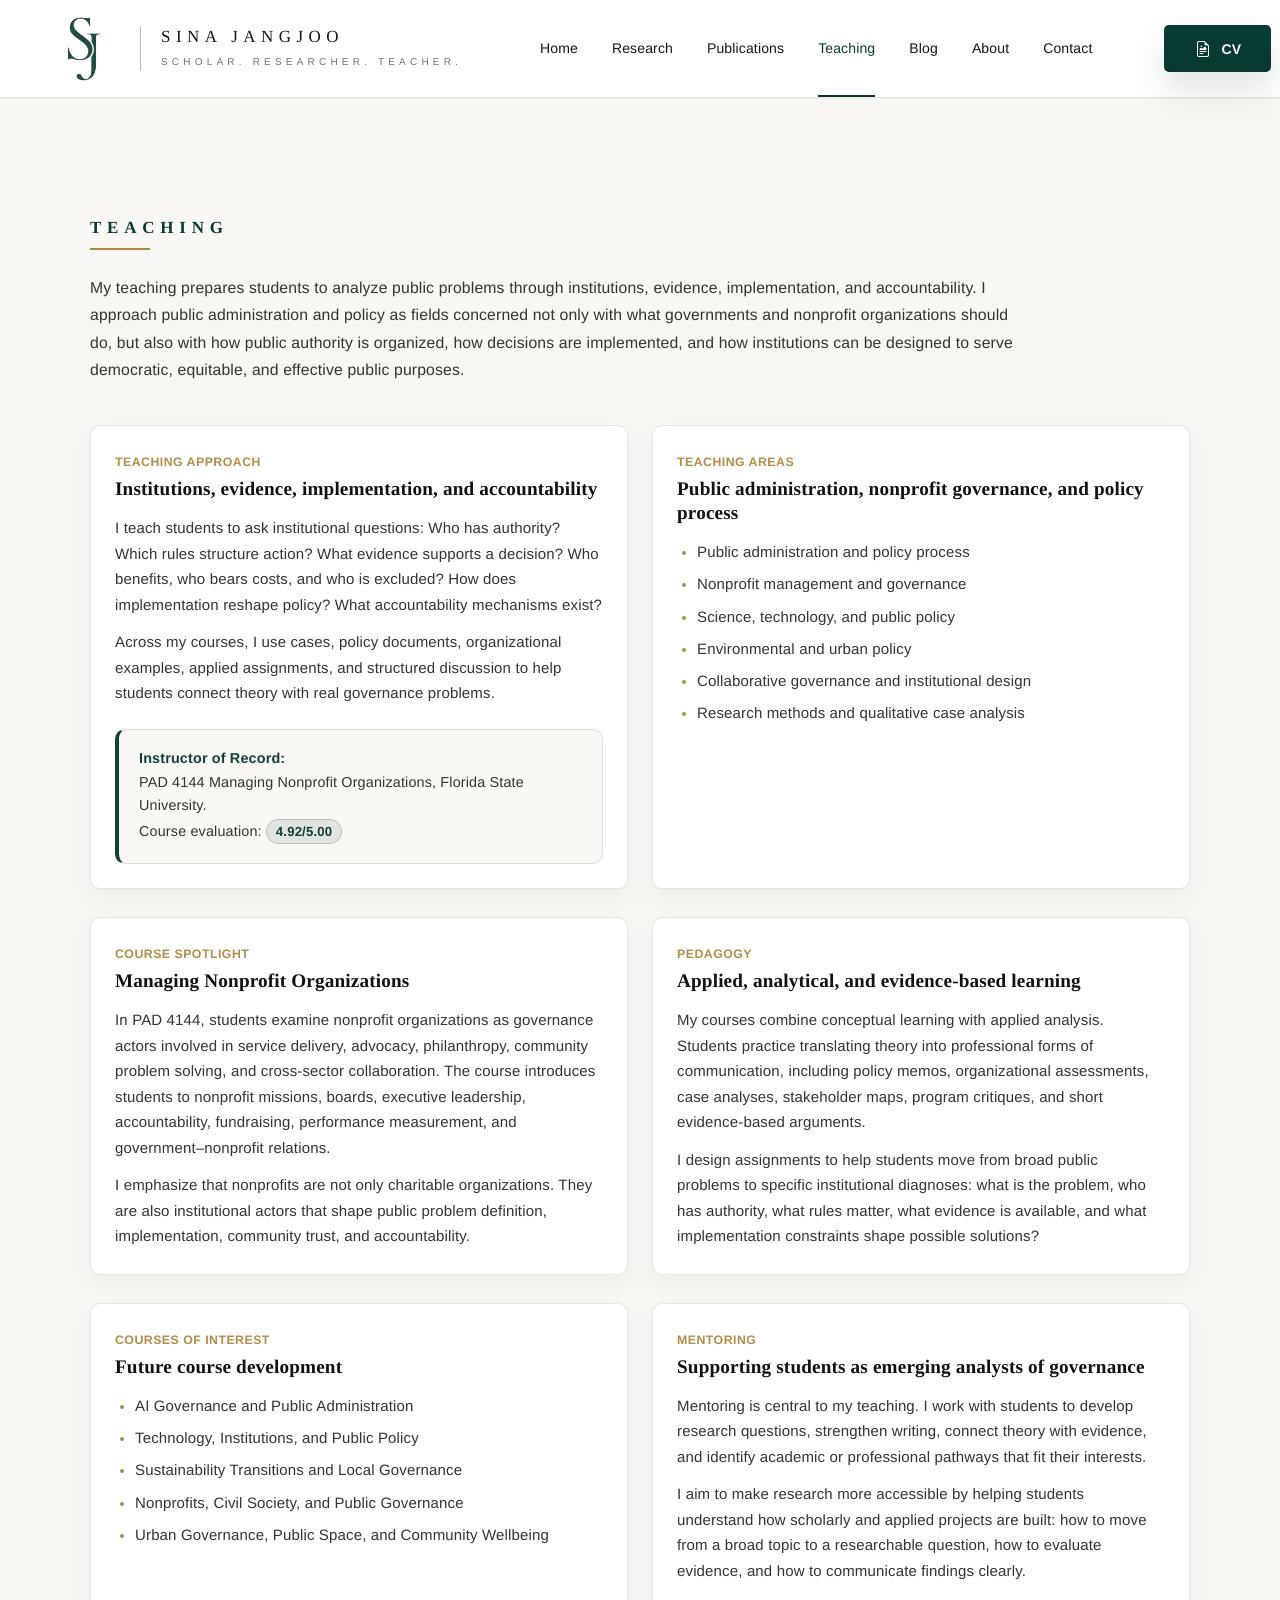
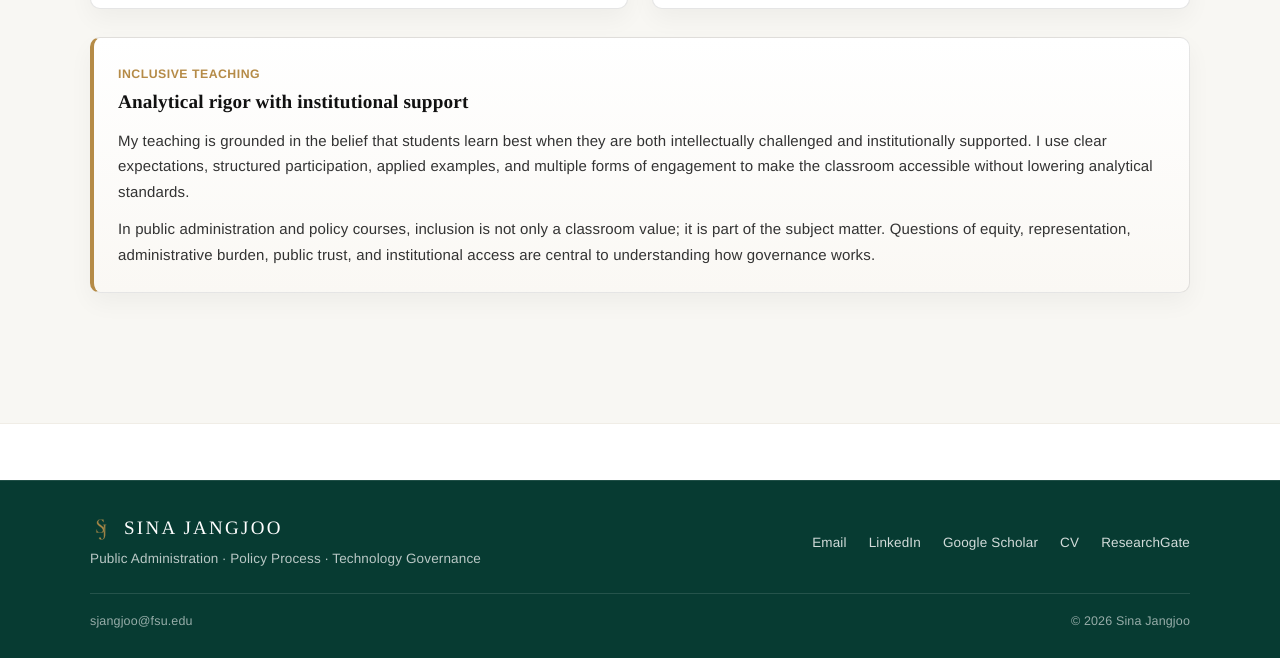
<file: teaching.html>
<!DOCTYPE html>
<html lang="en">
<head>
  <!-- Google tag (gtag.js) -->
<script async src="https://www.googletagmanager.com/gtag/js?id=G-QTLJDKC5LB"></script>
<script>
  window.dataLayer = window.dataLayer || [];
  function gtag(){dataLayer.push(arguments);}
  gtag('js', new Date());

  gtag('config', 'G-QTLJDKC5LB');
</script>
  
  <script src="nav.js"></script>
  <meta charset="utf-8">
  <meta content="width=device-width, initial-scale=1" name="viewport">
  <title>Teaching | Sina Jangjoo</title>
  <meta content="Teaching portfolio and courses by Sina Jangjoo." name="description">
  <link rel="icon" type="image/png" href="images/icon.png">
  <link rel="apple-touch-icon" href="images/icon.png">
  <link rel="stylesheet" href="style.css">

  <style>
    :root {
      --hero-image: url('images/hero-bg.jpg') !important;

      --text-main: #222222;
      --text-body: #333333;
      --text-muted: #5A5A5A;
      --heading-main: #111111;

      --accent-green: #123f36;
      --accent-gold: #b58b47;
      --accent-garnet: #782F40;
      --accent-slate: #4A5C61;

      --box-bg: #ffffff;
      --soft-bg: #FAF8F4;
      --soft-chip: #F1ECE4;
      --soft-border: rgba(0, 0, 0, 0.10);
      --box-radius: 10px;
      --box-shadow: 0 10px 24px rgba(0, 0, 0, 0.045);
    }

.teaching-section {
  padding-top: 0;
  padding-bottom: 80px;
  min-height: 75vh;
}

.teaching-section .section.block {
  padding-top: 120px;
}

.teaching-intro {
  max-width: 930px;
  margin-top: 0;
  margin-bottom: 0;
}

    .teaching-intro p {
      margin: 0;
      color: var(--text-body);
      font-size: 1.05rem;
      line-height: 1.75;
    }

    .teaching-grid {
      display: grid;
      grid-template-columns: repeat(2, minmax(0, 1fr));
      gap: 24px;
      margin-top: 28px;
    }

    .teaching-grid.first-grid {
      margin-top: 40px;
    }

    .teaching-card {
      background: var(--box-bg);
      border: 1px solid var(--soft-border);
      border-radius: var(--box-radius);
      box-shadow: var(--box-shadow);
      padding: 24px;
    }

    .teaching-card h3 {
      margin: 0 0 14px 0;
      color: var(--heading-main);
      font-family: ui-serif, Georgia, Cambria, "Times New Roman", Times, serif;
      font-size: 1.28rem;
      line-height: 1.25;
    }

    .teaching-card p {
      margin: 0 0 12px 0;
      color: var(--text-body);
      font-size: 1rem;
      line-height: 1.7;
    }

    .teaching-card p:last-child {
      margin-bottom: 0;
    }

    .eyebrow {
      display: inline-block;
      margin-bottom: 10px;
      color: var(--accent-gold);
      font-size: 0.82rem;
      font-weight: 700;
      letter-spacing: 0.04em;
      line-height: 1;
    }

    .teaching-card ul {
      margin: 14px 0 0 0;
      padding-left: 20px;
      color: var(--text-body);
      font-size: 1rem;
      line-height: 1.75;
    }

    .teaching-card li {
      margin-bottom: 6px;
    }

    .teaching-card li::marker {
      color: var(--accent-gold);
    }

    .teaching-callout {
      margin-top: 22px;
      padding: 18px 20px;
      background: var(--soft-bg);
      border-left: 4px solid var(--accent-green);
      border-top: 1px solid rgba(18, 63, 54, 0.12);
      border-right: 1px solid rgba(18, 63, 54, 0.12);
      border-bottom: 1px solid rgba(18, 63, 54, 0.12);
      border-radius: var(--box-radius);
      box-shadow: none;
    }

    .teaching-callout p {
      margin: 0;
      color: var(--text-body);
      font-size: 0.96rem;
      line-height: 1.65;
    }

    .teaching-callout strong {
      color: var(--accent-green);
      font-weight: 700;
    }

    .score-chip {
      display: inline-block;
      width: fit-content;
      padding: 5px 9px;
      border-radius: 999px;
      background: rgba(18, 63, 54, 0.10);
      color: var(--accent-green);
      border: 1px solid rgba(18, 63, 54, 0.18);
      font-size: 0.88rem;
      font-weight: 700;
      line-height: 1;
    }

    .full-width-card {
      margin-top: 28px;
    }

    .teaching-card.inclusive-card {
      border-left: 4px solid var(--accent-gold);
      background: linear-gradient(180deg, #ffffff 0%, #FAF8F4 100%);
    }

    @media (max-width: 900px) {
      .teaching-grid {
        grid-template-columns: 1fr;
      }

      .teaching-card {
        padding: 22px;
      }

      .teaching-card h3 {
        font-size: 1.18rem;
      }

      .teaching-intro p {
        font-size: 1rem;
      }
    }
  </style>
</head>

<body>

<main-nav active-page="teaching"></main-nav>

<main>
  <section class="light-block teaching-section">
    <div class="section block">
      <h1 class="section-title">Teaching</h1>
      <div class="section-line"></div>

      <div class="teaching-intro">
        <p>
          My teaching prepares students to analyze public problems through institutions, evidence, implementation, and accountability. I approach public administration and policy as fields concerned not only with what governments and nonprofit organizations should do, but also with how public authority is organized, how decisions are implemented, and how institutions can be designed to serve democratic, equitable, and effective public purposes.
        </p>
      </div>
      
      <div class="teaching-grid first-grid">
        
        <article class="teaching-card">
          <span class="eyebrow">Teaching Approach</span>
          <h3>Institutions, evidence, implementation, and accountability</h3>
          <p>
            I teach students to ask institutional questions: Who has authority? Which rules structure action? What evidence supports a decision? Who benefits, who bears costs, and who is excluded? How does implementation reshape policy? What accountability mechanisms exist?
          </p>
          <p>
            Across my courses, I use cases, policy documents, organizational examples, applied assignments, and structured discussion to help students connect theory with real governance problems.
          </p>
          
          <div class="teaching-callout">
            <p>
              <strong>Instructor of Record:</strong><br> 
              PAD 4144 Managing Nonprofit Organizations, Florida State University.<br>
              Course evaluation: <span class="score-chip">4.92/5.00</span>
            </p>
          </div>
        </article>
        
        <article class="teaching-card">
          <span class="eyebrow">Teaching Areas</span>
          <h3>Public administration, nonprofit governance, and policy process</h3>
          <ul>
            <li>Public administration and policy process</li>
            <li>Nonprofit management and governance</li>
            <li>Science, technology, and public policy</li>
            <li>Environmental and urban policy</li>
            <li>Collaborative governance and institutional design</li>
            <li>Research methods and qualitative case analysis</li>
          </ul>
        </article>

      </div>

      <div class="teaching-grid">

        <article class="teaching-card">
          <span class="eyebrow">Course Spotlight</span>
          <h3>Managing Nonprofit Organizations</h3>
          <p>
            In PAD 4144, students examine nonprofit organizations as governance actors involved in service delivery, advocacy, philanthropy, community problem solving, and cross-sector collaboration. The course introduces students to nonprofit missions, boards, executive leadership, accountability, fundraising, performance measurement, and government–nonprofit relations.
          </p>
          <p>
            I emphasize that nonprofits are not only charitable organizations. They are also institutional actors that shape public problem definition, implementation, community trust, and accountability.
          </p>
        </article>

        <article class="teaching-card">
          <span class="eyebrow">Pedagogy</span>
          <h3>Applied, analytical, and evidence-based learning</h3>
          <p>
            My courses combine conceptual learning with applied analysis. Students practice translating theory into professional forms of communication, including policy memos, organizational assessments, case analyses, stakeholder maps, program critiques, and short evidence-based arguments.
          </p>
          <p>
            I design assignments to help students move from broad public problems to specific institutional diagnoses: what is the problem, who has authority, what rules matter, what evidence is available, and what implementation constraints shape possible solutions?
          </p>
        </article>

      </div>

      <div class="teaching-grid">

        <article class="teaching-card">
          <span class="eyebrow">Courses of Interest</span>
          <h3>Future course development</h3>
          <ul>
            <li>AI Governance and Public Administration</li>
            <li>Technology, Institutions, and Public Policy</li>
            <li>Sustainability Transitions and Local Governance</li>
            <li>Nonprofits, Civil Society, and Public Governance</li>
            <li>Urban Governance, Public Space, and Community Wellbeing</li>
          </ul>
        </article>

        <article class="teaching-card">
          <span class="eyebrow">Mentoring</span>
          <h3>Supporting students as emerging analysts of governance</h3>
          <p>
            Mentoring is central to my teaching. I work with students to develop research questions, strengthen writing, connect theory with evidence, and identify academic or professional pathways that fit their interests.
          </p>
          <p>
            I aim to make research more accessible by helping students understand how scholarly and applied projects are built: how to move from a broad topic to a researchable question, how to evaluate evidence, and how to communicate findings clearly.
          </p>
        </article>

      </div>

      <article class="teaching-card inclusive-card full-width-card">
        <span class="eyebrow">Inclusive Teaching</span>
        <h3>Analytical rigor with institutional support</h3>
        <p>
          My teaching is grounded in the belief that students learn best when they are both intellectually challenged and institutionally supported. I use clear expectations, structured participation, applied examples, and multiple forms of engagement to make the classroom accessible without lowering analytical standards.
        </p>
        <p>
          In public administration and policy courses, inclusion is not only a classroom value; it is part of the subject matter. Questions of equity, representation, administrative burden, public trust, and institutional access are central to understanding how governance works.
        </p>
      </article>

    </div>
  </section>
</main>

<site-footer></site-footer>
<script src="site-footer.js"></script>

</body>
</html>
</file>
<file: style.css>
:root {
  --green: #073B32;
  --green-dark: #062820;
  --gold: #B08A45;
  --ivory: #F8F7F3;
  --paper: #FFFFFF;
  --section-tint: #F8F7F3;
  --white: #FFFFFF;
  --text: #1F2523;
  --muted: #5B625F;
  --border: #DDD8CE;
  --panel: #EFEEE9;
  --hero-bg: #F7F8F8;
  --serif: Georgia, "Times New Roman", serif;
  --sans: Arial, Helvetica, sans-serif;
  --wrap: min(1356px, calc(100% - 180px));
}

* {
  box-sizing: border-box;
}

html {
  scroll-behavior: smooth;
}

html,
body {
  margin: 0;
  background: var(--paper);
  color: var(--text);
  font-family: var(--sans);
  font-size: 15px;
  line-height: 1.58;
  letter-spacing: 0.01em;
  -webkit-font-smoothing: antialiased;
  text-rendering: geometricPrecision;
}

body {
  overflow-x: hidden;
}

a {
  color: inherit;
  text-decoration: none;
}

img {
  max-width: 100%;
  display: block;
}

section[id] {
  scroll-margin-top: 110px;
}

/* ==========================================================
   HEADER / MAIN NAVIGATION
   ========================================================== */

main-nav {
  display: block;
  width: 100%;
}

.sj-site-header {
  width: 100%;
  height: 98px;
  background: #ffffff;
  border-bottom: 1px solid #e8e5dd;
  position: relative;
  z-index: 1000;
}

.sj-header-inner {
  width: min(1390px, calc(100% - 96px));
  height: 100%;
  margin: 0 auto;
  display: grid;
  grid-template-columns: auto 1fr auto;
  align-items: center;
  column-gap: 72px;
}

.sj-header-brand {
  display: flex;
  align-items: center;
  gap: 20px;
  min-width: 420px;
}

.sj-logo-link {
  display: flex;
  align-items: center;
  justify-content: center;
  flex: 0 0 auto;
}

.sj-logo {
  width: auto;
  height: 72px;
  display: block;
  object-fit: contain;
}

.sj-vertical-divider {
  width: 1px;
  height: 44px;
  background: #b9b4aa;
  opacity: 0.95;
  flex: 0 0 auto;
}

.sj-brand-text {
  display: flex;
  flex-direction: column;
  justify-content: center;
  color: var(--green);
  line-height: 1;
  text-decoration: none;
  transform: translateY(-1px);
}

.sj-brand-name {
  font-family: var(--serif);
  font-size: 17px;
  font-weight: 400;
  letter-spacing: 0.32em;
  color: #111817;
  white-space: nowrap;
  margin: 0;
}

.sj-brand-subtitle {
  margin-top: 13px;
  font-family: var(--sans);
  font-size: 10px;
  font-weight: 400;
  letter-spacing: 0.42em;
  color: #6f7470;
  text-transform: uppercase;
  white-space: nowrap;
}

.sj-main-navigation {
  height: 100%;
  display: flex;
  align-items: center;
  justify-content: center;
  gap: 34px;
  white-space: nowrap;
}

.sj-nav-link {
  height: 100%;
  display: flex;
  align-items: center;
  position: relative;
  font-family: var(--sans);
  font-size: 14px;
  font-weight: 400;
  color: #101615;
  text-decoration: none;
  letter-spacing: 0.01em;
  transition: color 0.2s ease;
}

.sj-nav-link::after {
  content: "";
  position: absolute;
  left: 0;
  right: 0;
  bottom: 0;
  height: 2px;
  background: var(--green);
  transform: scaleX(0);
  transform-origin: center;
  transition: transform 0.2s ease;
}

.sj-nav-link:hover,
.sj-nav-link.active {
  color: var(--green);
}

.sj-nav-link:hover::after,
.sj-nav-link.active::after {
  transform: scaleX(1);
}

.sj-header-action {
  display: flex;
  align-items: center;
  justify-content: flex-end;
}

.sj-cv-button {
  height: 47px;
  min-width: 107px;
  padding: 0 25px;
  display: inline-flex;
  align-items: center;
  justify-content: center;
  gap: 11px;
  background: var(--green);
  color: #ffffff;
  border-radius: 5px;
  text-decoration: none;
  font-family: var(--sans);
  font-size: 14px;
  font-weight: 700;
  line-height: 1;
  box-shadow: 0 18px 34px rgba(6, 40, 32, 0.12);
  transition: background-color 0.2s ease, transform 0.2s ease;
}

.sj-cv-button:hover {
  background: var(--green-dark);
  transform: translateY(-1px);
}

.sj-cv-button svg {
  width: 16px;
  height: 16px;
  fill: currentColor;
  flex: 0 0 auto;
}

/* ==========================================================
   MAIN / HERO
   ========================================================== */

main {
  background: var(--paper);
}

.hero {
  height: 525px !important;
  min-height: 525px !important;
  position: relative !important;
  overflow: hidden !important;
  background-color: var(--hero-bg) !important;
  background-image: linear-gradient(90deg, rgba(255, 255, 255, 0.035), rgba(255, 255, 255, 0)), var(--hero-image) !important;
  background-repeat: no-repeat !important;
  background-size: 1536px auto !important;
  background-position: center top !important;
  border-bottom: 1px solid #efede8;
}

.hero-inner {
  width: 1536px !important;
  max-width: none !important;
  height: 525px !important;
  margin: 0 !important;
  position: absolute !important;
  left: 50% !important;
  top: 0 !important;
  transform: translateX(-50%) !important;
  overflow: hidden !important;
}

.hero-inner::before {
  content: "";
  position: absolute;
  inset: 0;
  z-index: 0;
  background-image: linear-gradient(90deg, rgba(255, 255, 255, 0.03), rgba(255, 255, 255, 0)), var(--hero-image);
  background-repeat: no-repeat;
  background-size: 1536px auto;
  background-position: center top;
  pointer-events: none;
}

.hero-copy {
  position: absolute !important;
  z-index: 2 !important;
  left: 124px !important;
  top: 48px !important;
  width: 745px !important;
  max-width: none !important;
  padding: 0 !important;
}

.eyebrow {
  display: inline-block;
  color: var(--green);
  font-size: 14px;
  line-height: 1;
  letter-spacing: 0.34em;
  font-weight: 700;
  text-transform: uppercase;
  margin-bottom: 19px;
}

h1 {
  font-family: var(--serif);
  color: var(--green);
  font-size: 36px;
  line-height: 1.18;
  margin: 0 0 21px;
  font-weight: 700;
  letter-spacing: 0.017em;
  max-width: 790px;
}

.gold-line,
.section-line {
  width: 60px;
  height: 2px;
  background: var(--gold);
  margin: 0 0 25px;
}

/* ==========================================================
   PUBLICATIONS INTRO + MANUSCRIPT PIPELINE CARD
   ========================================================== */

.publications-header-panel {
  padding-bottom: 32px;
}

.publications-intro-grid {
  display: grid;
  grid-template-columns: minmax(0, 0.92fr) minmax(380px, 0.78fr);
  gap: 44px;
  align-items: center;
  margin-top: 34px;
}

.publications-intro-copy {
  max-width: 820px;
}

.publications-intro-copy p {
  margin: 0;
  color: var(--text-body);
  font-family: ui-serif, Georgia, Cambria, "Times New Roman", Times, serif;
  font-size: clamp(1.25rem, 2vw, 1.72rem);
  line-height: 1.72;
  letter-spacing: 0.005em;
}

.pipeline-feature-card {
  position: relative;
  display: block;
  min-height: 245px;
  padding: 30px 32px 28px;
  background: #ffffff;
  border: 1px solid var(--soft-border);
  border-radius: var(--box-radius);
  box-shadow: 0 14px 32px rgba(6, 40, 32, 0.075);
  text-decoration: none;
  overflow: hidden;
  transition:
    transform 0.18s ease,
    box-shadow 0.18s ease,
    border-color 0.18s ease;
}

.pipeline-feature-card::before {
  content: "";
  position: absolute;
  left: 0;
  top: 28px;
  bottom: 28px;
  width: 4px;
  background: var(--accent-gold);
  border-radius: 999px;
}

.pipeline-feature-card::after {
  content: "";
  position: absolute;
  right: -44px;
  top: -44px;
  width: 118px;
  height: 118px;
  border-radius: 999px;
  background: rgba(18, 63, 54, 0.055);
  pointer-events: none;
}

.pipeline-feature-card:hover,
.pipeline-feature-card:focus {
  transform: translateY(-4px);
  border-color: rgba(18, 63, 54, 0.22);
  box-shadow: 0 20px 44px rgba(6, 40, 32, 0.12);
  text-decoration: none;
}

.pipeline-card-eyebrow {
  display: inline-block;
  margin: 0 0 15px 0;
  color: var(--accent-gold);
  font-size: 0.78rem;
  font-weight: 700;
  letter-spacing: 0.22em;
  line-height: 1;
  text-transform: uppercase;
}

.pipeline-feature-card h2 {
  position: relative;
  z-index: 1;
  margin: 0 0 14px 0;
  color: var(--heading-main);
  font-family: ui-serif, Georgia, Cambria, "Times New Roman", Times, serif;
  font-size: clamp(1.2rem, 1.65vw, 1.48rem);
  line-height: 1.35;
  letter-spacing: 0.005em;
}

.pipeline-feature-card p {
  position: relative;
  z-index: 1;
  margin: 0 0 24px 0;
  color: var(--text-body);
  font-size: 0.98rem;
  line-height: 1.68;
}

.pipeline-card-link {
  position: relative;
  z-index: 1;
  display: inline-flex;
  align-items: center;
  gap: 10px;
  width: fit-content;
  padding: 10px 14px;
  border-radius: 999px;
  background: rgba(18, 63, 54, 0.075);
  color: var(--accent-green);
  font-size: 0.9rem;
  line-height: 1;
  font-weight: 700;
  border: 1px solid rgba(18, 63, 54, 0.14);
  transition:
    background 0.18s ease,
    color 0.18s ease,
    border-color 0.18s ease,
    transform 0.18s ease;
}

.pipeline-feature-card:hover .pipeline-card-link,
.pipeline-feature-card:focus .pipeline-card-link {
  background: var(--accent-green);
  color: #ffffff;
  border-color: var(--accent-green);
  transform: translateX(2px);
}

@media (max-width: 980px) {
  .publications-intro-grid {
    grid-template-columns: 1fr;
    gap: 28px;
  }

  .publications-intro-copy {
    max-width: 100%;
  }

  .pipeline-feature-card {
    min-height: auto;
  }
}

@media (max-width: 640px) {
  .publications-intro-grid {
    margin-top: 24px;
    gap: 22px;
  }

  .publications-intro-copy p {
    font-size: 1.18rem;
    line-height: 1.62;
  }

  .pipeline-feature-card {
    padding: 26px 26px 24px;
  }
}

/* Keep manuscript dashboard spacing clean below the website navigation */
.page {
  padding-top: 48px;
}

@media (max-width: 760px) {
  .page {
    padding-top: 32px;
  }
}








@media (max-width: 640px) {
  .publications-intro-grid {
    gap: 18px;
    margin-top: 22px;
  }

  .publications-intro-copy,
  .pipeline-feature-card {
    padding: 24px;
  }

  .publications-intro-copy p {
    font-size: 1.15rem;
  }
}

  .pipeline-cta-button {
    width: fit-content;
  }
}

@media (max-width: 600px) {
  .pipeline-cta-button {
    width: 100%;
  }
}

.hero-copy p {
  font-size: 15px;
  line-height: 1.54;
  max-width: 760px;
  margin: 0 0 17px;
  color: #303633;
  letter-spacing: 0.014em;
}

.quote-card {
  position: absolute !important;
  z-index: 3 !important;
  right: 0 !important;
  bottom: 0 !important;
  width: 568px !important;
  height: 96px !important;
  min-height: 0 !important;
  background: linear-gradient(135deg, #0B4138, #062820);
  color: #ffffff;
  padding: 25px 34px 20px 70px !important;
  border-radius: 31px 0 0 0 !important;
  transform: none !important;
  box-shadow: 0 -12px 30px rgba(6, 40, 32, 0.10) !important;
}

.quote-card .quote-mark {
  position: absolute;
  left: 30px !important;
  top: 20px !important;
  color: var(--gold);
  font-family: var(--serif);
  font-size: 52px;
  line-height: 1;
}

.quote-card p {
  margin: 0;
  font-size: 16px !important;
  line-height: 1.55 !important;
  letter-spacing: 0.01em;
  max-width: 425px !important;
}

/* ==========================================================
   HONORS / RECOGNITION AUTO-SLIDER
   Shows 4 cards on desktop, 2 on tablet, 1 on mobile.
   Matches the site's academic green/gold/ivory identity.
   ========================================================== */

.honors-section {
  background: var(--paper);
}

.honors-head {
  display: grid;
  grid-template-columns: 1fr auto;
  gap: 24px;
  align-items: end;
  margin-bottom: 26px;
}

.honors-intro {
  max-width: 980px;
  color: var(--text-body);
  font-size: 1rem;
  line-height: 1.72;
  margin: 0;
}

.honors-controls {
  display: inline-flex;
  align-items: center;
  gap: 10px;
}

.honors-control {
  width: 42px;
  height: 42px;
  border-radius: 999px;
  border: 1px solid var(--soft-border);
  background: #ffffff;
  color: var(--accent-green);
  display: inline-flex;
  align-items: center;
  justify-content: center;
  cursor: pointer;
  font-size: 1.25rem;
  line-height: 1;
  box-shadow: var(--box-shadow);
  transition: transform 0.18s ease, border-color 0.18s ease, background 0.18s ease;
}

.honors-control:hover {
  transform: translateY(-2px);
  border-color: rgba(18, 63, 54, 0.24);
  background: var(--soft-bg);
}

.honors-carousel {
  position: relative;
  margin-top: 28px;
}

.honors-carousel-viewport {
  overflow: hidden;
  width: 100%;
}

.honors-track {
  display: flex;
  gap: 24px;
  transition: transform 0.55s ease;
  will-change: transform;
}

.honor-card {
  flex: 0 0 calc((100% - 72px) / 4);
  background: var(--box-bg);
  border: 1px solid var(--soft-border);
  border-radius: var(--box-radius);
  box-shadow: var(--box-shadow);
  padding: 24px;
  min-height: 250px;
  display: flex;
  flex-direction: column;
  color: inherit;
}

.honor-year {
  display: inline-flex;
  width: fit-content;
  align-items: center;
  padding: 7px 11px;
  border-radius: 999px;
  background: var(--soft-chip);
  color: var(--accent-green);
  font-size: 0.8rem;
  line-height: 1;
  font-weight: 700;
  letter-spacing: 0.02em;
  margin-bottom: 14px;
}

.honor-card h3 {
  margin-top: 0;
  margin-bottom: 12px;
  font-family: ui-serif, Georgia, Cambria, "Times New Roman", Times, serif;
  color: var(--heading-main);
  font-size: 1.18rem;
  line-height: 1.28;
}

.honor-card p {
  color: var(--text-body);
  font-size: 0.95rem;
  line-height: 1.65;
  margin: 0;
}

.honor-tag-row {
  display: flex;
  flex-wrap: wrap;
  gap: 8px;
  margin-top: auto;
  padding-top: 18px;
}

.honor-tag-row span {
  display: inline-block;
  padding: 7px 10px;
  border-radius: 999px;
  background: var(--soft-chip);
  color: #4a4038;
  font-size: 0.78rem;
  line-height: 1;
  font-weight: 500;
}

.honors-dots {
  display: flex;
  justify-content: center;
  gap: 8px;
  margin-top: 22px;
}

.honors-dot {
  width: 8px;
  height: 8px;
  border-radius: 999px;
  border: 0;
  background: rgba(18, 63, 54, 0.22);
  cursor: pointer;
  padding: 0;
}

.honors-dot.active {
  width: 24px;
  background: var(--accent-green);
}

.honors-full {
  margin-top: 28px;
  background: var(--box-bg);
  border: 1px solid var(--soft-border);
  border-radius: var(--box-radius);
  box-shadow: var(--box-shadow);
  overflow: hidden;
}

.honors-full summary {
  cursor: pointer;
  padding: 20px 24px;
  color: var(--accent-green);
  font-weight: 700;
  font-size: 0.9rem;
  letter-spacing: 0.06em;
  text-transform: uppercase;
  list-style-position: inside;
}

.honors-full-list {
  padding: 0 24px 24px 24px;
  margin: 0;
  list-style: none;
}

.honors-full-list li {
  display: grid;
  grid-template-columns: 1fr auto;
  gap: 18px;
  padding: 13px 0;
  border-top: 1px solid rgba(0, 0, 0, 0.08);
  color: var(--text-body);
  font-size: 0.95rem;
  line-height: 1.55;
}

.honors-full-list strong {
  color: var(--heading-main);
  font-weight: 700;
}

.honors-full-list .year {
  color: var(--accent-gold);
  font-weight: 700;
  white-space: nowrap;
}

@media (max-width: 1100px) {
  .honors-head {
    grid-template-columns: 1fr;
    align-items: start;
  }

  .honors-controls {
    justify-content: flex-start;
  }

  .honor-card {
    flex-basis: calc((100% - 24px) / 2);
  }
}

@media (max-width: 700px) {
  .honor-card {
    flex-basis: 100%;
  }

  .honors-full-list li {
    grid-template-columns: 1fr;
    gap: 4px;
  }

  .honors-full-list .year {
    white-space: normal;
  }
}

@media (prefers-reduced-motion: reduce) {
  .honors-track {
    transition: none;
  }
}


/* ==========================================================
   SECTIONS / RESEARCH CARDS
   ========================================================== */

.section {
  width: var(--wrap);
  margin: 0 auto;
}

.block {
  padding: 50px 0;
}

.research-top {
  padding-top: 51px;
  padding-bottom: 10px;
  background: var(--paper);
  box-shadow: 0 0 0 100vmax var(--paper);
  clip-path: inset(0 -100vmax);
}

.section-title {
  font-size: 17px;
  letter-spacing: 0.34em;
  color: var(--green);
  text-transform: uppercase;
  font-weight: 700;
  margin: 0 0 10px;
  line-height: 1.1;
}

.research-grid {
  display: grid;
  grid-template-columns: repeat(5, 1fr);
  gap: 18px;
}

.research-card {
  background: #ffffff;
  border: 1px solid var(--border);
  border-radius: 5px;
  min-height: 266px;
  padding: 12px 22px 16px;
  display: flex;
  flex-direction: column;
  box-shadow: 0 3px 12px rgba(31, 37, 35, 0.025);
}

.icon-wrap {
  width: 64px;
  height: 64px;
  border-radius: 50%;
  background: #edf0ee;
  margin: 0 auto 12px;
  color: var(--green);
  display: grid;
  place-items: center;
  flex: 0 0 auto;
}

.icon-wrap svg {
  width: 42px;
  height: 42px;
  fill: none;
  stroke: currentColor;
  stroke-linecap: round;
  stroke-linejoin: round;
  shape-rendering: geometricPrecision;
  overflow: visible;
}

.research-grid .icon-wrap svg * {
  vector-effect: non-scaling-stroke;
}

.research-card .icon-wrap {
  width: 64px !important;
  height: 64px !important;
  padding: 0 !important;
  background: transparent !important;
  border: none !important;
  overflow: hidden !important;
  border-radius: 50% !important;
  display: grid !important;
  place-items: center !important;
}

.research-card .icon-wrap img {
  width: 100% !important;
  height: 100% !important;
  display: block !important;
  object-fit: cover !important;
  border-radius: 50% !important;
  image-rendering: auto !important;
}

.research-card .icon-wrap svg {
  display: none !important;
}

.num {
  font-family: var(--serif);
  font-size: 14px;
  color: var(--gold);
  margin-bottom: 3px;
  line-height: 1;
}

.research-card h3 {
  font-family: var(--serif);
  font-size: 18px;
  line-height: 1.18;
  color: #151b19;
  margin: 0 0 13px;
  font-weight: 700;
  letter-spacing: 0.005em;
}

.research-card p {
  font-size: 13.5px;
  line-height: 1.55;
  color: #404844;
  margin: 0 0 16px;
  letter-spacing: 0.008em;
}

.learn {
  margin-top: auto;
  color: var(--green);
  font-weight: 700;
  font-size: 13.5px;
  display: inline-flex;
  gap: 14px;
  align-items: center;
  line-height: 1;
}

.methods-band {
  margin-top: 22px;
  background: #eeeee9;
  border-radius: 5px;
  display: grid;
  grid-template-columns: 104px 1fr 205px;
  align-items: center;
  gap: 14px;
  padding: 18px 30px 17px 32px;
  min-height: 92px;
}

.methods-band .icon-wrap {
  width: 67px;
  height: 67px;
  margin: 0;
  background: transparent;
  border: 0;
  color: var(--green);
  overflow: hidden;
  border-radius: 50%;
  display: grid;
  place-items: center;
}

.methods-band .icon-wrap img {
  width: 100%;
  height: 100%;
  display: block;
  object-fit: cover;
  border-radius: 50%;
  image-rendering: auto;
}

.methods-band h3 {
  font-size: 14px;
  letter-spacing: 0.28em;
  text-transform: uppercase;
  color: var(--green);
  margin: 0 0 6px;
  line-height: 1.1;
  font-weight: 700;
}

.methods-band p {
  margin: 0;
  color: #4a504d;
  line-height: 1.45;
  font-size: 13.5px;
  letter-spacing: 0.012em;
}

.btn {
  display: inline-flex;
  align-items: center;
  justify-content: center;
  background: var(--green);
  color: white;
  border-radius: 5px;
  padding: 13px 24px;
  font-weight: 700;
  white-space: nowrap;
  font-size: 13.5px;
  min-width: 205px;
}

/* ==========================================================
   LOWER PAGE CONTENT
   ========================================================== */

.light-block {
  background: var(--section-tint);
  border-top: 1px solid #f0ede6;
  border-bottom: 1px solid #f0ede6;
}

main > section.section.block {
  background: var(--paper);
  box-shadow: 0 0 0 100vmax var(--paper);
  clip-path: inset(0 -100vmax);
}

main > section.light-block + section.section.block {
  background: var(--paper);
  box-shadow: 0 0 0 100vmax var(--paper);
  clip-path: inset(0 -100vmax);
}

main > section.research-top {
  background: var(--paper) !important;
  box-shadow: 0 0 0 100vmax var(--paper) !important;
  clip-path: inset(0 -100vmax) !important;
}

main > section.light-block {
  background: var(--section-tint) !important;
  border-top: 1px solid #f0ede6 !important;
  border-bottom: 1px solid #f0ede6 !important;
}

.two-col {
  display: grid;
  grid-template-columns: 1fr 1fr;
  gap: 44px;
  align-items: start;
}

.copy-card,
.pub-card,
.note-card {
  background: #ffffff;
  border: 1px solid var(--border);
  border-radius: 8px;
  padding: 30px;
  box-shadow: 0 6px 30px rgba(6, 40, 32, 0.05);
}

.copy-card h3,
.pub-card h3,
.note-card h3 {
  font-family: var(--serif);
  color: var(--green);
  font-size: 25px;
  line-height: 1.2;
  margin: 0 0 14px;
}

.copy-card p,
.pub-card p,
.note-card p {
  color: #39413e;
  margin: 0 0 14px;
  line-height: 1.65;
}

.copy-card ul {
  margin: 12px 0 0 20px;
  padding: 0;
  color: #39413e;
}

.copy-card li {
  margin: 7px 0;
}

.concept-strip {
  display: flex;
  flex-wrap: wrap;
  gap: 10px;
  margin-top: 18px;
}

.concept-strip span,
.status {
  border: 1px solid var(--border);
  border-radius: 999px;
  padding: 6px 11px;
  background: #f6f5f1;
  color: var(--green);
  font-weight: 700;
  font-size: 12px;
  text-transform: none;
  letter-spacing: 0.02em;
}

.pub-grid,
.notes-grid {
  display: grid;
  grid-template-columns: repeat(3, 1fr);
  gap: 22px;
}

.pub-card,
.note-card {
  min-height: 260px;
}

.citation {
  font-size: 13.5px;
  color: var(--muted);
  font-style: italic;
  line-height: 1.55;
}

.pub-links a {
  display: inline-flex;
  margin-right: 10px;
  margin-top: 8px;
  color: var(--green);
  font-weight: 700;
  font-size: 13px;
}

.small {
  font-size: 13px;
  color: var(--muted);
}

/* ==========================================================
   GENERIC PAGE STYLING
   This helps research.html, publications.html, and media.html
   keep a clean layout even if they use simple section markup.
   ========================================================== */

.page-section {
  width: var(--wrap);
  margin: 0 auto;
  padding: 54px 0;
}

.page-kicker {
  display: block;
  color: var(--green);
  font-size: 13px;
  line-height: 1;
  letter-spacing: 0.34em;
  font-weight: 700;
  text-transform: uppercase;
  margin-bottom: 18px;
}

.page-title {
  font-family: var(--serif);
  color: var(--green);
  font-size: 36px;
  line-height: 1.22;
  margin: 0 0 20px;
  max-width: 1180px;
}

.page-lede {
  color: #303633;
  font-size: 15px;
  line-height: 1.7;
  max-width: 1200px;
  margin: 0 0 18px;
}

.page-quote {
  font-family: var(--serif);
  color: var(--green);
  font-size: 21px;
  line-height: 1.45;
  margin: 24px 0;
  padding-left: 22px;
  border-left: 3px solid var(--gold);
}

/* ==========================================================
   FOOTER
   ========================================================== */

.footer {
  background: var(--green-dark) !important;
  color: #ffffff;
  padding: 42px 0;
  margin-top: 40px;
}

.footer-inner {
  width: var(--wrap);
  margin: 0 auto;
  display: flex;
  justify-content: space-between;
  gap: 28px;
  align-items: center;
}

.footer a {
  color: #ffffff;
  margin-left: 18px;
}

/* ==========================================================
   RESPONSIVE
   ========================================================== */

@media (max-width: 1200px) {
  :root {
    --wrap: min(100% - 50px, 1100px);
  }

  .sj-header-inner {
    width: min(100% - 48px, 1100px);
    column-gap: 34px;
  }

  .sj-header-brand {
    min-width: 340px;
    gap: 16px;
  }

  .sj-logo {
    height: 62px;
  }

  .sj-brand-name {
    font-size: 15px;
    letter-spacing: 0.26em;
  }

  .sj-brand-subtitle {
    font-size: 9px;
    letter-spacing: 0.32em;
  }

  .sj-main-navigation {
    gap: 22px;
  }

  .sj-nav-link {
    font-size: 13px;
  }

  .hero {
    height: auto;
    min-height: 525px;
    background-position: center top;
  }

  .hero-copy {
    max-width: 100%;
    width: auto;
  }

  .quote-card {
    width: min(620px, 84%);
  }

  .research-grid {
    grid-template-columns: repeat(2, 1fr);
  }

  .methods-band {
    grid-template-columns: 90px 1fr;
  }

  .methods-band .btn {
    grid-column: 2;
  }

  .pub-grid,
  .notes-grid {
    grid-template-columns: 1fr 1fr;
  }
}

/* ==========================================================
   RESEARCH GRANTS / SPONSORED RESEARCH
   ========================================================== */

.grants-grid {
  display: grid;
  grid-template-columns: repeat(3, minmax(0, 1fr));
  gap: 24px;
  margin-top: 28px;
}

.grant-card {
  background: var(--box-bg);
  border: 1px solid var(--soft-border);
  border-radius: var(--box-radius);
  box-shadow: var(--box-shadow);
  padding: 24px;
  display: flex;
  flex-direction: column;
  min-height: 300px;
}

.grant-card h3 {
  margin-top: 0;
  margin-bottom: 12px;
  font-family: ui-serif, Georgia, Cambria, "Times New Roman", Times, serif;
  color: var(--heading-main);
  font-size: 1.24rem;
  line-height: 1.28;
}

.grant-card p {
  color: var(--text-body);
  font-size: 1rem;
  line-height: 1.7;
  margin: 0 0 14px;
}

.grant-meta {
  margin-top: auto;
  padding-top: 14px;
  border-top: 1px solid rgba(0, 0, 0, 0.08);
  display: grid;
  gap: 8px;
  color: var(--text-muted);
  font-size: 0.92rem;
  line-height: 1.45;
}

.grant-meta strong {
  color: var(--accent-green);
}

.grant-role {
  display: inline-flex;
  width: fit-content;
  align-items: center;
  padding: 7px 11px;
  border-radius: 999px;
  background: #F1ECE4;
  color: var(--accent-green);
  font-size: 0.8rem;
  line-height: 1;
  font-weight: 700;
  letter-spacing: 0.02em;
  margin-bottom: 14px;
}

@media (max-width: 900px) {
  .grants-grid {
    grid-template-columns: 1fr;
  }
}

@media (max-width: 900px) {
  .sj-site-header {
    height: auto;
  }

  .sj-header-inner {
    width: calc(100% - 32px);
    padding: 14px 0;
    display: flex;
    flex-wrap: wrap;
    gap: 16px 24px;
  }

  .sj-header-brand {
    min-width: 0;
    flex: 1 1 auto;
  }

  .sj-logo {
    height: 54px;
  }

  .sj-vertical-divider {
    height: 38px;
  }

  .sj-brand-name {
    font-size: 15px;
    letter-spacing: 0.22em;
  }

  .sj-brand-subtitle {
    margin-top: 9px;
    font-size: 8px;
    letter-spacing: 0.24em;
  }

  .sj-header-action {
    margin-left: auto;
  }

  .sj-main-navigation {
    order: 3;
    width: 100%;
    height: auto;
    justify-content: flex-start;
    gap: 24px;
    overflow-x: auto;
    padding-bottom: 4px;
  }

  .sj-nav-link {
    height: 34px;
    flex: 0 0 auto;
  }

  .sj-cv-button {
    height: 42px;
    min-width: 92px;
    padding: 0 20px;
  }
}

@media (max-width: 760px) {
  :root {
    --wrap: calc(100% - 28px);
  }

  body {
    font-size: 15px;
  }

  .hero {
    min-height: 720px;
  }

  .hero-copy {
    left: 24px !important;
    width: calc(100% - 48px) !important;
    padding: 40px 0 430px;
  }

  h1,
  .page-title {
    font-size: 32px;
  }

  .quote-card {
    height: auto;
    min-height: 110px;
    padding: 24px 22px 22px 62px !important;
  }

  .quote-card p {
    font-size: 15px;
  }

  .research-grid,
  .two-col,
  .pub-grid,
  .notes-grid {
    grid-template-columns: 1fr;
  }

  .methods-band {
    grid-template-columns: 1fr;
    padding: 22px;
  }

  .methods-band .btn {
    grid-column: auto;
  }

  .footer-inner {
    display: block;
  }

  .footer a {
    display: inline-block;
    margin: 12px 18px 0 0;
  }
}

@media (max-width: 560px) {
  .sj-header-inner {
    width: calc(100% - 24px);
  }

  .sj-header-brand {
    width: 100%;
  }

  .sj-logo {
    height: 48px;
  }

  .sj-brand-name {
    font-size: 14px;
    letter-spacing: 0.18em;
  }

  .sj-brand-subtitle {
    font-size: 7.5px;
    letter-spacing: 0.18em;
  }

  .sj-header-action {
    width: 100%;
    justify-content: flex-start;
  }

  .sj-main-navigation {
    gap: 20px;
  }
}

/* ==========================================================
   BLOG AUTHOR ROW
   Applies globally to:
   - Blog listing cards
   - Latest from the Blog cards on index.html
   - Individual post pages on post.html
   ========================================================== */

.post-author {
  display: inline-flex !important;
  align-items: center !important;
  gap: 9px !important;
  margin: 0 0 14px 0 !important;
  color: var(--text) !important;
  font-family: var(--sans) !important;
  font-size: 13px !important;
  font-weight: 500 !important;
  line-height: 1.2 !important;
  letter-spacing: 0.01em !important;
  text-transform: none !important;
}

.author-avatar-wrap {
  display: inline-flex !important;
  align-items: center !important;
  justify-content: center !important;
  width: 32px !important;
  height: 32px !important;
  flex: 0 0 32px !important;
}

.author-avatar {
  width: 32px !important;
  height: 32px !important;
  min-width: 32px !important;
  max-width: 32px !important;
  border-radius: 50% !important;
  border: 1px solid #d6d6d6 !important;
  background: #555555 !important;
  box-sizing: border-box !important;
}

.author-avatar-img {
  display: block !important;
  object-fit: cover !important;
  object-position: center !important;
}

.author-avatar-fallback {
  display: inline-block;
  background: #555555 !important;
}

.author-name {
  display: inline-block !important;
  color: var(--text) !important;
  font-family: var(--sans) !important;
  font-size: 13px !important;
  font-weight: 500 !important;
  letter-spacing: 0.01em !important;
  line-height: 1.2 !important;
  text-transform: none !important;
}

/* Home page: Latest from the Blog cards */
.note-card .post-author {
  margin-top: -2px !important;
  margin-bottom: 16px !important;
}

.note-card .author-avatar,
.note-card .author-avatar-img,
.note-card .author-avatar-fallback {
  width: 32px !important;
  height: 32px !important;
  min-width: 32px !important;
  max-width: 32px !important;
}

/* Blog page: Latest cards and all-entry cards */
.featured-card .post-author,
.media-card .post-author {
  margin-top: -2px !important;
  margin-bottom: 14px !important;
}

.featured-card .author-avatar,
.featured-card .author-avatar-img,
.featured-card .author-avatar-fallback,
.media-card .author-avatar,
.media-card .author-avatar-img,
.media-card .author-avatar-fallback {
  width: 32px !important;
  height: 32px !important;
  min-width: 32px !important;
  max-width: 32px !important;
}

/* Individual blog post page */
.post-article .post-author {
  margin-top: 0 !important;
  margin-bottom: 18px !important;
}

.post-article .author-avatar-wrap {
  width: 36px !important;
  height: 36px !important;
  flex-basis: 36px !important;
}

.post-article .author-avatar,
.post-article .author-avatar-img,
.post-article .author-avatar-fallback {
  width: 36px !important;
  height: 36px !important;
  min-width: 36px !important;
  max-width: 36px !important;
}

.post-article .author-name {
  color: var(--text) !important;
  font-size: 14px !important;
  font-weight: 500 !important;
  letter-spacing: 0.01em !important;
  text-transform: none !important;
}

/* Prevent global img rules from making author photos large */
.post-author img {
  width: 32px !important;
  height: 32px !important;
  min-width: 32px !important;
  max-width: 32px !important;
  border-radius: 50% !important;
  object-fit: cover !important;
  object-position: center !important;
}

.post-article .post-author img {
  width: 36px !important;
  height: 36px !important;
  min-width: 36px !important;
  max-width: 36px !important;
}

/* ==========================================================
   MOBILE HERO + HEADER FIX
   Keeps desktop composition unchanged.
   Converts the fixed 1536px hero into a fluid mobile layout.
   Paste at the very bottom of style.css.
   ========================================================== */

@media (max-width: 900px) {

  html,
  body {
    width: 100%;
    max-width: 100%;
    overflow-x: hidden !important;
  }

  main {
    width: 100%;
    max-width: 100%;
    overflow-x: hidden !important;
  }

  /* ------------------------------
     Header / navigation on mobile
     ------------------------------ */

  .sj-site-header {
    height: auto !important;
    min-height: 0 !important;
  }

  .sj-header-inner {
    width: calc(100% - 28px) !important;
    max-width: 100% !important;
    height: auto !important;
    margin: 0 auto !important;
    padding: 14px 0 10px !important;
    display: grid !important;
    grid-template-columns: 1fr auto !important;
    grid-template-areas:
      "brand brand"
      "cv cv"
      "nav nav" !important;
    column-gap: 14px !important;
    row-gap: 12px !important;
    align-items: center !important;
  }

  .sj-header-brand {
    grid-area: brand !important;
    width: 100% !important;
    min-width: 0 !important;
    display: flex !important;
    align-items: center !important;
    gap: 14px !important;
  }

  .sj-logo {
    height: 54px !important;
    width: auto !important;
    flex: 0 0 auto !important;
  }

  .sj-vertical-divider {
    height: 38px !important;
    flex: 0 0 auto !important;
  }

  .sj-brand-text {
    min-width: 0 !important;
    overflow: hidden !important;
  }

  .sj-brand-name {
    font-size: 14px !important;
    letter-spacing: 0.22em !important;
    white-space: nowrap !important;
  }

  .sj-brand-subtitle {
    margin-top: 9px !important;
    font-size: 7.5px !important;
    letter-spacing: 0.22em !important;
    white-space: nowrap !important;
  }

  .sj-header-action {
    grid-area: cv !important;
    width: 100% !important;
    justify-content: flex-start !important;
    margin: 0 !important;
  }

  .sj-cv-button {
    height: 42px !important;
    min-width: 96px !important;
    padding: 0 20px !important;
    font-size: 14px !important;
    border-radius: 6px !important;
  }

  .sj-main-navigation {
    grid-area: nav !important;
    width: 100% !important;
    height: auto !important;
    display: flex !important;
    justify-content: flex-start !important;
    gap: 24px !important;
    overflow-x: auto !important;
    overflow-y: hidden !important;
    white-space: nowrap !important;
    padding: 2px 0 6px !important;
    -webkit-overflow-scrolling: touch !important;
    scrollbar-width: none !important;
  }

  .sj-main-navigation::-webkit-scrollbar {
    display: none !important;
  }

  .sj-nav-link {
    height: 34px !important;
    flex: 0 0 auto !important;
    font-size: 14px !important;
  }


  /* ------------------------------
     Mobile hero correction
     ------------------------------ */

  .hero {
    height: auto !important;
    min-height: 0 !important;
    width: 100% !important;
    max-width: 100% !important;
    overflow: hidden !important;
    background-color: #f7f8f8 !important;
    background-image: none !important;
    border-bottom: 1px solid #efede8 !important;
  }

  .hero-inner {
    position: relative !important;
    left: auto !important;
    top: auto !important;
    transform: none !important;
    width: 100% !important;
    max-width: 100% !important;
    height: auto !important;
    min-height: 0 !important;
    margin: 0 !important;
    padding: 0 !important;
    overflow: hidden !important;
  }

  .hero-inner::before {
    content: "" !important;
    position: absolute !important;
    inset: 0 !important;
    z-index: 0 !important;
    pointer-events: none !important;

    background-image:
      linear-gradient(
        180deg,
        rgba(247, 248, 248, 0.96) 0%,
        rgba(247, 248, 248, 0.90) 38%,
        rgba(247, 248, 248, 0.82) 63%,
        rgba(247, 248, 248, 0.96) 100%
      ),
      var(--hero-image) !important;

    background-repeat: no-repeat !important;
    background-size: 1040px auto !important;
    background-position: 58% top !important;
    opacity: 1 !important;
  }

  .hero-copy {
    position: relative !important;
    z-index: 2 !important;
    left: auto !important;
    top: auto !important;
    width: 100% !important;
    max-width: 100% !important;
    padding: 42px 22px 270px !important;
  }

  .hero-copy .eyebrow,
  .eyebrow {
    font-size: 11px !important;
    letter-spacing: 0.28em !important;
    margin-bottom: 18px !important;
  }

  .hero-copy h1,
  h1 {
    font-size: clamp(2rem, 9vw, 2.55rem) !important;
    line-height: 1.14 !important;
    max-width: 100% !important;
    margin-bottom: 20px !important;
  }

  .hero-copy p {
    max-width: 100% !important;
    font-size: 15px !important;
    line-height: 1.68 !important;
    margin-bottom: 16px !important;
  }

  .quote-card {
    position: relative !important;
    z-index: 3 !important;
    right: auto !important;
    bottom: auto !important;
    width: calc(100% - 28px) !important;
    max-width: none !important;
    height: auto !important;
    min-height: 106px !important;
    margin: -225px 0 0 auto !important;
    padding: 24px 22px 24px 62px !important;
    border-radius: 28px 0 0 0 !important;
    transform: none !important;
  }

  .quote-card .quote-mark {
    left: 26px !important;
    top: 18px !important;
    font-size: 46px !important;
  }

  .quote-card p {
    max-width: 100% !important;
    font-size: 15px !important;
    line-height: 1.55 !important;
  }

  .research-top {
    padding-top: 44px !important;
  }
}


/* Extra-small phones */
@media (max-width: 480px) {

  .sj-header-inner {
    width: calc(100% - 24px) !important;
  }

  .sj-logo {
    height: 48px !important;
  }

  .sj-brand-name {
    font-size: 13px !important;
    letter-spacing: 0.18em !important;
  }

  .sj-brand-subtitle {
    font-size: 7px !important;
    letter-spacing: 0.17em !important;
  }

  .sj-main-navigation {
    gap: 21px !important;
  }

  .hero-copy {
    padding: 38px 20px 250px !important;
  }

  .hero-copy h1,
  h1 {
    font-size: clamp(1.85rem, 9vw, 2.25rem) !important;
  }

  .hero-inner::before {
    background-size: 940px auto !important;
    background-position: 56% top !important;
  }

  .quote-card {
    width: calc(100% - 20px) !important;
    margin-top: -205px !important;
  }
}

/* ==========================================================
   DESKTOP HERO TEXT FIT FIX
   Keeps the locked desktop hero image composition.
   Only moves and tightens the text block.
   ========================================================== */

@media (min-width: 901px) {

  .hero-copy {
    top: 38px !important;
  }

  .hero-copy h1 {
    font-size: clamp(1.85rem, 3.25vw, 2.55rem) !important;
    line-height: 1.2 !important;
    margin-top: 18px !important;
    margin-bottom: 16px !important;
  }

  .hero-copy .gold-line,
  .hero-copy + .gold-line,
  .gold-line {
    margin-bottom: 18px !important;
  }

  .hero-copy p {
    font-size: 14px !important;
    line-height: 1.72 !important;
    margin-bottom: 12px !important;
  }
}
</file>
